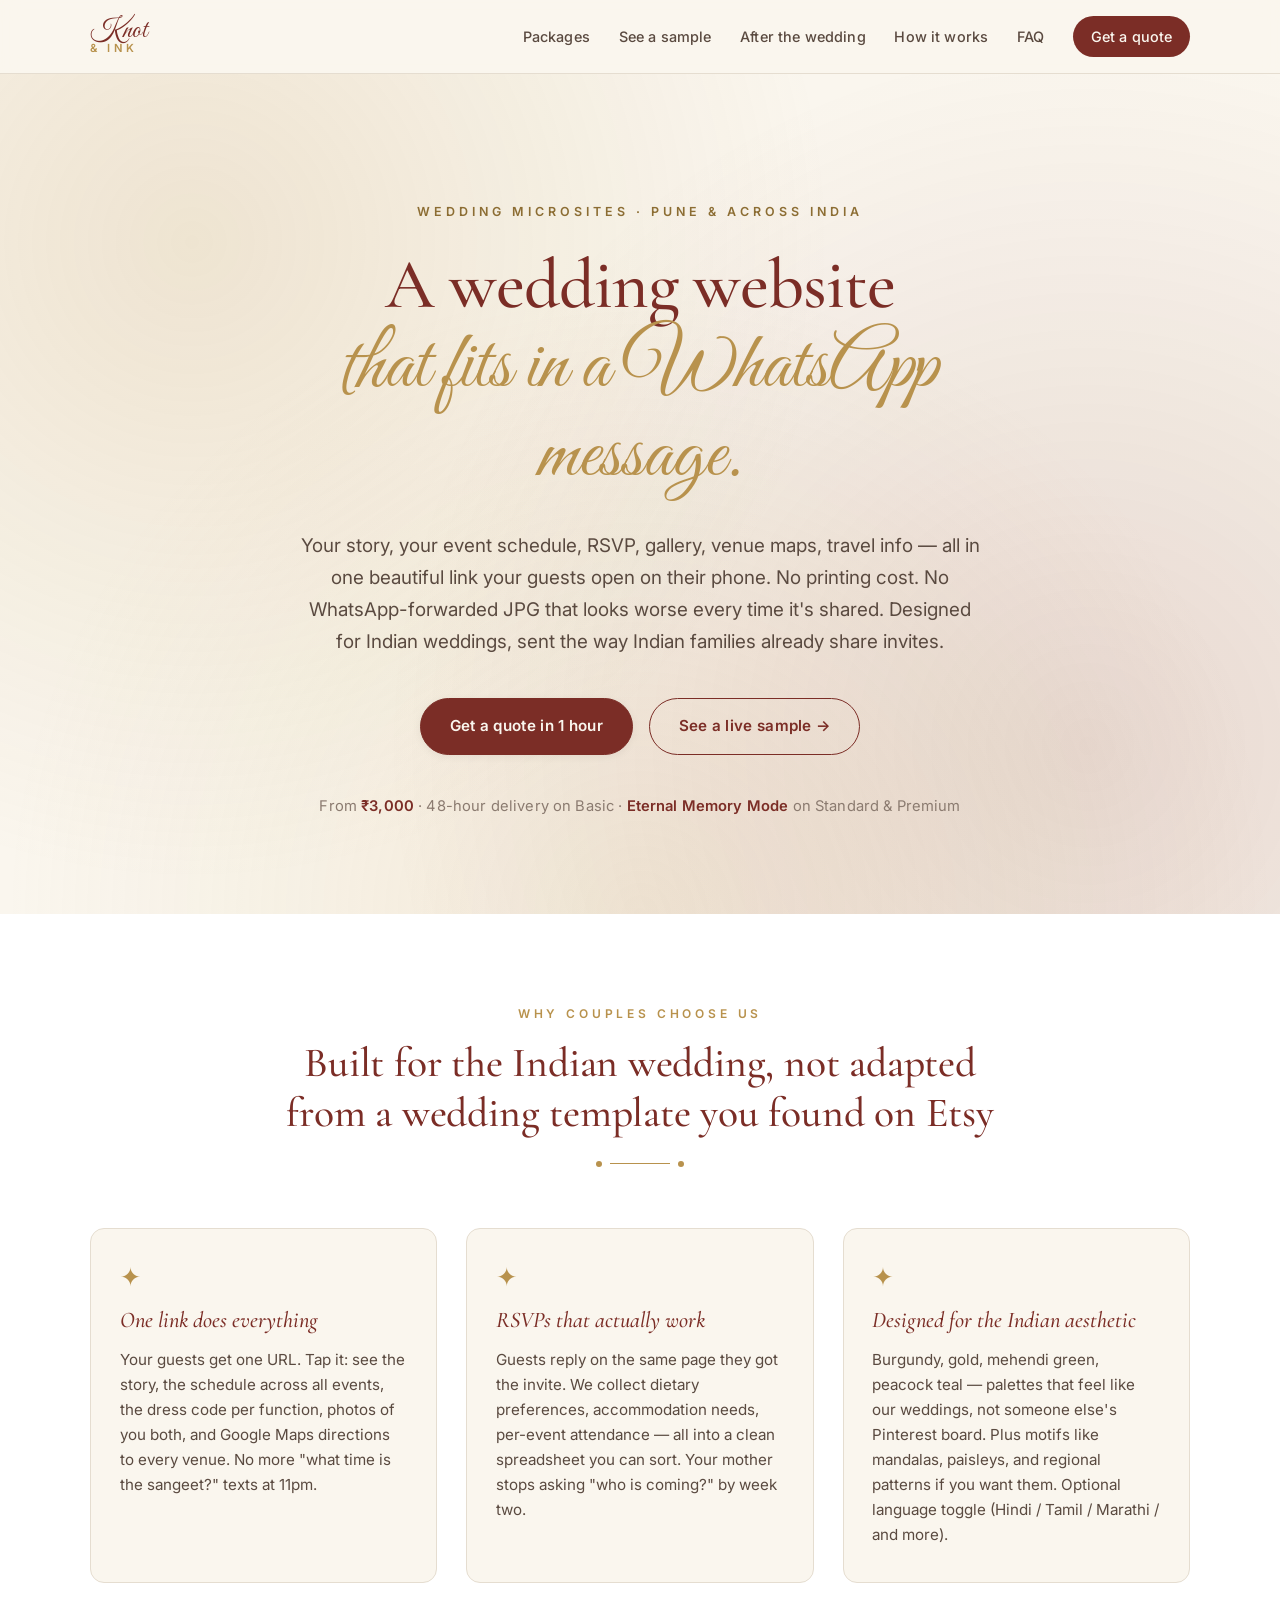
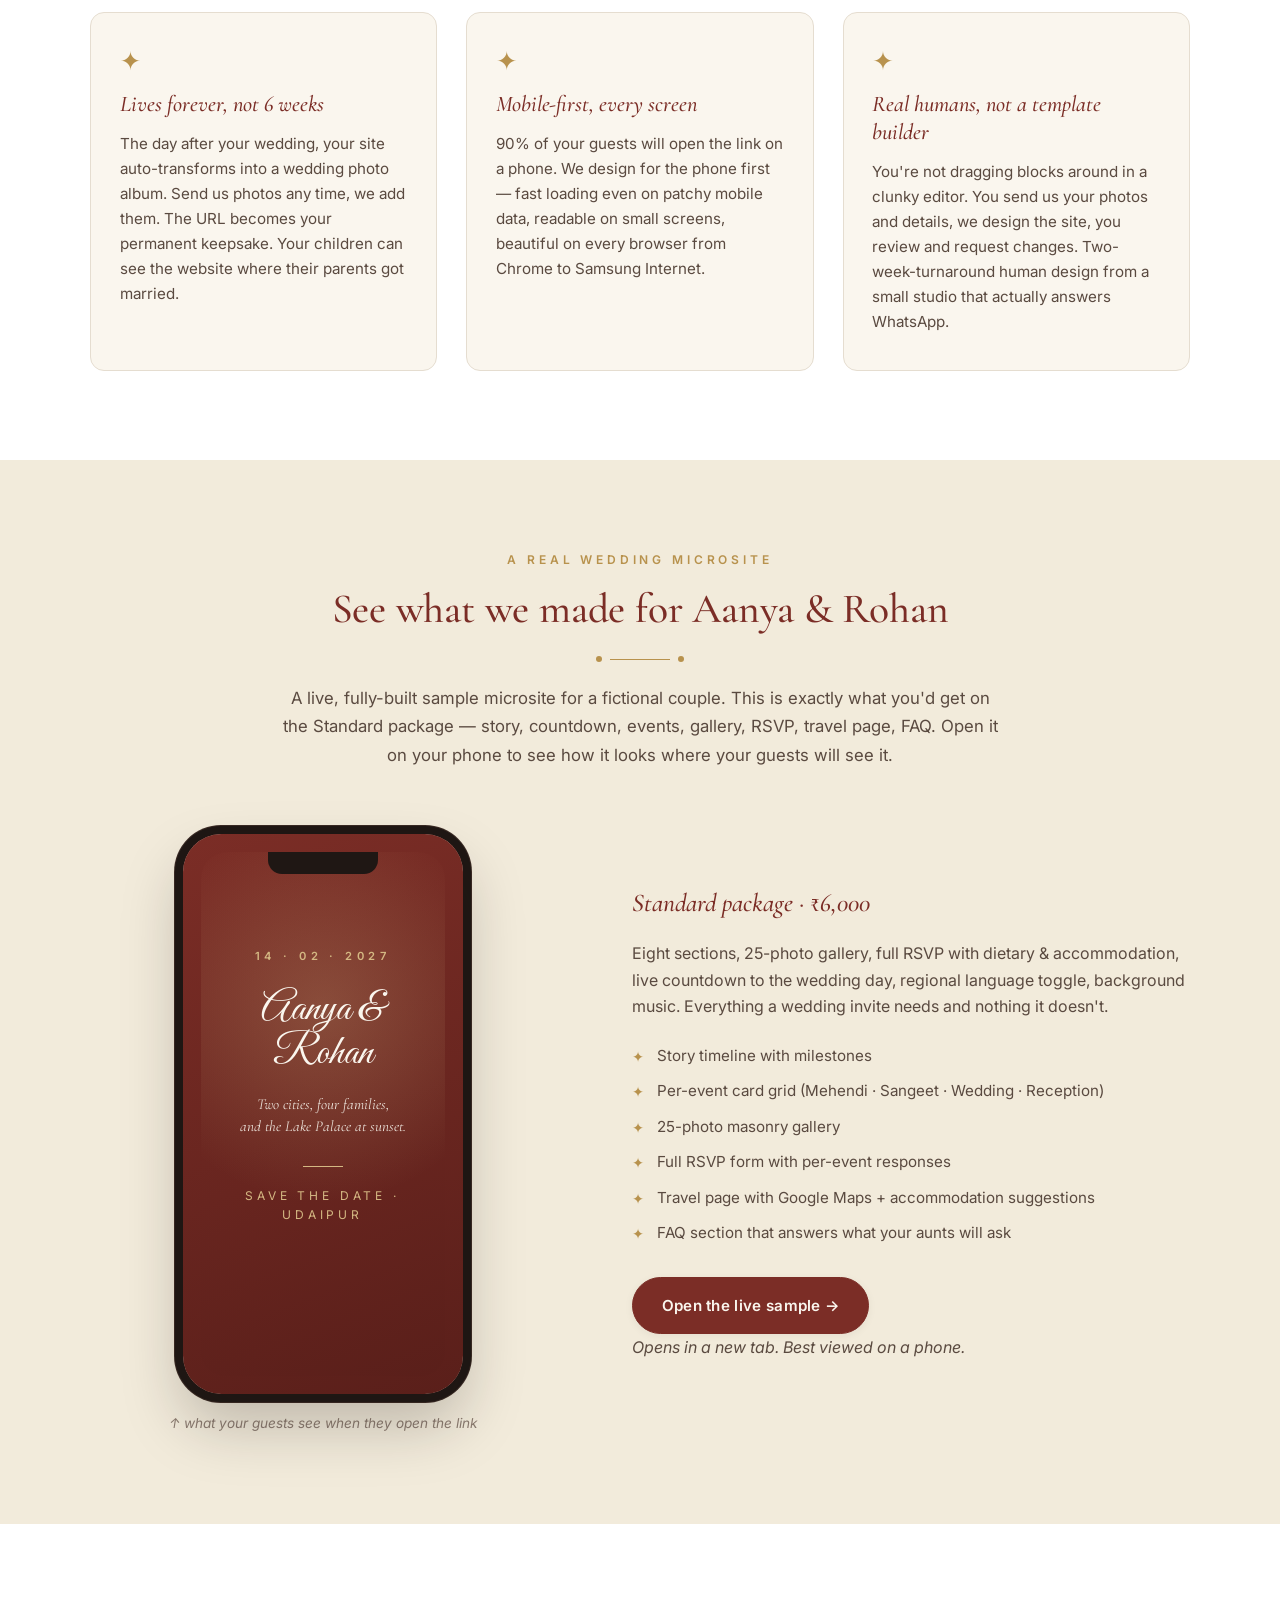
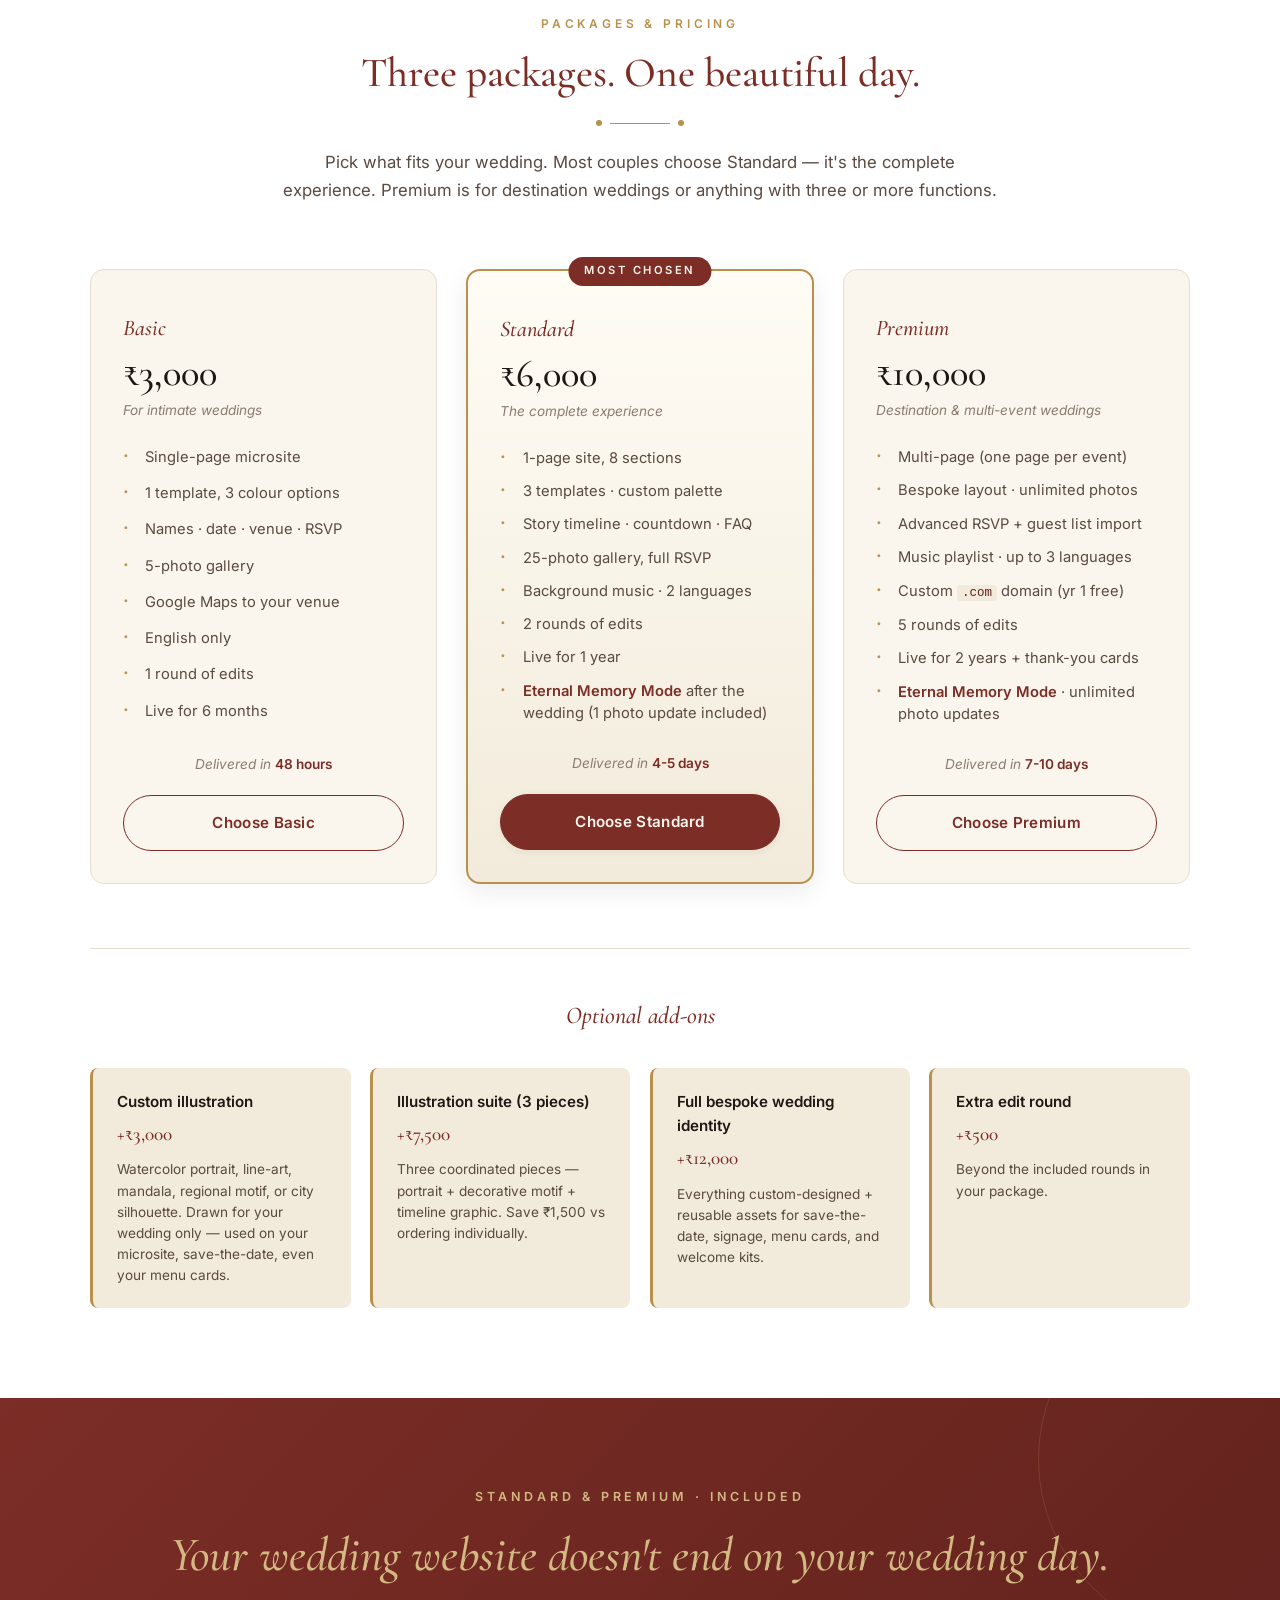
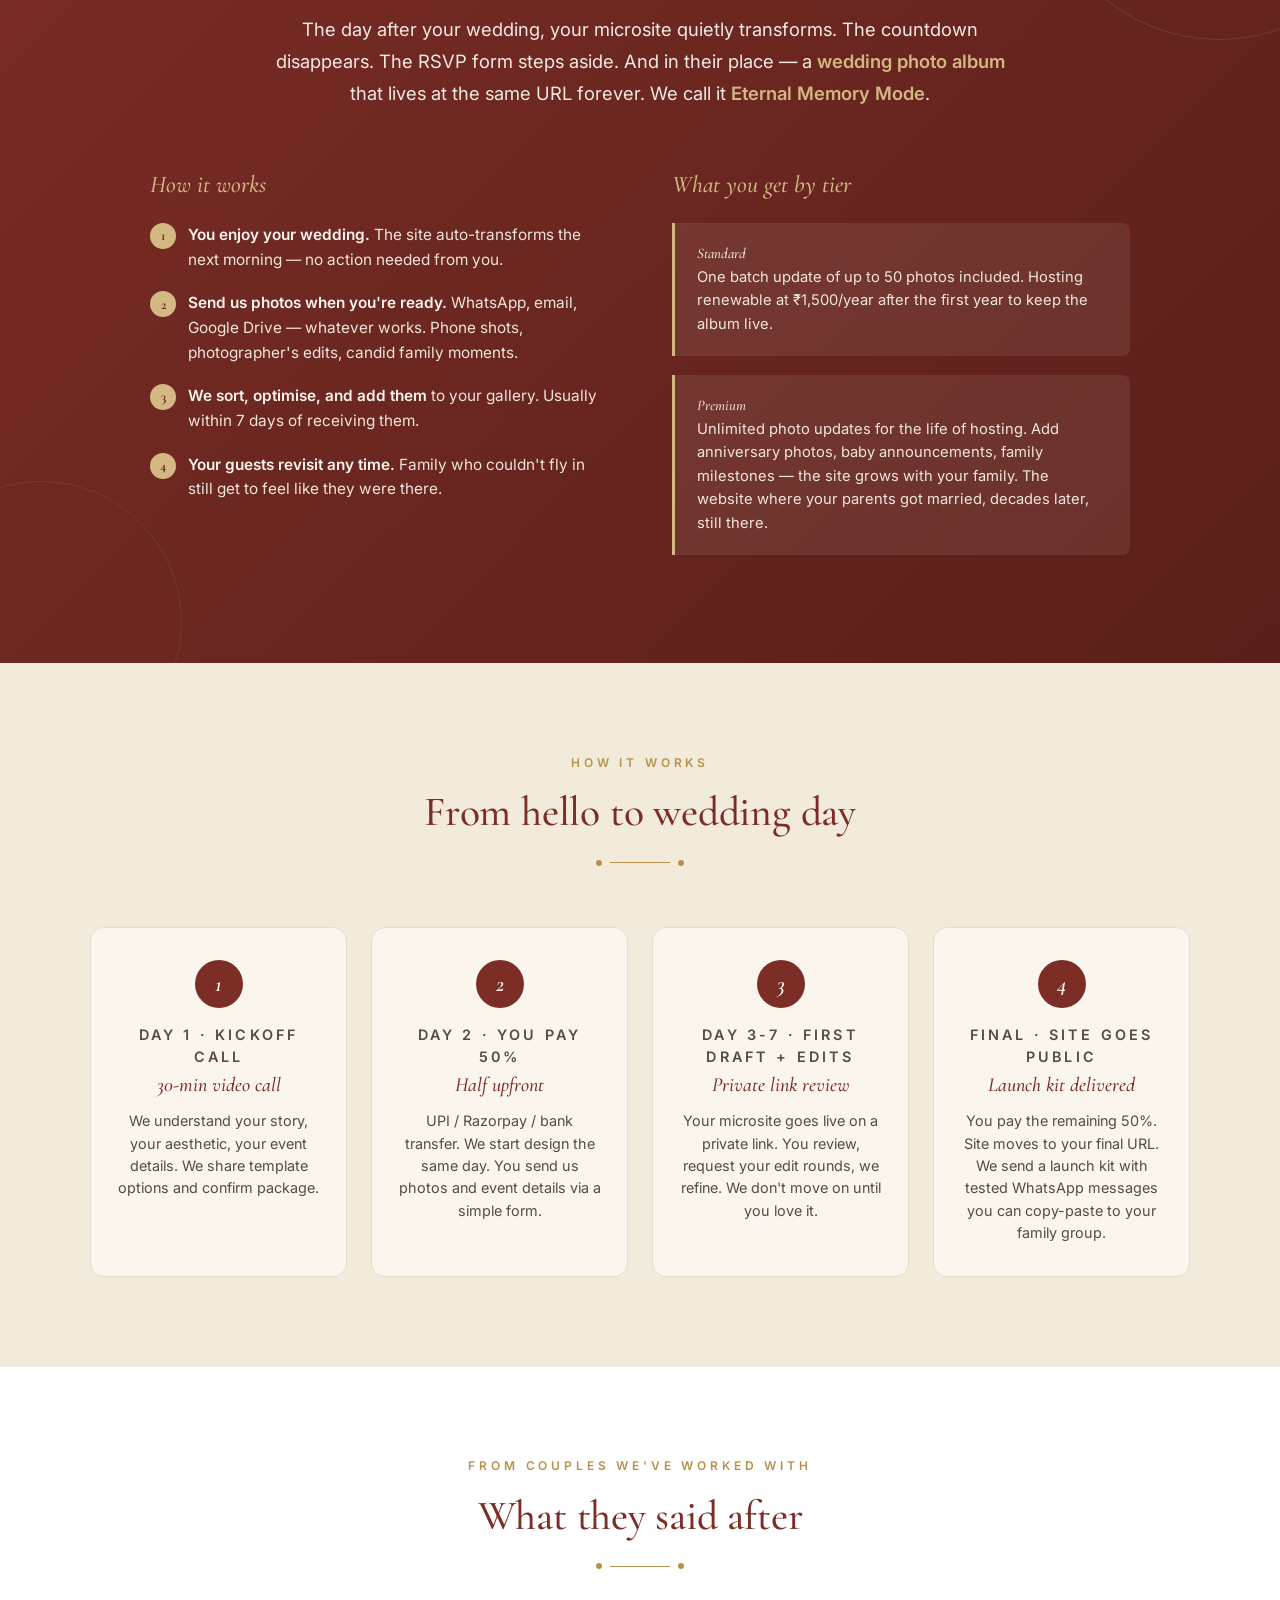
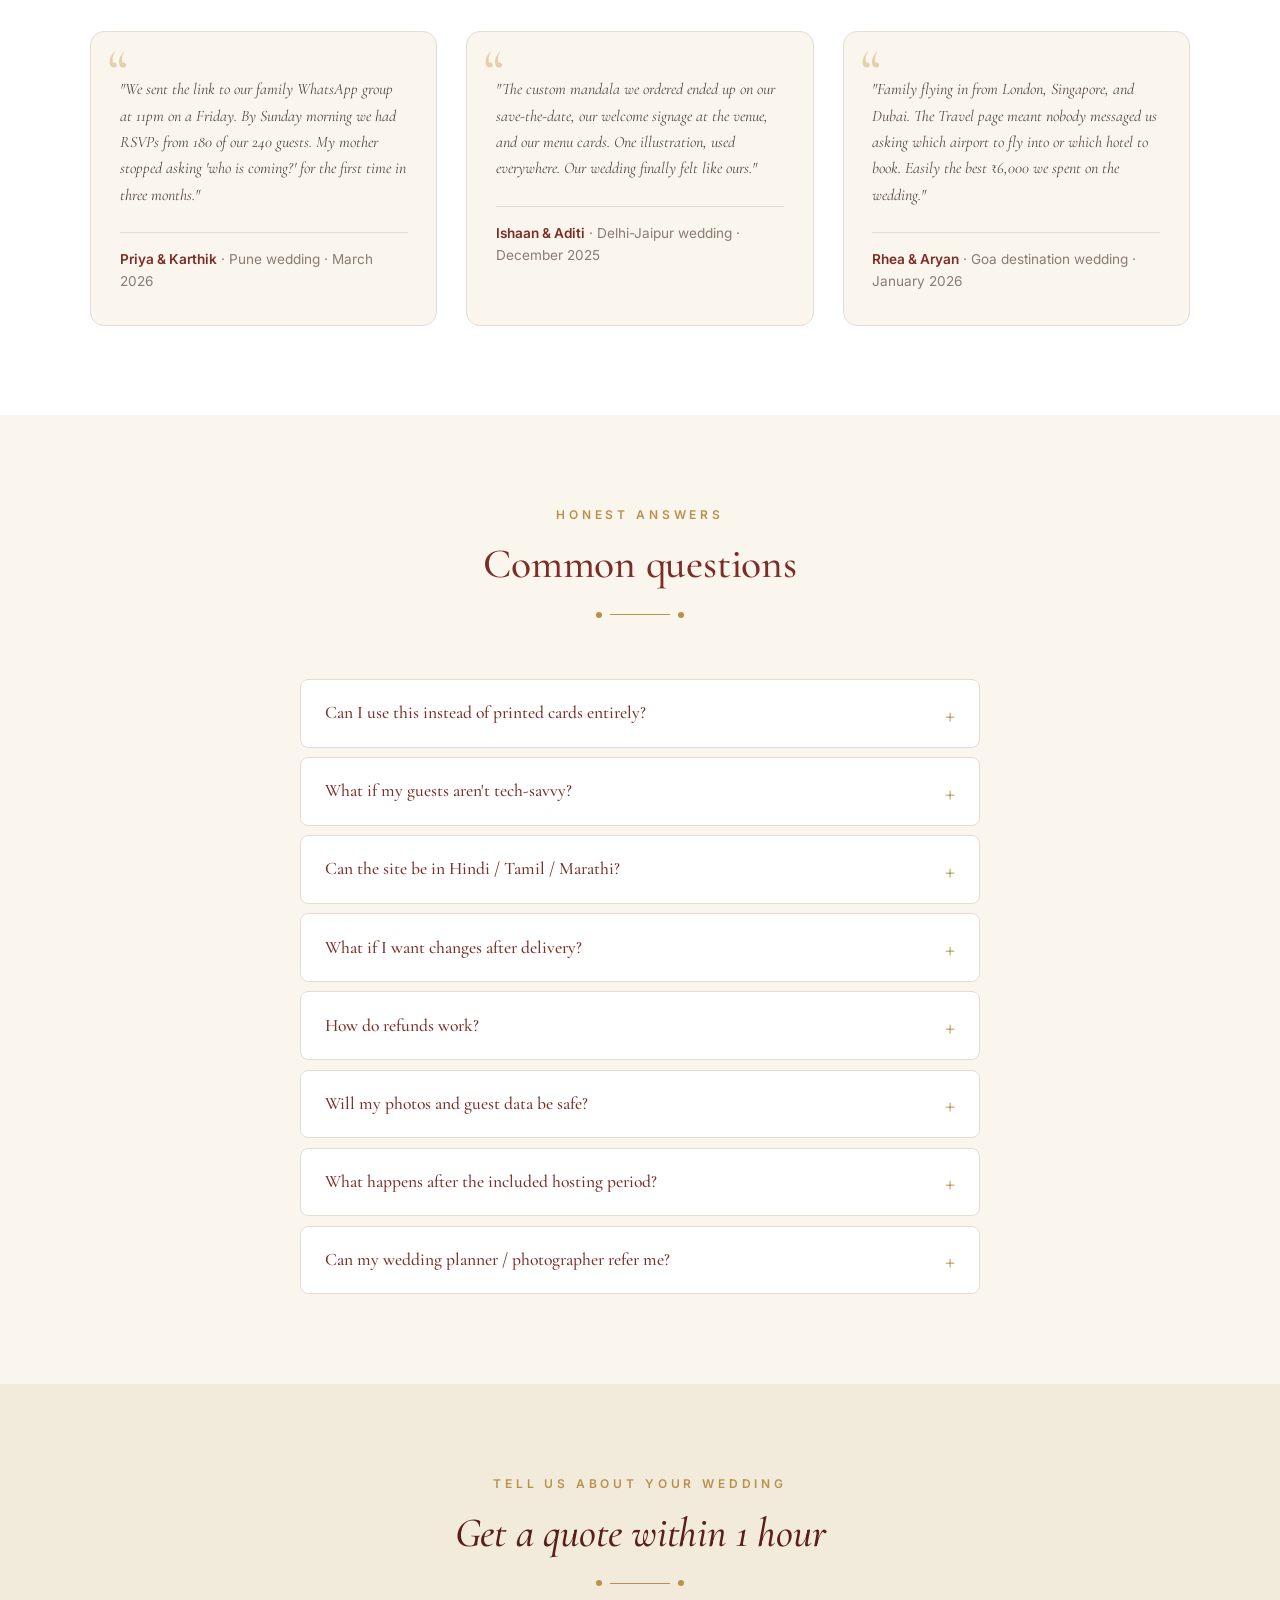
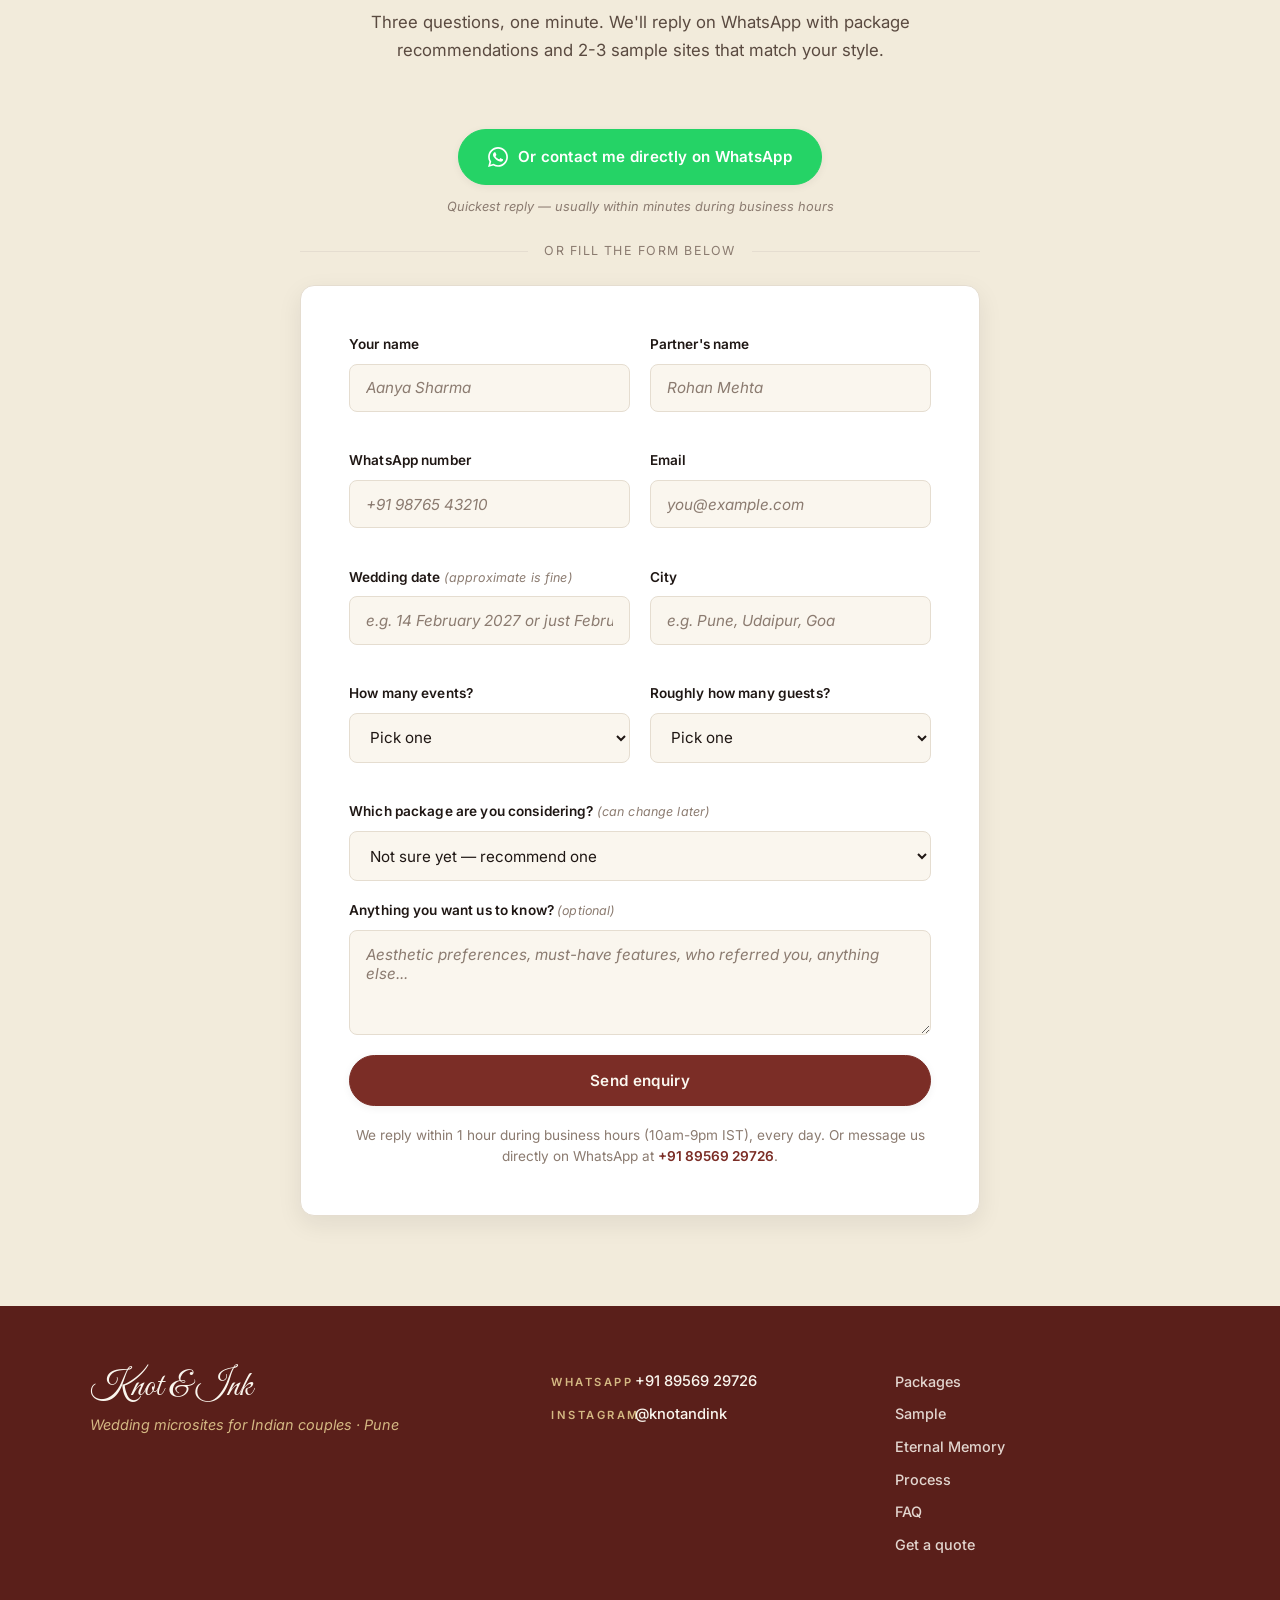
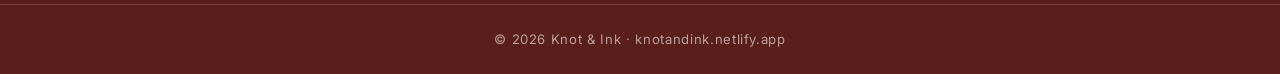
<file: deploy/index.html>
<!DOCTYPE html>
<html lang="en">
<head>
<meta charset="UTF-8" />
<meta name="viewport" content="width=device-width, initial-scale=1.0" />
<title>Knot &amp; Ink — Beautiful wedding microsites for Indian couples</title>
<meta name="description" content="Wedding microsites that get shared on WhatsApp instead of printed cards. Story, schedule, RSVP, gallery, travel info — all in one beautiful link. From ₹3,000." />
<meta property="og:title" content="Knot &amp; Ink — Wedding microsites for Indian couples" />
<meta property="og:description" content="A wedding website that fits in a WhatsApp message. From ₹3,000. Eternal Memory Mode included on Standard & Premium." />
<meta property="og:type" content="website" />
<link rel="stylesheet" href="styles.css" />
<link rel="preconnect" href="https://fonts.googleapis.com">
<link rel="preconnect" href="https://fonts.gstatic.com" crossorigin>
<link href="https://fonts.googleapis.com/css2?family=Cormorant+Garamond:ital,wght@0,400;0,500;0,600;1,400;1,500&family=Inter:wght@300;400;500;600;700&family=Great+Vibes&display=swap" rel="stylesheet">
</head>
<body>

<!-- ============================================ NAV ============================================ -->
<header class="nav" id="nav">
  <div class="wrap nav__inner">
    <a class="nav__brand" href="#top">
      <span class="nav__brand-script">Knot</span>
      <span class="nav__brand-mark">&amp; Ink</span>
    </a>
    <nav class="nav__links" aria-label="Primary">
      <a href="#packages">Packages</a>
      <a href="#sample">See a sample</a>
      <a href="#memory">After the wedding</a>
      <a href="#process">How it works</a>
      <a href="#faq">FAQ</a>
      <a href="#enquire" class="nav__cta">Get a quote</a>
    </nav>
    <button class="nav__menu-btn" id="menuBtn" aria-label="Menu" aria-expanded="false">
      <span></span><span></span><span></span>
    </button>
  </div>
</header>

<!-- ============================================ HERO ============================================ -->
<section class="hero" id="top">
  <div class="hero__bg" aria-hidden="true"></div>
  <div class="wrap hero__inner">
    <p class="hero__eyebrow">Wedding Microsites · Pune &amp; across India</p>
    <h1 class="hero__title">
      A wedding website<br>
      <em>that fits in a WhatsApp message.</em>
    </h1>
    <p class="hero__lede">
      Your story, your event schedule, RSVP, gallery, venue maps, travel
      info — all in one beautiful link your guests open on their phone.
      No printing cost. No WhatsApp-forwarded JPG that looks worse every
      time it's shared. Designed for Indian weddings, sent the way Indian
      families already share invites.
    </p>
    <div class="hero__cta-row">
      <a href="#enquire" class="btn btn--primary">Get a quote in 1 hour</a>
      <a href="#sample" class="btn btn--ghost">See a live sample →</a>
    </div>
    <p class="hero__trust">
      From <strong>₹3,000</strong> · 48-hour delivery on Basic ·
      <strong>Eternal Memory Mode</strong> on Standard &amp; Premium
    </p>
  </div>
</section>

<!-- ============================================ WHY US ============================================ -->
<section class="why">
  <div class="wrap">
    <header class="section__header">
      <p class="section__eyebrow">Why couples choose us</p>
      <h2 class="section__title">Built for the Indian wedding, not adapted from a wedding template you found on Etsy</h2>
      <div class="section__divider" aria-hidden="true"></div>
    </header>

    <div class="why__grid">
      <div class="why__card">
        <div class="why__icon" aria-hidden="true">✦</div>
        <h3>One link does everything</h3>
        <p>Your guests get one URL. Tap it: see the story, the schedule across all events, the dress code per function, photos of you both, and Google Maps directions to every venue. No more "what time is the sangeet?" texts at 11pm.</p>
      </div>
      <div class="why__card">
        <div class="why__icon" aria-hidden="true">✦</div>
        <h3>RSVPs that actually work</h3>
        <p>Guests reply on the same page they got the invite. We collect dietary preferences, accommodation needs, per-event attendance — all into a clean spreadsheet you can sort. Your mother stops asking "who is coming?" by week two.</p>
      </div>
      <div class="why__card">
        <div class="why__icon" aria-hidden="true">✦</div>
        <h3>Designed for the Indian aesthetic</h3>
        <p>Burgundy, gold, mehendi green, peacock teal — palettes that feel like our weddings, not someone else's Pinterest board. Plus motifs like mandalas, paisleys, and regional patterns if you want them. Optional language toggle (Hindi / Tamil / Marathi / and more).</p>
      </div>
      <div class="why__card">
        <div class="why__icon" aria-hidden="true">✦</div>
        <h3>Lives forever, not 6 weeks</h3>
        <p>The day after your wedding, your site auto-transforms into a wedding photo album. Send us photos any time, we add them. The URL becomes your permanent keepsake. Your children can see the website where their parents got married.</p>
      </div>
      <div class="why__card">
        <div class="why__icon" aria-hidden="true">✦</div>
        <h3>Mobile-first, every screen</h3>
        <p>90% of your guests will open the link on a phone. We design for the phone first — fast loading even on patchy mobile data, readable on small screens, beautiful on every browser from Chrome to Samsung Internet.</p>
      </div>
      <div class="why__card">
        <div class="why__icon" aria-hidden="true">✦</div>
        <h3>Real humans, not a template builder</h3>
        <p>You're not dragging blocks around in a clunky editor. You send us your photos and details, we design the site, you review and request changes. Two-week-turnaround human design from a small studio that actually answers WhatsApp.</p>
      </div>
    </div>
  </div>
</section>

<!-- ============================================ SAMPLE SHOWCASE ============================================ -->
<section class="sample" id="sample">
  <div class="wrap">
    <header class="section__header">
      <p class="section__eyebrow">A real wedding microsite</p>
      <h2 class="section__title">See what we made for Aanya &amp; Rohan</h2>
      <div class="section__divider" aria-hidden="true"></div>
      <p class="section__intro">A live, fully-built sample microsite for a fictional couple. This is exactly what you'd get on the Standard package — story, countdown, events, gallery, RSVP, travel page, FAQ. Open it on your phone to see how it looks where your guests will see it.</p>
    </header>

    <div class="sample__showcase">
      <a href="samples/aanya-rohan/" class="sample__phone" target="_blank" rel="noopener" aria-label="Open the live Aanya & Rohan sample microsite">
        <div class="sample__phone-frame">
          <div class="sample__phone-content">
            <p class="sample__phone-eyebrow">14 · 02 · 2027</p>
            <p class="sample__phone-script">Aanya &amp; Rohan</p>
            <p class="sample__phone-line">Two cities, four families,<br>and the Lake Palace at sunset.</p>
            <div class="sample__phone-divider" aria-hidden="true"></div>
            <p class="sample__phone-tag">Save the date · Udaipur</p>
            <span class="sample__phone-tap">Tap to open the live sample →</span>
          </div>
        </div>
        <p class="sample__phone-caption">↑ what your guests see when they open the link</p>
      </a>

      <div class="sample__copy">
        <h3>Standard package · ₹6,000</h3>
        <p>Eight sections, 25-photo gallery, full RSVP with dietary &amp; accommodation, live countdown to the wedding day, regional language toggle, background music. Everything a wedding invite needs and nothing it doesn't.</p>
        <ul class="sample__features">
          <li>Story timeline with milestones</li>
          <li>Per-event card grid (Mehendi · Sangeet · Wedding · Reception)</li>
          <li>25-photo masonry gallery</li>
          <li>Full RSVP form with per-event responses</li>
          <li>Travel page with Google Maps + accommodation suggestions</li>
          <li>FAQ section that answers what your aunts will ask</li>
        </ul>
        <a href="samples/aanya-rohan/" class="btn btn--primary" target="_blank" rel="noopener">Open the live sample →</a>
        <p class="sample__hint">Opens in a new tab. Best viewed on a phone.</p>
      </div>
    </div>
  </div>
</section>

<!-- ============================================ PACKAGES ============================================ -->
<section class="packages" id="packages">
  <div class="wrap">
    <header class="section__header">
      <p class="section__eyebrow">Packages &amp; pricing</p>
      <h2 class="section__title">Three packages. One beautiful day.</h2>
      <div class="section__divider" aria-hidden="true"></div>
      <p class="section__intro">Pick what fits your wedding. Most couples choose Standard — it's the complete experience. Premium is for destination weddings or anything with three or more functions.</p>
    </header>

    <div class="pkg-grid">

      <div class="pkg">
        <p class="pkg__tier">Basic</p>
        <p class="pkg__price">₹3,000</p>
        <p class="pkg__sub">For intimate weddings</p>
        <ul class="pkg__features">
          <li>Single-page microsite</li>
          <li>1 template, 3 colour options</li>
          <li>Names · date · venue · RSVP</li>
          <li>5-photo gallery</li>
          <li>Google Maps to your venue</li>
          <li>English only</li>
          <li>1 round of edits</li>
          <li>Live for 6 months</li>
        </ul>
        <p class="pkg__delivery">Delivered in <strong>48 hours</strong></p>
        <a href="#enquire" class="btn btn--ghost btn--block">Choose Basic</a>
      </div>

      <div class="pkg pkg--featured">
        <span class="pkg__badge">Most chosen</span>
        <p class="pkg__tier">Standard</p>
        <p class="pkg__price">₹6,000</p>
        <p class="pkg__sub">The complete experience</p>
        <ul class="pkg__features">
          <li>1-page site, 8 sections</li>
          <li>3 templates · custom palette</li>
          <li>Story timeline · countdown · FAQ</li>
          <li>25-photo gallery, full RSVP</li>
          <li>Background music · 2 languages</li>
          <li>2 rounds of edits</li>
          <li>Live for 1 year</li>
          <li><strong>Eternal Memory Mode</strong> after the wedding (1 photo update included)</li>
        </ul>
        <p class="pkg__delivery">Delivered in <strong>4-5 days</strong></p>
        <a href="#enquire" class="btn btn--primary btn--block">Choose Standard</a>
      </div>

      <div class="pkg">
        <p class="pkg__tier">Premium</p>
        <p class="pkg__price">₹10,000</p>
        <p class="pkg__sub">Destination &amp; multi-event weddings</p>
        <ul class="pkg__features">
          <li>Multi-page (one page per event)</li>
          <li>Bespoke layout · unlimited photos</li>
          <li>Advanced RSVP + guest list import</li>
          <li>Music playlist · up to 3 languages</li>
          <li>Custom <code>.com</code> domain (yr 1 free)</li>
          <li>5 rounds of edits</li>
          <li>Live for 2 years + thank-you cards</li>
          <li><strong>Eternal Memory Mode</strong> · unlimited photo updates</li>
        </ul>
        <p class="pkg__delivery">Delivered in <strong>7-10 days</strong></p>
        <a href="#enquire" class="btn btn--ghost btn--block">Choose Premium</a>
      </div>

    </div>

    <div class="addons">
      <h3 class="addons__title">Optional add-ons</h3>
      <div class="addons__grid">
        <div class="addon">
          <p class="addon__name">Custom illustration</p>
          <p class="addon__price">+₹3,000</p>
          <p class="addon__desc">Watercolor portrait, line-art, mandala, regional motif, or city silhouette. Drawn for your wedding only — used on your microsite, save-the-date, even your menu cards.</p>
        </div>
        <div class="addon">
          <p class="addon__name">Illustration suite (3 pieces)</p>
          <p class="addon__price">+₹7,500</p>
          <p class="addon__desc">Three coordinated pieces — portrait + decorative motif + timeline graphic. Save ₹1,500 vs ordering individually.</p>
        </div>
        <div class="addon">
          <p class="addon__name">Full bespoke wedding identity</p>
          <p class="addon__price">+₹12,000</p>
          <p class="addon__desc">Everything custom-designed + reusable assets for save-the-date, signage, menu cards, and welcome kits.</p>
        </div>
        <div class="addon">
          <p class="addon__name">Extra edit round</p>
          <p class="addon__price">+₹500</p>
          <p class="addon__desc">Beyond the included rounds in your package.</p>
        </div>
      </div>
    </div>
  </div>
</section>

<!-- ============================================ ETERNAL MEMORY ============================================ -->
<section class="memory" id="memory">
  <div class="wrap memory__inner">
    <p class="memory__eyebrow">Standard &amp; Premium · Included</p>
    <h2 class="memory__title"><em>Your wedding website doesn't end on your wedding day.</em></h2>
    <p class="memory__lede">
      The day after your wedding, your microsite quietly transforms.
      The countdown disappears. The RSVP form steps aside. And in their
      place — a <strong>wedding photo album</strong> that lives at the
      same URL forever. We call it <strong>Eternal Memory Mode</strong>.
    </p>

    <div class="memory__cols">
      <div class="memory__col">
        <h3>How it works</h3>
        <ol>
          <li><strong>You enjoy your wedding.</strong> The site auto-transforms the next morning — no action needed from you.</li>
          <li><strong>Send us photos when you're ready.</strong> WhatsApp, email, Google Drive — whatever works. Phone shots, photographer's edits, candid family moments.</li>
          <li><strong>We sort, optimise, and add them</strong> to your gallery. Usually within 7 days of receiving them.</li>
          <li><strong>Your guests revisit any time.</strong> Family who couldn't fly in still get to feel like they were there.</li>
        </ol>
      </div>

      <div class="memory__col">
        <h3>What you get by tier</h3>
        <div class="memory__tier">
          <p class="memory__tier-name">Standard</p>
          <p>One batch update of up to 50 photos included. Hosting renewable at ₹1,500/year after the first year to keep the album live.</p>
        </div>
        <div class="memory__tier">
          <p class="memory__tier-name">Premium</p>
          <p>Unlimited photo updates for the life of hosting. Add anniversary photos, baby announcements, family milestones — the site grows with your family. The website where your parents got married, decades later, still there.</p>
        </div>
      </div>
    </div>
  </div>
</section>

<!-- ============================================ PROCESS ============================================ -->
<section class="process" id="process">
  <div class="wrap">
    <header class="section__header">
      <p class="section__eyebrow">How it works</p>
      <h2 class="section__title">From hello to wedding day</h2>
      <div class="section__divider" aria-hidden="true"></div>
    </header>

    <div class="process__steps">
      <div class="process__step">
        <div class="process__num">1</div>
        <p class="process__when">Day 1 · Kickoff call</p>
        <h3>30-min video call</h3>
        <p>We understand your story, your aesthetic, your event details. We share template options and confirm package.</p>
      </div>
      <div class="process__step">
        <div class="process__num">2</div>
        <p class="process__when">Day 2 · You pay 50%</p>
        <h3>Half upfront</h3>
        <p>UPI / Razorpay / bank transfer. We start design the same day. You send us photos and event details via a simple form.</p>
      </div>
      <div class="process__step">
        <div class="process__num">3</div>
        <p class="process__when">Day 3-7 · First draft + edits</p>
        <h3>Private link review</h3>
        <p>Your microsite goes live on a private link. You review, request your edit rounds, we refine. We don't move on until you love it.</p>
      </div>
      <div class="process__step">
        <div class="process__num">4</div>
        <p class="process__when">Final · Site goes public</p>
        <h3>Launch kit delivered</h3>
        <p>You pay the remaining 50%. Site moves to your final URL. We send a launch kit with tested WhatsApp messages you can copy-paste to your family group.</p>
      </div>
    </div>
  </div>
</section>

<!-- ============================================ TESTIMONIALS ============================================ -->
<section class="testimonials">
  <div class="wrap">
    <header class="section__header">
      <p class="section__eyebrow">From couples we've worked with</p>
      <h2 class="section__title">What they said after</h2>
      <div class="section__divider" aria-hidden="true"></div>
    </header>

    <div class="testimonials__grid">
      <blockquote class="testimonial">
        <p class="testimonial__quote">"We sent the link to our family WhatsApp group at 11pm on a Friday. By Sunday morning we had RSVPs from 180 of our 240 guests. My mother stopped asking 'who is coming?' for the first time in three months."</p>
        <footer><strong>Priya &amp; Karthik</strong> · Pune wedding · March 2026</footer>
      </blockquote>

      <blockquote class="testimonial">
        <p class="testimonial__quote">"The custom mandala we ordered ended up on our save-the-date, our welcome signage at the venue, and our menu cards. One illustration, used everywhere. Our wedding finally felt like ours."</p>
        <footer><strong>Ishaan &amp; Aditi</strong> · Delhi-Jaipur wedding · December 2025</footer>
      </blockquote>

      <blockquote class="testimonial">
        <p class="testimonial__quote">"Family flying in from London, Singapore, and Dubai. The Travel page meant nobody messaged us asking which airport to fly into or which hotel to book. Easily the best ₹6,000 we spent on the wedding."</p>
        <footer><strong>Rhea &amp; Aryan</strong> · Goa destination wedding · January 2026</footer>
      </blockquote>
    </div>
  </div>
</section>

<!-- ============================================ FAQ ============================================ -->
<section class="faq" id="faq">
  <div class="wrap wrap--narrow">
    <header class="section__header">
      <p class="section__eyebrow">Honest answers</p>
      <h2 class="section__title">Common questions</h2>
      <div class="section__divider" aria-hidden="true"></div>
    </header>

    <div class="faq__list">
      <details class="faq__item">
        <summary>Can I use this instead of printed cards entirely?</summary>
        <p>Most of our couples do exactly that — they save the printing cost (often ₹15-40k for 200 cards) and put it elsewhere. A small number do both: a single luxe printed card for grandparents and the immediate family, microsite for everyone else. Either way works.</p>
      </details>
      <details class="faq__item">
        <summary>What if my guests aren't tech-savvy?</summary>
        <p>If they can open a WhatsApp message, they can open the microsite. There's no app, no login, no signup. They tap the link, the site opens, they tap RSVP, they fill three fields. We've designed for grandparents.</p>
      </details>
      <details class="faq__item">
        <summary>Can the site be in Hindi / Tamil / Marathi?</summary>
        <p>Yes. Standard package includes English + 1 regional language with a toggle. Premium goes up to 3. Currently supported: Hindi, Tamil, Telugu, Marathi, Kannada, Malayalam, Bengali, Punjabi, Gujarati. Ask if you need another.</p>
      </details>
      <details class="faq__item">
        <summary>What if I want changes after delivery?</summary>
        <p>Each package includes edit rounds (1 / 2 / 5 for Basic / Standard / Premium). Beyond that, additional rounds are ₹500 each. We hold this line firmly — without it, hourly rates collapse and we can't keep prices low.</p>
      </details>
      <details class="faq__item">
        <summary>How do refunds work?</summary>
        <p>50% upfront, 50% on delivery. The 50% upfront is non-refundable once design starts (because we've already done the work). If you cancel before we begin design, full refund. Once your site is live and you've paid the balance, no further refunds — but we keep working on edit rounds until you're happy within your package limit.</p>
      </details>
      <details class="faq__item">
        <summary>Will my photos and guest data be safe?</summary>
        <p>Site is SSL-secured (green padlock). Guest RSVP data is stored in a private spreadsheet only you and we can access. Your photos are hosted on industry-standard image CDN — same providers used by major news sites. We never reuse your photos for marketing without your written permission.</p>
      </details>
      <details class="faq__item">
        <summary>What happens after the included hosting period?</summary>
        <p>Basic stays live for 6 months. Standard for 1 year, Premium for 2 years. After that, hosting is renewable at ₹1,500/year — most couples renew at least once because the site has become their wedding album. If you don't renew, the site is archived and we keep your final files for 2 more years in case you change your mind.</p>
      </details>
      <details class="faq__item">
        <summary>Can my wedding planner / photographer refer me?</summary>
        <p>Yes — and they'll get a 15% commission. Mention them in the enquiry form so we know to credit them. (Doesn't change your price.)</p>
      </details>
    </div>
  </div>
</section>

<!-- ============================================ ENQUIRY FORM ============================================ -->
<section class="enquire" id="enquire">
  <div class="wrap wrap--narrow">
    <header class="section__header">
      <p class="section__eyebrow">Tell us about your wedding</p>
      <h2 class="section__title"><em>Get a quote within 1 hour</em></h2>
      <div class="section__divider" aria-hidden="true"></div>
      <p class="section__intro">Three questions, one minute. We'll reply on WhatsApp with package recommendations and 2-3 sample sites that match your style.</p>
    </header>

    <div class="enquire-direct">
      <a href="https://wa.me/918956929726?text=Hi%20Knot%20%26%20Ink%2C%20I%27d%20like%20to%20enquire%20about%20a%20wedding%20microsite." class="btn btn--whatsapp" target="_blank" rel="noopener">
        <svg class="btn__wa-icon" width="20" height="20" viewBox="0 0 24 24" fill="currentColor" aria-hidden="true"><path d="M.057 24l1.687-6.163c-1.041-1.804-1.588-3.849-1.587-5.946.003-6.556 5.338-11.891 11.893-11.891 3.181.001 6.167 1.24 8.413 3.488 2.245 2.248 3.481 5.236 3.48 8.414-.003 6.557-5.338 11.892-11.893 11.892-1.99-.001-3.951-.5-5.688-1.448l-6.305 1.654zm6.597-3.807c1.676.995 3.276 1.591 5.392 1.592 5.448 0 9.886-4.434 9.889-9.885.002-5.462-4.415-9.89-9.881-9.892-5.452 0-9.887 4.434-9.889 9.884-.001 2.225.651 3.891 1.746 5.634l-.999 3.648 3.742-.981zm11.387-5.464c-.074-.124-.272-.198-.57-.347-.297-.149-1.758-.868-2.031-.967-.272-.099-.47-.149-.669.149-.198.297-.768.967-.941 1.165-.173.198-.347.223-.644.074-.297-.149-1.255-.462-2.39-1.475-.883-.788-1.48-1.761-1.653-2.059-.173-.297-.018-.458.13-.606.134-.133.297-.347.446-.521.151-.172.2-.296.3-.495.099-.198.05-.372-.025-.521-.075-.149-.669-1.612-.916-2.207-.242-.579-.487-.501-.669-.51l-.57-.01c-.198 0-.52.074-.792.372s-1.04 1.016-1.04 2.479 1.065 2.876 1.213 3.074c.149.198 2.095 3.2 5.076 4.487.709.306 1.263.489 1.694.626.712.226 1.36.194 1.872.118.571-.085 1.758-.719 2.006-1.413.248-.695.248-1.29.173-1.414z"/></svg>
        Or contact me directly on WhatsApp
      </a>
      <p class="enquire-direct__note">Quickest reply — usually within minutes during business hours</p>
    </div>

    <p class="enquire-divider"><span>or fill the form below</span></p>

    <form class="enquire-form" id="enquireForm" name="enquiry" method="POST" data-netlify="true" data-netlify-honeypot="bot-field" novalidate>
      <input type="hidden" name="form-name" value="enquiry" />
      <p class="enquire-form__hp" hidden>
        <label>Don't fill this out if you're human: <input name="bot-field" /></label>
      </p>
      <div class="form-row form-row--two">
        <label class="field">
          <span class="field__label">Your name</span>
          <input type="text" name="name" required placeholder="Aanya Sharma" />
        </label>
        <label class="field">
          <span class="field__label">Partner's name</span>
          <input type="text" name="partner" required placeholder="Rohan Mehta" />
        </label>
      </div>

      <div class="form-row form-row--two">
        <label class="field">
          <span class="field__label">WhatsApp number</span>
          <input type="tel" name="phone" required placeholder="+91 98765 43210" />
        </label>
        <label class="field">
          <span class="field__label">Email</span>
          <input type="email" name="email" required placeholder="you@example.com" />
        </label>
      </div>

      <div class="form-row form-row--two">
        <label class="field">
          <span class="field__label">Wedding date <span class="field__opt">(approximate is fine)</span></span>
          <input type="text" name="date" required placeholder="e.g. 14 February 2027 or just February 2027" />
        </label>
        <label class="field">
          <span class="field__label">City</span>
          <input type="text" name="city" required placeholder="e.g. Pune, Udaipur, Goa" />
        </label>
      </div>

      <div class="form-row form-row--two">
        <label class="field">
          <span class="field__label">How many events?</span>
          <select name="events" required>
            <option value="">Pick one</option>
            <option>Just the wedding + reception</option>
            <option>Mehendi + Sangeet + Wedding + Reception</option>
            <option>Full schedule (5+ events incl. roka, haldi, etc.)</option>
            <option>Destination wedding (multi-day)</option>
          </select>
        </label>
        <label class="field">
          <span class="field__label">Roughly how many guests?</span>
          <select name="guests" required>
            <option value="">Pick one</option>
            <option>Up to 100</option>
            <option>100 – 250</option>
            <option>250 – 500</option>
            <option>500+</option>
          </select>
        </label>
      </div>

      <label class="field">
        <span class="field__label">Which package are you considering? <span class="field__opt">(can change later)</span></span>
        <select name="package">
          <option value="">Not sure yet — recommend one</option>
          <option>Basic (₹3,000)</option>
          <option>Standard (₹6,000)</option>
          <option>Premium (₹10,000)</option>
          <option>Premium + custom illustrations</option>
        </select>
      </label>

      <label class="field">
        <span class="field__label">Anything you want us to know? <span class="field__opt">(optional)</span></span>
        <textarea name="notes" rows="4" placeholder="Aesthetic preferences, must-have features, who referred you, anything else..."></textarea>
      </label>

      <button type="submit" class="btn btn--primary btn--block">Send enquiry</button>
      <p class="enquire-form__note">We reply within 1 hour during business hours (10am-9pm IST), every day. Or message us directly on WhatsApp at <a href="https://wa.me/918956929726">+91 89569 29726</a>.</p>
    </form>

    <div class="enquire-form__success" id="enquireSuccess" hidden>
      <p class="enquire-form__success-mark">✓</p>
      <h3>Got it — talk soon</h3>
      <p>We've received your enquiry and will reply on WhatsApp within an hour. Meanwhile, take another look at the <a href="samples/aanya-rohan/" target="_blank" rel="noopener">live sample</a>.</p>
    </div>
  </div>
</section>

<!-- ============================================ FOOTER ============================================ -->
<footer class="footer">
  <div class="wrap footer__inner">
    <div class="footer__brand">
      <p class="footer__brand-script">Knot &amp; Ink</p>
      <p class="footer__tag">Wedding microsites for Indian couples · Pune</p>
    </div>
    <div class="footer__contact">
      <p><span>WhatsApp</span> <a href="https://wa.me/918956929726">+91 89569 29726</a></p>
      <p><span>Instagram</span> <a href="https://instagram.com/knotandink" rel="noopener">@knotandink</a></p>
    </div>
    <div class="footer__nav">
      <a href="#packages">Packages</a>
      <a href="#sample">Sample</a>
      <a href="#memory">Eternal Memory</a>
      <a href="#process">Process</a>
      <a href="#faq">FAQ</a>
      <a href="#enquire">Get a quote</a>
    </div>
  </div>
  <div class="footer__bar">
    <p>© 2026 Knot &amp; Ink · knotandink.netlify.app</p>
  </div>
</footer>

<script src="script.js"></script>
</body>
</html>
</file>
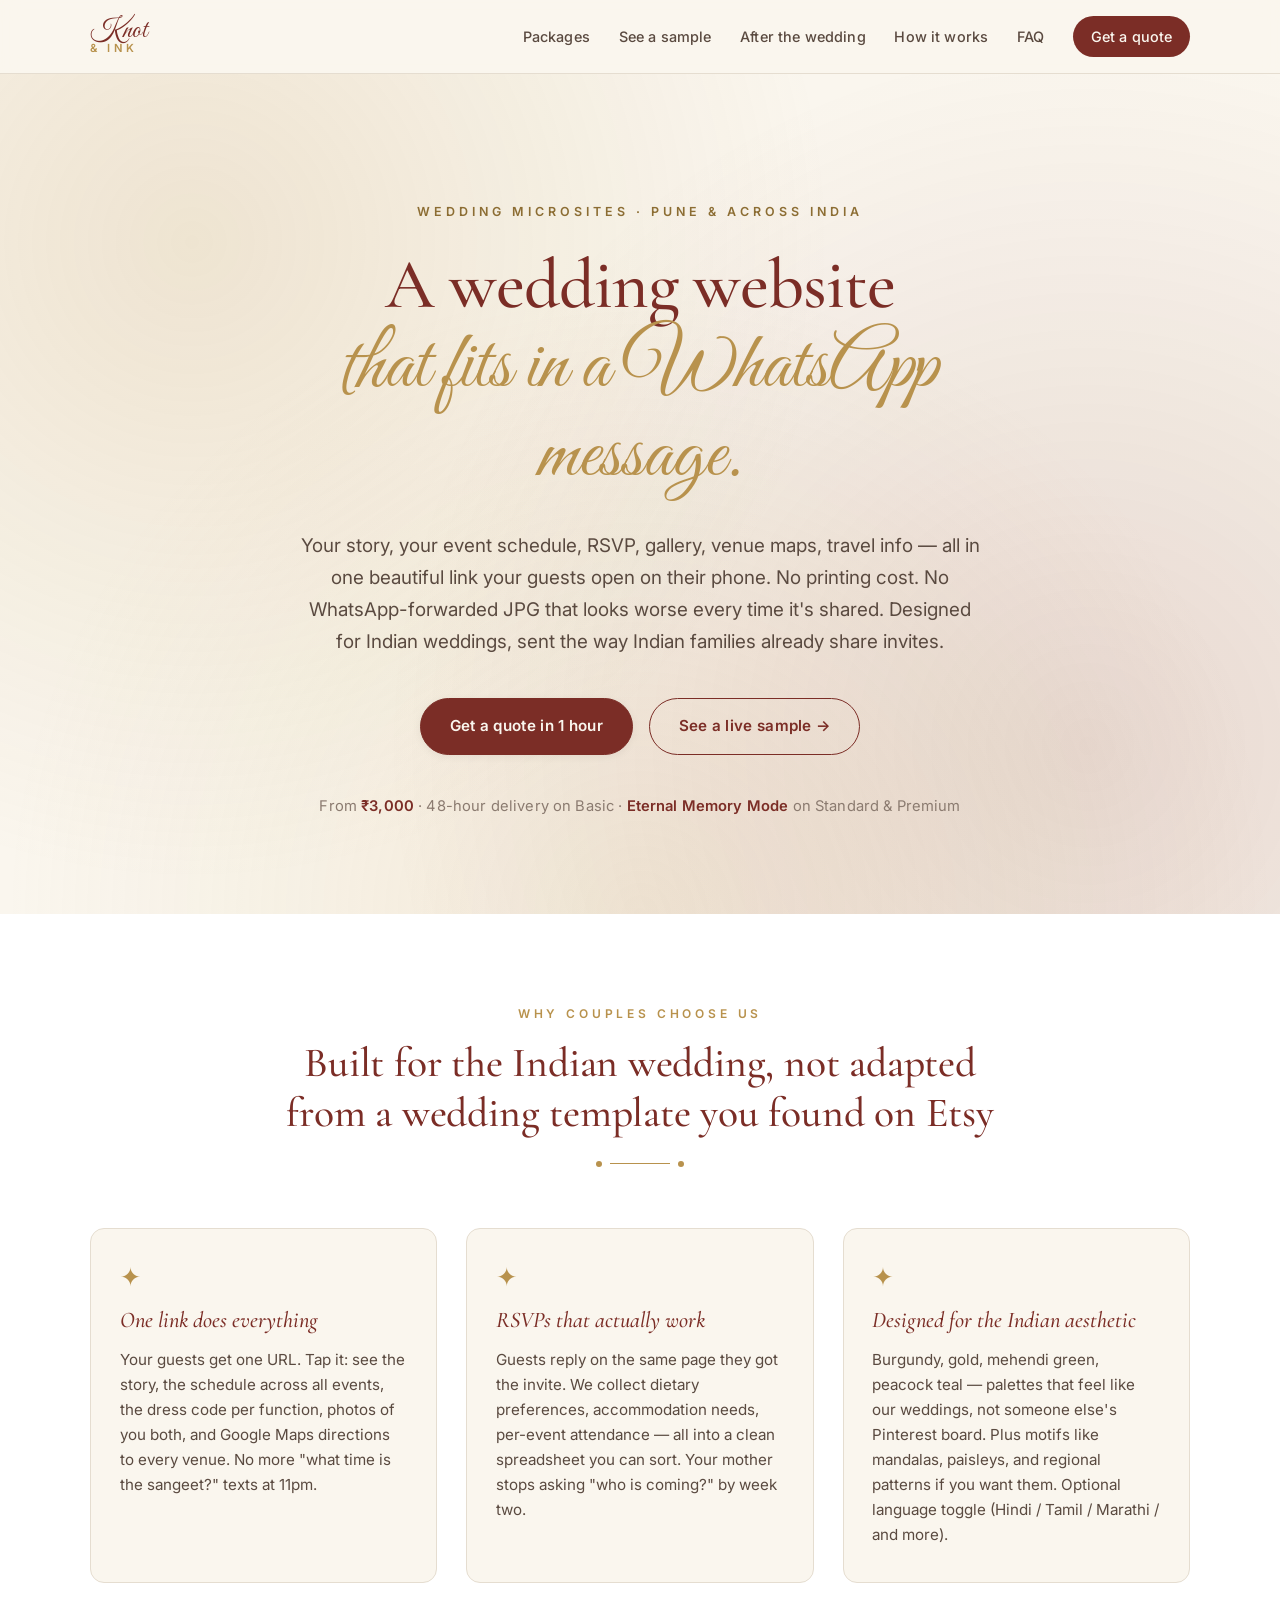
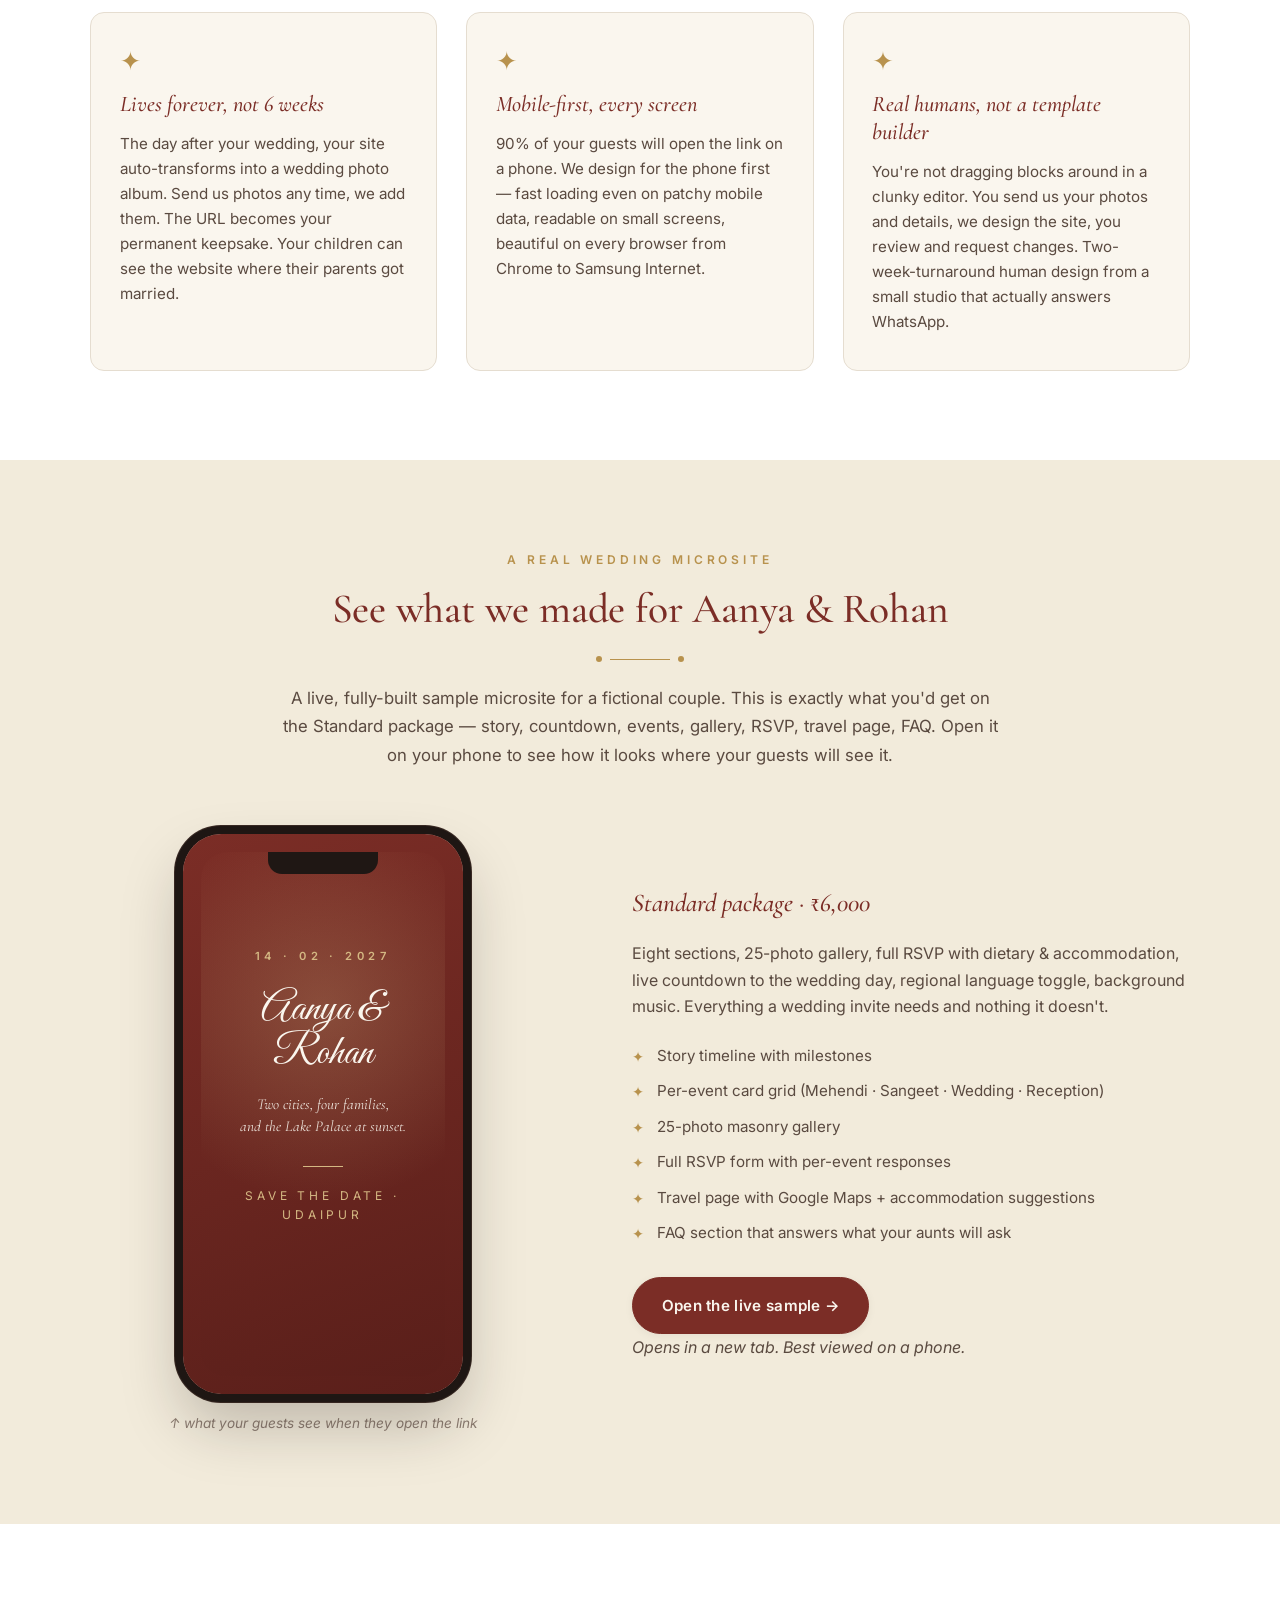
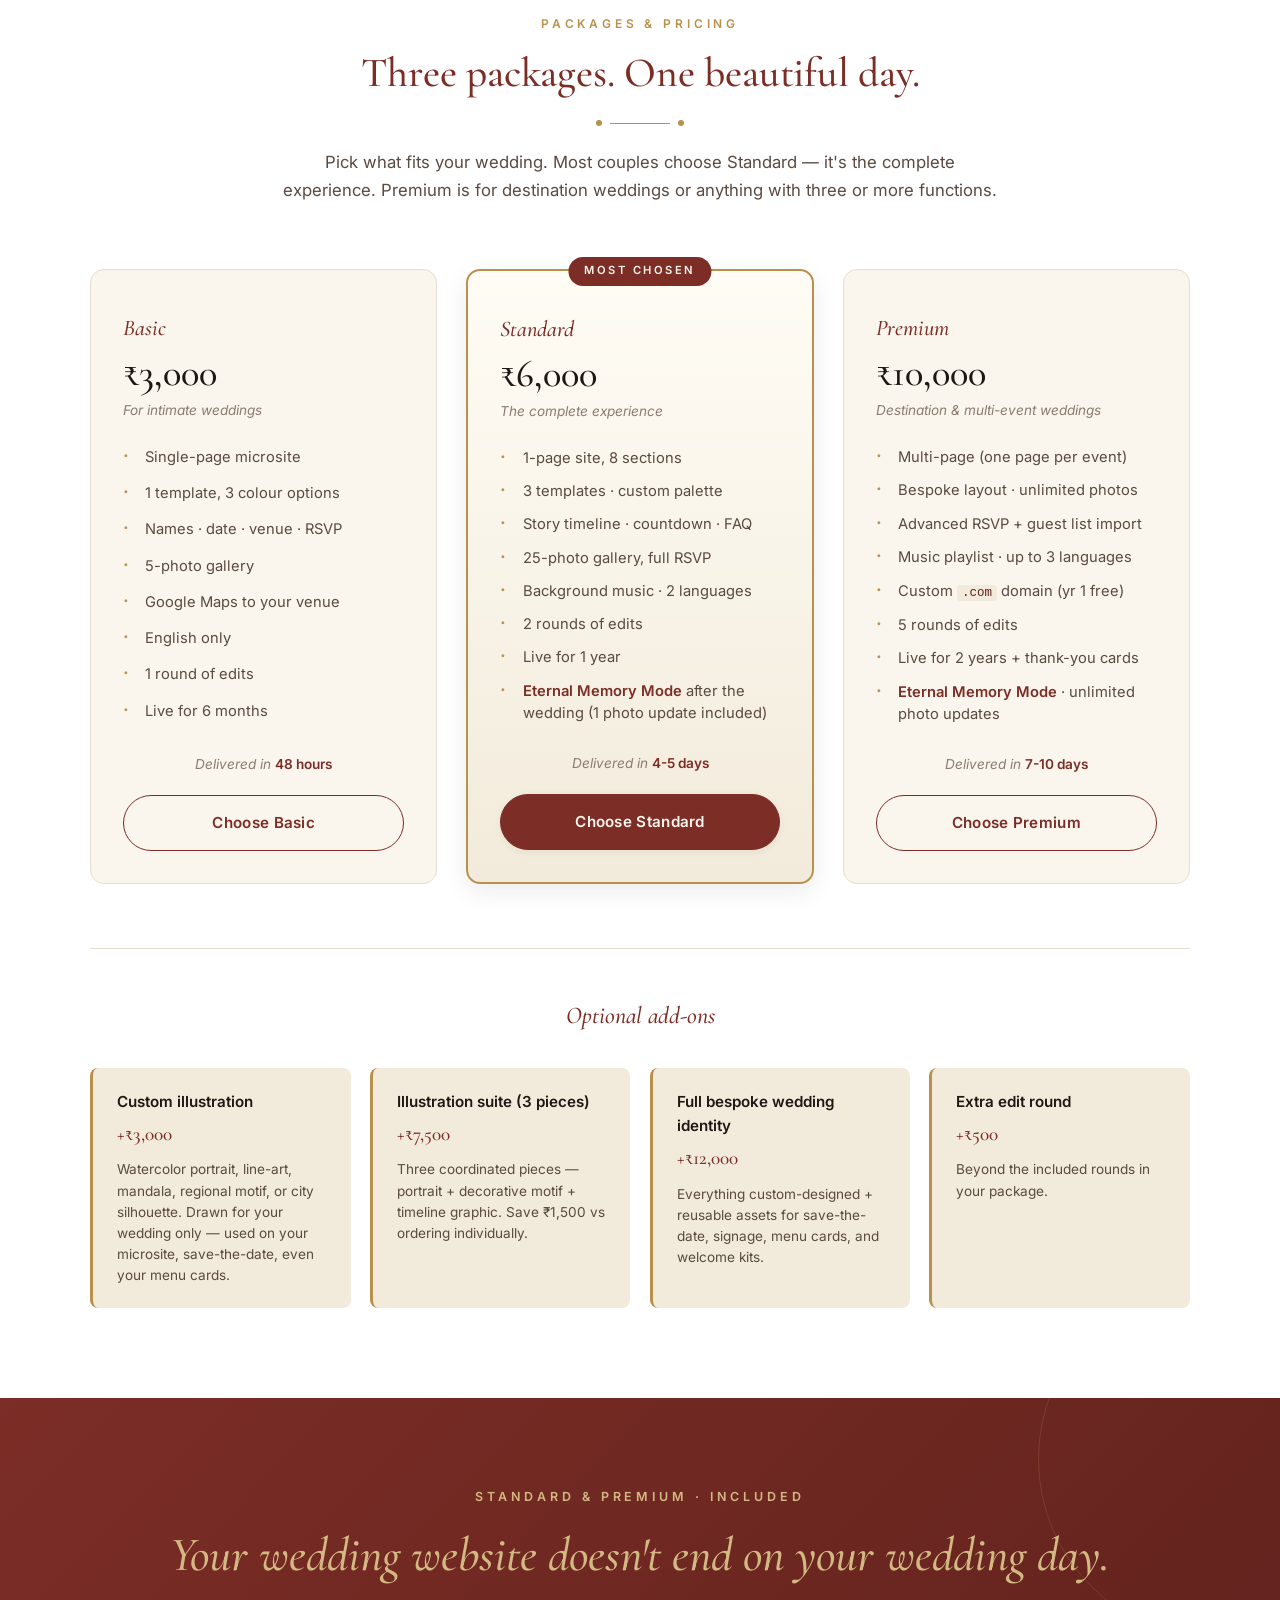
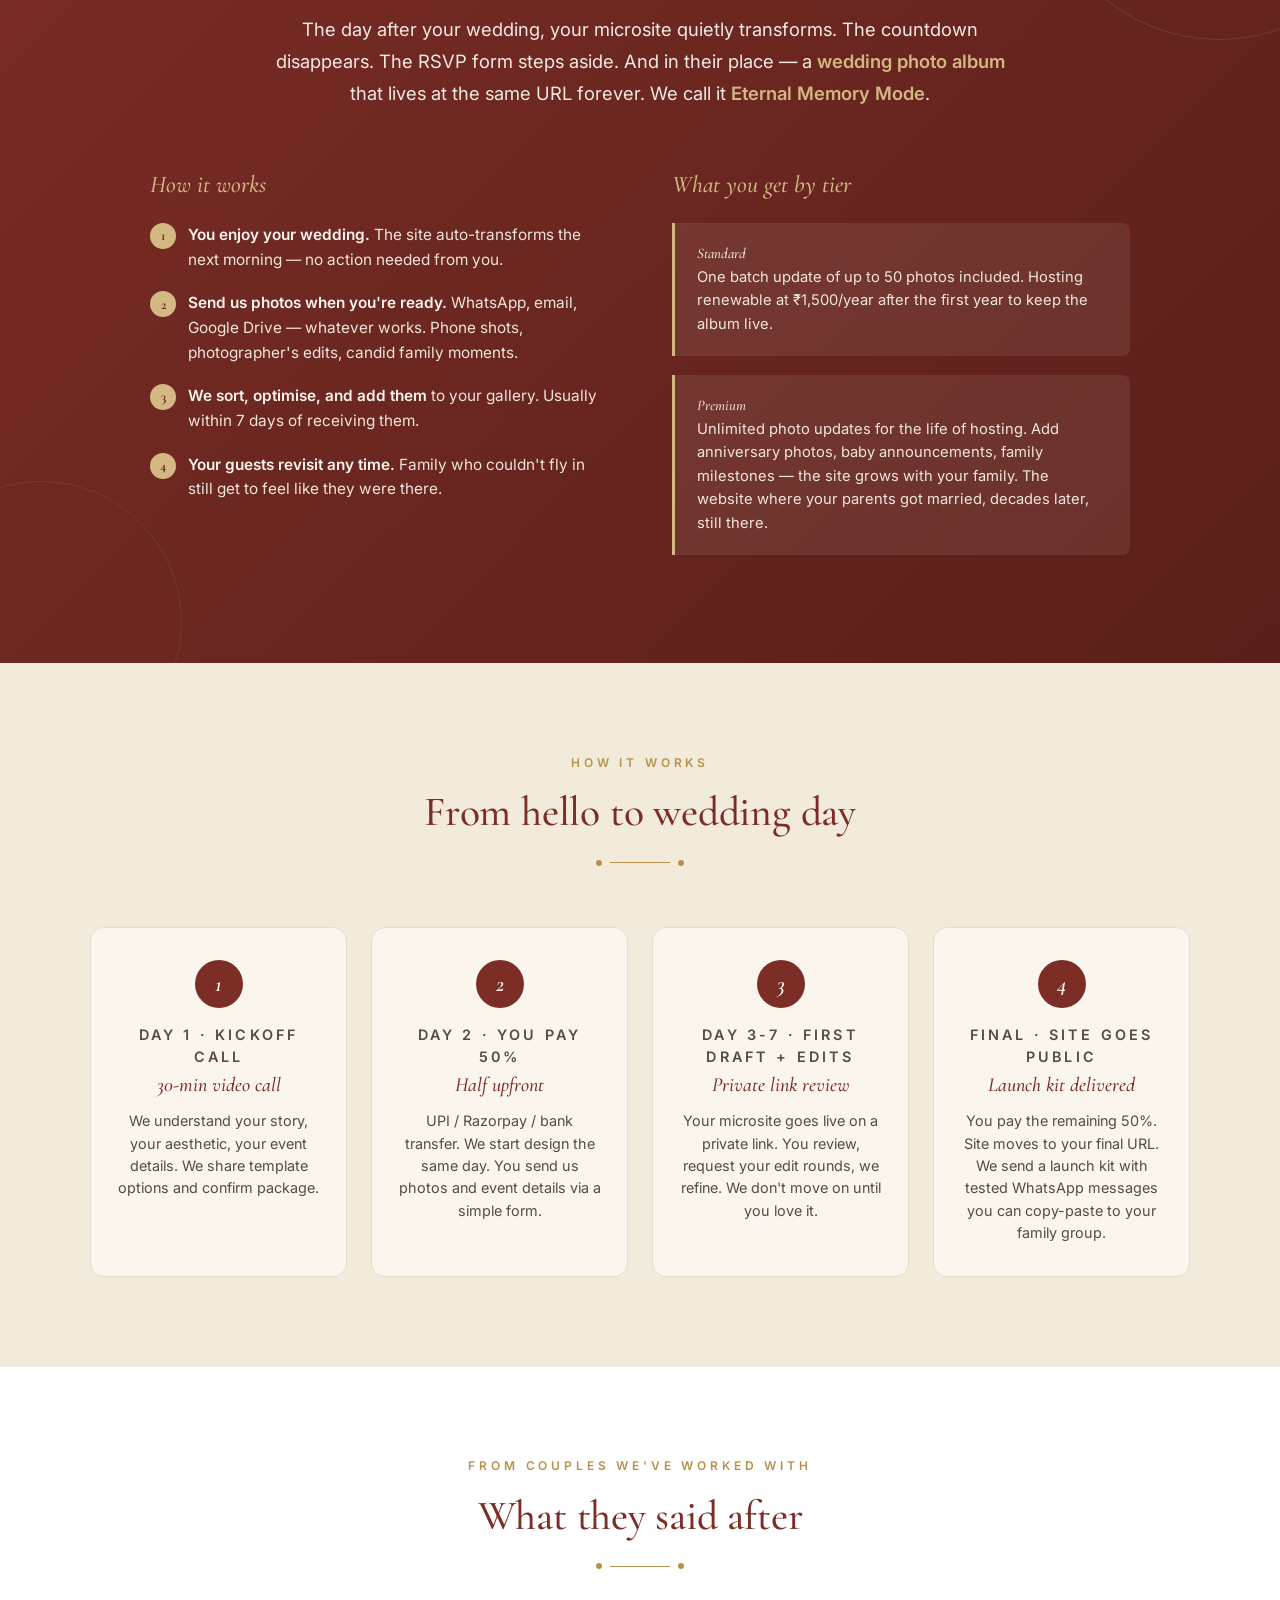
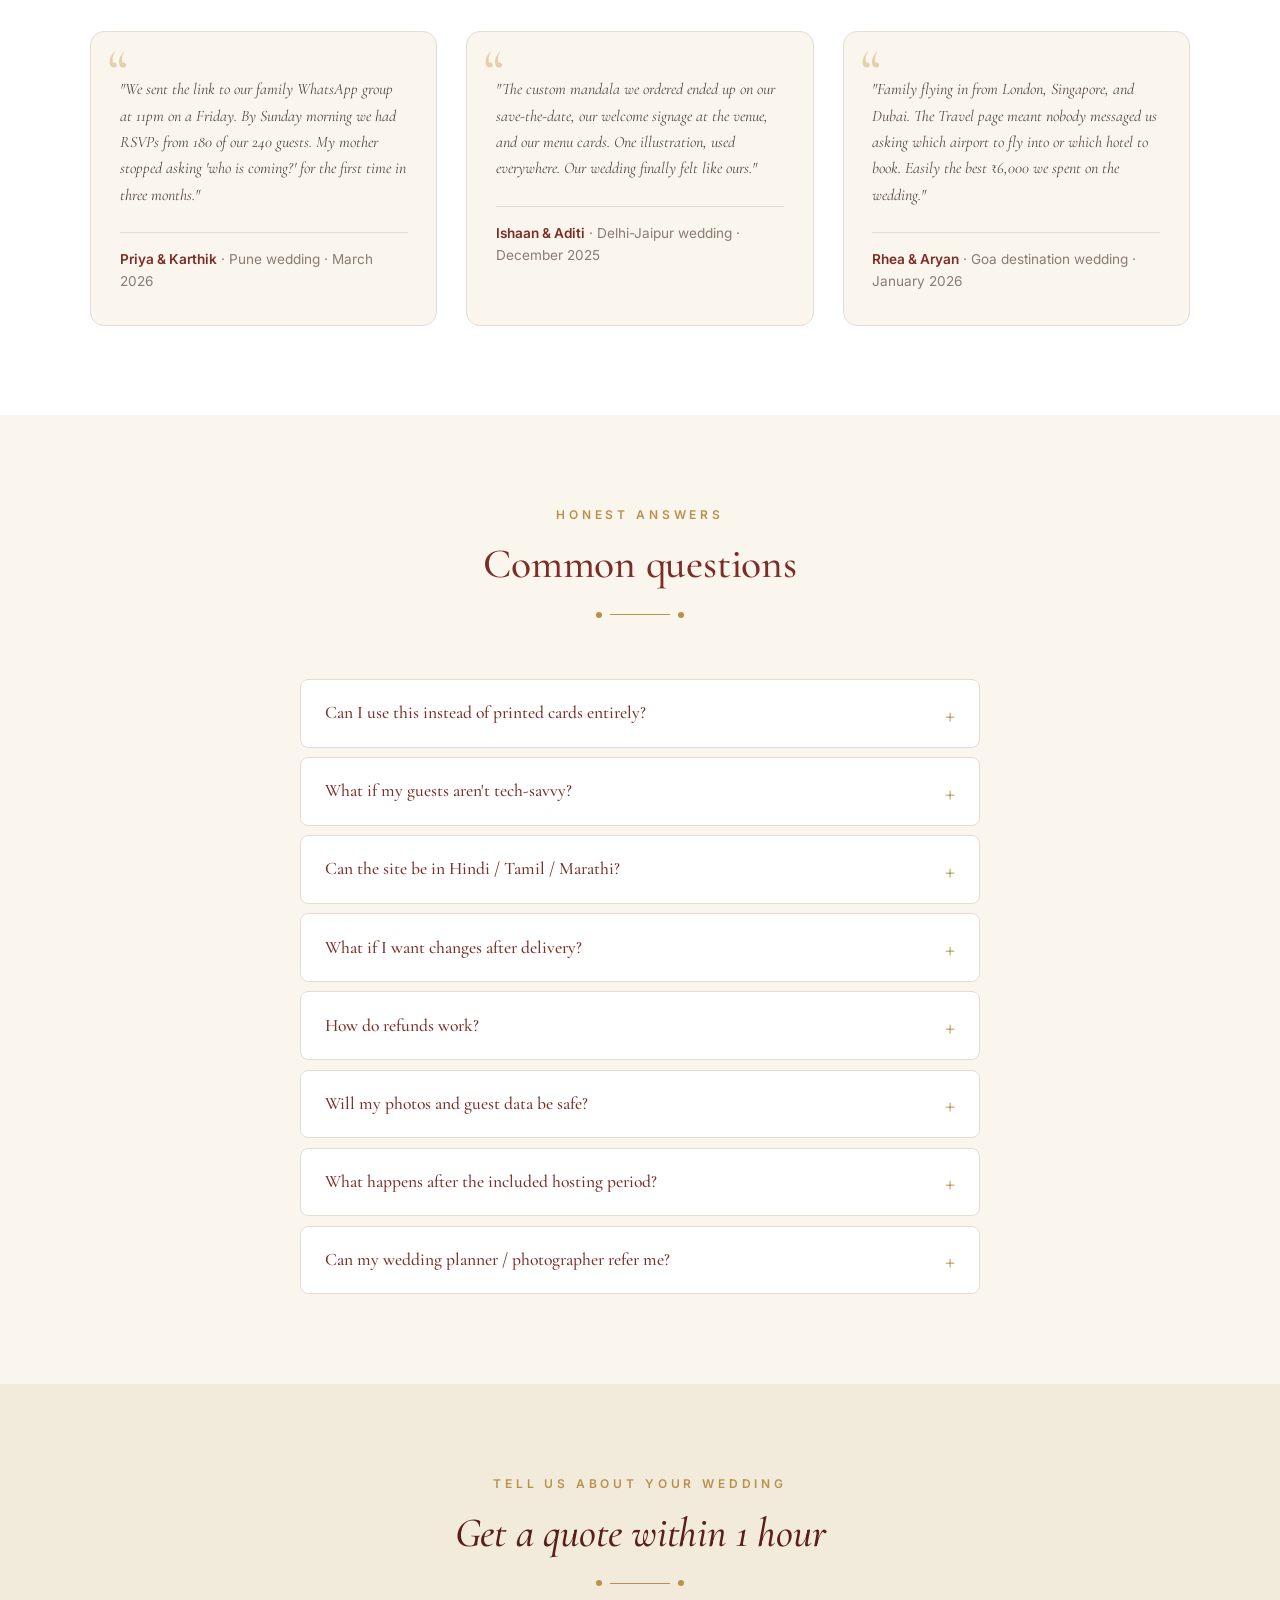
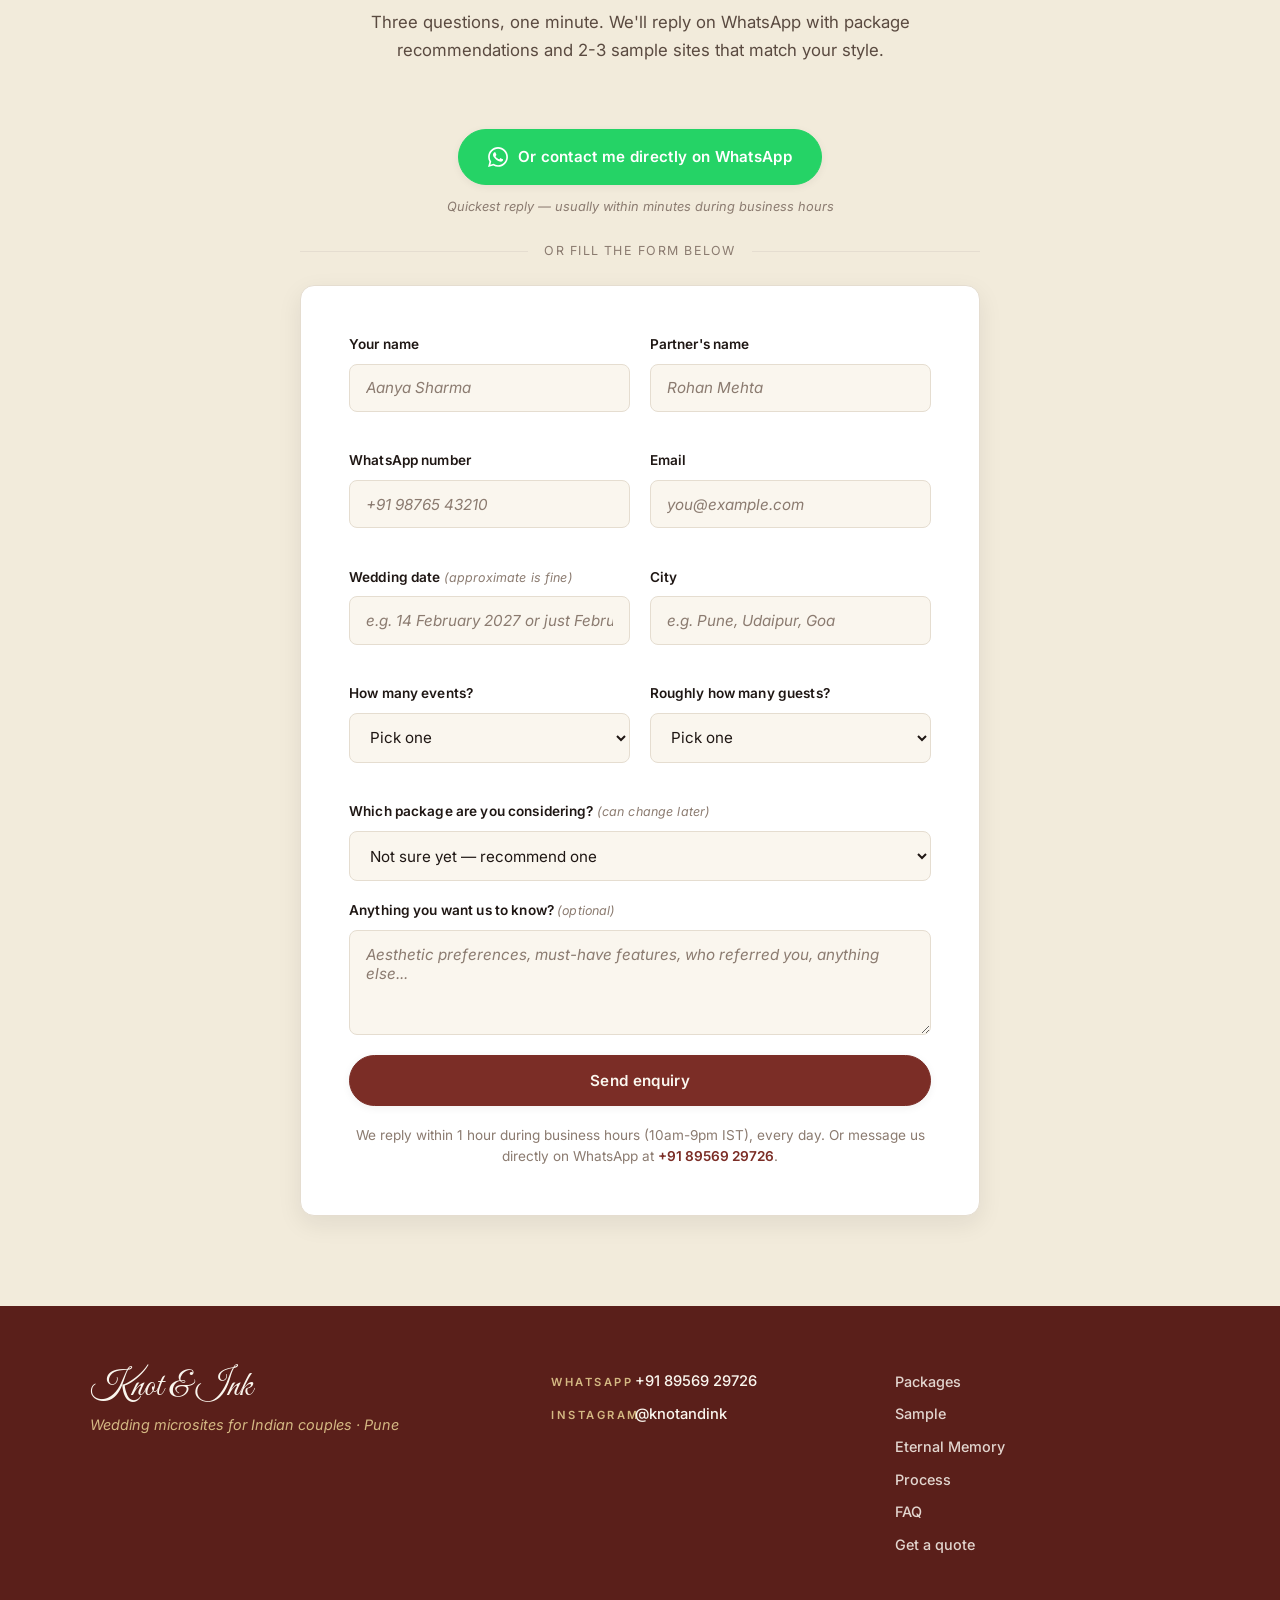
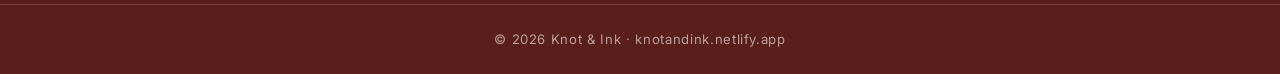
<file: landing/index.html>
<!DOCTYPE html>
<html lang="en">
<head>
<meta charset="UTF-8" />
<meta name="viewport" content="width=device-width, initial-scale=1.0" />
<title>Knot &amp; Ink — Beautiful wedding microsites for Indian couples</title>
<meta name="description" content="Wedding microsites that get shared on WhatsApp instead of printed cards. Story, schedule, RSVP, gallery, travel info — all in one beautiful link. From ₹3,000." />
<meta property="og:title" content="Knot &amp; Ink — Wedding microsites for Indian couples" />
<meta property="og:description" content="A wedding website that fits in a WhatsApp message. From ₹3,000. Eternal Memory Mode included on Standard & Premium." />
<meta property="og:type" content="website" />
<link rel="stylesheet" href="styles.css" />
<link rel="preconnect" href="https://fonts.googleapis.com">
<link rel="preconnect" href="https://fonts.gstatic.com" crossorigin>
<link href="https://fonts.googleapis.com/css2?family=Cormorant+Garamond:ital,wght@0,400;0,500;0,600;1,400;1,500&family=Inter:wght@300;400;500;600;700&family=Great+Vibes&display=swap" rel="stylesheet">
</head>
<body>

<!-- ============================================ NAV ============================================ -->
<header class="nav" id="nav">
  <div class="wrap nav__inner">
    <a class="nav__brand" href="#top">
      <span class="nav__brand-script">Knot</span>
      <span class="nav__brand-mark">&amp; Ink</span>
    </a>
    <nav class="nav__links" aria-label="Primary">
      <a href="#packages">Packages</a>
      <a href="#sample">See a sample</a>
      <a href="#memory">After the wedding</a>
      <a href="#process">How it works</a>
      <a href="#faq">FAQ</a>
      <a href="#enquire" class="nav__cta">Get a quote</a>
    </nav>
    <button class="nav__menu-btn" id="menuBtn" aria-label="Menu" aria-expanded="false">
      <span></span><span></span><span></span>
    </button>
  </div>
</header>

<!-- ============================================ HERO ============================================ -->
<section class="hero" id="top">
  <div class="hero__bg" aria-hidden="true"></div>
  <div class="wrap hero__inner">
    <p class="hero__eyebrow">Wedding Microsites · Pune &amp; across India</p>
    <h1 class="hero__title">
      A wedding website<br>
      <em>that fits in a WhatsApp message.</em>
    </h1>
    <p class="hero__lede">
      Your story, your event schedule, RSVP, gallery, venue maps, travel
      info — all in one beautiful link your guests open on their phone.
      No printing cost. No WhatsApp-forwarded JPG that looks worse every
      time it's shared. Designed for Indian weddings, sent the way Indian
      families already share invites.
    </p>
    <div class="hero__cta-row">
      <a href="#enquire" class="btn btn--primary">Get a quote in 1 hour</a>
      <a href="#sample" class="btn btn--ghost">See a live sample →</a>
    </div>
    <p class="hero__trust">
      From <strong>₹3,000</strong> · 48-hour delivery on Basic ·
      <strong>Eternal Memory Mode</strong> on Standard &amp; Premium
    </p>
  </div>
</section>

<!-- ============================================ WHY US ============================================ -->
<section class="why">
  <div class="wrap">
    <header class="section__header">
      <p class="section__eyebrow">Why couples choose us</p>
      <h2 class="section__title">Built for the Indian wedding, not adapted from a wedding template you found on Etsy</h2>
      <div class="section__divider" aria-hidden="true"></div>
    </header>

    <div class="why__grid">
      <div class="why__card">
        <div class="why__icon" aria-hidden="true">✦</div>
        <h3>One link does everything</h3>
        <p>Your guests get one URL. Tap it: see the story, the schedule across all events, the dress code per function, photos of you both, and Google Maps directions to every venue. No more "what time is the sangeet?" texts at 11pm.</p>
      </div>
      <div class="why__card">
        <div class="why__icon" aria-hidden="true">✦</div>
        <h3>RSVPs that actually work</h3>
        <p>Guests reply on the same page they got the invite. We collect dietary preferences, accommodation needs, per-event attendance — all into a clean spreadsheet you can sort. Your mother stops asking "who is coming?" by week two.</p>
      </div>
      <div class="why__card">
        <div class="why__icon" aria-hidden="true">✦</div>
        <h3>Designed for the Indian aesthetic</h3>
        <p>Burgundy, gold, mehendi green, peacock teal — palettes that feel like our weddings, not someone else's Pinterest board. Plus motifs like mandalas, paisleys, and regional patterns if you want them. Optional language toggle (Hindi / Tamil / Marathi / and more).</p>
      </div>
      <div class="why__card">
        <div class="why__icon" aria-hidden="true">✦</div>
        <h3>Lives forever, not 6 weeks</h3>
        <p>The day after your wedding, your site auto-transforms into a wedding photo album. Send us photos any time, we add them. The URL becomes your permanent keepsake. Your children can see the website where their parents got married.</p>
      </div>
      <div class="why__card">
        <div class="why__icon" aria-hidden="true">✦</div>
        <h3>Mobile-first, every screen</h3>
        <p>90% of your guests will open the link on a phone. We design for the phone first — fast loading even on patchy mobile data, readable on small screens, beautiful on every browser from Chrome to Samsung Internet.</p>
      </div>
      <div class="why__card">
        <div class="why__icon" aria-hidden="true">✦</div>
        <h3>Real humans, not a template builder</h3>
        <p>You're not dragging blocks around in a clunky editor. You send us your photos and details, we design the site, you review and request changes. Two-week-turnaround human design from a small studio that actually answers WhatsApp.</p>
      </div>
    </div>
  </div>
</section>

<!-- ============================================ SAMPLE SHOWCASE ============================================ -->
<section class="sample" id="sample">
  <div class="wrap">
    <header class="section__header">
      <p class="section__eyebrow">A real wedding microsite</p>
      <h2 class="section__title">See what we made for Aanya &amp; Rohan</h2>
      <div class="section__divider" aria-hidden="true"></div>
      <p class="section__intro">A live, fully-built sample microsite for a fictional couple. This is exactly what you'd get on the Standard package — story, countdown, events, gallery, RSVP, travel page, FAQ. Open it on your phone to see how it looks where your guests will see it.</p>
    </header>

    <div class="sample__showcase">
      <a href="../samples/aanya-rohan/" class="sample__phone" target="_blank" rel="noopener" aria-label="Open the live Aanya & Rohan sample microsite">
        <div class="sample__phone-frame">
          <div class="sample__phone-content">
            <p class="sample__phone-eyebrow">14 · 02 · 2027</p>
            <p class="sample__phone-script">Aanya &amp; Rohan</p>
            <p class="sample__phone-line">Two cities, four families,<br>and the Lake Palace at sunset.</p>
            <div class="sample__phone-divider" aria-hidden="true"></div>
            <p class="sample__phone-tag">Save the date · Udaipur</p>
            <span class="sample__phone-tap">Tap to open the live sample →</span>
          </div>
        </div>
        <p class="sample__phone-caption">↑ what your guests see when they open the link</p>
      </a>

      <div class="sample__copy">
        <h3>Standard package · ₹6,000</h3>
        <p>Eight sections, 25-photo gallery, full RSVP with dietary &amp; accommodation, live countdown to the wedding day, regional language toggle, background music. Everything a wedding invite needs and nothing it doesn't.</p>
        <ul class="sample__features">
          <li>Story timeline with milestones</li>
          <li>Per-event card grid (Mehendi · Sangeet · Wedding · Reception)</li>
          <li>25-photo masonry gallery</li>
          <li>Full RSVP form with per-event responses</li>
          <li>Travel page with Google Maps + accommodation suggestions</li>
          <li>FAQ section that answers what your aunts will ask</li>
        </ul>
        <a href="../samples/aanya-rohan/" class="btn btn--primary" target="_blank" rel="noopener">Open the live sample →</a>
        <p class="sample__hint">Opens in a new tab. Best viewed on a phone.</p>
      </div>
    </div>
  </div>
</section>

<!-- ============================================ PACKAGES ============================================ -->
<section class="packages" id="packages">
  <div class="wrap">
    <header class="section__header">
      <p class="section__eyebrow">Packages &amp; pricing</p>
      <h2 class="section__title">Three packages. One beautiful day.</h2>
      <div class="section__divider" aria-hidden="true"></div>
      <p class="section__intro">Pick what fits your wedding. Most couples choose Standard — it's the complete experience. Premium is for destination weddings or anything with three or more functions.</p>
    </header>

    <div class="pkg-grid">

      <div class="pkg">
        <p class="pkg__tier">Basic</p>
        <p class="pkg__price">₹3,000</p>
        <p class="pkg__sub">For intimate weddings</p>
        <ul class="pkg__features">
          <li>Single-page microsite</li>
          <li>1 template, 3 colour options</li>
          <li>Names · date · venue · RSVP</li>
          <li>5-photo gallery</li>
          <li>Google Maps to your venue</li>
          <li>English only</li>
          <li>1 round of edits</li>
          <li>Live for 6 months</li>
        </ul>
        <p class="pkg__delivery">Delivered in <strong>48 hours</strong></p>
        <a href="#enquire" class="btn btn--ghost btn--block">Choose Basic</a>
      </div>

      <div class="pkg pkg--featured">
        <span class="pkg__badge">Most chosen</span>
        <p class="pkg__tier">Standard</p>
        <p class="pkg__price">₹6,000</p>
        <p class="pkg__sub">The complete experience</p>
        <ul class="pkg__features">
          <li>1-page site, 8 sections</li>
          <li>3 templates · custom palette</li>
          <li>Story timeline · countdown · FAQ</li>
          <li>25-photo gallery, full RSVP</li>
          <li>Background music · 2 languages</li>
          <li>2 rounds of edits</li>
          <li>Live for 1 year</li>
          <li><strong>Eternal Memory Mode</strong> after the wedding (1 photo update included)</li>
        </ul>
        <p class="pkg__delivery">Delivered in <strong>4-5 days</strong></p>
        <a href="#enquire" class="btn btn--primary btn--block">Choose Standard</a>
      </div>

      <div class="pkg">
        <p class="pkg__tier">Premium</p>
        <p class="pkg__price">₹10,000</p>
        <p class="pkg__sub">Destination &amp; multi-event weddings</p>
        <ul class="pkg__features">
          <li>Multi-page (one page per event)</li>
          <li>Bespoke layout · unlimited photos</li>
          <li>Advanced RSVP + guest list import</li>
          <li>Music playlist · up to 3 languages</li>
          <li>Custom <code>.com</code> domain (yr 1 free)</li>
          <li>5 rounds of edits</li>
          <li>Live for 2 years + thank-you cards</li>
          <li><strong>Eternal Memory Mode</strong> · unlimited photo updates</li>
        </ul>
        <p class="pkg__delivery">Delivered in <strong>7-10 days</strong></p>
        <a href="#enquire" class="btn btn--ghost btn--block">Choose Premium</a>
      </div>

    </div>

    <div class="addons">
      <h3 class="addons__title">Optional add-ons</h3>
      <div class="addons__grid">
        <div class="addon">
          <p class="addon__name">Custom illustration</p>
          <p class="addon__price">+₹3,000</p>
          <p class="addon__desc">Watercolor portrait, line-art, mandala, regional motif, or city silhouette. Drawn for your wedding only — used on your microsite, save-the-date, even your menu cards.</p>
        </div>
        <div class="addon">
          <p class="addon__name">Illustration suite (3 pieces)</p>
          <p class="addon__price">+₹7,500</p>
          <p class="addon__desc">Three coordinated pieces — portrait + decorative motif + timeline graphic. Save ₹1,500 vs ordering individually.</p>
        </div>
        <div class="addon">
          <p class="addon__name">Full bespoke wedding identity</p>
          <p class="addon__price">+₹12,000</p>
          <p class="addon__desc">Everything custom-designed + reusable assets for save-the-date, signage, menu cards, and welcome kits.</p>
        </div>
        <div class="addon">
          <p class="addon__name">Extra edit round</p>
          <p class="addon__price">+₹500</p>
          <p class="addon__desc">Beyond the included rounds in your package.</p>
        </div>
      </div>
    </div>
  </div>
</section>

<!-- ============================================ ETERNAL MEMORY ============================================ -->
<section class="memory" id="memory">
  <div class="wrap memory__inner">
    <p class="memory__eyebrow">Standard &amp; Premium · Included</p>
    <h2 class="memory__title"><em>Your wedding website doesn't end on your wedding day.</em></h2>
    <p class="memory__lede">
      The day after your wedding, your microsite quietly transforms.
      The countdown disappears. The RSVP form steps aside. And in their
      place — a <strong>wedding photo album</strong> that lives at the
      same URL forever. We call it <strong>Eternal Memory Mode</strong>.
    </p>

    <div class="memory__cols">
      <div class="memory__col">
        <h3>How it works</h3>
        <ol>
          <li><strong>You enjoy your wedding.</strong> The site auto-transforms the next morning — no action needed from you.</li>
          <li><strong>Send us photos when you're ready.</strong> WhatsApp, email, Google Drive — whatever works. Phone shots, photographer's edits, candid family moments.</li>
          <li><strong>We sort, optimise, and add them</strong> to your gallery. Usually within 7 days of receiving them.</li>
          <li><strong>Your guests revisit any time.</strong> Family who couldn't fly in still get to feel like they were there.</li>
        </ol>
      </div>

      <div class="memory__col">
        <h3>What you get by tier</h3>
        <div class="memory__tier">
          <p class="memory__tier-name">Standard</p>
          <p>One batch update of up to 50 photos included. Hosting renewable at ₹1,500/year after the first year to keep the album live.</p>
        </div>
        <div class="memory__tier">
          <p class="memory__tier-name">Premium</p>
          <p>Unlimited photo updates for the life of hosting. Add anniversary photos, baby announcements, family milestones — the site grows with your family. The website where your parents got married, decades later, still there.</p>
        </div>
      </div>
    </div>
  </div>
</section>

<!-- ============================================ PROCESS ============================================ -->
<section class="process" id="process">
  <div class="wrap">
    <header class="section__header">
      <p class="section__eyebrow">How it works</p>
      <h2 class="section__title">From hello to wedding day</h2>
      <div class="section__divider" aria-hidden="true"></div>
    </header>

    <div class="process__steps">
      <div class="process__step">
        <div class="process__num">1</div>
        <p class="process__when">Day 1 · Kickoff call</p>
        <h3>30-min video call</h3>
        <p>We understand your story, your aesthetic, your event details. We share template options and confirm package.</p>
      </div>
      <div class="process__step">
        <div class="process__num">2</div>
        <p class="process__when">Day 2 · You pay 50%</p>
        <h3>Half upfront</h3>
        <p>UPI / Razorpay / bank transfer. We start design the same day. You send us photos and event details via a simple form.</p>
      </div>
      <div class="process__step">
        <div class="process__num">3</div>
        <p class="process__when">Day 3-7 · First draft + edits</p>
        <h3>Private link review</h3>
        <p>Your microsite goes live on a private link. You review, request your edit rounds, we refine. We don't move on until you love it.</p>
      </div>
      <div class="process__step">
        <div class="process__num">4</div>
        <p class="process__when">Final · Site goes public</p>
        <h3>Launch kit delivered</h3>
        <p>You pay the remaining 50%. Site moves to your final URL. We send a launch kit with tested WhatsApp messages you can copy-paste to your family group.</p>
      </div>
    </div>
  </div>
</section>

<!-- ============================================ TESTIMONIALS ============================================ -->
<section class="testimonials">
  <div class="wrap">
    <header class="section__header">
      <p class="section__eyebrow">From couples we've worked with</p>
      <h2 class="section__title">What they said after</h2>
      <div class="section__divider" aria-hidden="true"></div>
    </header>

    <div class="testimonials__grid">
      <blockquote class="testimonial">
        <p class="testimonial__quote">"We sent the link to our family WhatsApp group at 11pm on a Friday. By Sunday morning we had RSVPs from 180 of our 240 guests. My mother stopped asking 'who is coming?' for the first time in three months."</p>
        <footer><strong>Priya &amp; Karthik</strong> · Pune wedding · March 2026</footer>
      </blockquote>

      <blockquote class="testimonial">
        <p class="testimonial__quote">"The custom mandala we ordered ended up on our save-the-date, our welcome signage at the venue, and our menu cards. One illustration, used everywhere. Our wedding finally felt like ours."</p>
        <footer><strong>Ishaan &amp; Aditi</strong> · Delhi-Jaipur wedding · December 2025</footer>
      </blockquote>

      <blockquote class="testimonial">
        <p class="testimonial__quote">"Family flying in from London, Singapore, and Dubai. The Travel page meant nobody messaged us asking which airport to fly into or which hotel to book. Easily the best ₹6,000 we spent on the wedding."</p>
        <footer><strong>Rhea &amp; Aryan</strong> · Goa destination wedding · January 2026</footer>
      </blockquote>
    </div>
  </div>
</section>

<!-- ============================================ FAQ ============================================ -->
<section class="faq" id="faq">
  <div class="wrap wrap--narrow">
    <header class="section__header">
      <p class="section__eyebrow">Honest answers</p>
      <h2 class="section__title">Common questions</h2>
      <div class="section__divider" aria-hidden="true"></div>
    </header>

    <div class="faq__list">
      <details class="faq__item">
        <summary>Can I use this instead of printed cards entirely?</summary>
        <p>Most of our couples do exactly that — they save the printing cost (often ₹15-40k for 200 cards) and put it elsewhere. A small number do both: a single luxe printed card for grandparents and the immediate family, microsite for everyone else. Either way works.</p>
      </details>
      <details class="faq__item">
        <summary>What if my guests aren't tech-savvy?</summary>
        <p>If they can open a WhatsApp message, they can open the microsite. There's no app, no login, no signup. They tap the link, the site opens, they tap RSVP, they fill three fields. We've designed for grandparents.</p>
      </details>
      <details class="faq__item">
        <summary>Can the site be in Hindi / Tamil / Marathi?</summary>
        <p>Yes. Standard package includes English + 1 regional language with a toggle. Premium goes up to 3. Currently supported: Hindi, Tamil, Telugu, Marathi, Kannada, Malayalam, Bengali, Punjabi, Gujarati. Ask if you need another.</p>
      </details>
      <details class="faq__item">
        <summary>What if I want changes after delivery?</summary>
        <p>Each package includes edit rounds (1 / 2 / 5 for Basic / Standard / Premium). Beyond that, additional rounds are ₹500 each. We hold this line firmly — without it, hourly rates collapse and we can't keep prices low.</p>
      </details>
      <details class="faq__item">
        <summary>How do refunds work?</summary>
        <p>50% upfront, 50% on delivery. The 50% upfront is non-refundable once design starts (because we've already done the work). If you cancel before we begin design, full refund. Once your site is live and you've paid the balance, no further refunds — but we keep working on edit rounds until you're happy within your package limit.</p>
      </details>
      <details class="faq__item">
        <summary>Will my photos and guest data be safe?</summary>
        <p>Site is SSL-secured (green padlock). Guest RSVP data is stored in a private spreadsheet only you and we can access. Your photos are hosted on industry-standard image CDN — same providers used by major news sites. We never reuse your photos for marketing without your written permission.</p>
      </details>
      <details class="faq__item">
        <summary>What happens after the included hosting period?</summary>
        <p>Basic stays live for 6 months. Standard for 1 year, Premium for 2 years. After that, hosting is renewable at ₹1,500/year — most couples renew at least once because the site has become their wedding album. If you don't renew, the site is archived and we keep your final files for 2 more years in case you change your mind.</p>
      </details>
      <details class="faq__item">
        <summary>Can my wedding planner / photographer refer me?</summary>
        <p>Yes — and they'll get a 15% commission. Mention them in the enquiry form so we know to credit them. (Doesn't change your price.)</p>
      </details>
    </div>
  </div>
</section>

<!-- ============================================ ENQUIRY FORM ============================================ -->
<section class="enquire" id="enquire">
  <div class="wrap wrap--narrow">
    <header class="section__header">
      <p class="section__eyebrow">Tell us about your wedding</p>
      <h2 class="section__title"><em>Get a quote within 1 hour</em></h2>
      <div class="section__divider" aria-hidden="true"></div>
      <p class="section__intro">Three questions, one minute. We'll reply on WhatsApp with package recommendations and 2-3 sample sites that match your style.</p>
    </header>

    <div class="enquire-direct">
      <a href="https://wa.me/918956929726?text=Hi%20Knot%20%26%20Ink%2C%20I%27d%20like%20to%20enquire%20about%20a%20wedding%20microsite." class="btn btn--whatsapp" target="_blank" rel="noopener">
        <svg class="btn__wa-icon" width="20" height="20" viewBox="0 0 24 24" fill="currentColor" aria-hidden="true"><path d="M.057 24l1.687-6.163c-1.041-1.804-1.588-3.849-1.587-5.946.003-6.556 5.338-11.891 11.893-11.891 3.181.001 6.167 1.24 8.413 3.488 2.245 2.248 3.481 5.236 3.48 8.414-.003 6.557-5.338 11.892-11.893 11.892-1.99-.001-3.951-.5-5.688-1.448l-6.305 1.654zm6.597-3.807c1.676.995 3.276 1.591 5.392 1.592 5.448 0 9.886-4.434 9.889-9.885.002-5.462-4.415-9.89-9.881-9.892-5.452 0-9.887 4.434-9.889 9.884-.001 2.225.651 3.891 1.746 5.634l-.999 3.648 3.742-.981zm11.387-5.464c-.074-.124-.272-.198-.57-.347-.297-.149-1.758-.868-2.031-.967-.272-.099-.47-.149-.669.149-.198.297-.768.967-.941 1.165-.173.198-.347.223-.644.074-.297-.149-1.255-.462-2.39-1.475-.883-.788-1.48-1.761-1.653-2.059-.173-.297-.018-.458.13-.606.134-.133.297-.347.446-.521.151-.172.2-.296.3-.495.099-.198.05-.372-.025-.521-.075-.149-.669-1.612-.916-2.207-.242-.579-.487-.501-.669-.51l-.57-.01c-.198 0-.52.074-.792.372s-1.04 1.016-1.04 2.479 1.065 2.876 1.213 3.074c.149.198 2.095 3.2 5.076 4.487.709.306 1.263.489 1.694.626.712.226 1.36.194 1.872.118.571-.085 1.758-.719 2.006-1.413.248-.695.248-1.29.173-1.414z"/></svg>
        Or contact me directly on WhatsApp
      </a>
      <p class="enquire-direct__note">Quickest reply — usually within minutes during business hours</p>
    </div>

    <p class="enquire-divider"><span>or fill the form below</span></p>

    <form class="enquire-form" id="enquireForm" name="enquiry" method="POST" data-netlify="true" data-netlify-honeypot="bot-field" novalidate>
      <input type="hidden" name="form-name" value="enquiry" />
      <p class="enquire-form__hp" hidden>
        <label>Don't fill this out if you're human: <input name="bot-field" /></label>
      </p>
      <div class="form-row form-row--two">
        <label class="field">
          <span class="field__label">Your name</span>
          <input type="text" name="name" required placeholder="Aanya Sharma" />
        </label>
        <label class="field">
          <span class="field__label">Partner's name</span>
          <input type="text" name="partner" required placeholder="Rohan Mehta" />
        </label>
      </div>

      <div class="form-row form-row--two">
        <label class="field">
          <span class="field__label">WhatsApp number</span>
          <input type="tel" name="phone" required placeholder="+91 98765 43210" />
        </label>
        <label class="field">
          <span class="field__label">Email</span>
          <input type="email" name="email" required placeholder="you@example.com" />
        </label>
      </div>

      <div class="form-row form-row--two">
        <label class="field">
          <span class="field__label">Wedding date <span class="field__opt">(approximate is fine)</span></span>
          <input type="text" name="date" required placeholder="e.g. 14 February 2027 or just February 2027" />
        </label>
        <label class="field">
          <span class="field__label">City</span>
          <input type="text" name="city" required placeholder="e.g. Pune, Udaipur, Goa" />
        </label>
      </div>

      <div class="form-row form-row--two">
        <label class="field">
          <span class="field__label">How many events?</span>
          <select name="events" required>
            <option value="">Pick one</option>
            <option>Just the wedding + reception</option>
            <option>Mehendi + Sangeet + Wedding + Reception</option>
            <option>Full schedule (5+ events incl. roka, haldi, etc.)</option>
            <option>Destination wedding (multi-day)</option>
          </select>
        </label>
        <label class="field">
          <span class="field__label">Roughly how many guests?</span>
          <select name="guests" required>
            <option value="">Pick one</option>
            <option>Up to 100</option>
            <option>100 – 250</option>
            <option>250 – 500</option>
            <option>500+</option>
          </select>
        </label>
      </div>

      <label class="field">
        <span class="field__label">Which package are you considering? <span class="field__opt">(can change later)</span></span>
        <select name="package">
          <option value="">Not sure yet — recommend one</option>
          <option>Basic (₹3,000)</option>
          <option>Standard (₹6,000)</option>
          <option>Premium (₹10,000)</option>
          <option>Premium + custom illustrations</option>
        </select>
      </label>

      <label class="field">
        <span class="field__label">Anything you want us to know? <span class="field__opt">(optional)</span></span>
        <textarea name="notes" rows="4" placeholder="Aesthetic preferences, must-have features, who referred you, anything else..."></textarea>
      </label>

      <button type="submit" class="btn btn--primary btn--block">Send enquiry</button>
      <p class="enquire-form__note">We reply within 1 hour during business hours (10am-9pm IST), every day. Or message us directly on WhatsApp at <a href="https://wa.me/918956929726">+91 89569 29726</a>.</p>
    </form>

    <div class="enquire-form__success" id="enquireSuccess" hidden>
      <p class="enquire-form__success-mark">✓</p>
      <h3>Got it — talk soon</h3>
      <p>We've received your enquiry and will reply on WhatsApp within an hour. Meanwhile, take another look at the <a href="../samples/aanya-rohan/" target="_blank" rel="noopener">live sample</a>.</p>
    </div>
  </div>
</section>

<!-- ============================================ FOOTER ============================================ -->
<footer class="footer">
  <div class="wrap footer__inner">
    <div class="footer__brand">
      <p class="footer__brand-script">Knot &amp; Ink</p>
      <p class="footer__tag">Wedding microsites for Indian couples · Pune</p>
    </div>
    <div class="footer__contact">
      <p><span>WhatsApp</span> <a href="https://wa.me/918956929726">+91 89569 29726</a></p>
      <p><span>Instagram</span> <a href="https://instagram.com/knotandink" rel="noopener">@knotandink</a></p>
    </div>
    <div class="footer__nav">
      <a href="#packages">Packages</a>
      <a href="#sample">Sample</a>
      <a href="#memory">Eternal Memory</a>
      <a href="#process">Process</a>
      <a href="#faq">FAQ</a>
      <a href="#enquire">Get a quote</a>
    </div>
  </div>
  <div class="footer__bar">
    <p>© 2026 Knot &amp; Ink · knotandink.netlify.app</p>
  </div>
</footer>

<script src="script.js"></script>
</body>
</html>
</file>
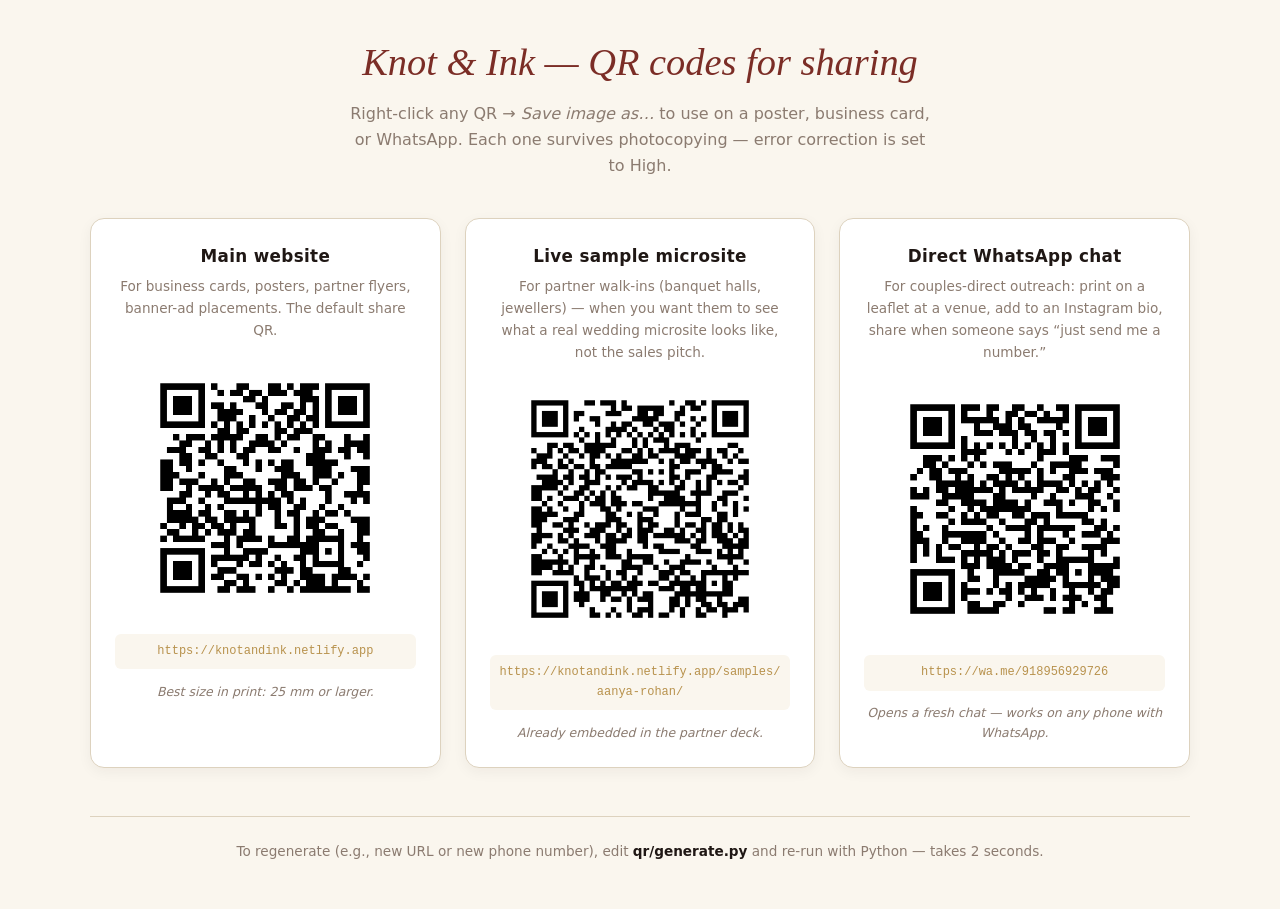
<file: qr/index.html>
<!DOCTYPE html>
<html lang="en">
<head>
<meta charset="UTF-8" />
<meta name="viewport" content="width=device-width, initial-scale=1.0" />
<title>Knot & Ink — QR codes for sharing</title>
<style>
  :root {
    --burgundy: #7B2D26;
    --gold: #B8924D;
    --cream: #FAF6EE;
    --ink: #1F1714;
    --ink-faint: #8B7B70;
    --line: #DDD2BE;
  }
  * { box-sizing: border-box; }
  body {
    margin: 0;
    padding: 2rem 1.5rem;
    font-family: -apple-system, system-ui, 'Segoe UI', sans-serif;
    background: var(--cream);
    color: var(--ink);
    line-height: 1.6;
  }
  .wrap { max-width: 1100px; margin: 0 auto; }
  header { text-align: center; margin-bottom: 2.5rem; }
  h1 {
    font-family: Georgia, 'Times New Roman', serif;
    font-style: italic;
    font-weight: 500;
    color: var(--burgundy);
    margin: 0 0 0.5rem;
    font-size: clamp(1.6rem, 4vw, 2.4rem);
  }
  header p { color: var(--ink-faint); margin: 0; max-width: 580px; margin-inline: auto; }
  .grid {
    display: grid;
    grid-template-columns: repeat(auto-fit, minmax(280px, 1fr));
    gap: 1.5rem;
  }
  .card {
    background: white;
    border: 1px solid var(--line);
    border-radius: 14px;
    padding: 1.5rem;
    text-align: center;
    box-shadow: 0 4px 14px rgba(31,23,20,0.05);
  }
  .card h2 {
    margin: 0 0 0.4rem;
    font-size: 1.05rem;
    color: var(--ink);
    letter-spacing: 0.02em;
  }
  .card p.purpose {
    margin: 0 0 1rem;
    font-size: 0.85rem;
    color: var(--ink-faint);
  }
  .card img {
    display: block;
    width: 100%;
    max-width: 260px;
    height: auto;
    margin: 0 auto 1rem;
    background: white;
  }
  .card code {
    display: block;
    font-size: 0.75rem;
    color: var(--gold);
    background: var(--cream);
    padding: 0.5rem;
    border-radius: 6px;
    word-break: break-all;
    margin-bottom: 0.8rem;
  }
  .save-hint {
    font-size: 0.78rem;
    color: var(--ink-faint);
    font-style: italic;
    margin: 0;
  }
  .footnote {
    margin-top: 3rem;
    padding-top: 1.5rem;
    border-top: 1px solid var(--line);
    text-align: center;
    color: var(--ink-faint);
    font-size: 0.85rem;
  }
  .footnote strong { color: var(--ink); }
</style>
</head>
<body>
<div class="wrap">
  <header>
    <h1>Knot &amp; Ink — QR codes for sharing</h1>
    <p>Right-click any QR &rarr; <em>Save image as&hellip;</em> to use on a poster, business card, or WhatsApp. Each one survives photocopying — error correction is set to High.</p>
  </header>

  <div class="grid">
    <div class="card">
      <h2>Main website</h2>
      <p class="purpose">For business cards, posters, partner flyers, banner-ad placements. The default share QR.</p>
      <img src="qr-landing.png" alt="QR code linking to knotandink.netlify.app" />
      <code>https://knotandink.netlify.app</code>
      <p class="save-hint">Best size in print: 25 mm or larger.</p>
    </div>

    <div class="card">
      <h2>Live sample microsite</h2>
      <p class="purpose">For partner walk-ins (banquet halls, jewellers) — when you want them to see what a real wedding microsite looks like, not the sales pitch.</p>
      <img src="qr-sample.png" alt="QR code linking to the Aanya & Rohan sample microsite" />
      <code>https://knotandink.netlify.app/samples/aanya-rohan/</code>
      <p class="save-hint">Already embedded in the partner deck.</p>
    </div>

    <div class="card">
      <h2>Direct WhatsApp chat</h2>
      <p class="purpose">For couples-direct outreach: print on a leaflet at a venue, add to an Instagram bio, share when someone says &ldquo;just send me a number.&rdquo;</p>
      <img src="qr-whatsapp.png" alt="QR code that opens a WhatsApp chat with Knot & Ink" />
      <code>https://wa.me/918956929726</code>
      <p class="save-hint">Opens a fresh chat — works on any phone with WhatsApp.</p>
    </div>
  </div>

  <p class="footnote">
    To regenerate (e.g., new URL or new phone number), edit <strong>qr/generate.py</strong> and re-run with Python &mdash; takes 2 seconds.
  </p>
</div>
</body>
</html>
</file>
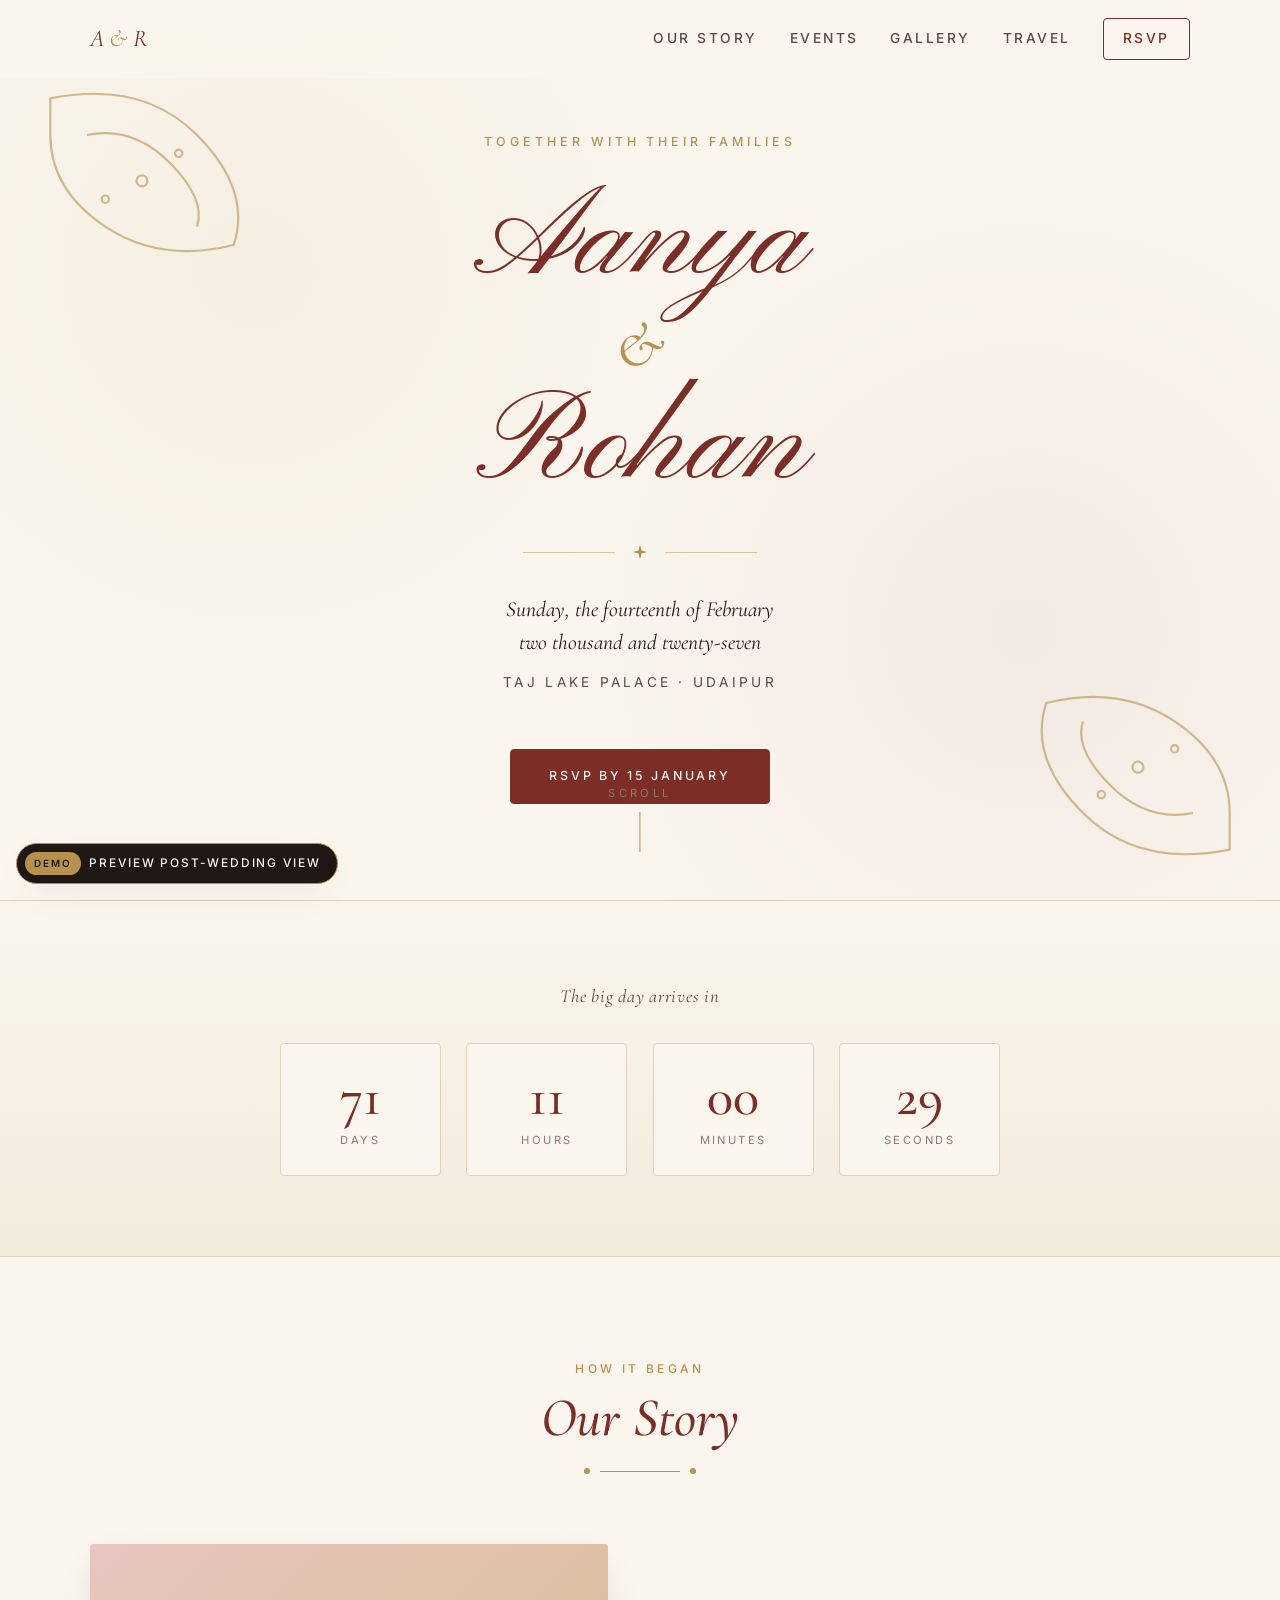
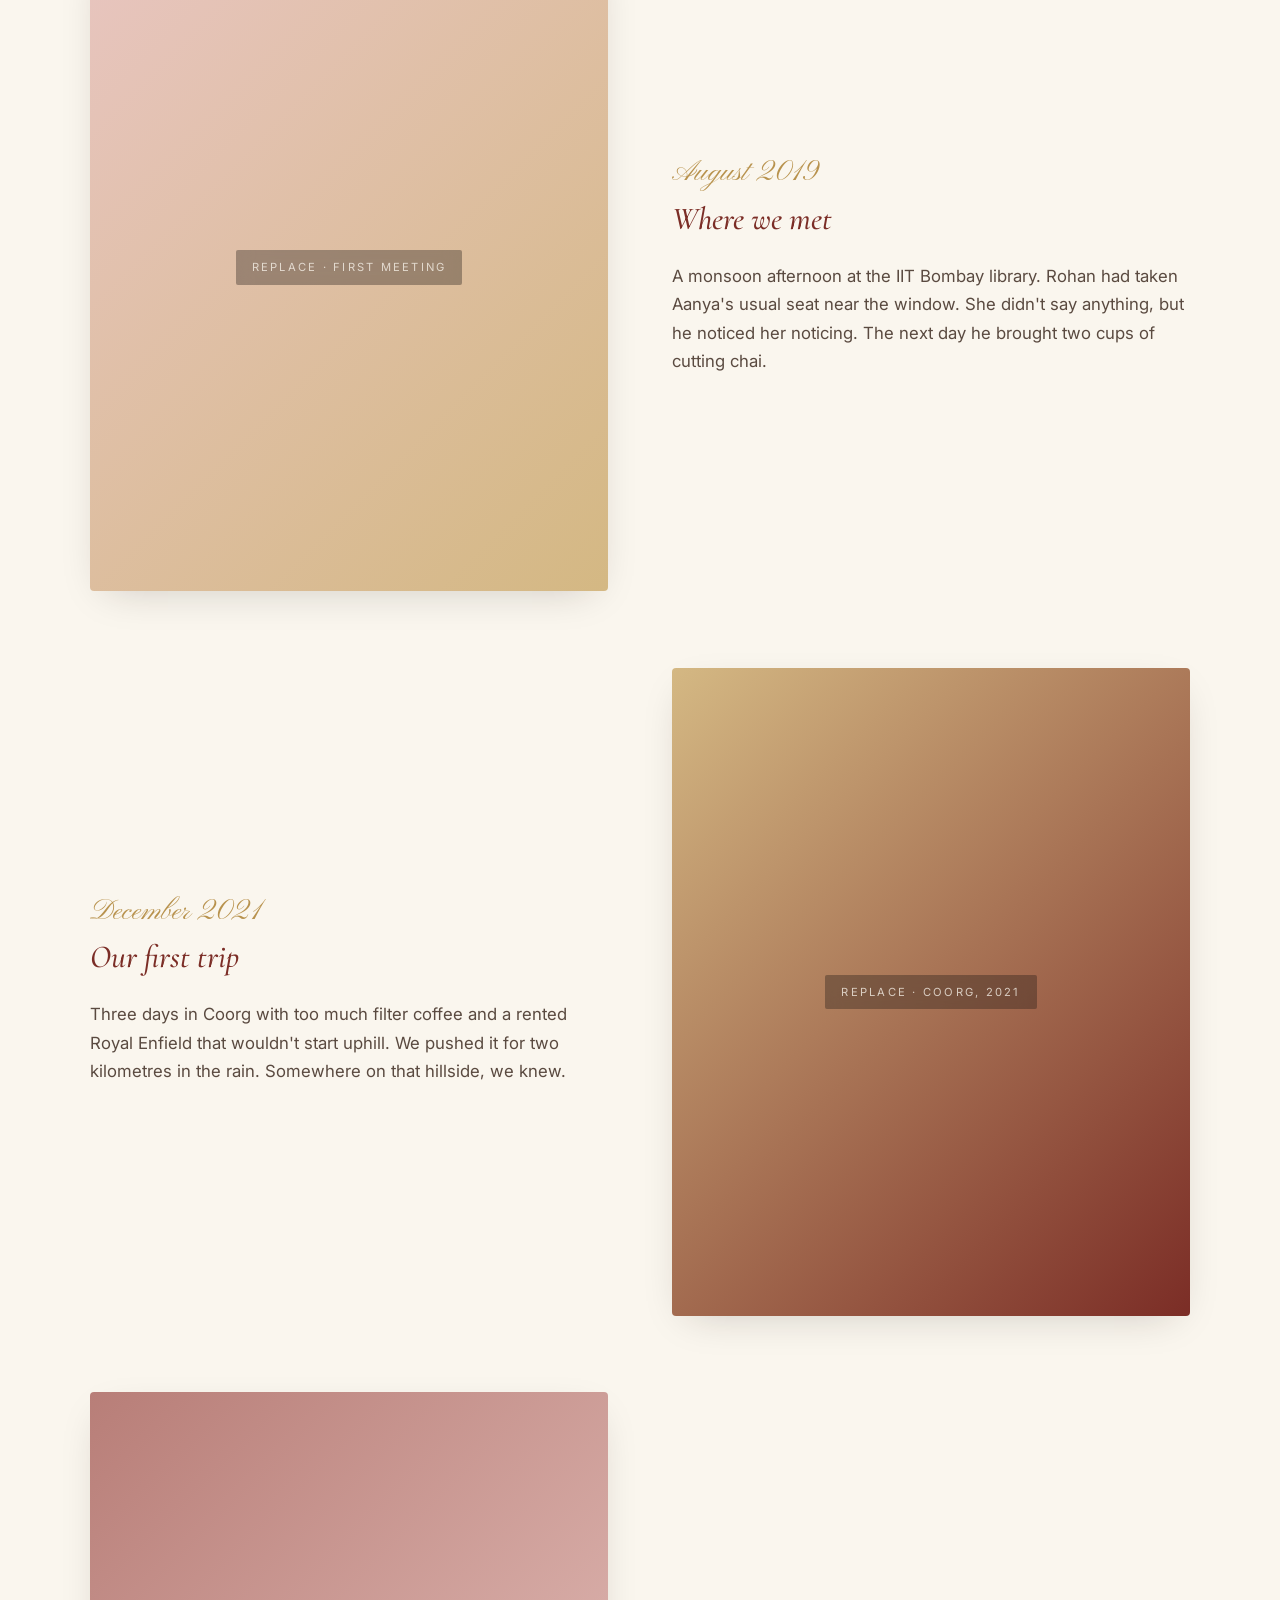
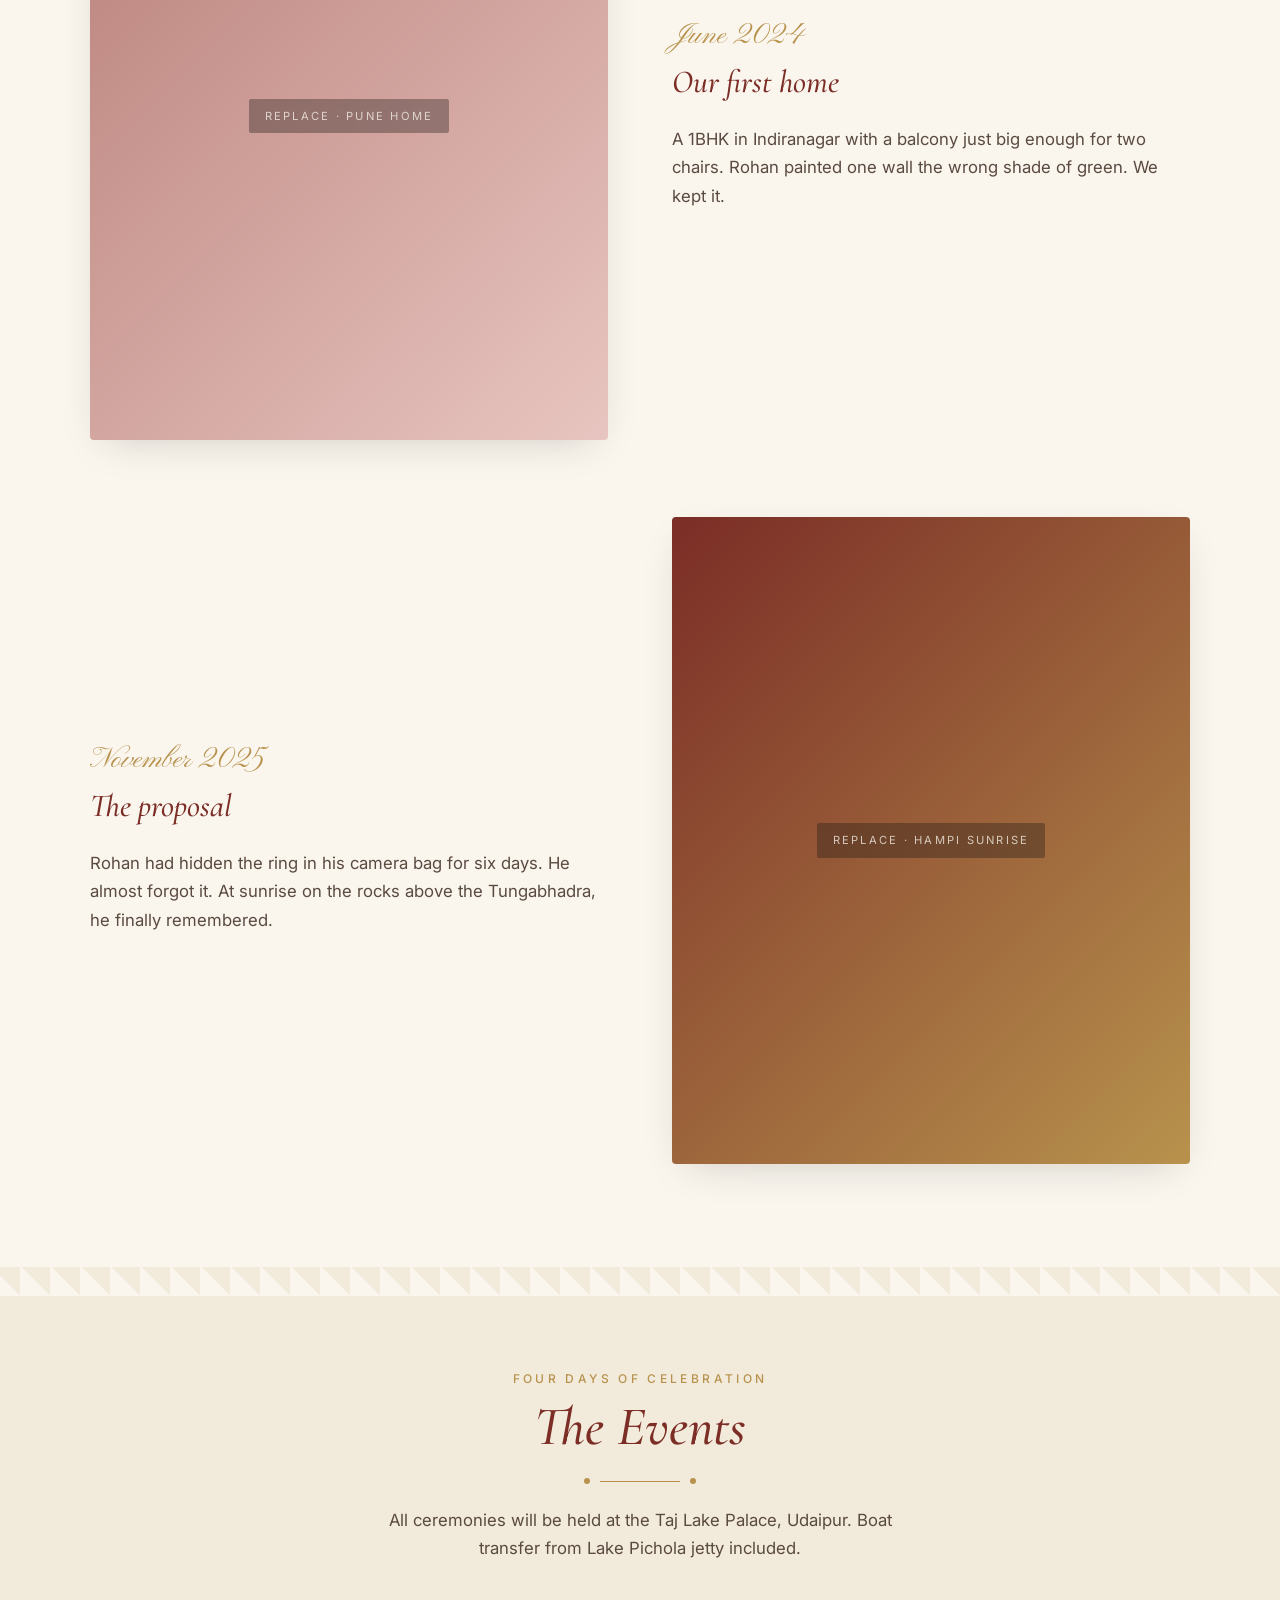
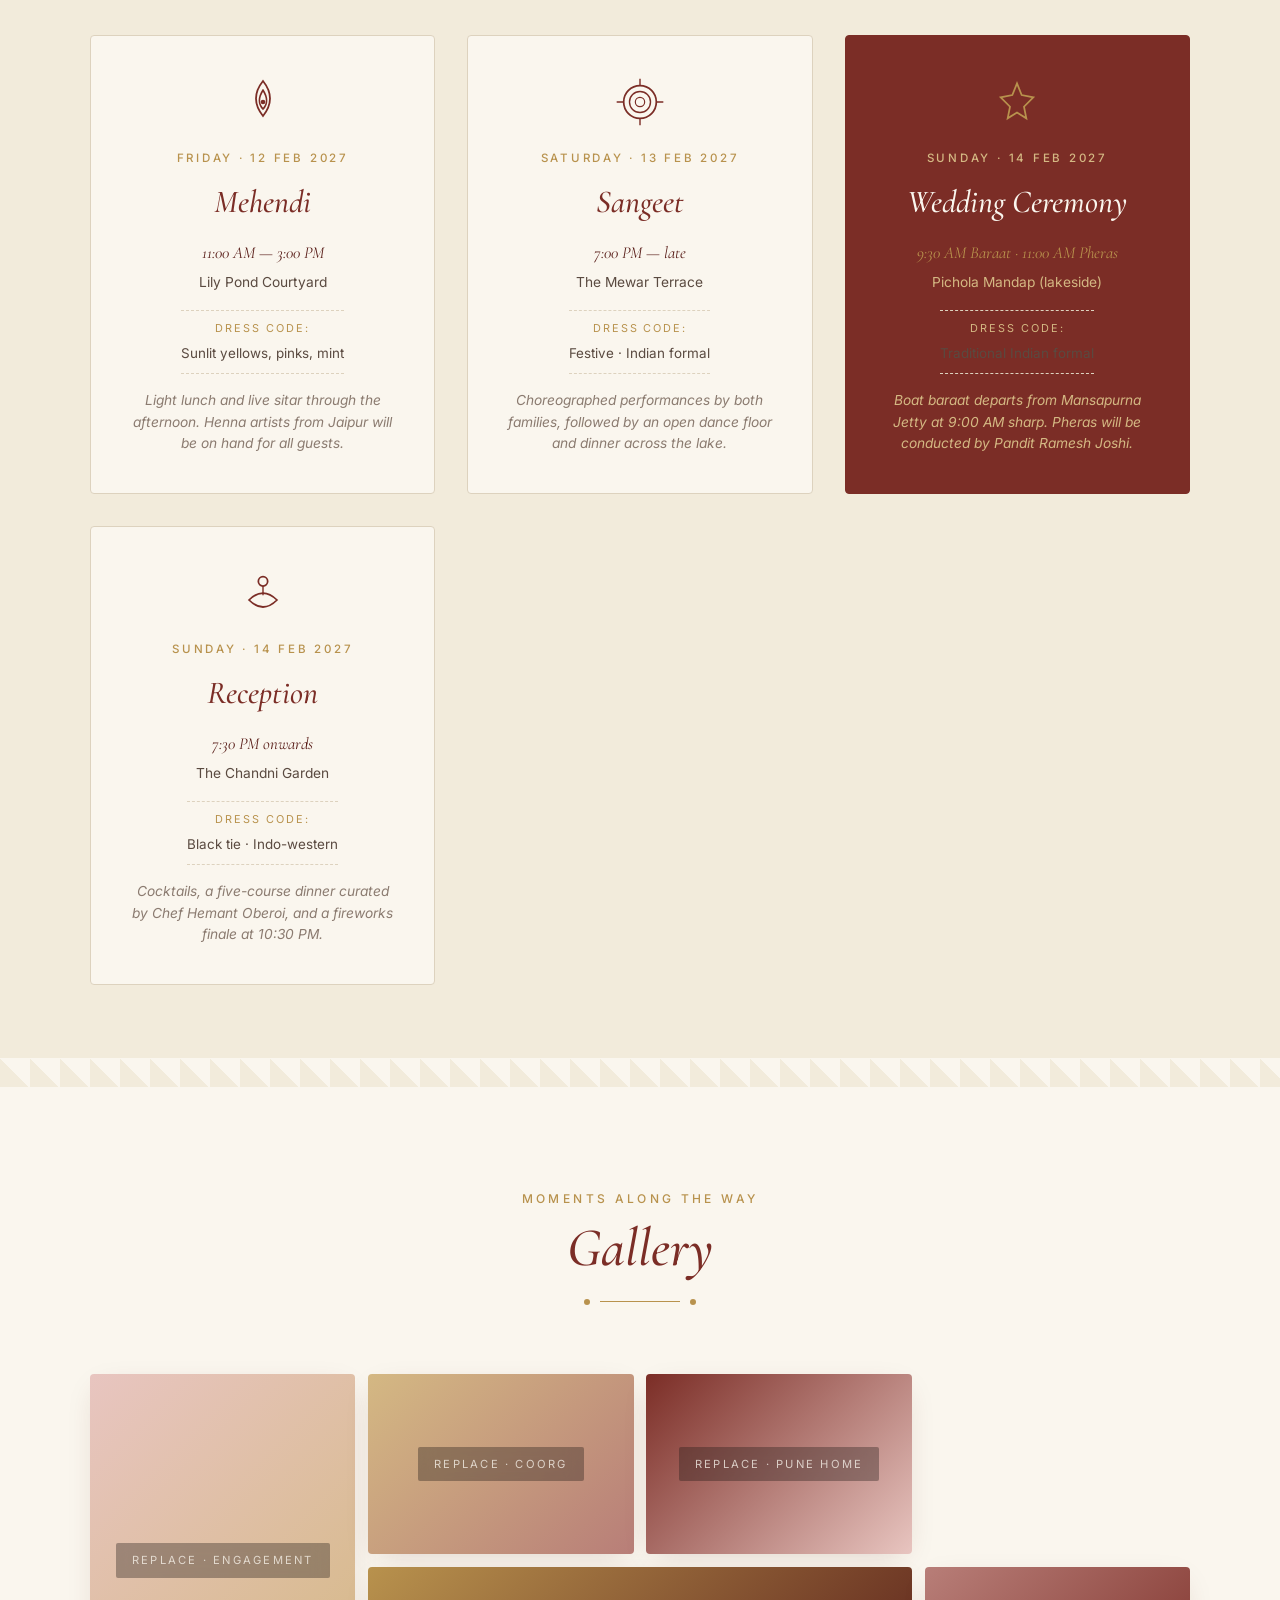
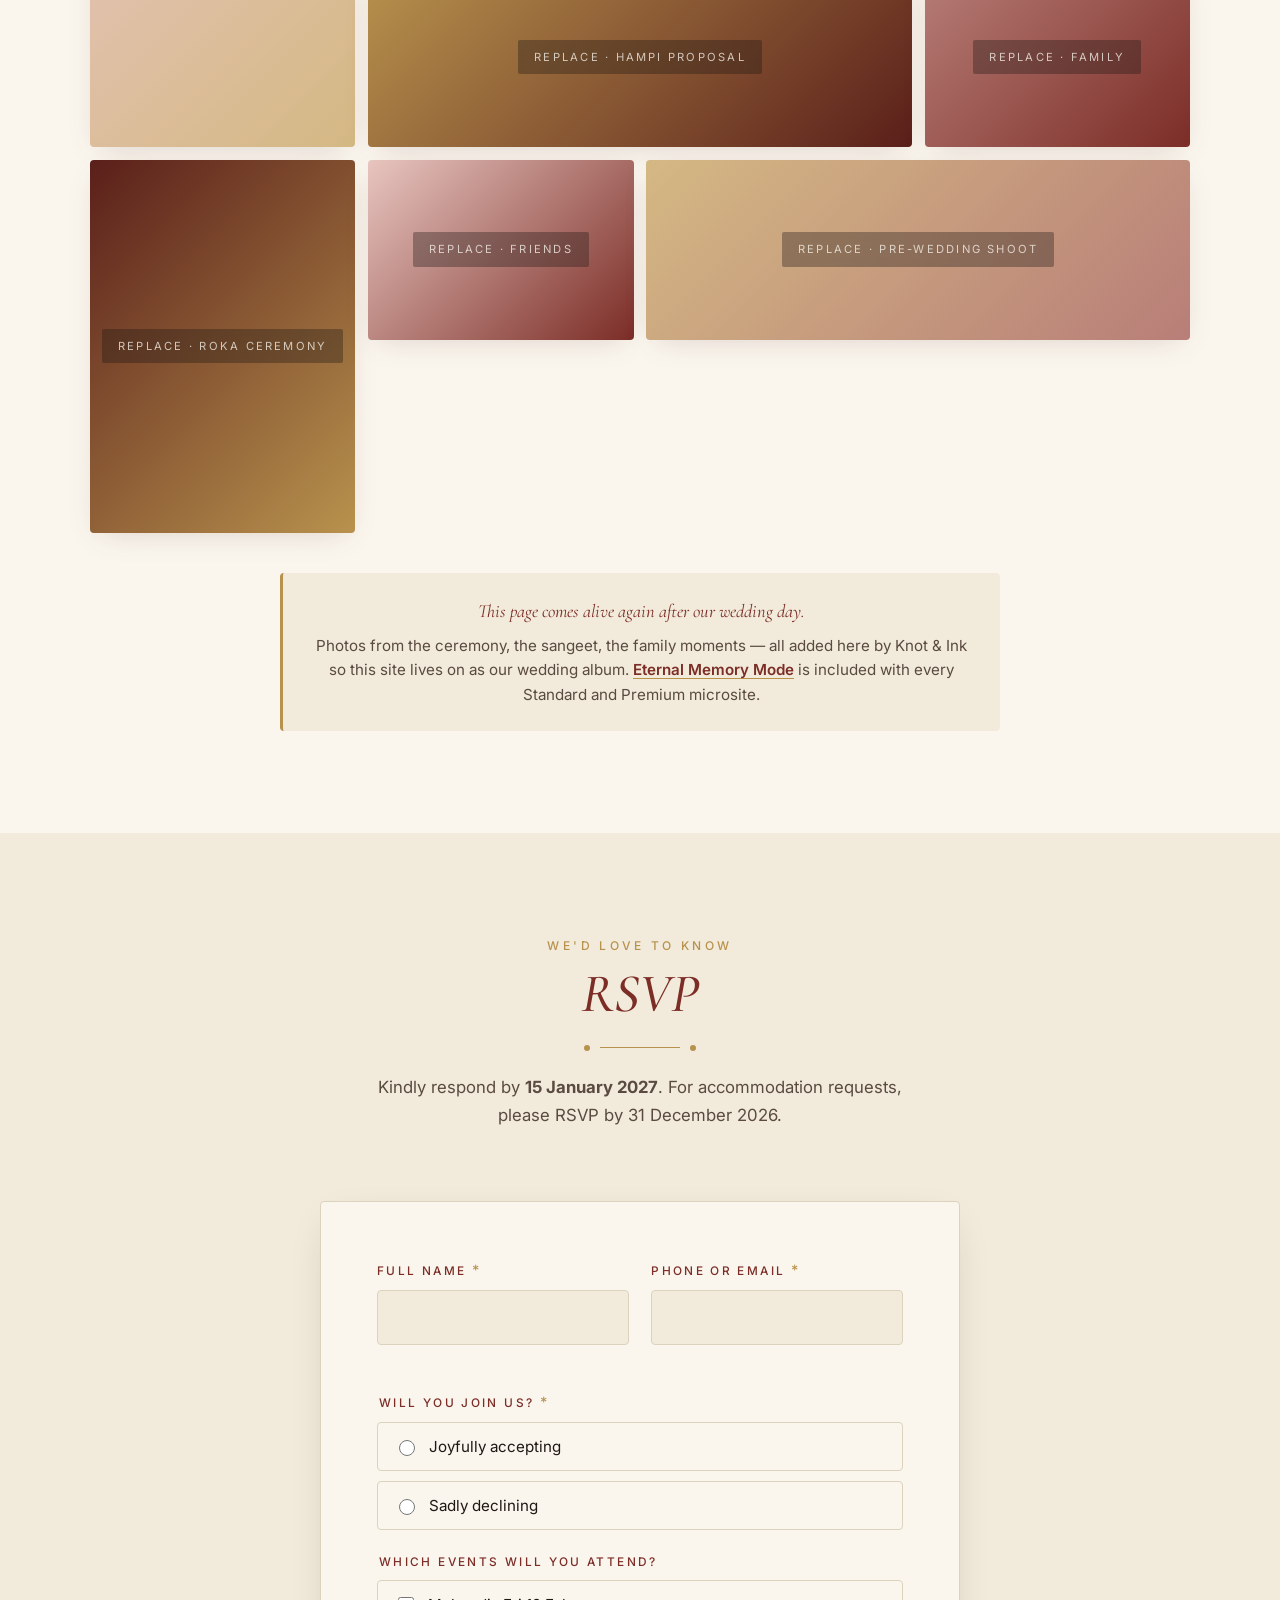
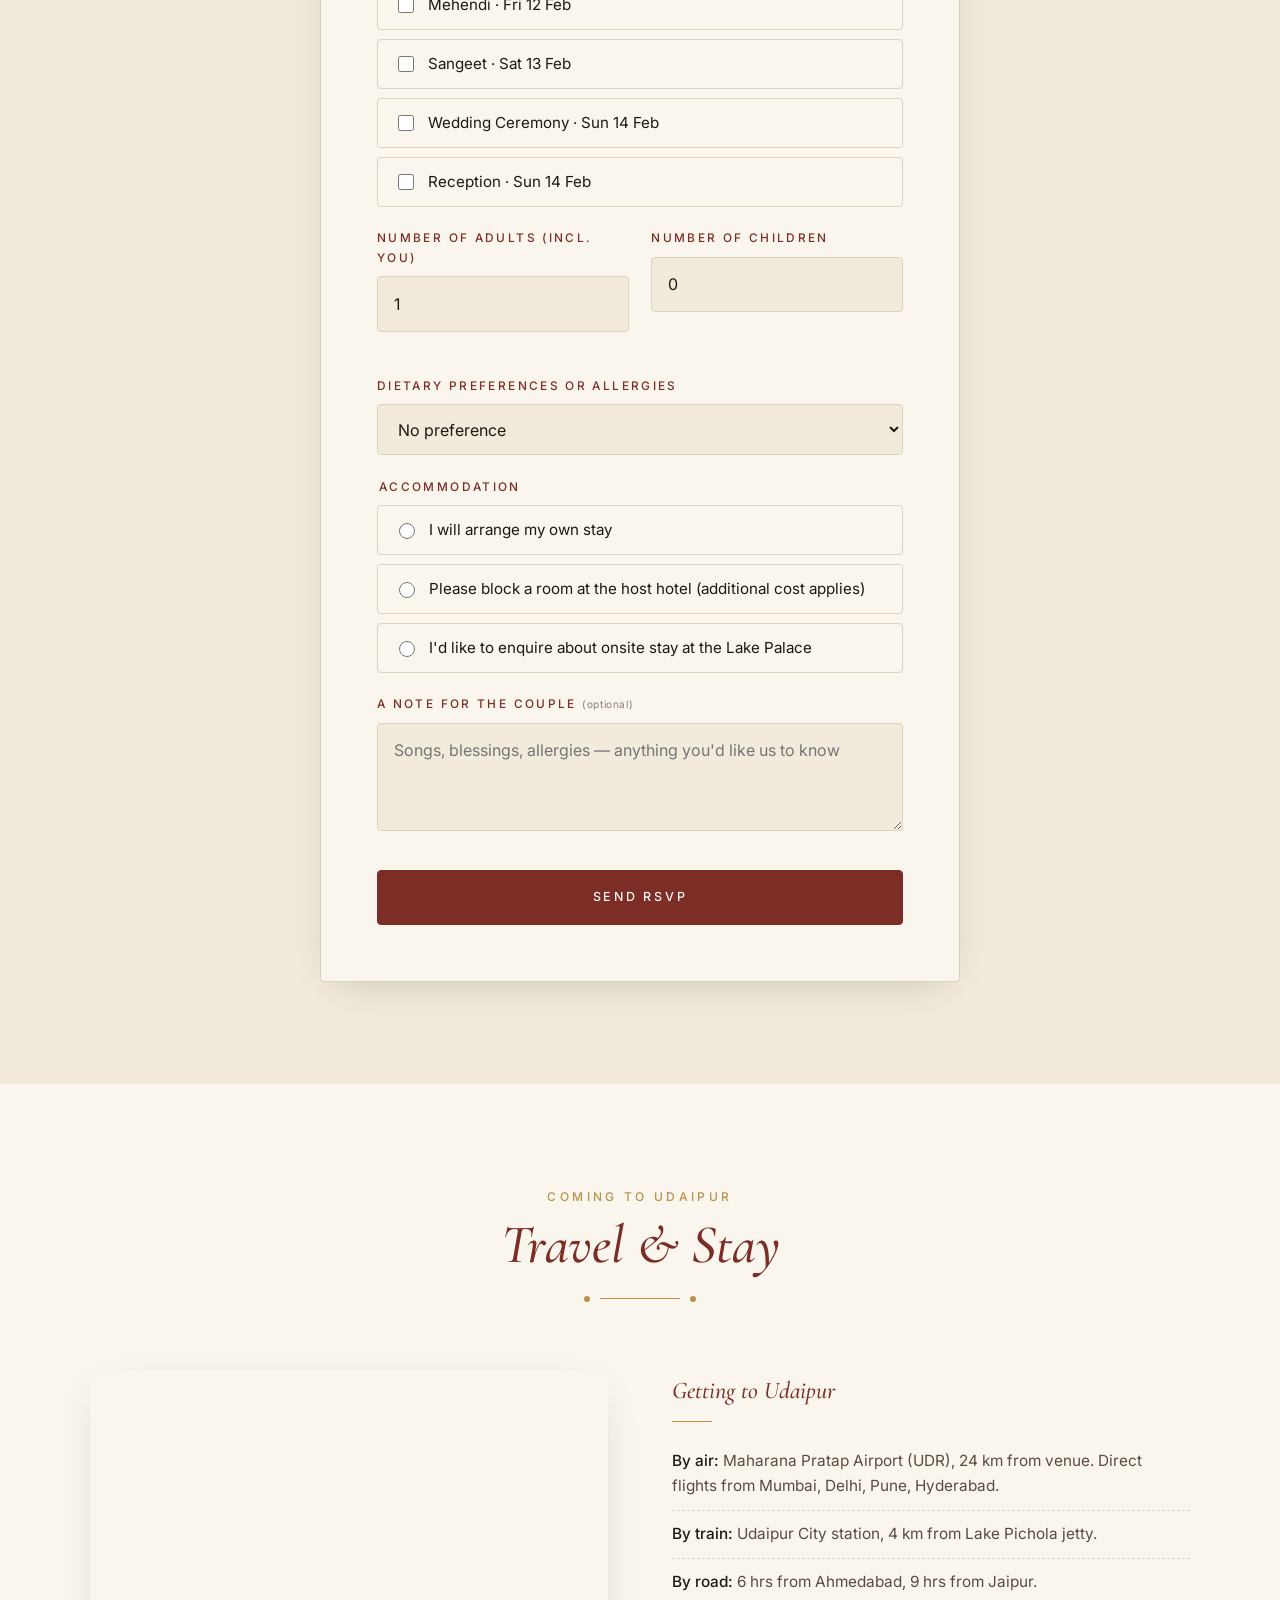
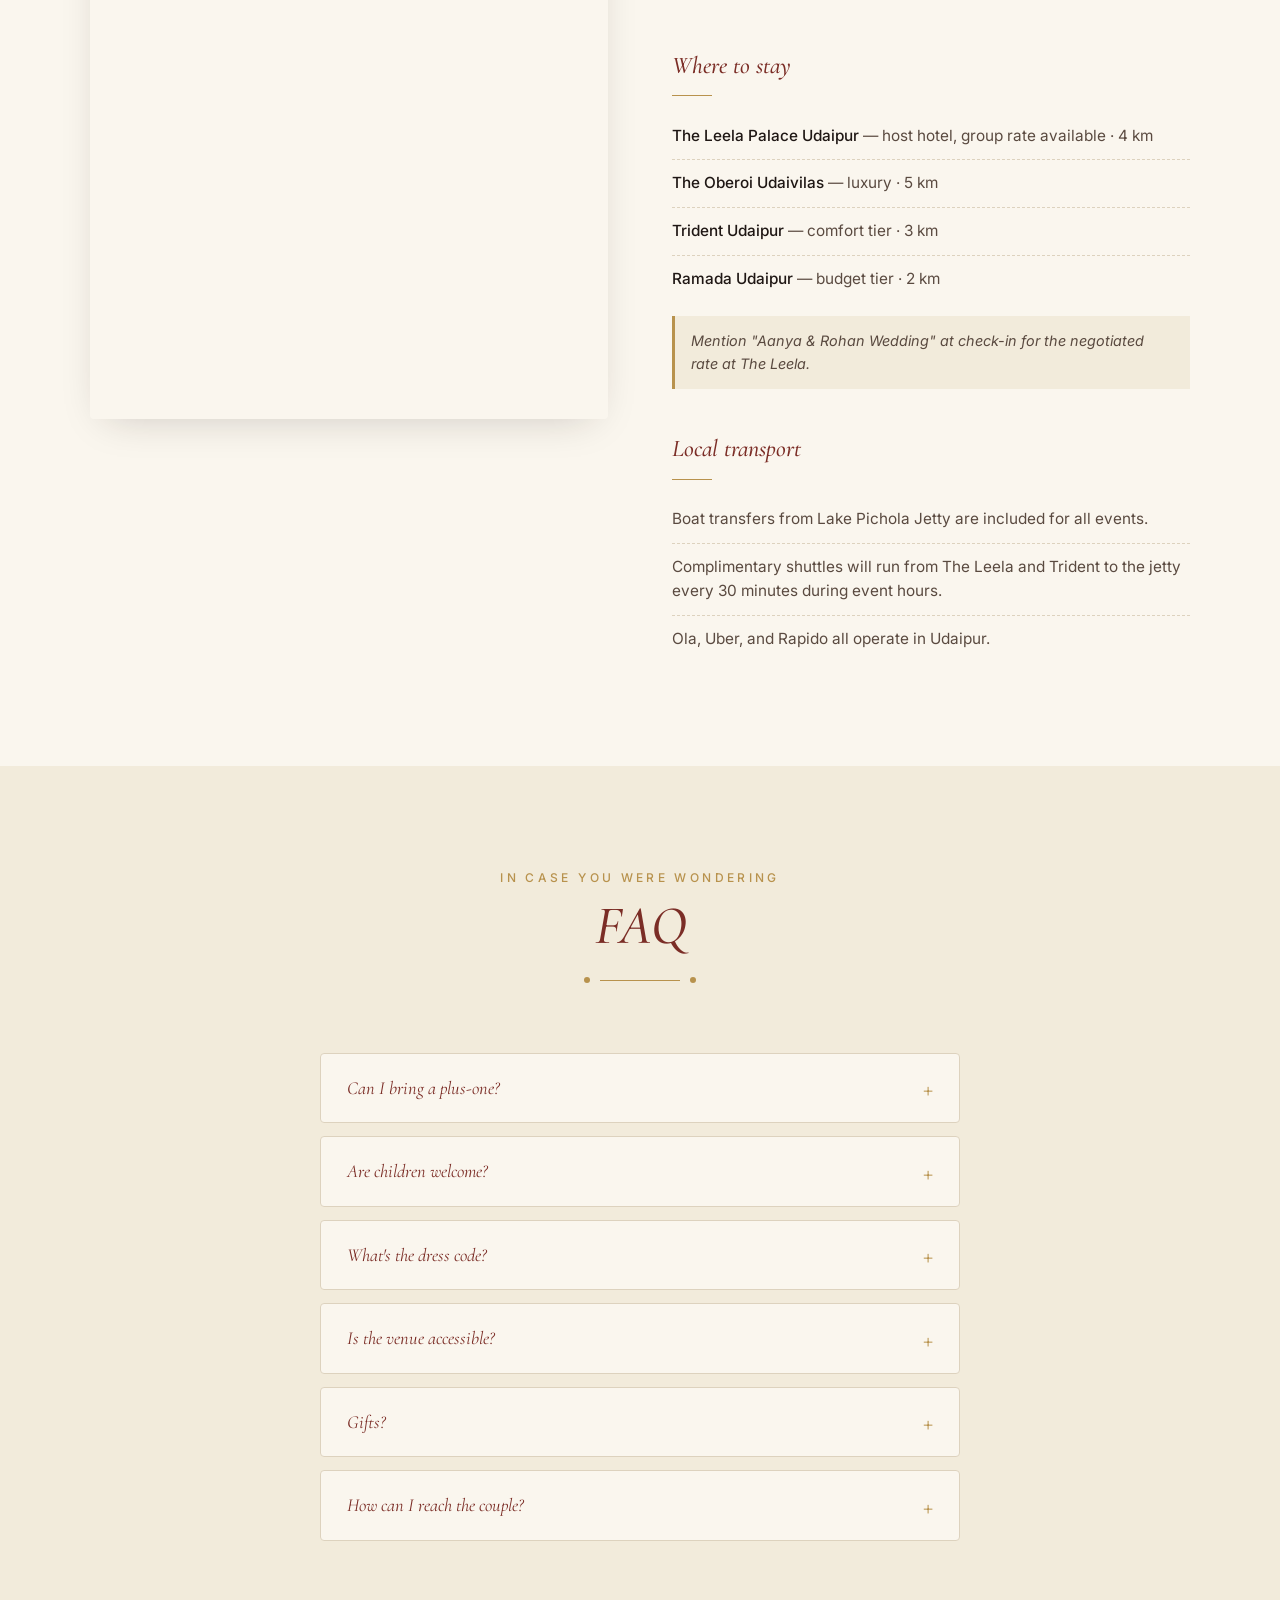
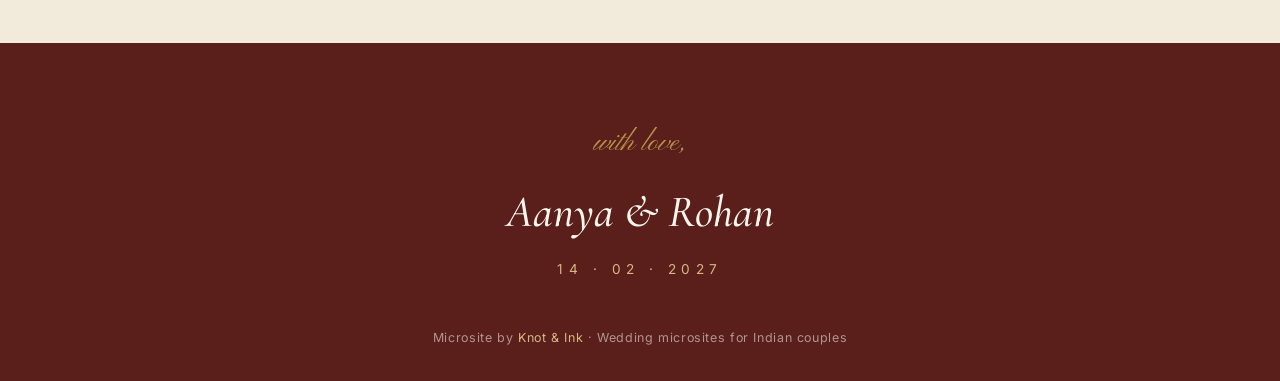
<file: samples/aanya-rohan/index.html>
<!DOCTYPE html>
<html lang="en">
<head>
<meta charset="UTF-8" />
<meta name="viewport" content="width=device-width, initial-scale=1.0" />
<title>Aanya & Rohan — 14 February 2027</title>
<meta name="description" content="Join us for the wedding of Aanya Sharma and Rohan Mehta on 14 February 2027 at the Taj Lake Palace, Udaipur." />
<link rel="stylesheet" href="styles.css" />
<link rel="preconnect" href="https://fonts.googleapis.com">
<link rel="preconnect" href="https://fonts.gstatic.com" crossorigin>
<link href="https://fonts.googleapis.com/css2?family=Cormorant+Garamond:ital,wght@0,400;0,500;0,600;1,400&family=Inter:wght@300;400;500;600&family=Pinyon+Script&display=swap" rel="stylesheet">
<link rel="icon" href="data:image/svg+xml,%3Csvg xmlns='http://www.w3.org/2000/svg' viewBox='0 0 32 32'%3E%3Crect width='32' height='32' fill='%23FAF6EE'/%3E%3Ctext x='50%25' y='52%25' text-anchor='middle' dy='.3em' fill='%237B2D26' font-family='Georgia,serif' font-size='20' font-style='italic'%3EA%26R%3C/text%3E%3C/svg%3E" />
<script>
  // Eternal Memory Mode — pre-paint check (FOUC prevention).
  // Runs synchronously before <body> renders so .is-post-wedding is
  // on <html> from the very first paint. Without this, slow-JS
  // devices would briefly show the pre-wedding view before the main
  // script.js transforms it. Full transform + toggle logic lives in
  // script.js. KEEP THIS DATE IN SYNC with MEMORY_MODE_DATE there.
  (function () {
    var memoryMs = Date.UTC(2027, 1, 14, 18, 30, 0);
    if (Date.now() >= memoryMs) document.documentElement.classList.add('is-post-wedding');
  })();
</script>
</head>
<body>

<!-- ============================================ NAV ============================================ -->
<nav class="nav" id="nav">
  <div class="wrap nav__inner">
    <a href="#top" class="brand"><span class="brand__a">A</span><span class="brand__amp">&</span><span class="brand__r">R</span></a>
    <div class="nav__links">
      <a href="#story">Our Story</a>
      <a href="#events">Events</a>
      <a href="#gallery">Gallery</a>
      <a href="#travel">Travel</a>
      <a href="#rsvp" class="nav__cta">RSVP</a>
    </div>
    <button class="nav__toggle" id="navToggle" aria-label="Open menu"><span></span><span></span><span></span></button>
  </div>
  <div class="mobile-menu" id="mobileMenu">
    <a href="#story">Our Story</a>
    <a href="#events">Events</a>
    <a href="#gallery">Gallery</a>
    <a href="#travel">Travel</a>
    <a href="#rsvp">RSVP</a>
  </div>
</nav>

<!-- ============================================ HERO ============================================ -->
<header class="hero" id="top">
  <!-- Paisley corner decoration -->
  <svg class="hero__paisley hero__paisley--tl" viewBox="0 0 120 120" aria-hidden="true">
    <g fill="none" stroke="currentColor" stroke-width="1.2">
      <path d="M10,10 Q60,0 90,30 T110,90 Q70,100 40,80 T10,30 Z"/>
      <path d="M30,30 Q55,25 75,45 T90,80"/>
      <circle cx="60" cy="55" r="3"/>
      <circle cx="80" cy="40" r="2"/>
      <circle cx="40" cy="65" r="2"/>
    </g>
  </svg>
  <svg class="hero__paisley hero__paisley--br" viewBox="0 0 120 120" aria-hidden="true">
    <g fill="none" stroke="currentColor" stroke-width="1.2">
      <path d="M10,10 Q60,0 90,30 T110,90 Q70,100 40,80 T10,30 Z"/>
      <path d="M30,30 Q55,25 75,45 T90,80"/>
      <circle cx="60" cy="55" r="3"/>
      <circle cx="80" cy="40" r="2"/>
      <circle cx="40" cy="65" r="2"/>
    </g>
  </svg>

  <div class="hero__inner">
    <p class="hero__eyebrow pre-wedding-only">Together with their families</p>
    <p class="hero__eyebrow post-wedding-only" hidden>Forever, since</p>
    <h1 class="hero__names">
      <span class="hero__name">Aanya</span>
      <span class="hero__amp">&amp;</span>
      <span class="hero__name">Rohan</span>
    </h1>
    <div class="hero__divider" aria-hidden="true">
      <span class="hero__divider-line"></span>
      <svg viewBox="0 0 24 24" class="hero__divider-icon"><path d="M12 2 L14 10 L22 12 L14 14 L12 22 L10 14 L2 12 L10 10 Z" fill="currentColor"/></svg>
      <span class="hero__divider-line"></span>
    </div>
    <p class="hero__date">Sunday, the fourteenth of February<br>two thousand and twenty-seven</p>
    <p class="hero__venue">Taj Lake Palace · Udaipur</p>
    <a href="#rsvp" class="btn btn--primary hero__cta pre-wedding-only">RSVP by 15 January</a>
    <a href="#gallery" class="btn btn--primary hero__cta post-wedding-only" hidden>View our wedding album</a>
    <div class="hero__scroll" aria-hidden="true">
      <span>Scroll</span>
      <span class="hero__scroll-line"></span>
    </div>
  </div>
</header>

<!-- ============================================ COUNTDOWN ============================================ -->
<section class="countdown" aria-label="Countdown to the wedding">
  <div class="wrap">
    <p class="countdown__label">The big day arrives in</p>
    <div class="countdown__grid" id="countdown">
      <div class="countdown__cell"><span class="countdown__num" data-unit="days">—</span><span class="countdown__unit">Days</span></div>
      <div class="countdown__cell"><span class="countdown__num" data-unit="hours">—</span><span class="countdown__unit">Hours</span></div>
      <div class="countdown__cell"><span class="countdown__num" data-unit="minutes">—</span><span class="countdown__unit">Minutes</span></div>
      <div class="countdown__cell"><span class="countdown__num" data-unit="seconds">—</span><span class="countdown__unit">Seconds</span></div>
    </div>
  </div>
</section>

<!-- ============================================ STORY ============================================ -->
<section class="story" id="story">
  <div class="wrap">
    <header class="section__header">
      <p class="section__eyebrow">How it began</p>
      <h2 class="section__title">Our Story</h2>
      <div class="section__divider" aria-hidden="true"></div>
    </header>

    <div class="story__timeline">
      <article class="story__item">
        <div class="story__photo story__photo--1" role="img" aria-label="The first meeting at IIT Bombay">
          <span class="photo-label">Replace · First meeting</span>
        </div>
        <div class="story__copy">
          <p class="story__year">August 2019</p>
          <h3>Where we met</h3>
          <p>A monsoon afternoon at the IIT Bombay library. Rohan had taken Aanya's usual seat near the window. She didn't say anything, but he noticed her noticing. The next day he brought two cups of cutting chai.</p>
        </div>
      </article>

      <article class="story__item story__item--reverse">
        <div class="story__photo story__photo--2" role="img" aria-label="The first trip together to Coorg">
          <span class="photo-label">Replace · Coorg, 2021</span>
        </div>
        <div class="story__copy">
          <p class="story__year">December 2021</p>
          <h3>Our first trip</h3>
          <p>Three days in Coorg with too much filter coffee and a rented Royal Enfield that wouldn't start uphill. We pushed it for two kilometres in the rain. Somewhere on that hillside, we knew.</p>
        </div>
      </article>

      <article class="story__item">
        <div class="story__photo story__photo--3" role="img" aria-label="Moving to Pune together">
          <span class="photo-label">Replace · Pune home</span>
        </div>
        <div class="story__copy">
          <p class="story__year">June 2024</p>
          <h3>Our first home</h3>
          <p>A 1BHK in Indiranagar with a balcony just big enough for two chairs. Rohan painted one wall the wrong shade of green. We kept it.</p>
        </div>
      </article>

      <article class="story__item story__item--reverse">
        <div class="story__photo story__photo--4" role="img" aria-label="The proposal at Hampi">
          <span class="photo-label">Replace · Hampi sunrise</span>
        </div>
        <div class="story__copy">
          <p class="story__year">November 2025</p>
          <h3>The proposal</h3>
          <p>Rohan had hidden the ring in his camera bag for six days. He almost forgot it. At sunrise on the rocks above the Tungabhadra, he finally remembered.</p>
        </div>
      </article>
    </div>
  </div>
</section>

<!-- ============================================ EVENTS ============================================ -->
<section class="events" id="events">
  <div class="wrap">
    <header class="section__header">
      <p class="section__eyebrow">Four days of celebration</p>
      <h2 class="section__title">The Events</h2>
      <div class="section__divider" aria-hidden="true"></div>
      <p class="section__lede">All ceremonies will be held at the Taj Lake Palace, Udaipur. Boat transfer from Lake Pichola jetty included.</p>
    </header>

    <div class="events__grid">

      <article class="event-card">
        <div class="event-card__icon" aria-hidden="true">
          <svg viewBox="0 0 48 48"><path d="M24 6 C 16 16, 16 26, 24 36 C 32 26, 32 16, 24 6 Z M24 14 C 20 20, 20 26, 24 30 C 28 26, 28 20, 24 14 Z" fill="none" stroke="currentColor" stroke-width="1.5"/><circle cx="24" cy="24" r="2" fill="currentColor"/></svg>
        </div>
        <p class="event-card__date">Friday · 12 Feb 2027</p>
        <h3 class="event-card__title">Mehendi</h3>
        <p class="event-card__time">11:00 AM — 3:00 PM</p>
        <p class="event-card__venue">Lily Pond Courtyard</p>
        <p class="event-card__dress"><span>Dress code:</span> Sunlit yellows, pinks, mint</p>
        <p class="event-card__note">Light lunch and live sitar through the afternoon. Henna artists from Jaipur will be on hand for all guests.</p>
      </article>

      <article class="event-card event-card--accent">
        <div class="event-card__icon" aria-hidden="true">
          <svg viewBox="0 0 48 48"><circle cx="24" cy="24" r="14" fill="none" stroke="currentColor" stroke-width="1.5"/><circle cx="24" cy="24" r="9" fill="none" stroke="currentColor" stroke-width="1.2"/><circle cx="24" cy="24" r="4" fill="none" stroke="currentColor" stroke-width="1"/><path d="M24 4 L24 10 M24 38 L24 44 M4 24 L10 24 M38 24 L44 24" stroke="currentColor" stroke-width="1.2"/></svg>
        </div>
        <p class="event-card__date">Saturday · 13 Feb 2027</p>
        <h3 class="event-card__title">Sangeet</h3>
        <p class="event-card__time">7:00 PM — late</p>
        <p class="event-card__venue">The Mewar Terrace</p>
        <p class="event-card__dress"><span>Dress code:</span> Festive · Indian formal</p>
        <p class="event-card__note">Choreographed performances by both families, followed by an open dance floor and dinner across the lake.</p>
      </article>

      <article class="event-card event-card--featured">
        <div class="event-card__icon" aria-hidden="true">
          <svg viewBox="0 0 48 48"><path d="M24 8 L28 18 L38 20 L30 28 L32 38 L24 33 L16 38 L18 28 L10 20 L20 18 Z" fill="none" stroke="currentColor" stroke-width="1.5"/></svg>
        </div>
        <p class="event-card__date">Sunday · 14 Feb 2027</p>
        <h3 class="event-card__title">Wedding Ceremony</h3>
        <p class="event-card__time">9:30 AM Baraat · 11:00 AM Pheras</p>
        <p class="event-card__venue">Pichola Mandap (lakeside)</p>
        <p class="event-card__dress"><span>Dress code:</span> Traditional Indian formal</p>
        <p class="event-card__note">Boat baraat departs from Mansapurna Jetty at 9:00 AM sharp. Pheras will be conducted by Pandit Ramesh Joshi.</p>
      </article>

      <article class="event-card">
        <div class="event-card__icon" aria-hidden="true">
          <svg viewBox="0 0 48 48"><path d="M12 30 Q24 18 36 30 Q24 42 12 30 Z" fill="none" stroke="currentColor" stroke-width="1.5"/><circle cx="24" cy="14" r="4" fill="none" stroke="currentColor" stroke-width="1.5"/><path d="M24 18 L24 26" stroke="currentColor" stroke-width="1.2"/></svg>
        </div>
        <p class="event-card__date">Sunday · 14 Feb 2027</p>
        <h3 class="event-card__title">Reception</h3>
        <p class="event-card__time">7:30 PM onwards</p>
        <p class="event-card__venue">The Chandni Garden</p>
        <p class="event-card__dress"><span>Dress code:</span> Black tie · Indo-western</p>
        <p class="event-card__note">Cocktails, a five-course dinner curated by Chef Hemant Oberoi, and a fireworks finale at 10:30 PM.</p>
      </article>

    </div>
  </div>
</section>

<!-- ============================================ GALLERY ============================================ -->
<section class="gallery" id="gallery">
  <div class="wrap">
    <header class="section__header">
      <p class="section__eyebrow">Moments along the way</p>
      <h2 class="section__title">Gallery</h2>
      <div class="section__divider" aria-hidden="true"></div>
    </header>

    <div class="gallery__grid">
      <div class="gallery__item gallery__item--tall photo-bg-1"><span class="photo-label">Replace · Engagement</span></div>
      <div class="gallery__item photo-bg-2"><span class="photo-label">Replace · Coorg</span></div>
      <div class="gallery__item photo-bg-3"><span class="photo-label">Replace · Pune home</span></div>
      <div class="gallery__item gallery__item--wide photo-bg-4"><span class="photo-label">Replace · Hampi proposal</span></div>
      <div class="gallery__item photo-bg-5"><span class="photo-label">Replace · Family</span></div>
      <div class="gallery__item gallery__item--tall photo-bg-6"><span class="photo-label">Replace · Roka ceremony</span></div>
      <div class="gallery__item photo-bg-7"><span class="photo-label">Replace · Friends</span></div>
      <div class="gallery__item gallery__item--wide photo-bg-8"><span class="photo-label">Replace · Pre-wedding shoot</span></div>
    </div>

    <p class="gallery__memory-note pre-wedding-only">
      <em>This page comes alive again after our wedding day.</em>
      Photos from the ceremony, the sangeet, the family moments — all
      added here by Knot &amp; Ink so this site lives on as our wedding
      album. <a href="https://knotandink.netlify.app">Eternal Memory Mode</a>
      is included with every Standard and Premium microsite.
    </p>
    <p class="gallery__memory-note post-wedding-only" hidden>
      <em>Thank you for celebrating with us.</em>
      These are the moments — the ones we'll keep returning to. New
      photos are added by Knot &amp; Ink as our families share them.
      This site is now our forever-album, and you are welcome to visit
      whenever you'd like.
    </p>
  </div>
</section>

<!-- ============================================ RSVP ============================================ -->
<section class="rsvp" id="rsvp">
  <div class="wrap wrap--narrow">
    <header class="section__header">
      <p class="section__eyebrow">We'd love to know</p>
      <h2 class="section__title">RSVP</h2>
      <div class="section__divider" aria-hidden="true"></div>
      <p class="section__lede">Kindly respond by <strong>15 January 2027</strong>. For accommodation requests, please RSVP by 31 December 2026.</p>
    </header>

    <form class="rsvp-form" id="rsvpForm" novalidate>
      <div class="form-row">
        <label class="form-field">
          <span class="form-field__label">Full name <em>*</em></span>
          <input type="text" name="name" required autocomplete="name" />
        </label>
        <label class="form-field">
          <span class="form-field__label">Phone or email <em>*</em></span>
          <input type="text" name="contact" required autocomplete="email" />
        </label>
      </div>

      <fieldset class="form-fieldset">
        <legend class="form-field__label">Will you join us? <em>*</em></legend>
        <label class="radio"><input type="radio" name="attending" value="yes" required /><span>Joyfully accepting</span></label>
        <label class="radio"><input type="radio" name="attending" value="no" /><span>Sadly declining</span></label>
      </fieldset>

      <fieldset class="form-fieldset" data-when-attending>
        <legend class="form-field__label">Which events will you attend?</legend>
        <label class="checkbox"><input type="checkbox" name="events" value="mehendi" /><span>Mehendi · Fri 12 Feb</span></label>
        <label class="checkbox"><input type="checkbox" name="events" value="sangeet" /><span>Sangeet · Sat 13 Feb</span></label>
        <label class="checkbox"><input type="checkbox" name="events" value="wedding" /><span>Wedding Ceremony · Sun 14 Feb</span></label>
        <label class="checkbox"><input type="checkbox" name="events" value="reception" /><span>Reception · Sun 14 Feb</span></label>
      </fieldset>

      <div class="form-row" data-when-attending>
        <label class="form-field">
          <span class="form-field__label">Number of adults (incl. you)</span>
          <input type="number" name="adults" min="1" max="10" value="1" />
        </label>
        <label class="form-field">
          <span class="form-field__label">Number of children</span>
          <input type="number" name="children" min="0" max="10" value="0" />
        </label>
      </div>

      <label class="form-field" data-when-attending>
        <span class="form-field__label">Dietary preferences or allergies</span>
        <select name="dietary">
          <option value="">No preference</option>
          <option>Pure vegetarian</option>
          <option>Jain</option>
          <option>Vegan</option>
          <option>Non-vegetarian</option>
          <option>Allergies — please specify in notes</option>
        </select>
      </label>

      <fieldset class="form-fieldset" data-when-attending>
        <legend class="form-field__label">Accommodation</legend>
        <label class="radio"><input type="radio" name="stay" value="self" /><span>I will arrange my own stay</span></label>
        <label class="radio"><input type="radio" name="stay" value="hotel" /><span>Please block a room at the host hotel (additional cost applies)</span></label>
        <label class="radio"><input type="radio" name="stay" value="onsite" /><span>I'd like to enquire about onsite stay at the Lake Palace</span></label>
      </fieldset>

      <label class="form-field">
        <span class="form-field__label">A note for the couple <span class="form-field__hint">(optional)</span></span>
        <textarea name="message" rows="3" placeholder="Songs, blessings, allergies — anything you'd like us to know"></textarea>
      </label>

      <button type="submit" class="btn btn--primary form-submit">Send RSVP</button>
      <p class="form-success" id="formSuccess" hidden>Thank you — your RSVP has reached us. We can't wait to celebrate with you. 💌</p>
    </form>
  </div>
</section>

<!-- ============================================ TRAVEL ============================================ -->
<section class="travel" id="travel">
  <div class="wrap">
    <header class="section__header">
      <p class="section__eyebrow">Coming to Udaipur</p>
      <h2 class="section__title">Travel & Stay</h2>
      <div class="section__divider" aria-hidden="true"></div>
    </header>

    <div class="travel__grid">

      <div class="travel__map">
        <iframe
          title="Taj Lake Palace, Udaipur"
          src="https://www.google.com/maps/embed?pb=!1m18!1m12!1m3!1d3623.295!2d73.6797!3d24.5754!2m3!1f0!2f0!3f0!3m2!1i1024!2i768!4f13.1!3m3!1m2!1s0x3967e5641f3f1b03%3A0x9e4a0e5b5a54d7f0!2sTaj%20Lake%20Palace!5e0!3m2!1sen!2sin!4v1700000000000"
          width="100%"
          height="100%"
          style="border:0"
          allowfullscreen=""
          loading="lazy"
          referrerpolicy="no-referrer-when-downgrade">
        </iframe>
      </div>

      <div class="travel__info">

        <div class="travel__block">
          <h3>Getting to Udaipur</h3>
          <ul class="travel__list">
            <li><strong>By air:</strong> Maharana Pratap Airport (UDR), 24 km from venue. Direct flights from Mumbai, Delhi, Pune, Hyderabad.</li>
            <li><strong>By train:</strong> Udaipur City station, 4 km from Lake Pichola jetty.</li>
            <li><strong>By road:</strong> 6 hrs from Ahmedabad, 9 hrs from Jaipur.</li>
          </ul>
        </div>

        <div class="travel__block">
          <h3>Where to stay</h3>
          <ul class="travel__list">
            <li><strong>The Leela Palace Udaipur</strong> — host hotel, group rate available · 4 km</li>
            <li><strong>The Oberoi Udaivilas</strong> — luxury · 5 km</li>
            <li><strong>Trident Udaipur</strong> — comfort tier · 3 km</li>
            <li><strong>Ramada Udaipur</strong> — budget tier · 2 km</li>
          </ul>
          <p class="travel__hint">Mention "Aanya & Rohan Wedding" at check-in for the negotiated rate at The Leela.</p>
        </div>

        <div class="travel__block">
          <h3>Local transport</h3>
          <ul class="travel__list">
            <li>Boat transfers from Lake Pichola Jetty are included for all events.</li>
            <li>Complimentary shuttles will run from The Leela and Trident to the jetty every 30 minutes during event hours.</li>
            <li>Ola, Uber, and Rapido all operate in Udaipur.</li>
          </ul>
        </div>

      </div>
    </div>
  </div>
</section>

<!-- ============================================ FAQ ============================================ -->
<section class="faq">
  <div class="wrap wrap--narrow">
    <header class="section__header">
      <p class="section__eyebrow">In case you were wondering</p>
      <h2 class="section__title">FAQ</h2>
      <div class="section__divider" aria-hidden="true"></div>
    </header>

    <div class="faq__list">
      <details class="faq__item">
        <summary>Can I bring a plus-one?</summary>
        <p>Our invitations are addressed individually because the Lake Palace is a small venue. If you'd like to bring a partner who isn't named on your invite, please drop us a note in the RSVP form and we'll do our best to accommodate.</p>
      </details>
      <details class="faq__item">
        <summary>Are children welcome?</summary>
        <p>Absolutely — please indicate the number of children in your RSVP so we can plan kid-friendly menu options and a small play area for the Sangeet evening.</p>
      </details>
      <details class="faq__item">
        <summary>What's the dress code?</summary>
        <p>Mehendi: sunlit yellows, pinks, mint. Sangeet: festive Indian formal. Wedding: traditional Indian formal. Reception: black tie or Indo-western. We'd love to see you in your finest, but please prioritise comfort — there's a lot of dancing planned.</p>
      </details>
      <details class="faq__item">
        <summary>Is the venue accessible?</summary>
        <p>The Lake Palace is reached by boat. The boats are stable and have step-on access; staff will assist anyone who needs help boarding. The palace itself has stairs but most ceremony areas are reachable via lift. If you have specific accessibility needs, let us know in the RSVP and we'll arrange the right path.</p>
      </details>
      <details class="faq__item">
        <summary>Gifts?</summary>
        <p>Your blessings and presence mean everything. If you'd still like to give something, we're collecting contributions towards a honeymoon in Kyoto — details will be shared with confirmed RSVPs closer to the date.</p>
      </details>
      <details class="faq__item">
        <summary>How can I reach the couple?</summary>
        <p>Aanya: +91 98765 43210 · Rohan: +91 98765 43211. We may not always pick up between events, but WhatsApp will reach us fastest.</p>
      </details>
    </div>
  </div>
</section>

<!-- ============================================ FOOTER ============================================ -->
<footer class="footer">
  <div class="wrap">
    <p class="footer__script">with love,</p>
    <p class="footer__names">Aanya &amp; Rohan</p>
    <p class="footer__date">14 · 02 · 2027</p>
    <p class="footer__credit">Microsite by <a href="https://knotandink.netlify.app" target="_blank" rel="noopener">Knot &amp; Ink</a> · Wedding microsites for Indian couples</p>
  </div>
</footer>

<a href="#rsvp" class="floating-cta pre-wedding-only" aria-label="RSVP">RSVP</a>

<!-- ============================================================
     DEMO TOGGLE — sample microsite only.
     Lets a planner / prospective client preview the post-wedding
     "Eternal Memory Mode" view without waiting for the wedding date.
     For real client microsites, REMOVE this entire block AND the
     matching demoToggle binding in script.js. The auto-transform
     logic (driven by the wedding date in script.js) keeps working.
     ============================================================ -->
<button class="demo-toggle" id="demoToggle" type="button" aria-pressed="false">
  <span class="demo-toggle__label">DEMO</span>
  <span class="demo-toggle__text">Preview post-wedding view</span>
</button>
<!-- /DEMO TOGGLE -->

<script src="script.js"></script>
</body>
</html>
</file>
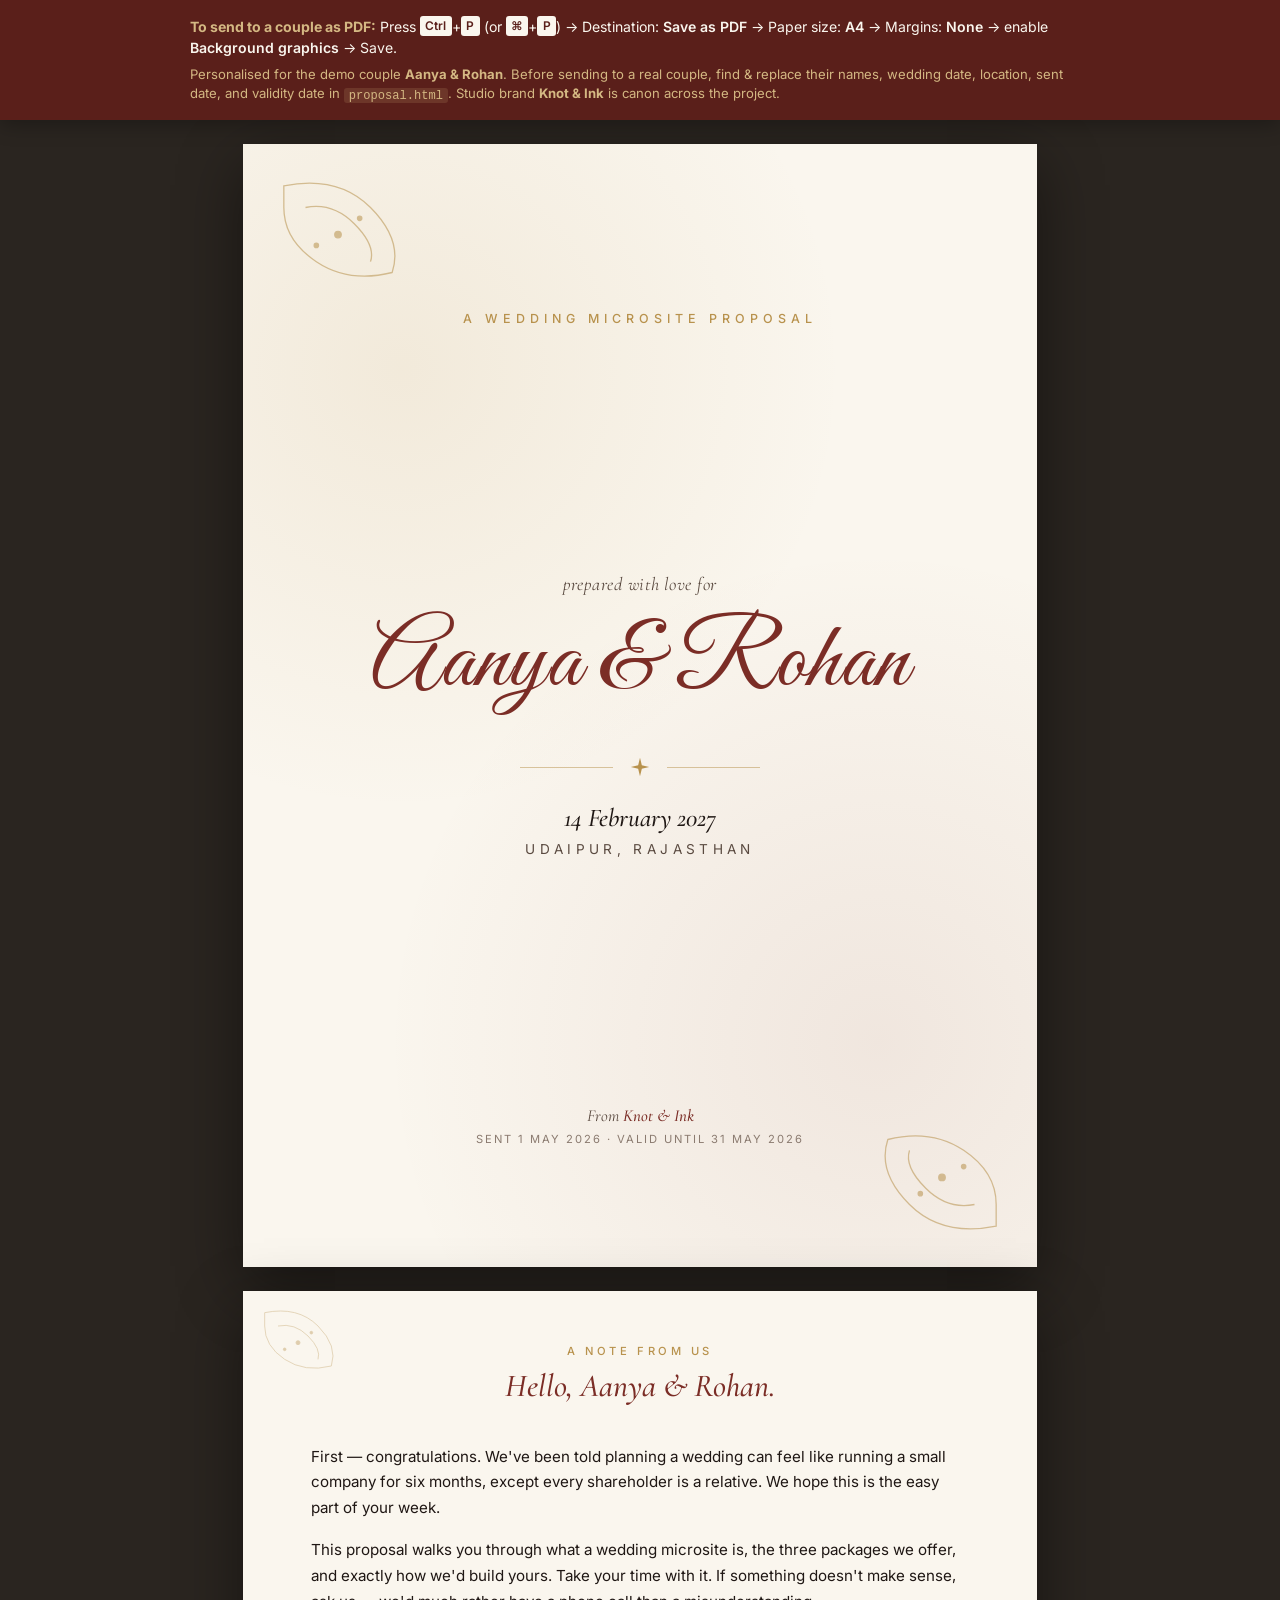
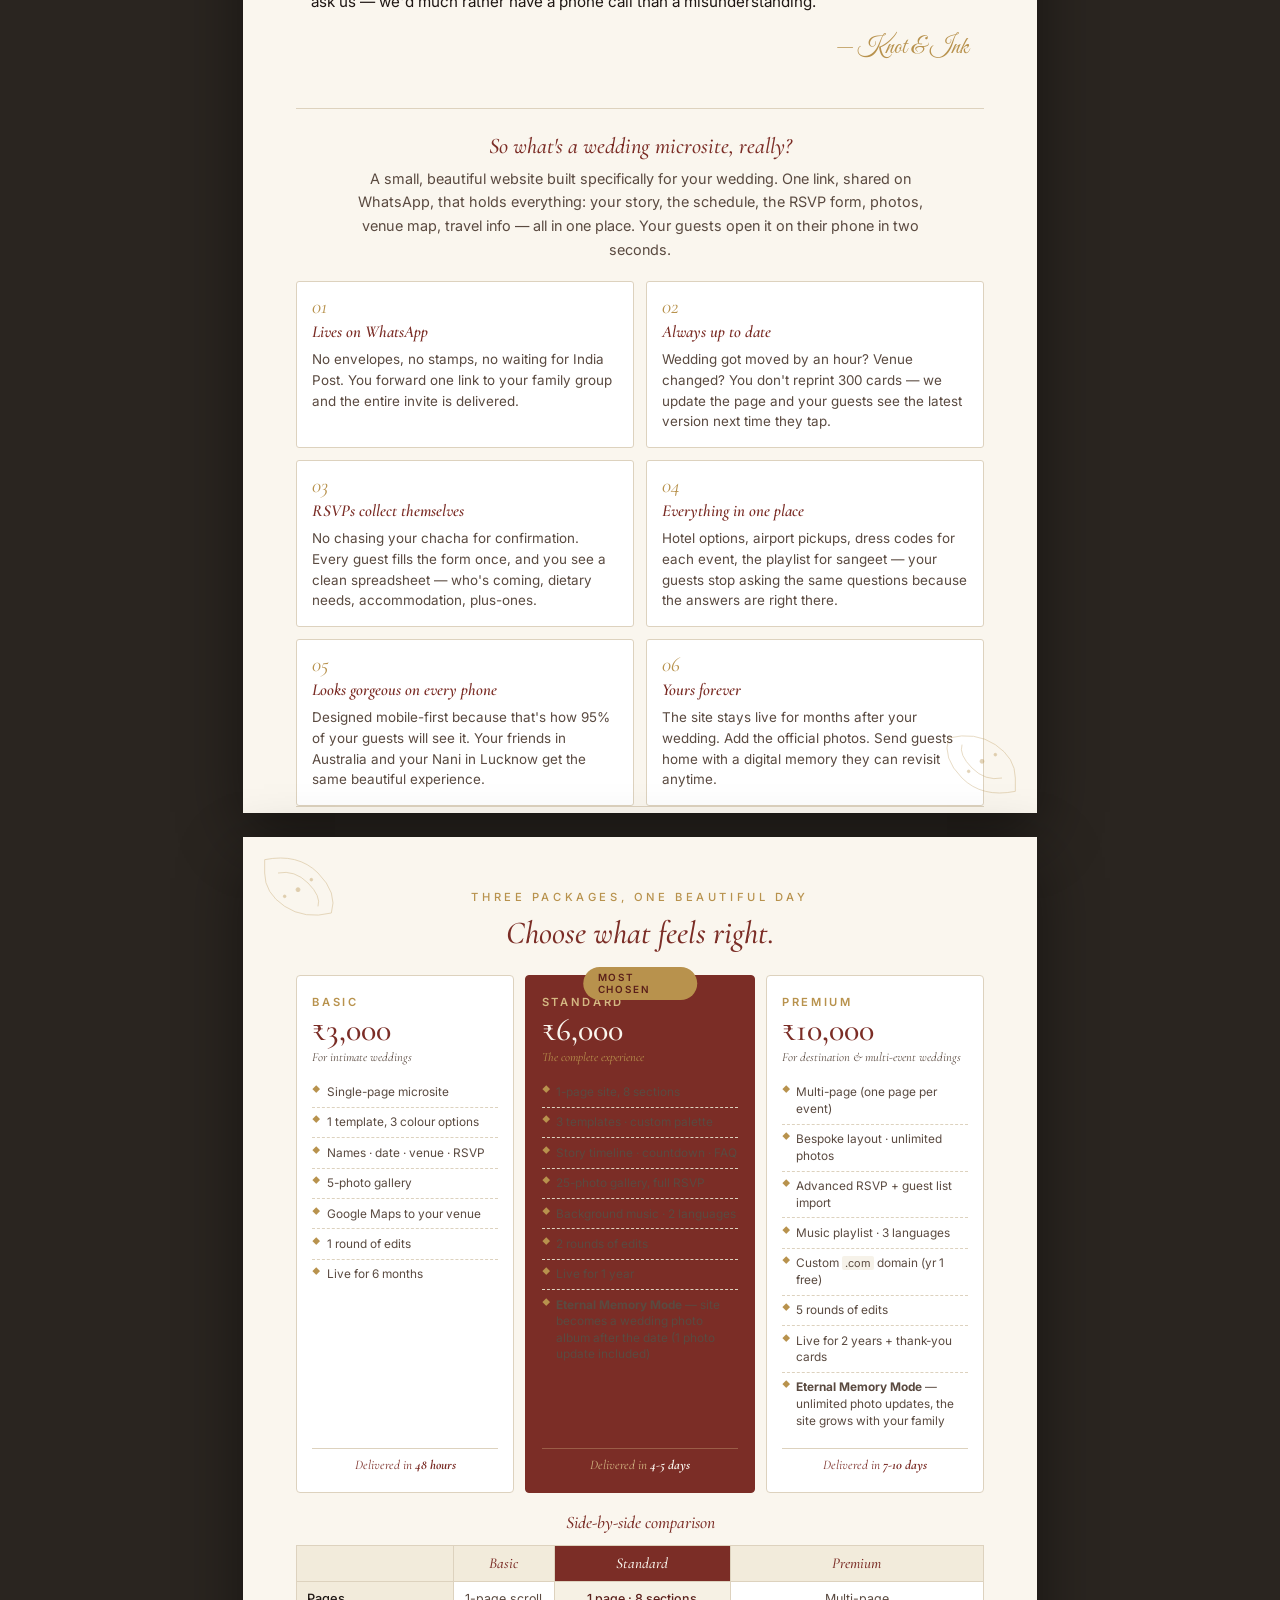
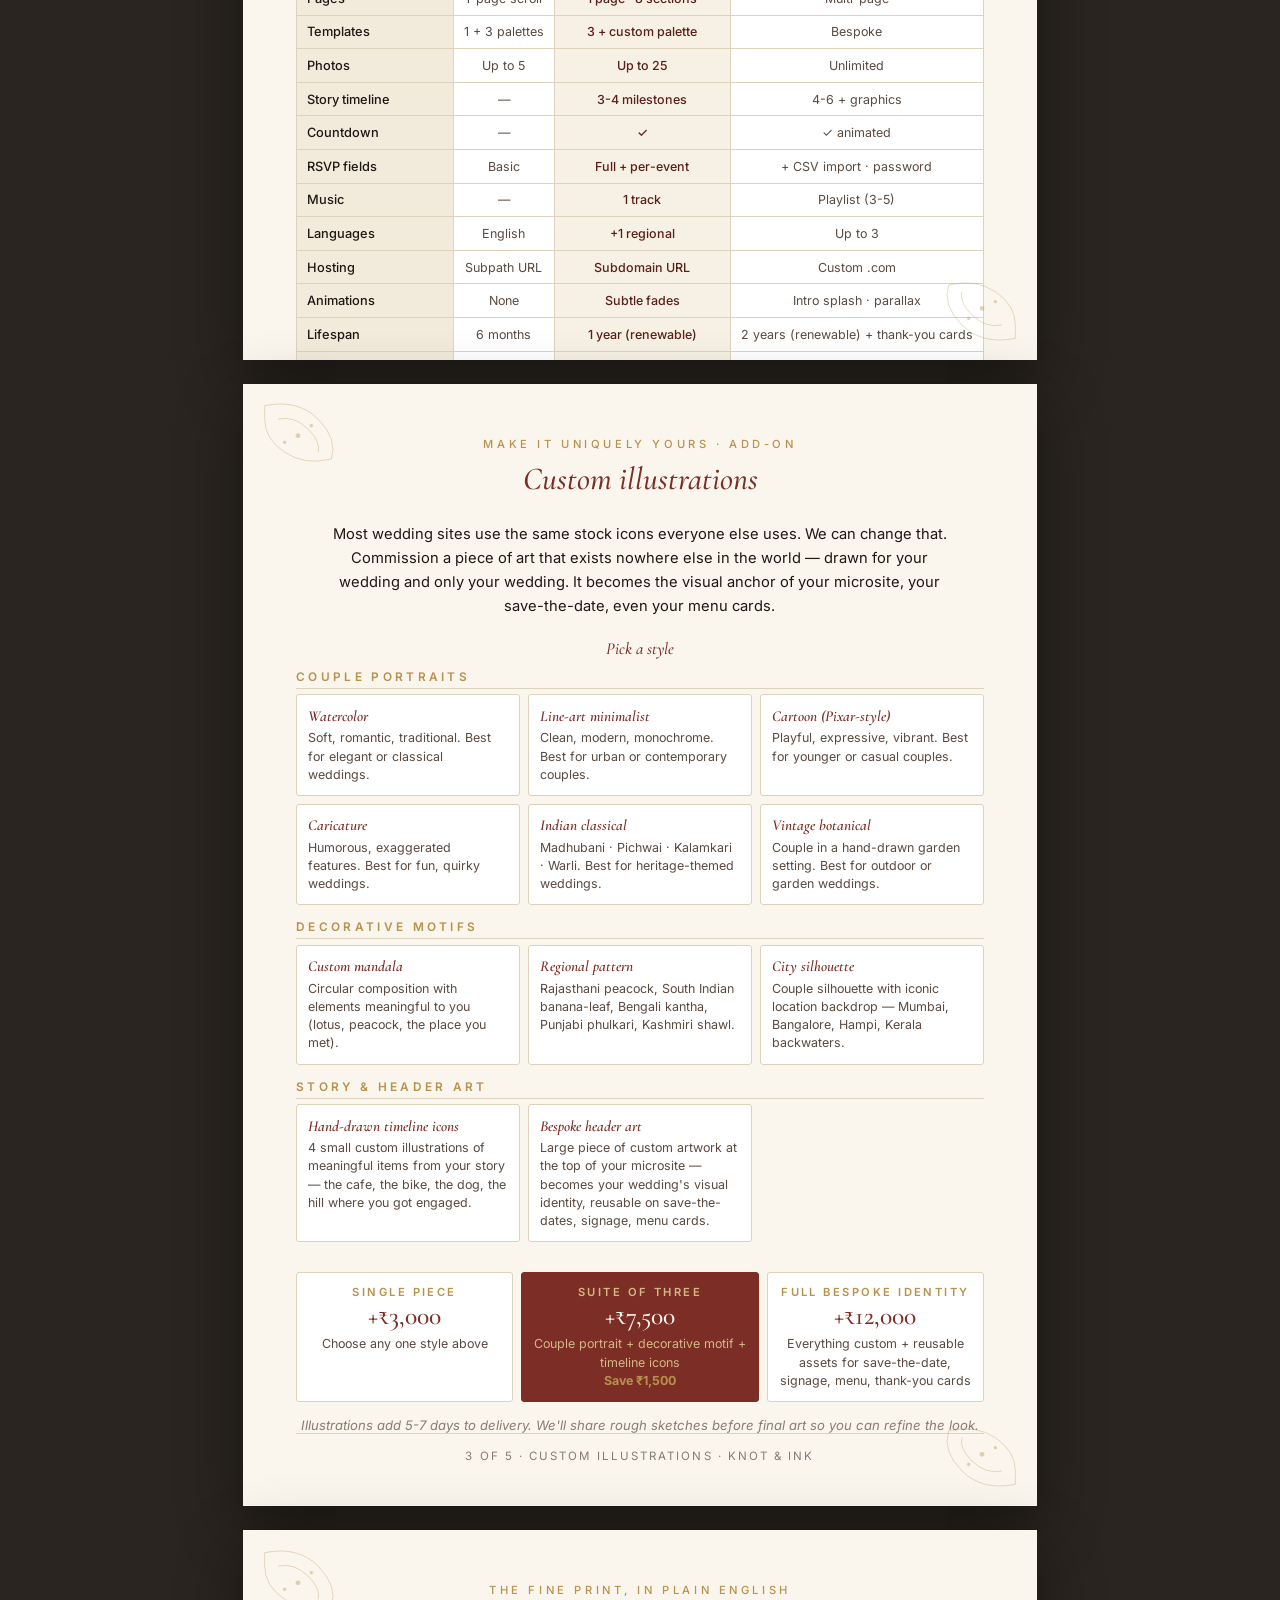
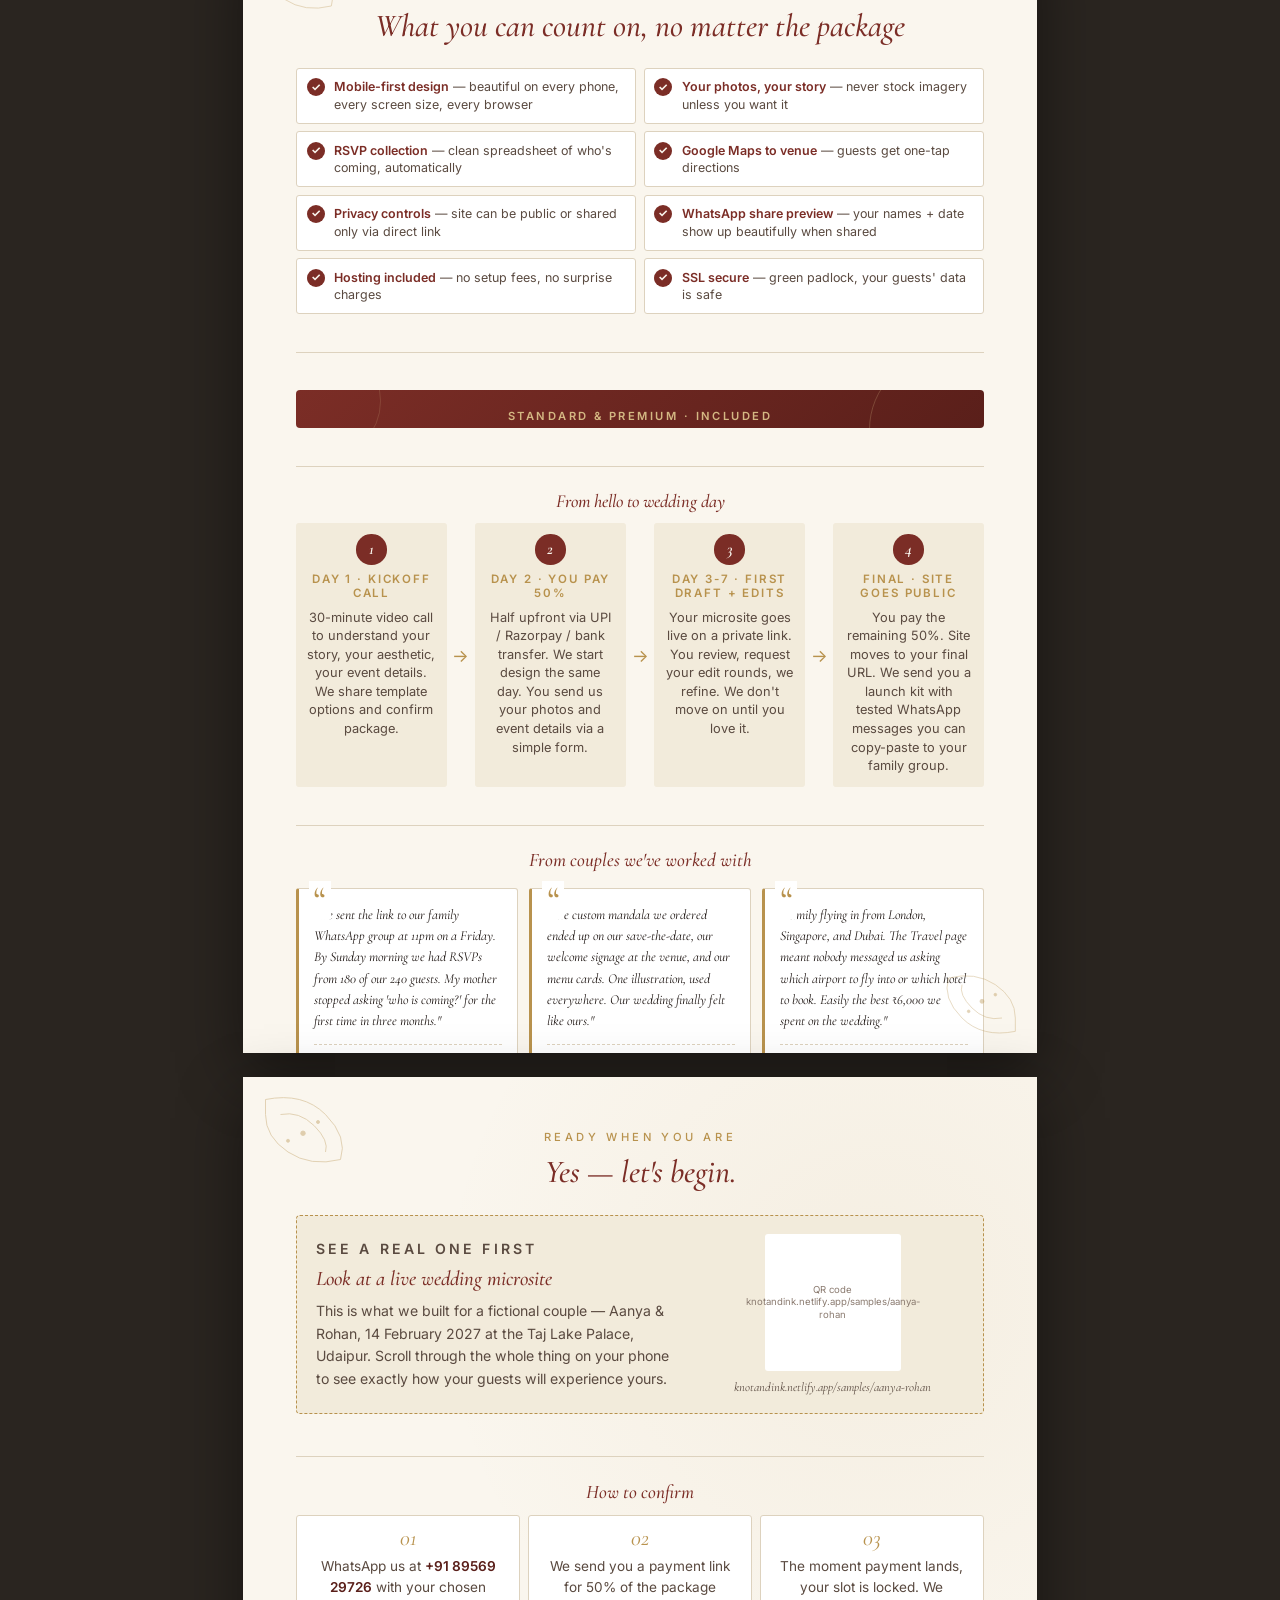
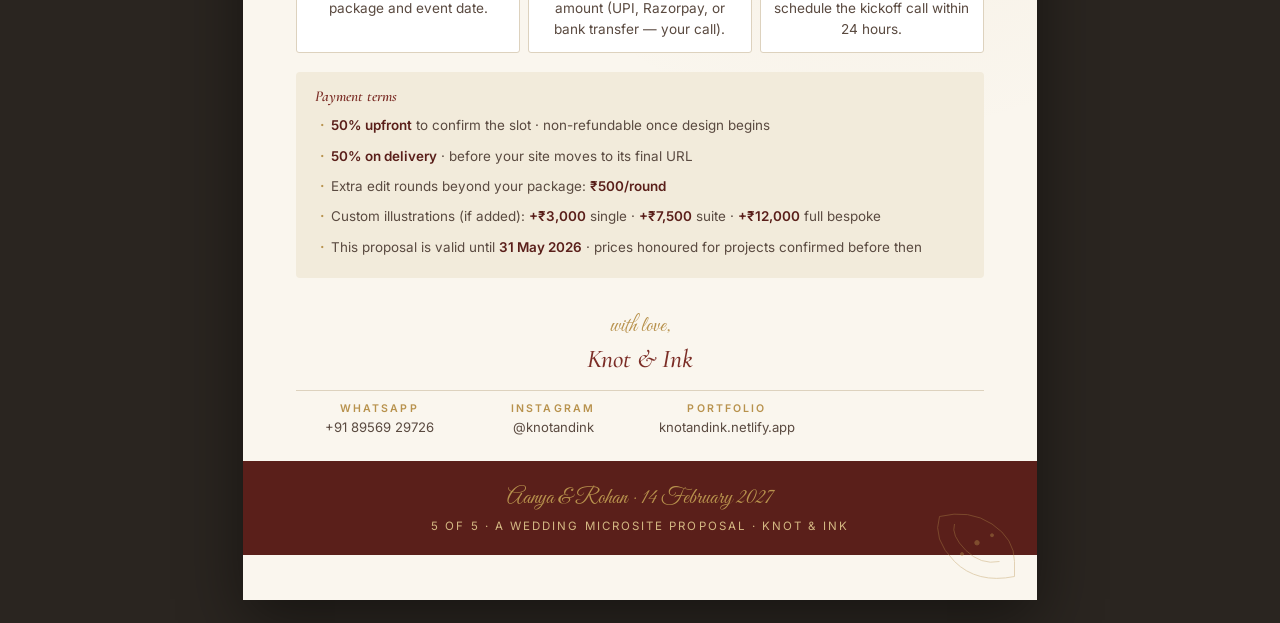
<file: couple-deck/proposal.html>
<!DOCTYPE html>
<html lang="en">
<head>
<meta charset="UTF-8" />
<meta name="viewport" content="width=device-width, initial-scale=1.0" />
<title>A Wedding Microsite Proposal — Aanya &amp; Rohan</title>
<meta name="description" content="A wedding microsite proposal from Knot &amp; Ink for Aanya &amp; Rohan." />
<link rel="stylesheet" href="proposal.css" />
<link rel="preconnect" href="https://fonts.googleapis.com">
<link rel="preconnect" href="https://fonts.gstatic.com" crossorigin>
<link href="https://fonts.googleapis.com/css2?family=Cormorant+Garamond:ital,wght@0,400;0,500;0,600;1,400;1,500&family=Inter:wght@300;400;500;600;700&family=Great+Vibes&display=swap" rel="stylesheet">
</head>
<body>

<!-- =====================================================================
     SCREEN-ONLY CONTROL BAR — hidden when printing
     ===================================================================== -->
<div class="control-bar no-print">
  <div class="control-bar__inner">
    <p>
      <strong>To send to a couple as PDF:</strong>
      Press <kbd>Ctrl</kbd>+<kbd>P</kbd> (or <kbd>⌘</kbd>+<kbd>P</kbd>) →
      Destination: <em>Save as PDF</em> →
      Paper size: <em>A4</em> →
      Margins: <em>None</em> →
      enable <em>Background graphics</em> →
      Save.
    </p>
    <p class="control-bar__note">
      Personalised for the demo couple <strong>Aanya &amp; Rohan</strong>.
      Before sending to a real couple, find &amp; replace their names, wedding
      date, location, sent date, and validity date in <code>proposal.html</code>.
      Studio brand <strong>Knot &amp; Ink</strong> is canon across the project.
    </p>
  </div>
</div>

<!-- =====================================================================
     PAGE 1 — COVER
     ===================================================================== -->
<section class="page page--cover">
  <div class="cover__top">
    <p class="cover__eyebrow">A Wedding Microsite Proposal</p>
  </div>

  <div class="cover__main">
    <p class="cover__prep">prepared with love for</p>
    <h1 class="cover__couple">Aanya &amp; Rohan</h1>
    <div class="cover__divider" aria-hidden="true">
      <span></span>
      <svg viewBox="0 0 24 24"><path d="M12 2 L14 10 L22 12 L14 14 L12 22 L10 14 L2 12 L10 10 Z" fill="currentColor"/></svg>
      <span></span>
    </div>
    <p class="cover__date">14 February 2027</p>
    <p class="cover__location">Udaipur, Rajasthan</p>
  </div>

  <div class="cover__bottom">
    <p class="cover__from">From <strong>Knot &amp; Ink</strong></p>
    <p class="cover__meta">Sent 1 May 2026 · Valid until 31 May 2026</p>
  </div>
</section>

<!-- =====================================================================
     PAGE 2 — WELCOME + WHAT IS A WEDDING MICROSITE
     ===================================================================== -->
<section class="page">

  <header class="page__top">
    <p class="page__eyebrow">A note from us</p>
    <h2 class="page__heading"><em>Hello, Aanya & Rohan.</em></h2>
  </header>

  <div class="welcome">
    <p>First — congratulations. We've been told planning a wedding can feel like running a small company for six months, except every shareholder is a relative. We hope this is the easy part of your week.</p>

    <p>This proposal walks you through what a wedding microsite is, the three packages we offer, and exactly how we'd build yours. Take your time with it. If something doesn't make sense, ask us — we'd much rather have a phone call than a misunderstanding.</p>

    <p class="welcome__sign">— Knot &amp; Ink</p>
  </div>

  <hr class="page__rule" />

  <div class="what">
    <h3 class="what__title">So what's a wedding microsite, really?</h3>
    <p class="what__lede">A small, beautiful website built specifically for your wedding. One link, shared on WhatsApp, that holds everything: your story, the schedule, the RSVP form, photos, venue map, travel info — all in one place. Your guests open it on their phone in two seconds.</p>

    <div class="why-grid">
      <div class="why">
        <div class="why__num">01</div>
        <h4>Lives on WhatsApp</h4>
        <p>No envelopes, no stamps, no waiting for India Post. You forward one link to your family group and the entire invite is delivered.</p>
      </div>
      <div class="why">
        <div class="why__num">02</div>
        <h4>Always up to date</h4>
        <p>Wedding got moved by an hour? Venue changed? You don't reprint 300 cards — we update the page and your guests see the latest version next time they tap.</p>
      </div>
      <div class="why">
        <div class="why__num">03</div>
        <h4>RSVPs collect themselves</h4>
        <p>No chasing your chacha for confirmation. Every guest fills the form once, and you see a clean spreadsheet — who's coming, dietary needs, accommodation, plus-ones.</p>
      </div>
      <div class="why">
        <div class="why__num">04</div>
        <h4>Everything in one place</h4>
        <p>Hotel options, airport pickups, dress codes for each event, the playlist for sangeet — your guests stop asking the same questions because the answers are right there.</p>
      </div>
      <div class="why">
        <div class="why__num">05</div>
        <h4>Looks gorgeous on every phone</h4>
        <p>Designed mobile-first because that's how 95% of your guests will see it. Your friends in Australia and your Nani in Lucknow get the same beautiful experience.</p>
      </div>
      <div class="why">
        <div class="why__num">06</div>
        <h4>Yours forever</h4>
        <p>The site stays live for months after your wedding. Add the official photos. Send guests home with a digital memory they can revisit anytime.</p>
      </div>
    </div>
  </div>

  <footer class="page__bottom">
    <p>1 of 5 · Welcome · Knot &amp; Ink</p>
  </footer>
</section>

<!-- =====================================================================
     PAGE 3 — PACKAGES (3 cards + comparison matrix)
     ===================================================================== -->
<section class="page">

  <header class="page__top">
    <p class="page__eyebrow">Three packages, one beautiful day</p>
    <h2 class="page__heading"><em>Choose what feels right.</em></h2>
  </header>

  <div class="packages-grid">

    <div class="ppkg">
      <p class="ppkg__tier">Basic</p>
      <p class="ppkg__price">₹3,000</p>
      <p class="ppkg__sub">For intimate weddings</p>
      <ul>
        <li>Single-page microsite</li>
        <li>1 template, 3 colour options</li>
        <li>Names · date · venue · RSVP</li>
        <li>5-photo gallery</li>
        <li>Google Maps to your venue</li>
        <li>1 round of edits</li>
        <li>Live for 6 months</li>
      </ul>
      <p class="ppkg__delivery">Delivered in <strong>48 hours</strong></p>
    </div>

    <div class="ppkg ppkg--featured">
      <span class="ppkg__badge">Most chosen</span>
      <p class="ppkg__tier">Standard</p>
      <p class="ppkg__price">₹6,000</p>
      <p class="ppkg__sub">The complete experience</p>
      <ul>
        <li>1-page site, 8 sections</li>
        <li>3 templates · custom palette</li>
        <li>Story timeline · countdown · FAQ</li>
        <li>25-photo gallery, full RSVP</li>
        <li>Background music · 2 languages</li>
        <li>2 rounds of edits</li>
        <li>Live for 1 year</li>
        <li><strong>Eternal Memory Mode</strong> — site becomes a wedding photo album after the date (1 photo update included)</li>
      </ul>
      <p class="ppkg__delivery">Delivered in <strong>4-5 days</strong></p>
    </div>

    <div class="ppkg">
      <p class="ppkg__tier">Premium</p>
      <p class="ppkg__price">₹10,000</p>
      <p class="ppkg__sub">For destination & multi-event weddings</p>
      <ul>
        <li>Multi-page (one page per event)</li>
        <li>Bespoke layout · unlimited photos</li>
        <li>Advanced RSVP + guest list import</li>
        <li>Music playlist · 3 languages</li>
        <li>Custom <code>.com</code> domain (yr 1 free)</li>
        <li>5 rounds of edits</li>
        <li>Live for 2 years + thank-you cards</li>
        <li><strong>Eternal Memory Mode</strong> — unlimited photo updates, the site grows with your family</li>
      </ul>
      <p class="ppkg__delivery">Delivered in <strong>7-10 days</strong></p>
    </div>

  </div>

  <h3 class="matrix__title">Side-by-side comparison</h3>
  <table class="matrix">
    <thead>
      <tr>
        <th></th>
        <th>Basic</th>
        <th class="matrix__featured">Standard</th>
        <th>Premium</th>
      </tr>
    </thead>
    <tbody>
      <tr><th>Pages</th><td>1-page scroll</td><td>1 page · 8 sections</td><td>Multi-page</td></tr>
      <tr><th>Templates</th><td>1 + 3 palettes</td><td>3 + custom palette</td><td>Bespoke</td></tr>
      <tr><th>Photos</th><td>Up to 5</td><td>Up to 25</td><td>Unlimited</td></tr>
      <tr><th>Story timeline</th><td>—</td><td>3-4 milestones</td><td>4-6 + graphics</td></tr>
      <tr><th>Countdown</th><td>—</td><td>✓</td><td>✓ animated</td></tr>
      <tr><th>RSVP fields</th><td>Basic</td><td>Full + per-event</td><td>+ CSV import · password</td></tr>
      <tr><th>Music</th><td>—</td><td>1 track</td><td>Playlist (3-5)</td></tr>
      <tr><th>Languages</th><td>English</td><td>+1 regional</td><td>Up to 3</td></tr>
      <tr><th>Hosting</th><td>Subpath URL</td><td>Subdomain URL</td><td>Custom .com</td></tr>
      <tr><th>Animations</th><td>None</td><td>Subtle fades</td><td>Intro splash · parallax</td></tr>
      <tr><th>Lifespan</th><td>6 months</td><td>1 year (renewable)</td><td>2 years (renewable) + thank-you cards</td></tr>
      <tr><th>Eternal Memory Mode</th><td>—</td><td>1 photo update</td><td>Unlimited photo updates</td></tr>
      <tr><th>Edits</th><td>1 round</td><td>2 rounds</td><td>5 rounds</td></tr>
      <tr><th>Support</th><td>Email</td><td>WhatsApp (business hrs)</td><td>Priority + video call</td></tr>
    </tbody>
  </table>

  <footer class="page__bottom">
    <p>2 of 5 · Packages · Knot &amp; Ink</p>
  </footer>
</section>

<!-- =====================================================================
     PAGE 4 — CUSTOM ILLUSTRATIONS (upsell)
     ===================================================================== -->
<section class="page">

  <header class="page__top">
    <p class="page__eyebrow">Make it uniquely yours · Add-on</p>
    <h2 class="page__heading"><em>Custom illustrations</em></h2>
  </header>

  <p class="illu__lede">Most wedding sites use the same stock icons everyone else uses. We can change that. Commission a piece of art that exists nowhere else in the world — drawn for your wedding and only your wedding. It becomes the visual anchor of your microsite, your save-the-date, even your menu cards.</p>

  <h3 class="illu__sub">Pick a style</h3>

  <div class="illu-section">
    <p class="illu-section__label">Couple portraits</p>
    <div class="illu-grid">
      <div class="illu"><h4>Watercolor</h4><p>Soft, romantic, traditional. Best for elegant or classical weddings.</p></div>
      <div class="illu"><h4>Line-art minimalist</h4><p>Clean, modern, monochrome. Best for urban or contemporary couples.</p></div>
      <div class="illu"><h4>Cartoon (Pixar-style)</h4><p>Playful, expressive, vibrant. Best for younger or casual couples.</p></div>
      <div class="illu"><h4>Caricature</h4><p>Humorous, exaggerated features. Best for fun, quirky weddings.</p></div>
      <div class="illu"><h4>Indian classical</h4><p>Madhubani · Pichwai · Kalamkari · Warli. Best for heritage-themed weddings.</p></div>
      <div class="illu"><h4>Vintage botanical</h4><p>Couple in a hand-drawn garden setting. Best for outdoor or garden weddings.</p></div>
    </div>
  </div>

  <div class="illu-section">
    <p class="illu-section__label">Decorative motifs</p>
    <div class="illu-grid illu-grid--three">
      <div class="illu"><h4>Custom mandala</h4><p>Circular composition with elements meaningful to you (lotus, peacock, the place you met).</p></div>
      <div class="illu"><h4>Regional pattern</h4><p>Rajasthani peacock, South Indian banana-leaf, Bengali kantha, Punjabi phulkari, Kashmiri shawl.</p></div>
      <div class="illu"><h4>City silhouette</h4><p>Couple silhouette with iconic location backdrop — Mumbai, Bangalore, Hampi, Kerala backwaters.</p></div>
    </div>
  </div>

  <div class="illu-section">
    <p class="illu-section__label">Story & header art</p>
    <div class="illu-grid">
      <div class="illu"><h4>Hand-drawn timeline icons</h4><p>4 small custom illustrations of meaningful items from your story — the cafe, the bike, the dog, the hill where you got engaged.</p></div>
      <div class="illu"><h4>Bespoke header art</h4><p>Large piece of custom artwork at the top of your microsite — becomes your wedding's visual identity, reusable on save-the-dates, signage, menu cards.</p></div>
    </div>
  </div>

  <div class="illu-pricing">
    <div class="illu-pricing__card">
      <p class="illu-pricing__tier">Single piece</p>
      <p class="illu-pricing__price">+₹3,000</p>
      <p class="illu-pricing__desc">Choose any one style above</p>
    </div>
    <div class="illu-pricing__card illu-pricing__card--featured">
      <p class="illu-pricing__tier">Suite of three</p>
      <p class="illu-pricing__price">+₹7,500</p>
      <p class="illu-pricing__desc">Couple portrait + decorative motif + timeline icons<br><strong>Save ₹1,500</strong></p>
    </div>
    <div class="illu-pricing__card">
      <p class="illu-pricing__tier">Full bespoke identity</p>
      <p class="illu-pricing__price">+₹12,000</p>
      <p class="illu-pricing__desc">Everything custom + reusable assets for save-the-date, signage, menu, thank-you cards</p>
    </div>
  </div>

  <p class="illu__note"><em>Illustrations add 5-7 days to delivery. We'll share rough sketches before final art so you can refine the look.</em></p>

  <footer class="page__bottom">
    <p>3 of 5 · Custom illustrations · Knot &amp; Ink</p>
  </footer>
</section>

<!-- =====================================================================
     PAGE 5 — INCLUDED IN EVERY PACKAGE + PROCESS + WHY US
     ===================================================================== -->
<section class="page">

  <header class="page__top">
    <p class="page__eyebrow">The fine print, in plain English</p>
    <h2 class="page__heading"><em>What you can count on, no matter the package</em></h2>
  </header>

  <div class="included-grid">
    <div class="incl"><span class="incl__check">✓</span><span><strong>Mobile-first design</strong> — beautiful on every phone, every screen size, every browser</span></div>
    <div class="incl"><span class="incl__check">✓</span><span><strong>Your photos, your story</strong> — never stock imagery unless you want it</span></div>
    <div class="incl"><span class="incl__check">✓</span><span><strong>RSVP collection</strong> — clean spreadsheet of who's coming, automatically</span></div>
    <div class="incl"><span class="incl__check">✓</span><span><strong>Google Maps to venue</strong> — guests get one-tap directions</span></div>
    <div class="incl"><span class="incl__check">✓</span><span><strong>Privacy controls</strong> — site can be public or shared only via direct link</span></div>
    <div class="incl"><span class="incl__check">✓</span><span><strong>WhatsApp share preview</strong> — your names + date show up beautifully when shared</span></div>
    <div class="incl"><span class="incl__check">✓</span><span><strong>Hosting included</strong> — no setup fees, no surprise charges</span></div>
    <div class="incl"><span class="incl__check">✓</span><span><strong>SSL secure</strong> — green padlock, your guests' data is safe</span></div>
  </div>

  <hr class="page__rule" />

  <!-- Eternal Memory Mode — flagship feature for Standard + Premium -->
  <div class="memory">
    <div class="memory__head">
      <p class="memory__eyebrow">Standard &amp; Premium · Included</p>
      <h3 class="memory__title"><em>Your wedding website doesn't end on your wedding day.</em></h3>
    </div>
    <div class="memory__body">
      <p class="memory__lede">The day after your wedding, your microsite quietly transforms. The countdown disappears. The RSVP form steps aside. And in their place — a <strong>wedding photo album</strong> that lives at the same URL forever. We call it <strong>Eternal Memory Mode</strong>.</p>
      <div class="memory__cols">
        <div class="memory__col">
          <h4>How it works</h4>
          <ul>
            <li>After the wedding, you email or WhatsApp us your favourite photos — phone shots, the photographer's edits, candid moments from family.</li>
            <li>We sort them, optimise them for fast loading, and add them to your gallery. Your guests can revisit the site any time to look back.</li>
            <li>Your story and event details stay on the page — guests who couldn't attend can still feel like they were there.</li>
          </ul>
        </div>
        <div class="memory__col">
          <h4>What you get</h4>
          <ul>
            <li><strong>Standard</strong> — one batch update of up to 50 photos included, no extra charge. Hosting renewable at ₹1,500/year after the first year.</li>
            <li><strong>Premium</strong> — unlimited photo updates for the life of hosting. Add anniversary photos, baby announcements, family milestones — the site grows with your family.</li>
            <li>One day, you can show your children the website where their parents got married.</li>
          </ul>
        </div>
      </div>
    </div>
  </div>

  <hr class="page__rule" />

  <h3 class="process__title">From hello to wedding day</h3>

  <div class="process">
    <div class="process__step">
      <div class="process__num">1</div>
      <p class="process__when">Day 1 · Kickoff call</p>
      <p>30-minute video call to understand your story, your aesthetic, your event details. We share template options and confirm package.</p>
    </div>
    <div class="process__arrow">→</div>
    <div class="process__step">
      <div class="process__num">2</div>
      <p class="process__when">Day 2 · You pay 50%</p>
      <p>Half upfront via UPI / Razorpay / bank transfer. We start design the same day. You send us your photos and event details via a simple form.</p>
    </div>
    <div class="process__arrow">→</div>
    <div class="process__step">
      <div class="process__num">3</div>
      <p class="process__when">Day 3-7 · First draft + edits</p>
      <p>Your microsite goes live on a private link. You review, request your edit rounds, we refine. We don't move on until you love it.</p>
    </div>
    <div class="process__arrow">→</div>
    <div class="process__step">
      <div class="process__num">4</div>
      <p class="process__when">Final · Site goes public</p>
      <p>You pay the remaining 50%. Site moves to your final URL. We send you a launch kit with tested WhatsApp messages you can copy-paste to your family group.</p>
    </div>
  </div>

  <hr class="page__rule" />

  <!-- TESTIMONIALS — fictional placeholders. Replace with real ones once
       you have closed weddings. Keep the format: 1-2 sentences, specific
       detail, named couple, city, month/year. -->
  <div class="testimonials">
    <h3 class="testimonials__title">From couples we've worked with</h3>
    <div class="testimonials__grid">

      <blockquote class="testimonial">
        <p>"We sent the link to our family WhatsApp group at 11pm on a Friday. By Sunday morning we had RSVPs from 180 of our 240 guests. My mother stopped asking 'who is coming?' for the first time in three months."</p>
        <footer><strong>Priya &amp; Karthik</strong><br>Pune wedding · March 2026</footer>
      </blockquote>

      <blockquote class="testimonial">
        <p>"The custom mandala we ordered ended up on our save-the-date, our welcome signage at the venue, and our menu cards. One illustration, used everywhere. Our wedding finally felt like ours."</p>
        <footer><strong>Ishaan &amp; Aditi</strong><br>Delhi-Jaipur wedding · December 2025</footer>
      </blockquote>

      <blockquote class="testimonial">
        <p>"Family flying in from London, Singapore, and Dubai. The Travel page meant nobody messaged us asking which airport to fly into or which hotel to book. Easily the best ₹6,000 we spent on the wedding."</p>
        <footer><strong>Rhea &amp; Aryan</strong><br>Goa destination wedding · January 2026</footer>
      </blockquote>

    </div>
  </div>

  <footer class="page__bottom">
    <p>4 of 5 · Process & promises · Knot &amp; Ink</p>
  </footer>
</section>

<!-- =====================================================================
     PAGE 6 — CTA + CONTACT + SAMPLE QR
     ===================================================================== -->
<section class="page page--cta">

  <header class="page__top">
    <p class="page__eyebrow">Ready when you are</p>
    <h2 class="page__heading"><em>Yes — let's begin.</em></h2>
  </header>

  <div class="cta-row">
    <div class="cta-row__sample">
      <p class="cta-row__label">See a real one first</p>
      <h3>Look at a live wedding microsite</h3>
      <p>This is what we built for a fictional couple — Aanya & Rohan, 14 February 2027 at the Taj Lake Palace, Udaipur. Scroll through the whole thing on your phone to see exactly how your guests will experience yours.</p>
    </div>
    <div class="cta-row__qr">
      <img
        src="https://api.qrserver.com/v1/create-qr-code/?size=200x200&format=svg&data=knotandink.netlify.app/samples/aanya-rohan/&color=7B2D26&bgcolor=FAF6EE"
        alt="QR code to live sample"
        width="140" height="140"
        onerror="this.outerHTML='<div class=&quot;qr-fallback&quot;>QR code<br>knotandink.netlify.app/samples/aanya-rohan</div>'" />
      <p>knotandink.netlify.app/samples/aanya-rohan</p>
    </div>
  </div>

  <hr class="page__rule" />

  <div class="confirm">
    <h3 class="confirm__title">How to confirm</h3>
    <div class="confirm-steps">
      <div class="confirm-step">
        <div class="confirm-step__num">01</div>
        <p>WhatsApp us at <strong>+91 89569 29726</strong> with your chosen package and event date.</p>
      </div>
      <div class="confirm-step">
        <div class="confirm-step__num">02</div>
        <p>We send you a payment link for 50% of the package amount (UPI, Razorpay, or bank transfer — your call).</p>
      </div>
      <div class="confirm-step">
        <div class="confirm-step__num">03</div>
        <p>The moment payment lands, your slot is locked. We schedule the kickoff call within 24 hours.</p>
      </div>
    </div>
  </div>

  <div class="terms">
    <h4>Payment terms</h4>
    <ul>
      <li><strong>50% upfront</strong> to confirm the slot · non-refundable once design begins</li>
      <li><strong>50% on delivery</strong> · before your site moves to its final URL</li>
      <li>Extra edit rounds beyond your package: <strong>₹500/round</strong></li>
      <li>Custom illustrations (if added): <strong>+₹3,000</strong> single · <strong>+₹7,500</strong> suite · <strong>+₹12,000</strong> full bespoke</li>
      <li>This proposal is valid until <strong>31 May 2026</strong> · prices honoured for projects confirmed before then</li>
    </ul>
  </div>

  <div class="signoff">
    <p class="signoff__script">with love,</p>
    <p class="signoff__studio">Knot &amp; Ink</p>
    <div class="signoff__contact">
      <p><span>WhatsApp</span> +91 89569 29726</p>
      <p><span>Instagram</span> @knotandink</p>
      <p><span>Portfolio</span> knotandink.netlify.app</p>
    </div>
  </div>

  <footer class="page__bottom page__bottom--dark">
    <p class="page__bottom-script">Aanya &amp; Rohan · 14 February 2027</p>
    <p>5 of 5 · A wedding microsite proposal · Knot &amp; Ink</p>
  </footer>
</section>

</body>
</html>
</file>
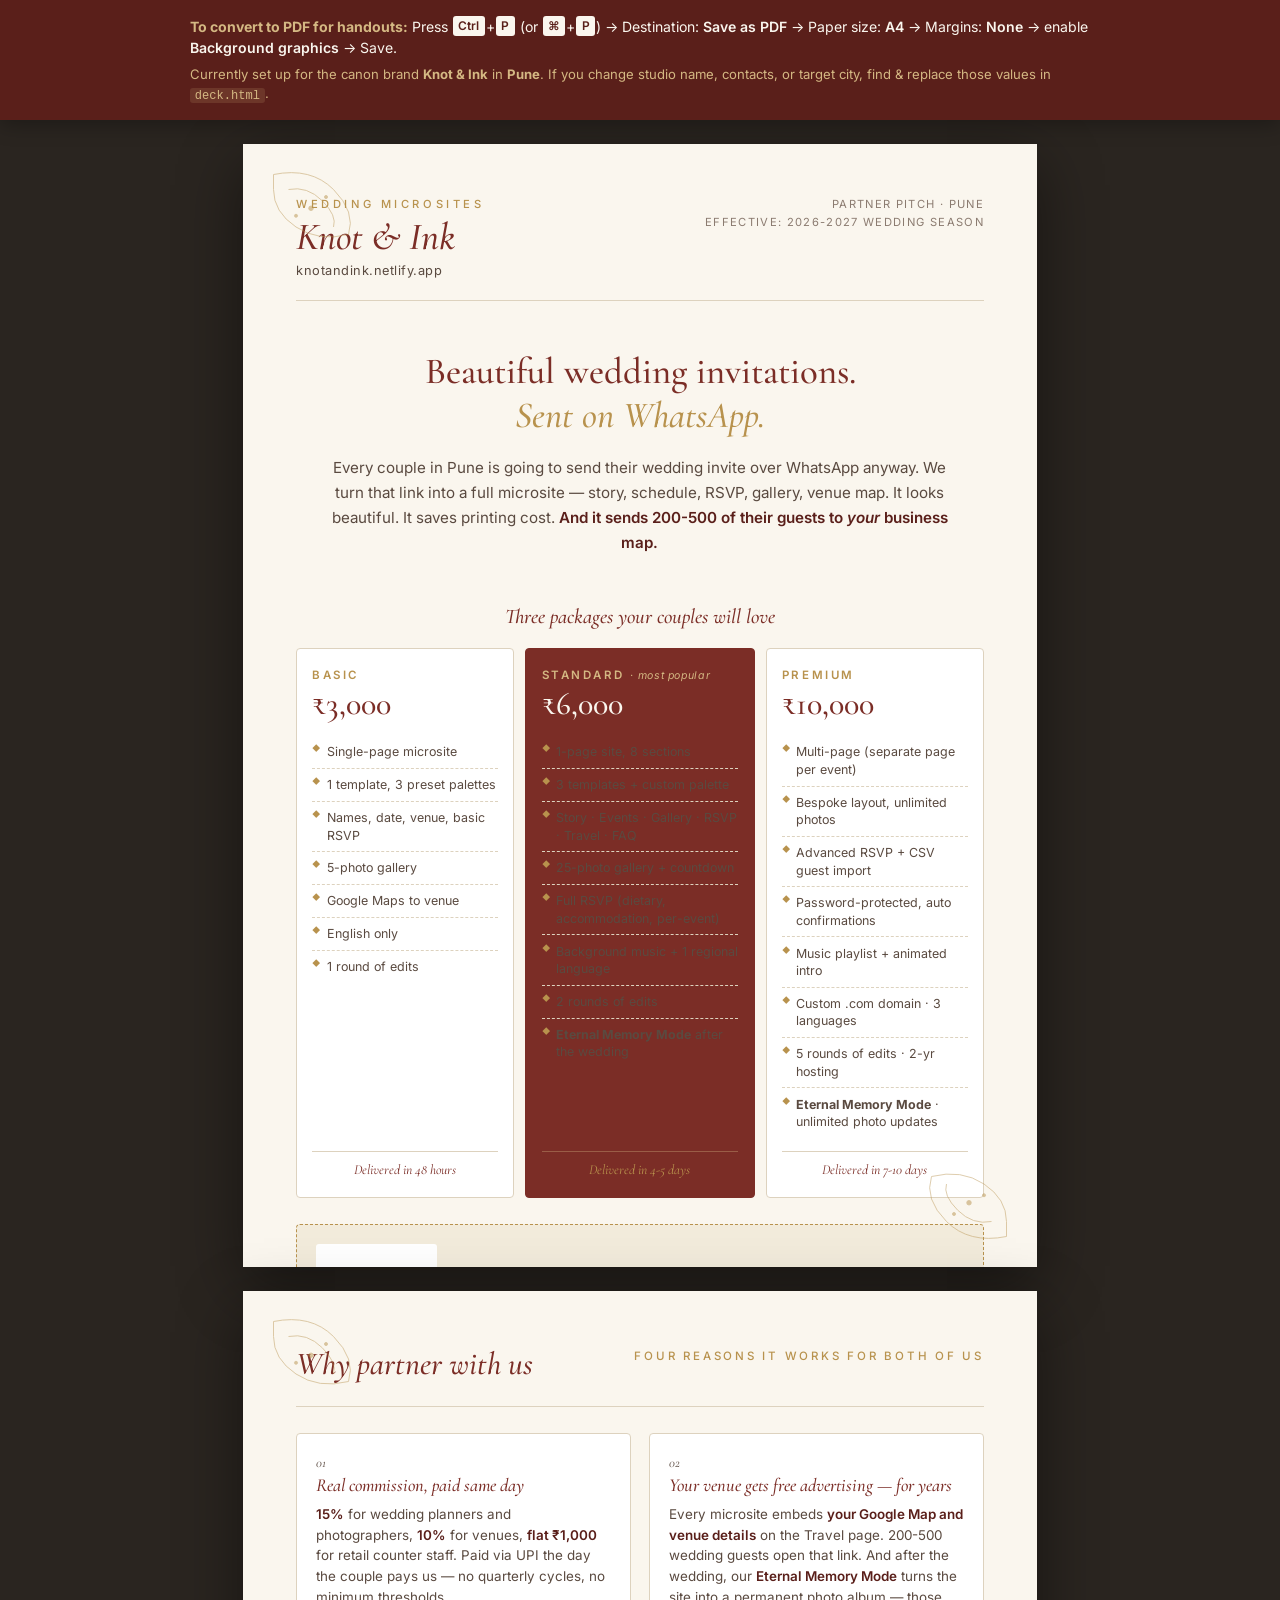
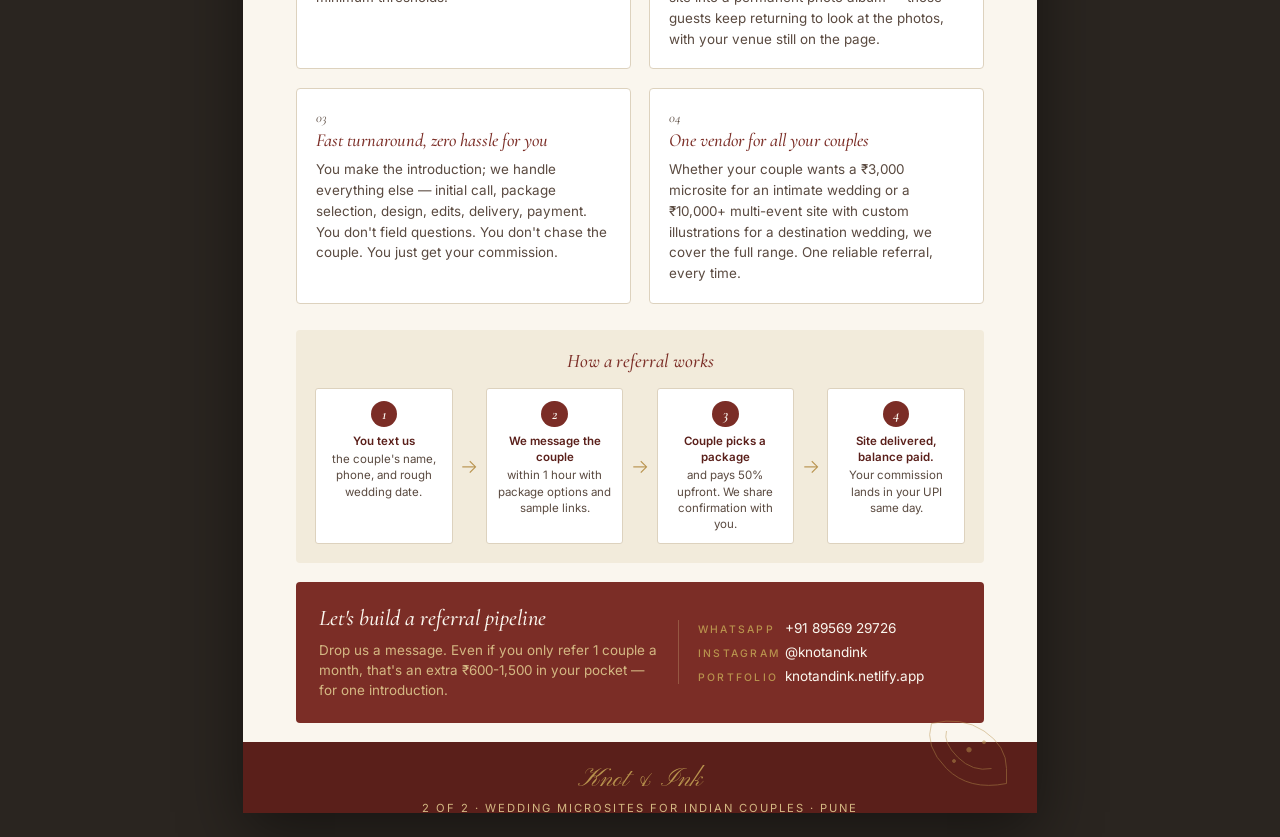
<file: partner-deck/deck.html>
<!DOCTYPE html>
<html lang="en">
<head>
<meta charset="UTF-8" />
<meta name="viewport" content="width=device-width, initial-scale=1.0" />
<title>Knot &amp; Ink — Partner Pitch (A4)</title>
<meta name="description" content="Wedding microsite studio — partnership pitch for wedding planners, photographers, banquet halls, and bridal-wear retailers." />
<link rel="stylesheet" href="deck.css" />
<link rel="preconnect" href="https://fonts.googleapis.com">
<link rel="preconnect" href="https://fonts.gstatic.com" crossorigin>
<link href="https://fonts.googleapis.com/css2?family=Cormorant+Garamond:ital,wght@0,400;0,500;0,600;1,400&family=Inter:wght@300;400;500;600;700&family=Pinyon+Script&display=swap" rel="stylesheet">
</head>
<body>

<!-- =====================================================================
     SCREEN-ONLY CONTROL BAR
     Hidden when printing. Tells the user how to convert to PDF.
     ===================================================================== -->
<div class="control-bar no-print">
  <div class="control-bar__inner">
    <p>
      <strong>To convert to PDF for handouts:</strong>
      Press <kbd>Ctrl</kbd>+<kbd>P</kbd> (or <kbd>⌘</kbd>+<kbd>P</kbd>) →
      Destination: <em>Save as PDF</em> →
      Paper size: <em>A4</em> →
      Margins: <em>None</em> →
      enable <em>Background graphics</em> →
      Save.
    </p>
    <p class="control-bar__note">
      Currently set up for the canon brand <strong>Knot &amp; Ink</strong> in
      <strong>Pune</strong>. If you change studio name, contacts, or
      target city, find &amp; replace those values in <code>deck.html</code>.
    </p>
  </div>
</div>

<!-- =====================================================================
     PAGE 1 — FRONT: the hook + packages
     ===================================================================== -->
<section class="page page--front">

  <header class="page__top">
    <div class="brand-stack">
      <p class="brand-stack__eyebrow">Wedding Microsites</p>
      <h1 class="brand-stack__name">Knot &amp; Ink</h1>
      <p class="brand-stack__url">knotandink.netlify.app</p>
    </div>
    <div class="page__meta">
      <p>Partner Pitch · Pune</p>
      <p>Effective: 2026-2027 wedding season</p>
    </div>
  </header>

  <div class="hook">
    <h2 class="hook__title">
      Beautiful wedding invitations.<br>
      <em>Sent on WhatsApp.</em>
    </h2>
    <p class="hook__lede">
      Every couple in Pune is going to send their wedding invite over WhatsApp anyway.
      We turn that link into a full microsite — story, schedule, RSVP,
      gallery, venue map. It looks beautiful. It saves printing cost.
      <strong>And it sends 200-500 of their guests to <em>your</em> business map.</strong>
    </p>
  </div>

  <div class="packages">
    <h3 class="packages__title">Three packages your couples will love</h3>

    <div class="packages__grid">

      <div class="pkg">
        <p class="pkg__tier">Basic</p>
        <p class="pkg__price">₹3,000</p>
        <ul>
          <li>Single-page microsite</li>
          <li>1 template, 3 preset palettes</li>
          <li>Names, date, venue, basic RSVP</li>
          <li>5-photo gallery</li>
          <li>Google Maps to venue</li>
          <li>English only</li>
          <li>1 round of edits</li>
        </ul>
        <p class="pkg__delivery">Delivered in 48 hours</p>
      </div>

      <div class="pkg pkg--featured">
        <p class="pkg__tier">Standard <span>· most popular</span></p>
        <p class="pkg__price">₹6,000</p>
        <ul>
          <li>1-page site, 8 sections</li>
          <li>3 templates + custom palette</li>
          <li>Story · Events · Gallery · RSVP · Travel · FAQ</li>
          <li>25-photo gallery + countdown</li>
          <li>Full RSVP (dietary, accommodation, per-event)</li>
          <li>Background music + 1 regional language</li>
          <li>2 rounds of edits</li>
          <li><strong>Eternal Memory Mode</strong> after the wedding</li>
        </ul>
        <p class="pkg__delivery">Delivered in 4-5 days</p>
      </div>

      <div class="pkg">
        <p class="pkg__tier">Premium</p>
        <p class="pkg__price">₹10,000</p>
        <ul>
          <li>Multi-page (separate page per event)</li>
          <li>Bespoke layout, unlimited photos</li>
          <li>Advanced RSVP + CSV guest import</li>
          <li>Password-protected, auto confirmations</li>
          <li>Music playlist + animated intro</li>
          <li>Custom .com domain · 3 languages</li>
          <li>5 rounds of edits · 2-yr hosting</li>
          <li><strong>Eternal Memory Mode</strong> · unlimited photo updates</li>
        </ul>
        <p class="pkg__delivery">Delivered in 7-10 days</p>
      </div>

    </div>
  </div>

  <div class="qr-strip">
    <div class="qr-strip__qr">
      <img
        src="https://api.qrserver.com/v1/create-qr-code/?size=200x200&format=svg&data=knotandink.netlify.app/samples/aanya-rohan/&color=7B2D26&bgcolor=FAF6EE"
        alt="QR code to sample wedding microsite"
        width="120" height="120"
        onerror="this.outerHTML='<div class=&quot;qr-fallback&quot;>QR code<br>knotandink.netlify.app/samples/aanya-rohan</div>'" />
    </div>
    <div class="qr-strip__copy">
      <p class="qr-strip__label">Scan to see a live sample</p>
      <p class="qr-strip__url">knotandink.netlify.app/samples/aanya-rohan</p>
      <p class="qr-strip__hint">A real wedding microsite for a fictional couple — show this to anyone who asks "what does it look like?"</p>
    </div>
  </div>

  <footer class="page__bottom">
    <p>1 of 2 · Knot &amp; Ink · WhatsApp +91 89569 29726 · knotandink.netlify.app</p>
  </footer>

</section>

<!-- =====================================================================
     PAGE 2 — BACK: the partnership offer
     ===================================================================== -->
<section class="page page--back">

  <header class="page__top">
    <h2 class="page__heading">Why partner with us</h2>
    <p class="page__sub">Four reasons it works for both of us</p>
  </header>

  <div class="reasons">
    <div class="reason">
      <p class="reason__num">01</p>
      <h3>Real commission, paid same day</h3>
      <p><strong>15%</strong> for wedding planners and photographers, <strong>10%</strong> for venues, <strong>flat ₹1,000</strong> for retail counter staff. Paid via UPI the day the couple pays us — no quarterly cycles, no minimum thresholds.</p>
    </div>

    <div class="reason">
      <p class="reason__num">02</p>
      <h3>Your venue gets free advertising — for years</h3>
      <p>Every microsite embeds <strong>your Google Map and venue details</strong> on the Travel page. 200-500 wedding guests open that link. And after the wedding, our <strong>Eternal Memory Mode</strong> turns the site into a permanent photo album — those guests keep returning to look at the photos, with your venue still on the page.</p>
    </div>

    <div class="reason">
      <p class="reason__num">03</p>
      <h3>Fast turnaround, zero hassle for you</h3>
      <p>You make the introduction; we handle everything else — initial call, package selection, design, edits, delivery, payment. You don't field questions. You don't chase the couple. You just get your commission.</p>
    </div>

    <div class="reason">
      <p class="reason__num">04</p>
      <h3>One vendor for all your couples</h3>
      <p>Whether your couple wants a ₹3,000 microsite for an intimate wedding or a ₹10,000+ multi-event site with custom illustrations for a destination wedding, we cover the full range. One reliable referral, every time.</p>
    </div>
  </div>

  <div class="flow">
    <h3 class="flow__title">How a referral works</h3>
    <div class="flow__steps">
      <div class="flow__step">
        <div class="flow__num">1</div>
        <p><strong>You text us</strong> the couple's name, phone, and rough wedding date.</p>
      </div>
      <div class="flow__arrow">→</div>
      <div class="flow__step">
        <div class="flow__num">2</div>
        <p><strong>We message the couple</strong> within 1 hour with package options and sample links.</p>
      </div>
      <div class="flow__arrow">→</div>
      <div class="flow__step">
        <div class="flow__num">3</div>
        <p><strong>Couple picks a package</strong> and pays 50% upfront. We share confirmation with you.</p>
      </div>
      <div class="flow__arrow">→</div>
      <div class="flow__step">
        <div class="flow__num">4</div>
        <p><strong>Site delivered, balance paid.</strong> Your commission lands in your UPI same day.</p>
      </div>
    </div>
  </div>

  <div class="contact">
    <div class="contact__main">
      <h3>Let's build a referral pipeline</h3>
      <p>Drop us a message. Even if you only refer 1 couple a month, that's an extra ₹600-1,500 in your pocket — for one introduction.</p>
    </div>
    <div class="contact__details">
      <p class="contact__channel"><span>WhatsApp</span> +91 89569 29726</p>
      <p class="contact__channel"><span>Instagram</span> @knotandink</p>
      <p class="contact__channel"><span>Portfolio</span> knotandink.netlify.app</p>
    </div>
  </div>

  <footer class="page__bottom page__bottom--dark">
    <p class="page__bottom-script">Knot &amp; Ink</p>
    <p>2 of 2 · Wedding microsites for Indian couples · Pune</p>
  </footer>

</section>

</body>
</html>
</file>
<file: deploy/styles.css>
/* ==========================================================================
   Knot & Ink — Landing page
   Wedding microsite service · public-facing site for couples
   Palette + typography mirror the couple-deck and sample microsite
   ========================================================================== */

:root {
  /* Brand palette — burgundy + antique gold + cream */
  --burgundy:        #7B2D26;
  --burgundy-deep:   #5A1F1A;
  --gold:            #B8924D;
  --gold-soft:       #D4B883;
  --gold-deep:       #8C6D33;
  --cream:           #FAF6EE;
  --cream-warm:      #F2EBDB;
  --rose:            #E8C5C0;
  --rose-deep:       #B87E78;

  --ink:             #1F1714;
  --ink-soft:        #5A4A40;
  --ink-faint:       #8B7B70;
  --line:            #E5DDD0;

  /* Typography */
  --serif:  'Cormorant Garamond', 'Times New Roman', serif;
  --sans:   'Inter', system-ui, -apple-system, 'Segoe UI', Roboto, sans-serif;
  --script: 'Great Vibes', 'Brush Script MT', cursive;

  /* Layout */
  --max-w:        1180px;
  --max-w-narrow: 760px;
  --pad-section:  clamp(3.5rem, 7vw, 6rem);
  --radius:       8px;
  --radius-lg:    14px;

  /* Shadows */
  --shadow-sm: 0 2px 8px rgba(31, 23, 20, 0.06);
  --shadow-md: 0 8px 24px rgba(31, 23, 20, 0.08);
  --shadow-lg: 0 18px 40px rgba(31, 23, 20, 0.12);
}

* { box-sizing: border-box; }

html { scroll-behavior: smooth; -webkit-text-size-adjust: 100%; }

body {
  margin: 0;
  font-family: var(--sans);
  font-size: 16px;
  line-height: 1.6;
  color: var(--ink);
  background: var(--cream);
  -webkit-font-smoothing: antialiased;
  -moz-osx-font-smoothing: grayscale;
}

img { max-width: 100%; display: block; }

a { color: var(--burgundy); text-decoration: none; }
a:hover { color: var(--burgundy-deep); }

.wrap {
  width: 100%;
  max-width: var(--max-w);
  margin: 0 auto;
  padding: 0 clamp(1rem, 4vw, 2.5rem);
}
.wrap--narrow { max-width: var(--max-w-narrow); }

/* ==========================================================================
   NAV
   ========================================================================== */
.nav {
  position: sticky;
  top: 0;
  z-index: 50;
  background: rgba(250, 246, 238, 0.95);
  backdrop-filter: blur(10px);
  -webkit-backdrop-filter: blur(10px);
  border-bottom: 1px solid var(--line);
}
.nav__inner {
  display: flex;
  align-items: center;
  justify-content: space-between;
  padding-top: 1rem;
  padding-bottom: 1rem;
  gap: 2rem;
}
.nav__brand {
  display: flex;
  flex-direction: column;
  line-height: 1;
  text-decoration: none;
}
.nav__brand-script {
  font-family: var(--script);
  font-size: 1.7rem;
  color: var(--burgundy);
  letter-spacing: 0.02em;
  margin-bottom: -2px;
}
.nav__brand-mark {
  font-family: var(--sans);
  font-size: 0.7rem;
  letter-spacing: 0.32em;
  text-transform: uppercase;
  color: var(--gold);
  font-weight: 600;
}
.nav__links {
  display: flex;
  gap: 1.8rem;
  align-items: center;
}
.nav__links a {
  font-size: 0.9rem;
  color: var(--ink-soft);
  font-weight: 500;
  letter-spacing: 0.01em;
  transition: color 0.2s;
}
.nav__links a:hover { color: var(--burgundy); }
.nav__cta {
  background: var(--burgundy);
  color: var(--cream) !important;
  padding: 0.55rem 1.1rem;
  border-radius: 999px;
  transition: background 0.2s;
}
.nav__cta:hover { background: var(--burgundy-deep); color: var(--cream) !important; }

.nav__menu-btn {
  display: none;
  background: none;
  border: 0;
  padding: 0.5rem;
  cursor: pointer;
  flex-direction: column;
  gap: 5px;
}
.nav__menu-btn span {
  display: block;
  width: 22px;
  height: 2px;
  background: var(--burgundy);
  transition: transform 0.2s, opacity 0.2s;
}
.nav__menu-btn[aria-expanded="true"] span:nth-child(1) { transform: translateY(7px) rotate(45deg); }
.nav__menu-btn[aria-expanded="true"] span:nth-child(2) { opacity: 0; }
.nav__menu-btn[aria-expanded="true"] span:nth-child(3) { transform: translateY(-7px) rotate(-45deg); }

/* ==========================================================================
   BUTTONS
   ========================================================================== */
.btn {
  display: inline-block;
  padding: 0.95rem 1.8rem;
  font-family: var(--sans);
  font-size: 0.95rem;
  font-weight: 600;
  letter-spacing: 0.02em;
  border-radius: 999px;
  border: 1.5px solid transparent;
  cursor: pointer;
  text-align: center;
  transition: transform 0.15s, background 0.2s, color 0.2s, border-color 0.2s, box-shadow 0.2s;
  text-decoration: none;
}
.btn--primary {
  background: var(--burgundy);
  color: var(--cream);
  border-color: var(--burgundy);
  box-shadow: var(--shadow-sm);
}
.btn--primary:hover {
  background: var(--burgundy-deep);
  border-color: var(--burgundy-deep);
  color: var(--cream);
  transform: translateY(-1px);
  box-shadow: var(--shadow-md);
}
.btn--ghost {
  background: transparent;
  color: var(--burgundy);
  border-color: var(--burgundy);
}
.btn--ghost:hover {
  background: var(--burgundy);
  color: var(--cream);
}
.btn--block { display: block; width: 100%; }

/* ==========================================================================
   SECTION HEADERS — shared
   ========================================================================== */
.section__header {
  text-align: center;
  max-width: 720px;
  margin: 0 auto clamp(2.5rem, 5vw, 4rem);
}
.section__eyebrow {
  font-size: 0.75rem;
  letter-spacing: 0.32em;
  text-transform: uppercase;
  color: var(--gold);
  font-weight: 600;
  margin: 0 0 1rem;
}
.section__title {
  font-family: var(--serif);
  font-weight: 500;
  font-size: clamp(1.8rem, 4vw, 2.6rem);
  color: var(--burgundy);
  margin: 0 0 1.5rem;
  line-height: 1.2;
  letter-spacing: -0.005em;
}
.section__title em {
  font-style: italic;
  color: var(--burgundy-deep);
}
.section__divider {
  width: 60px;
  height: 1px;
  background: var(--gold);
  margin: 0 auto 1.5rem;
  position: relative;
}
.section__divider::before,
.section__divider::after {
  content: "";
  position: absolute;
  top: 50%;
  width: 6px;
  height: 6px;
  background: var(--gold);
  border-radius: 50%;
  transform: translateY(-50%);
}
.section__divider::before { left: -14px; }
.section__divider::after  { right: -14px; }
.section__intro {
  font-size: 1.05rem;
  color: var(--ink-soft);
  line-height: 1.7;
  margin: 0;
}

/* ==========================================================================
   HERO
   ========================================================================== */
.hero {
  position: relative;
  padding: clamp(4rem, 10vw, 8rem) 0 clamp(4rem, 8vw, 6rem);
  overflow: hidden;
  background: var(--cream);
}
.hero__bg {
  position: absolute;
  inset: 0;
  background:
    radial-gradient(circle at 15% 20%, rgba(184, 146, 77, 0.18) 0%, transparent 50%),
    radial-gradient(circle at 85% 80%, rgba(123, 45, 38, 0.15) 0%, transparent 55%),
    radial-gradient(circle at 50% 100%, rgba(212, 184, 131, 0.2) 0%, transparent 60%),
    var(--cream);
  z-index: 0;
}
.hero__inner {
  position: relative;
  z-index: 1;
  text-align: center;
  max-width: 840px;
}
.hero__eyebrow {
  font-size: 0.78rem;
  letter-spacing: 0.32em;
  text-transform: uppercase;
  color: var(--gold-deep);
  font-weight: 600;
  margin: 0 0 1.5rem;
}
.hero__title {
  font-family: var(--serif);
  font-weight: 500;
  font-size: clamp(2.4rem, 6vw, 4.4rem);
  color: var(--burgundy);
  margin: 0 0 1.8rem;
  line-height: 1.1;
  letter-spacing: -0.015em;
}
.hero__title em {
  font-family: var(--script);
  font-weight: 400;
  font-style: normal;
  color: var(--gold);
  font-size: 1.15em;
  letter-spacing: 0;
}
.hero__lede {
  font-size: clamp(1rem, 2vw, 1.18rem);
  line-height: 1.7;
  color: var(--ink-soft);
  margin: 0 0 2.5rem;
  max-width: 680px;
  margin-left: auto;
  margin-right: auto;
}
.hero__cta-row {
  display: flex;
  gap: 1rem;
  justify-content: center;
  flex-wrap: wrap;
  margin-bottom: 2.5rem;
}
.hero__trust {
  font-size: 0.92rem;
  color: var(--ink-faint);
  margin: 0;
  letter-spacing: 0.01em;
}
.hero__trust strong { color: var(--burgundy); font-weight: 600; }

/* ==========================================================================
   WHY US
   ========================================================================== */
.why {
  padding: var(--pad-section) 0;
  background: white;
}
.why__grid {
  display: grid;
  grid-template-columns: repeat(auto-fit, minmax(280px, 1fr));
  gap: 1.8rem;
}
.why__card {
  padding: 2.2rem 1.8rem;
  background: var(--cream);
  border: 1px solid var(--line);
  border-radius: var(--radius-lg);
  transition: transform 0.25s, box-shadow 0.25s, border-color 0.25s;
}
.why__card:hover {
  transform: translateY(-4px);
  box-shadow: var(--shadow-md);
  border-color: var(--gold-soft);
}
.why__icon {
  font-size: 1.6rem;
  color: var(--gold);
  margin-bottom: 1rem;
  line-height: 1;
}
.why__card h3 {
  font-family: var(--serif);
  font-style: italic;
  font-weight: 500;
  font-size: 1.4rem;
  color: var(--burgundy);
  margin: 0 0 0.8rem;
  line-height: 1.25;
}
.why__card p {
  font-size: 0.95rem;
  color: var(--ink-soft);
  line-height: 1.65;
  margin: 0;
}

/* ==========================================================================
   SAMPLE SHOWCASE
   ========================================================================== */
.sample {
  padding: var(--pad-section) 0;
  background: var(--cream-warm);
}
.sample__showcase {
  display: grid;
  grid-template-columns: 1fr 1.2fr;
  gap: clamp(2rem, 6vw, 5rem);
  align-items: center;
}
.sample__phone {
  display: flex;
  flex-direction: column;
  align-items: center;
  gap: 1.2rem;
  text-decoration: none;
  color: inherit;
  cursor: pointer;
}
.sample__phone:hover { color: inherit; }
.sample__phone-frame {
  width: 280px;
  height: 560px;
  background: linear-gradient(160deg, #7B2D26 0%, #5A1F1A 100%);
  border-radius: 38px;
  padding: 18px;
  box-shadow:
    0 30px 60px rgba(31, 23, 20, 0.25),
    0 0 0 8px #1F1714,
    0 0 0 9px #3A2A24;
  position: relative;
  transition: transform 0.3s ease, box-shadow 0.3s ease;
}
.sample__phone:hover .sample__phone-frame {
  transform: translateY(-6px) rotate(-1deg);
  box-shadow:
    0 38px 70px rgba(31, 23, 20, 0.32),
    0 0 0 8px #1F1714,
    0 0 0 9px #3A2A24;
}
.sample__phone:focus-visible {
  outline: 0;
}
.sample__phone:focus-visible .sample__phone-frame {
  box-shadow:
    0 30px 60px rgba(31, 23, 20, 0.25),
    0 0 0 8px #1F1714,
    0 0 0 11px var(--gold);
}
.sample__phone-tap {
  display: inline-block;
  margin-top: 1.5rem;
  padding: 0.45rem 1rem;
  background: var(--gold-soft);
  color: var(--burgundy-deep);
  font-family: var(--sans);
  font-size: 0.72rem;
  font-weight: 600;
  letter-spacing: 0.18em;
  text-transform: uppercase;
  border-radius: 999px;
  opacity: 0;
  transform: translateY(8px);
  transition: opacity 0.3s ease, transform 0.3s ease;
}
.sample__phone:hover .sample__phone-tap,
.sample__phone:focus-visible .sample__phone-tap {
  opacity: 1;
  transform: translateY(0);
}
@media (hover: none) {
  .sample__phone-tap { opacity: 1; transform: none; }
}
.sample__phone-frame::before {
  content: "";
  position: absolute;
  top: 18px;
  left: 50%;
  transform: translateX(-50%);
  width: 110px;
  height: 22px;
  background: #1F1714;
  border-radius: 0 0 14px 14px;
  z-index: 2;
}
.sample__phone-content {
  width: 100%;
  height: 100%;
  background:
    radial-gradient(circle at 50% 30%, rgba(212, 184, 131, 0.25) 0%, transparent 50%),
    linear-gradient(160deg, #7B2D26 0%, #5A1F1A 100%);
  border-radius: 26px;
  padding: 50px 25px 30px;
  display: flex;
  flex-direction: column;
  align-items: center;
  justify-content: center;
  text-align: center;
  color: var(--cream);
}
.sample__phone-eyebrow {
  font-size: 0.7rem;
  letter-spacing: 0.4em;
  color: var(--gold-soft);
  margin: 0 0 1.5rem;
  font-weight: 600;
}
.sample__phone-script {
  font-family: var(--script);
  font-size: 2.6rem;
  color: var(--cream);
  margin: 0 0 1rem;
  line-height: 1.05;
}
.sample__phone-line {
  font-family: var(--serif);
  font-style: italic;
  font-size: 0.95rem;
  line-height: 1.45;
  margin: 0 0 1.8rem;
  color: rgba(250, 246, 238, 0.9);
}
.sample__phone-divider {
  width: 40px;
  height: 1px;
  background: var(--gold-soft);
  margin: 0 auto 1.2rem;
}
.sample__phone-tag {
  font-size: 0.75rem;
  letter-spacing: 0.32em;
  color: var(--gold-soft);
  text-transform: uppercase;
  margin: 0;
}
.sample__phone-caption {
  font-size: 0.85rem;
  color: var(--ink-faint);
  font-style: italic;
  margin: 0;
}
.sample__copy h3 {
  font-family: var(--serif);
  font-style: italic;
  font-weight: 500;
  font-size: 1.6rem;
  color: var(--burgundy);
  margin: 0 0 1rem;
}
.sample__copy p {
  font-size: 1rem;
  line-height: 1.65;
  color: var(--ink-soft);
  margin: 0 0 1.5rem;
}
.sample__features {
  list-style: none;
  padding: 0;
  margin: 0 0 2rem;
  display: grid;
  gap: 0.7rem;
}
.sample__features li {
  position: relative;
  padding-left: 1.6rem;
  font-size: 0.95rem;
  color: var(--ink-soft);
}
.sample__features li::before {
  content: "✦";
  position: absolute;
  left: 0;
  color: var(--gold);
  font-size: 0.9rem;
  top: 1px;
}
.sample__hint {
  font-size: 0.85rem;
  color: var(--ink-faint);
  font-style: italic;
  margin: 0.8rem 0 0;
}

/* ==========================================================================
   PACKAGES
   ========================================================================== */
.packages {
  padding: var(--pad-section) 0;
  background: white;
}
.pkg-grid {
  display: grid;
  grid-template-columns: repeat(auto-fit, minmax(280px, 1fr));
  gap: 1.8rem;
  margin-bottom: 4rem;
}
.pkg {
  position: relative;
  background: var(--cream);
  border: 1px solid var(--line);
  border-radius: var(--radius-lg);
  padding: 2.5rem 2rem 2rem;
  display: flex;
  flex-direction: column;
  transition: transform 0.25s, box-shadow 0.25s;
}
.pkg:hover {
  transform: translateY(-3px);
  box-shadow: var(--shadow-md);
}
.pkg--featured {
  background: linear-gradient(180deg, #FFFCF5 0%, var(--cream-warm) 100%);
  border-color: var(--gold);
  border-width: 2px;
  transform: scale(1.03);
  box-shadow: var(--shadow-md);
}
.pkg--featured:hover { transform: scale(1.03) translateY(-3px); box-shadow: var(--shadow-lg); }
.pkg__badge {
  position: absolute;
  top: -14px;
  left: 50%;
  transform: translateX(-50%);
  background: var(--burgundy);
  color: var(--cream);
  padding: 0.35rem 1rem;
  font-size: 0.7rem;
  letter-spacing: 0.22em;
  text-transform: uppercase;
  font-weight: 600;
  border-radius: 999px;
  white-space: nowrap;
}
.pkg__tier {
  font-family: var(--serif);
  font-style: italic;
  font-size: 1.4rem;
  font-weight: 500;
  color: var(--burgundy);
  margin: 0 0 0.5rem;
}
.pkg__price {
  font-family: var(--serif);
  font-size: 2.4rem;
  font-weight: 500;
  color: var(--ink);
  margin: 0;
  line-height: 1;
}
.pkg__sub {
  font-size: 0.85rem;
  color: var(--ink-faint);
  margin: 0.5rem 0 1.5rem;
  font-style: italic;
}
.pkg__features {
  list-style: none;
  padding: 0;
  margin: 0 0 1.8rem;
  display: grid;
  gap: 0.7rem;
  flex: 1;
}
.pkg__features li {
  position: relative;
  padding-left: 1.4rem;
  font-size: 0.92rem;
  color: var(--ink-soft);
  line-height: 1.5;
}
.pkg__features li::before {
  content: "·";
  position: absolute;
  left: 0;
  color: var(--gold);
  font-size: 1.4rem;
  line-height: 1;
  top: -2px;
}
.pkg__features li strong { color: var(--burgundy); font-weight: 600; }
.pkg__features code {
  font-family: 'SFMono-Regular', Menlo, Consolas, monospace;
  font-size: 0.85em;
  background: var(--cream-warm);
  padding: 1px 5px;
  border-radius: 3px;
  color: var(--burgundy-deep);
}
.pkg__delivery {
  font-size: 0.85rem;
  color: var(--ink-faint);
  margin: 0 0 1.2rem;
  text-align: center;
  font-style: italic;
}
.pkg__delivery strong { color: var(--burgundy); font-style: normal; font-weight: 600; }

.addons {
  border-top: 1px solid var(--line);
  padding-top: 3rem;
}
.addons__title {
  font-family: var(--serif);
  font-style: italic;
  font-weight: 500;
  font-size: 1.5rem;
  color: var(--burgundy);
  text-align: center;
  margin: 0 0 2rem;
}
.addons__grid {
  display: grid;
  grid-template-columns: repeat(auto-fit, minmax(240px, 1fr));
  gap: 1.2rem;
}
.addon {
  padding: 1.4rem 1.5rem;
  background: var(--cream-warm);
  border-radius: var(--radius);
  border-left: 3px solid var(--gold);
}
.addon__name {
  font-weight: 600;
  font-size: 0.95rem;
  color: var(--ink);
  margin: 0 0 0.3rem;
}
.addon__price {
  font-family: var(--serif);
  font-size: 1.2rem;
  color: var(--burgundy);
  margin: 0 0 0.6rem;
  font-weight: 500;
}
.addon__desc {
  font-size: 0.85rem;
  color: var(--ink-soft);
  line-height: 1.55;
  margin: 0;
}

/* ==========================================================================
   ETERNAL MEMORY MODE — flagship feature section
   ========================================================================== */
.memory {
  padding: var(--pad-section) 0;
  background: linear-gradient(135deg, var(--burgundy) 0%, var(--burgundy-deep) 100%);
  color: var(--cream);
  position: relative;
  overflow: hidden;
}
.memory::before,
.memory::after {
  content: "";
  position: absolute;
  border: 1px solid var(--gold-soft);
  border-radius: 50%;
  opacity: 0.15;
  pointer-events: none;
}
.memory::before {
  top: -120px;
  right: -120px;
  width: 360px;
  height: 360px;
}
.memory::after {
  bottom: -100px;
  left: -100px;
  width: 280px;
  height: 280px;
  opacity: 0.1;
}
.memory__inner {
  position: relative;
  z-index: 1;
  text-align: center;
}
.memory__eyebrow {
  font-size: 0.78rem;
  letter-spacing: 0.32em;
  text-transform: uppercase;
  color: var(--gold-soft);
  font-weight: 600;
  margin: 0 0 1.2rem;
}
.memory__title {
  font-family: var(--serif);
  font-weight: 500;
  font-size: clamp(1.9rem, 4.5vw, 3rem);
  margin: 0 0 1.8rem;
  line-height: 1.2;
  color: var(--cream);
}
.memory__title em {
  font-style: italic;
  color: var(--gold-soft);
}
.memory__lede {
  font-size: clamp(1rem, 2vw, 1.15rem);
  line-height: 1.75;
  max-width: 760px;
  margin: 0 auto 3.5rem;
  color: rgba(250, 246, 238, 0.95);
}
.memory__lede strong { color: var(--gold-soft); font-weight: 600; }
.memory__cols {
  display: grid;
  grid-template-columns: 1fr 1fr;
  gap: clamp(2rem, 5vw, 4rem);
  text-align: left;
  max-width: 980px;
  margin: 0 auto;
}
.memory__col h3 {
  font-family: var(--serif);
  font-style: italic;
  font-weight: 500;
  font-size: 1.5rem;
  color: var(--gold-soft);
  margin: 0 0 1.2rem;
}
.memory__col ol {
  margin: 0;
  padding: 0;
  list-style: none;
  counter-reset: memlist;
}
.memory__col ol li {
  position: relative;
  padding-left: 2.4rem;
  margin-bottom: 1.2rem;
  font-size: 0.96rem;
  line-height: 1.6;
  color: rgba(250, 246, 238, 0.92);
  counter-increment: memlist;
}
.memory__col ol li::before {
  content: counter(memlist);
  position: absolute;
  left: 0;
  top: 0;
  width: 26px;
  height: 26px;
  display: flex;
  align-items: center;
  justify-content: center;
  background: var(--gold-soft);
  color: var(--burgundy-deep);
  font-family: var(--serif);
  font-size: 0.85rem;
  font-weight: 600;
  border-radius: 50%;
}
.memory__col strong { color: var(--cream); font-weight: 600; }

.memory__tier {
  background: rgba(250, 246, 238, 0.08);
  border-left: 3px solid var(--gold-soft);
  padding: 1.2rem 1.4rem;
  border-radius: 0 var(--radius) var(--radius) 0;
  margin-bottom: 1.2rem;
}
.memory__tier-name {
  font-family: var(--serif);
  font-style: italic;
  font-size: 1.05rem;
  color: var(--gold-soft);
  margin: 0 0 0.4rem;
  font-weight: 500;
}
.memory__tier p {
  font-size: 0.92rem;
  line-height: 1.6;
  margin: 0;
  color: rgba(250, 246, 238, 0.92);
}

/* ==========================================================================
   PROCESS
   ========================================================================== */
.process {
  padding: var(--pad-section) 0;
  background: var(--cream-warm);
}
.process__steps {
  display: grid;
  grid-template-columns: repeat(auto-fit, minmax(220px, 1fr));
  gap: 1.5rem;
}
.process__step {
  background: var(--cream);
  padding: 2rem 1.6rem;
  border-radius: var(--radius-lg);
  text-align: center;
  border: 1px solid var(--line);
  position: relative;
}
.process__num {
  width: 48px;
  height: 48px;
  background: var(--burgundy);
  color: var(--cream);
  font-family: var(--serif);
  font-style: italic;
  font-size: 1.4rem;
  font-weight: 600;
  border-radius: 50%;
  display: flex;
  align-items: center;
  justify-content: center;
  margin: 0 auto 1rem;
}
.process__when {
  font-size: 0.7rem;
  letter-spacing: 0.22em;
  text-transform: uppercase;
  color: var(--gold);
  font-weight: 600;
  margin: 0 0 0.8rem;
}
.process__step h3 {
  font-family: var(--serif);
  font-style: italic;
  font-weight: 500;
  font-size: 1.25rem;
  color: var(--burgundy);
  margin: 0 0 0.6rem;
}
.process__step p {
  font-size: 0.9rem;
  color: var(--ink-soft);
  line-height: 1.55;
  margin: 0;
}

/* ==========================================================================
   TESTIMONIALS
   ========================================================================== */
.testimonials {
  padding: var(--pad-section) 0;
  background: white;
}
.testimonials__grid {
  display: grid;
  grid-template-columns: repeat(auto-fit, minmax(280px, 1fr));
  gap: 1.8rem;
}
.testimonial {
  background: var(--cream);
  border: 1px solid var(--line);
  border-radius: var(--radius-lg);
  padding: 2rem 1.8rem;
  margin: 0;
  position: relative;
}
.testimonial::before {
  content: "\201C";
  position: absolute;
  top: 0.5rem;
  left: 1rem;
  font-family: var(--serif);
  font-size: 4rem;
  color: var(--gold-soft);
  line-height: 1;
  opacity: 0.6;
}
.testimonial__quote {
  font-family: var(--serif);
  font-style: italic;
  font-size: 1rem;
  line-height: 1.65;
  color: var(--ink-soft);
  margin: 0.8rem 0 1.5rem;
  position: relative;
  z-index: 1;
}
.testimonial footer {
  font-size: 0.85rem;
  color: var(--ink-faint);
  border-top: 1px solid var(--line);
  padding-top: 1rem;
}
.testimonial footer strong {
  color: var(--burgundy);
  font-weight: 600;
}

/* ==========================================================================
   FAQ
   ========================================================================== */
.faq {
  padding: var(--pad-section) 0;
  background: var(--cream);
}
.faq__list {
  display: flex;
  flex-direction: column;
  gap: 0.6rem;
}
.faq__item {
  background: white;
  border: 1px solid var(--line);
  border-radius: var(--radius);
  padding: 1.2rem 1.5rem;
  transition: border-color 0.2s, box-shadow 0.2s;
}
.faq__item[open] {
  border-color: var(--gold-soft);
  box-shadow: var(--shadow-sm);
}
.faq__item summary {
  font-family: var(--serif);
  font-weight: 500;
  font-size: 1.1rem;
  color: var(--burgundy);
  cursor: pointer;
  list-style: none;
  display: flex;
  justify-content: space-between;
  align-items: center;
  gap: 1rem;
}
.faq__item summary::-webkit-details-marker { display: none; }
.faq__item summary::after {
  content: "+";
  font-size: 1.6rem;
  color: var(--gold);
  font-weight: 300;
  transition: transform 0.2s;
  line-height: 1;
}
.faq__item[open] summary::after { transform: rotate(45deg); }
.faq__item p {
  font-size: 0.95rem;
  line-height: 1.65;
  color: var(--ink-soft);
  margin: 1rem 0 0;
  padding-top: 1rem;
  border-top: 1px solid var(--line);
}

/* ==========================================================================
   ENQUIRY FORM
   ========================================================================== */
.enquire {
  padding: var(--pad-section) 0;
  background: var(--cream-warm);
}

/* Direct-WhatsApp shortcut — sits above the form for couples who'd rather
   skip the questionnaire and start a chat. WhatsApp green (#25D366) is
   universally recognised on the channel; the colour break from the
   burgundy/cream brand palette is intentional — it signals "different
   path" rather than another brand button. */
.enquire-direct {
  text-align: center;
  margin-bottom: 1.5rem;
}
.enquire-direct__note {
  font-size: 0.8rem;
  color: var(--ink-faint);
  margin: 0.7rem 0 0;
  font-style: italic;
}
.btn--whatsapp {
  background: #25D366;
  color: white;
  border-color: #25D366;
  box-shadow: var(--shadow-sm);
  display: inline-flex;
  align-items: center;
  gap: 0.6rem;
}
.btn--whatsapp:hover {
  background: #128C7E;
  border-color: #128C7E;
  color: white;
  transform: translateY(-1px);
  box-shadow: var(--shadow-md);
}
.btn__wa-icon { flex-shrink: 0; }

/* "or fill the form below" divider line + label */
.enquire-divider {
  display: flex;
  align-items: center;
  gap: 1rem;
  margin: 0 0 1.5rem;
  text-align: center;
}
.enquire-divider::before,
.enquire-divider::after {
  content: '';
  flex: 1;
  height: 1px;
  background: var(--line);
}
.enquire-divider span {
  font-size: 0.78rem;
  color: var(--ink-faint);
  letter-spacing: 0.1em;
  text-transform: uppercase;
}

.enquire-form {
  background: white;
  border-radius: var(--radius-lg);
  padding: clamp(2rem, 5vw, 3rem);
  box-shadow: var(--shadow-md);
  border: 1px solid var(--line);
}
.form-row {
  margin-bottom: 1.2rem;
}
.form-row--two {
  display: grid;
  grid-template-columns: 1fr 1fr;
  gap: 1.2rem;
}
.field {
  display: flex;
  flex-direction: column;
  gap: 0.5rem;
  margin-bottom: 1.2rem;
}
.field__label {
  font-size: 0.85rem;
  font-weight: 600;
  color: var(--ink);
  letter-spacing: 0.01em;
}
.field__opt {
  font-size: 0.78rem;
  color: var(--ink-faint);
  font-weight: 400;
  font-style: italic;
}
.field input,
.field select,
.field textarea {
  padding: 0.85rem 1rem;
  font-family: var(--sans);
  font-size: 0.95rem;
  border: 1.5px solid var(--line);
  border-radius: var(--radius);
  background: var(--cream);
  color: var(--ink);
  transition: border-color 0.2s, background 0.2s;
  width: 100%;
}
.field input:focus,
.field select:focus,
.field textarea:focus {
  outline: 0;
  border-color: var(--gold);
  background: white;
}
.field textarea {
  resize: vertical;
  min-height: 100px;
  font-family: var(--sans);
}
.field input::placeholder,
.field textarea::placeholder {
  color: var(--ink-faint);
  font-style: italic;
}

.enquire-form__note {
  font-size: 0.85rem;
  color: var(--ink-faint);
  margin: 1.2rem 0 0;
  text-align: center;
  line-height: 1.55;
}
.enquire-form__note a { color: var(--burgundy); font-weight: 600; }

.enquire-form__success {
  background: white;
  border-radius: var(--radius-lg);
  padding: 3rem 2rem;
  text-align: center;
  box-shadow: var(--shadow-md);
  border: 1px solid var(--gold-soft);
}
.enquire-form__success-mark {
  width: 64px;
  height: 64px;
  background: var(--burgundy);
  color: var(--cream);
  font-size: 2rem;
  border-radius: 50%;
  display: flex;
  align-items: center;
  justify-content: center;
  margin: 0 auto 1.5rem;
}
.enquire-form__success h3 {
  font-family: var(--serif);
  font-style: italic;
  font-size: 1.8rem;
  color: var(--burgundy);
  margin: 0 0 1rem;
  font-weight: 500;
}
.enquire-form__success p {
  font-size: 1rem;
  color: var(--ink-soft);
  margin: 0;
  line-height: 1.6;
}

/* ==========================================================================
   FOOTER
   ========================================================================== */
.footer {
  background: var(--burgundy-deep);
  color: var(--cream);
  padding: 4rem 0 0;
}
.footer__inner {
  display: grid;
  grid-template-columns: 1.4fr 1fr 1fr;
  gap: 3rem;
  padding-bottom: 3rem;
}
.footer__brand-script {
  font-family: var(--script);
  font-size: 2.2rem;
  color: var(--cream);
  margin: 0 0 0.5rem;
  line-height: 1;
}
.footer__tag {
  font-size: 0.9rem;
  color: var(--gold-soft);
  margin: 0;
  font-style: italic;
}
.footer__contact p {
  font-size: 0.92rem;
  margin: 0 0 0.6rem;
  color: rgba(250, 246, 238, 0.85);
}
.footer__contact span {
  display: inline-block;
  width: 80px;
  font-size: 0.7rem;
  letter-spacing: 0.22em;
  text-transform: uppercase;
  color: var(--gold-soft);
  font-weight: 600;
}
.footer__contact a {
  color: var(--cream);
  font-weight: 500;
}
.footer__contact a:hover { color: var(--gold-soft); }
.footer__nav {
  display: flex;
  flex-direction: column;
  gap: 0.6rem;
}
.footer__nav a {
  color: rgba(250, 246, 238, 0.85);
  font-size: 0.9rem;
  font-weight: 500;
}
.footer__nav a:hover { color: var(--gold-soft); }
.footer__bar {
  border-top: 1px solid rgba(250, 246, 238, 0.15);
  padding: 1.5rem 0;
  text-align: center;
}
.footer__bar p {
  margin: 0;
  font-size: 0.82rem;
  color: rgba(250, 246, 238, 0.6);
  letter-spacing: 0.05em;
}

/* ==========================================================================
   RESPONSIVE
   ========================================================================== */
@media (max-width: 880px) {
  .nav__links {
    position: absolute;
    top: 100%;
    left: 0;
    right: 0;
    background: var(--cream);
    flex-direction: column;
    padding: 1.5rem;
    gap: 1.2rem;
    border-bottom: 1px solid var(--line);
    transform: translateY(-12px);
    opacity: 0;
    pointer-events: none;
    transition: transform 0.2s, opacity 0.2s;
  }
  .nav__links.is-open {
    transform: translateY(0);
    opacity: 1;
    pointer-events: auto;
  }
  .nav__menu-btn { display: flex; }
  .nav__cta { width: max-content; }

  .sample__showcase {
    grid-template-columns: 1fr;
    gap: 3rem;
  }
  .sample__phone { order: 1; }
  .sample__copy  { order: 2; text-align: center; }
  .sample__features { display: inline-grid; text-align: left; }

  .pkg--featured {
    transform: none;
  }
  .pkg--featured:hover { transform: translateY(-3px); }

  .memory__cols {
    grid-template-columns: 1fr;
    gap: 2.5rem;
  }

  .footer__inner {
    grid-template-columns: 1fr;
    gap: 2rem;
    text-align: center;
  }
  .footer__contact span { width: auto; margin-right: 0.5rem; }
  .footer__nav { align-items: center; }
}

@media (max-width: 540px) {
  .form-row--two { grid-template-columns: 1fr; }
  .hero__cta-row { flex-direction: column; }
  .hero__cta-row .btn { width: 100%; }
  .sample__phone-frame {
    width: 240px;
    height: 480px;
  }
  .sample__phone-script { font-size: 2.2rem; }
}

/* ==========================================================================
   SCROLL REVEAL
   ========================================================================== */
.reveal {
  opacity: 0;
  transform: translateY(20px);
  transition: opacity 0.7s ease, transform 0.7s ease;
}
.reveal.is-visible {
  opacity: 1;
  transform: translateY(0);
}

@media (prefers-reduced-motion: reduce) {
  *, *::before, *::after {
    animation-duration: 0.001s !important;
    transition-duration: 0.001s !important;
  }
  .reveal { opacity: 1; transform: none; }
}
</file>
<file: landing/styles.css>
/* ==========================================================================
   Knot & Ink — Landing page
   Wedding microsite service · public-facing site for couples
   Palette + typography mirror the couple-deck and sample microsite
   ========================================================================== */

:root {
  /* Brand palette — burgundy + antique gold + cream */
  --burgundy:        #7B2D26;
  --burgundy-deep:   #5A1F1A;
  --gold:            #B8924D;
  --gold-soft:       #D4B883;
  --gold-deep:       #8C6D33;
  --cream:           #FAF6EE;
  --cream-warm:      #F2EBDB;
  --rose:            #E8C5C0;
  --rose-deep:       #B87E78;

  --ink:             #1F1714;
  --ink-soft:        #5A4A40;
  --ink-faint:       #8B7B70;
  --line:            #E5DDD0;

  /* Typography */
  --serif:  'Cormorant Garamond', 'Times New Roman', serif;
  --sans:   'Inter', system-ui, -apple-system, 'Segoe UI', Roboto, sans-serif;
  --script: 'Great Vibes', 'Brush Script MT', cursive;

  /* Layout */
  --max-w:        1180px;
  --max-w-narrow: 760px;
  --pad-section:  clamp(3.5rem, 7vw, 6rem);
  --radius:       8px;
  --radius-lg:    14px;

  /* Shadows */
  --shadow-sm: 0 2px 8px rgba(31, 23, 20, 0.06);
  --shadow-md: 0 8px 24px rgba(31, 23, 20, 0.08);
  --shadow-lg: 0 18px 40px rgba(31, 23, 20, 0.12);
}

* { box-sizing: border-box; }

html { scroll-behavior: smooth; -webkit-text-size-adjust: 100%; }

body {
  margin: 0;
  font-family: var(--sans);
  font-size: 16px;
  line-height: 1.6;
  color: var(--ink);
  background: var(--cream);
  -webkit-font-smoothing: antialiased;
  -moz-osx-font-smoothing: grayscale;
}

img { max-width: 100%; display: block; }

a { color: var(--burgundy); text-decoration: none; }
a:hover { color: var(--burgundy-deep); }

.wrap {
  width: 100%;
  max-width: var(--max-w);
  margin: 0 auto;
  padding: 0 clamp(1rem, 4vw, 2.5rem);
}
.wrap--narrow { max-width: var(--max-w-narrow); }

/* ==========================================================================
   NAV
   ========================================================================== */
.nav {
  position: sticky;
  top: 0;
  z-index: 50;
  background: rgba(250, 246, 238, 0.95);
  backdrop-filter: blur(10px);
  -webkit-backdrop-filter: blur(10px);
  border-bottom: 1px solid var(--line);
}
.nav__inner {
  display: flex;
  align-items: center;
  justify-content: space-between;
  padding-top: 1rem;
  padding-bottom: 1rem;
  gap: 2rem;
}
.nav__brand {
  display: flex;
  flex-direction: column;
  line-height: 1;
  text-decoration: none;
}
.nav__brand-script {
  font-family: var(--script);
  font-size: 1.7rem;
  color: var(--burgundy);
  letter-spacing: 0.02em;
  margin-bottom: -2px;
}
.nav__brand-mark {
  font-family: var(--sans);
  font-size: 0.7rem;
  letter-spacing: 0.32em;
  text-transform: uppercase;
  color: var(--gold);
  font-weight: 600;
}
.nav__links {
  display: flex;
  gap: 1.8rem;
  align-items: center;
}
.nav__links a {
  font-size: 0.9rem;
  color: var(--ink-soft);
  font-weight: 500;
  letter-spacing: 0.01em;
  transition: color 0.2s;
}
.nav__links a:hover { color: var(--burgundy); }
.nav__cta {
  background: var(--burgundy);
  color: var(--cream) !important;
  padding: 0.55rem 1.1rem;
  border-radius: 999px;
  transition: background 0.2s;
}
.nav__cta:hover { background: var(--burgundy-deep); color: var(--cream) !important; }

.nav__menu-btn {
  display: none;
  background: none;
  border: 0;
  padding: 0.5rem;
  cursor: pointer;
  flex-direction: column;
  gap: 5px;
}
.nav__menu-btn span {
  display: block;
  width: 22px;
  height: 2px;
  background: var(--burgundy);
  transition: transform 0.2s, opacity 0.2s;
}
.nav__menu-btn[aria-expanded="true"] span:nth-child(1) { transform: translateY(7px) rotate(45deg); }
.nav__menu-btn[aria-expanded="true"] span:nth-child(2) { opacity: 0; }
.nav__menu-btn[aria-expanded="true"] span:nth-child(3) { transform: translateY(-7px) rotate(-45deg); }

/* ==========================================================================
   BUTTONS
   ========================================================================== */
.btn {
  display: inline-block;
  padding: 0.95rem 1.8rem;
  font-family: var(--sans);
  font-size: 0.95rem;
  font-weight: 600;
  letter-spacing: 0.02em;
  border-radius: 999px;
  border: 1.5px solid transparent;
  cursor: pointer;
  text-align: center;
  transition: transform 0.15s, background 0.2s, color 0.2s, border-color 0.2s, box-shadow 0.2s;
  text-decoration: none;
}
.btn--primary {
  background: var(--burgundy);
  color: var(--cream);
  border-color: var(--burgundy);
  box-shadow: var(--shadow-sm);
}
.btn--primary:hover {
  background: var(--burgundy-deep);
  border-color: var(--burgundy-deep);
  color: var(--cream);
  transform: translateY(-1px);
  box-shadow: var(--shadow-md);
}
.btn--ghost {
  background: transparent;
  color: var(--burgundy);
  border-color: var(--burgundy);
}
.btn--ghost:hover {
  background: var(--burgundy);
  color: var(--cream);
}
.btn--block { display: block; width: 100%; }

/* ==========================================================================
   SECTION HEADERS — shared
   ========================================================================== */
.section__header {
  text-align: center;
  max-width: 720px;
  margin: 0 auto clamp(2.5rem, 5vw, 4rem);
}
.section__eyebrow {
  font-size: 0.75rem;
  letter-spacing: 0.32em;
  text-transform: uppercase;
  color: var(--gold);
  font-weight: 600;
  margin: 0 0 1rem;
}
.section__title {
  font-family: var(--serif);
  font-weight: 500;
  font-size: clamp(1.8rem, 4vw, 2.6rem);
  color: var(--burgundy);
  margin: 0 0 1.5rem;
  line-height: 1.2;
  letter-spacing: -0.005em;
}
.section__title em {
  font-style: italic;
  color: var(--burgundy-deep);
}
.section__divider {
  width: 60px;
  height: 1px;
  background: var(--gold);
  margin: 0 auto 1.5rem;
  position: relative;
}
.section__divider::before,
.section__divider::after {
  content: "";
  position: absolute;
  top: 50%;
  width: 6px;
  height: 6px;
  background: var(--gold);
  border-radius: 50%;
  transform: translateY(-50%);
}
.section__divider::before { left: -14px; }
.section__divider::after  { right: -14px; }
.section__intro {
  font-size: 1.05rem;
  color: var(--ink-soft);
  line-height: 1.7;
  margin: 0;
}

/* ==========================================================================
   HERO
   ========================================================================== */
.hero {
  position: relative;
  padding: clamp(4rem, 10vw, 8rem) 0 clamp(4rem, 8vw, 6rem);
  overflow: hidden;
  background: var(--cream);
}
.hero__bg {
  position: absolute;
  inset: 0;
  background:
    radial-gradient(circle at 15% 20%, rgba(184, 146, 77, 0.18) 0%, transparent 50%),
    radial-gradient(circle at 85% 80%, rgba(123, 45, 38, 0.15) 0%, transparent 55%),
    radial-gradient(circle at 50% 100%, rgba(212, 184, 131, 0.2) 0%, transparent 60%),
    var(--cream);
  z-index: 0;
}
.hero__inner {
  position: relative;
  z-index: 1;
  text-align: center;
  max-width: 840px;
}
.hero__eyebrow {
  font-size: 0.78rem;
  letter-spacing: 0.32em;
  text-transform: uppercase;
  color: var(--gold-deep);
  font-weight: 600;
  margin: 0 0 1.5rem;
}
.hero__title {
  font-family: var(--serif);
  font-weight: 500;
  font-size: clamp(2.4rem, 6vw, 4.4rem);
  color: var(--burgundy);
  margin: 0 0 1.8rem;
  line-height: 1.1;
  letter-spacing: -0.015em;
}
.hero__title em {
  font-family: var(--script);
  font-weight: 400;
  font-style: normal;
  color: var(--gold);
  font-size: 1.15em;
  letter-spacing: 0;
}
.hero__lede {
  font-size: clamp(1rem, 2vw, 1.18rem);
  line-height: 1.7;
  color: var(--ink-soft);
  margin: 0 0 2.5rem;
  max-width: 680px;
  margin-left: auto;
  margin-right: auto;
}
.hero__cta-row {
  display: flex;
  gap: 1rem;
  justify-content: center;
  flex-wrap: wrap;
  margin-bottom: 2.5rem;
}
.hero__trust {
  font-size: 0.92rem;
  color: var(--ink-faint);
  margin: 0;
  letter-spacing: 0.01em;
}
.hero__trust strong { color: var(--burgundy); font-weight: 600; }

/* ==========================================================================
   WHY US
   ========================================================================== */
.why {
  padding: var(--pad-section) 0;
  background: white;
}
.why__grid {
  display: grid;
  grid-template-columns: repeat(auto-fit, minmax(280px, 1fr));
  gap: 1.8rem;
}
.why__card {
  padding: 2.2rem 1.8rem;
  background: var(--cream);
  border: 1px solid var(--line);
  border-radius: var(--radius-lg);
  transition: transform 0.25s, box-shadow 0.25s, border-color 0.25s;
}
.why__card:hover {
  transform: translateY(-4px);
  box-shadow: var(--shadow-md);
  border-color: var(--gold-soft);
}
.why__icon {
  font-size: 1.6rem;
  color: var(--gold);
  margin-bottom: 1rem;
  line-height: 1;
}
.why__card h3 {
  font-family: var(--serif);
  font-style: italic;
  font-weight: 500;
  font-size: 1.4rem;
  color: var(--burgundy);
  margin: 0 0 0.8rem;
  line-height: 1.25;
}
.why__card p {
  font-size: 0.95rem;
  color: var(--ink-soft);
  line-height: 1.65;
  margin: 0;
}

/* ==========================================================================
   SAMPLE SHOWCASE
   ========================================================================== */
.sample {
  padding: var(--pad-section) 0;
  background: var(--cream-warm);
}
.sample__showcase {
  display: grid;
  grid-template-columns: 1fr 1.2fr;
  gap: clamp(2rem, 6vw, 5rem);
  align-items: center;
}
.sample__phone {
  display: flex;
  flex-direction: column;
  align-items: center;
  gap: 1.2rem;
  text-decoration: none;
  color: inherit;
  cursor: pointer;
}
.sample__phone:hover { color: inherit; }
.sample__phone-frame {
  width: 280px;
  height: 560px;
  background: linear-gradient(160deg, #7B2D26 0%, #5A1F1A 100%);
  border-radius: 38px;
  padding: 18px;
  box-shadow:
    0 30px 60px rgba(31, 23, 20, 0.25),
    0 0 0 8px #1F1714,
    0 0 0 9px #3A2A24;
  position: relative;
  transition: transform 0.3s ease, box-shadow 0.3s ease;
}
.sample__phone:hover .sample__phone-frame {
  transform: translateY(-6px) rotate(-1deg);
  box-shadow:
    0 38px 70px rgba(31, 23, 20, 0.32),
    0 0 0 8px #1F1714,
    0 0 0 9px #3A2A24;
}
.sample__phone:focus-visible {
  outline: 0;
}
.sample__phone:focus-visible .sample__phone-frame {
  box-shadow:
    0 30px 60px rgba(31, 23, 20, 0.25),
    0 0 0 8px #1F1714,
    0 0 0 11px var(--gold);
}
.sample__phone-tap {
  display: inline-block;
  margin-top: 1.5rem;
  padding: 0.45rem 1rem;
  background: var(--gold-soft);
  color: var(--burgundy-deep);
  font-family: var(--sans);
  font-size: 0.72rem;
  font-weight: 600;
  letter-spacing: 0.18em;
  text-transform: uppercase;
  border-radius: 999px;
  opacity: 0;
  transform: translateY(8px);
  transition: opacity 0.3s ease, transform 0.3s ease;
}
.sample__phone:hover .sample__phone-tap,
.sample__phone:focus-visible .sample__phone-tap {
  opacity: 1;
  transform: translateY(0);
}
@media (hover: none) {
  .sample__phone-tap { opacity: 1; transform: none; }
}
.sample__phone-frame::before {
  content: "";
  position: absolute;
  top: 18px;
  left: 50%;
  transform: translateX(-50%);
  width: 110px;
  height: 22px;
  background: #1F1714;
  border-radius: 0 0 14px 14px;
  z-index: 2;
}
.sample__phone-content {
  width: 100%;
  height: 100%;
  background:
    radial-gradient(circle at 50% 30%, rgba(212, 184, 131, 0.25) 0%, transparent 50%),
    linear-gradient(160deg, #7B2D26 0%, #5A1F1A 100%);
  border-radius: 26px;
  padding: 50px 25px 30px;
  display: flex;
  flex-direction: column;
  align-items: center;
  justify-content: center;
  text-align: center;
  color: var(--cream);
}
.sample__phone-eyebrow {
  font-size: 0.7rem;
  letter-spacing: 0.4em;
  color: var(--gold-soft);
  margin: 0 0 1.5rem;
  font-weight: 600;
}
.sample__phone-script {
  font-family: var(--script);
  font-size: 2.6rem;
  color: var(--cream);
  margin: 0 0 1rem;
  line-height: 1.05;
}
.sample__phone-line {
  font-family: var(--serif);
  font-style: italic;
  font-size: 0.95rem;
  line-height: 1.45;
  margin: 0 0 1.8rem;
  color: rgba(250, 246, 238, 0.9);
}
.sample__phone-divider {
  width: 40px;
  height: 1px;
  background: var(--gold-soft);
  margin: 0 auto 1.2rem;
}
.sample__phone-tag {
  font-size: 0.75rem;
  letter-spacing: 0.32em;
  color: var(--gold-soft);
  text-transform: uppercase;
  margin: 0;
}
.sample__phone-caption {
  font-size: 0.85rem;
  color: var(--ink-faint);
  font-style: italic;
  margin: 0;
}
.sample__copy h3 {
  font-family: var(--serif);
  font-style: italic;
  font-weight: 500;
  font-size: 1.6rem;
  color: var(--burgundy);
  margin: 0 0 1rem;
}
.sample__copy p {
  font-size: 1rem;
  line-height: 1.65;
  color: var(--ink-soft);
  margin: 0 0 1.5rem;
}
.sample__features {
  list-style: none;
  padding: 0;
  margin: 0 0 2rem;
  display: grid;
  gap: 0.7rem;
}
.sample__features li {
  position: relative;
  padding-left: 1.6rem;
  font-size: 0.95rem;
  color: var(--ink-soft);
}
.sample__features li::before {
  content: "✦";
  position: absolute;
  left: 0;
  color: var(--gold);
  font-size: 0.9rem;
  top: 1px;
}
.sample__hint {
  font-size: 0.85rem;
  color: var(--ink-faint);
  font-style: italic;
  margin: 0.8rem 0 0;
}

/* ==========================================================================
   PACKAGES
   ========================================================================== */
.packages {
  padding: var(--pad-section) 0;
  background: white;
}
.pkg-grid {
  display: grid;
  grid-template-columns: repeat(auto-fit, minmax(280px, 1fr));
  gap: 1.8rem;
  margin-bottom: 4rem;
}
.pkg {
  position: relative;
  background: var(--cream);
  border: 1px solid var(--line);
  border-radius: var(--radius-lg);
  padding: 2.5rem 2rem 2rem;
  display: flex;
  flex-direction: column;
  transition: transform 0.25s, box-shadow 0.25s;
}
.pkg:hover {
  transform: translateY(-3px);
  box-shadow: var(--shadow-md);
}
.pkg--featured {
  background: linear-gradient(180deg, #FFFCF5 0%, var(--cream-warm) 100%);
  border-color: var(--gold);
  border-width: 2px;
  transform: scale(1.03);
  box-shadow: var(--shadow-md);
}
.pkg--featured:hover { transform: scale(1.03) translateY(-3px); box-shadow: var(--shadow-lg); }
.pkg__badge {
  position: absolute;
  top: -14px;
  left: 50%;
  transform: translateX(-50%);
  background: var(--burgundy);
  color: var(--cream);
  padding: 0.35rem 1rem;
  font-size: 0.7rem;
  letter-spacing: 0.22em;
  text-transform: uppercase;
  font-weight: 600;
  border-radius: 999px;
  white-space: nowrap;
}
.pkg__tier {
  font-family: var(--serif);
  font-style: italic;
  font-size: 1.4rem;
  font-weight: 500;
  color: var(--burgundy);
  margin: 0 0 0.5rem;
}
.pkg__price {
  font-family: var(--serif);
  font-size: 2.4rem;
  font-weight: 500;
  color: var(--ink);
  margin: 0;
  line-height: 1;
}
.pkg__sub {
  font-size: 0.85rem;
  color: var(--ink-faint);
  margin: 0.5rem 0 1.5rem;
  font-style: italic;
}
.pkg__features {
  list-style: none;
  padding: 0;
  margin: 0 0 1.8rem;
  display: grid;
  gap: 0.7rem;
  flex: 1;
}
.pkg__features li {
  position: relative;
  padding-left: 1.4rem;
  font-size: 0.92rem;
  color: var(--ink-soft);
  line-height: 1.5;
}
.pkg__features li::before {
  content: "·";
  position: absolute;
  left: 0;
  color: var(--gold);
  font-size: 1.4rem;
  line-height: 1;
  top: -2px;
}
.pkg__features li strong { color: var(--burgundy); font-weight: 600; }
.pkg__features code {
  font-family: 'SFMono-Regular', Menlo, Consolas, monospace;
  font-size: 0.85em;
  background: var(--cream-warm);
  padding: 1px 5px;
  border-radius: 3px;
  color: var(--burgundy-deep);
}
.pkg__delivery {
  font-size: 0.85rem;
  color: var(--ink-faint);
  margin: 0 0 1.2rem;
  text-align: center;
  font-style: italic;
}
.pkg__delivery strong { color: var(--burgundy); font-style: normal; font-weight: 600; }

.addons {
  border-top: 1px solid var(--line);
  padding-top: 3rem;
}
.addons__title {
  font-family: var(--serif);
  font-style: italic;
  font-weight: 500;
  font-size: 1.5rem;
  color: var(--burgundy);
  text-align: center;
  margin: 0 0 2rem;
}
.addons__grid {
  display: grid;
  grid-template-columns: repeat(auto-fit, minmax(240px, 1fr));
  gap: 1.2rem;
}
.addon {
  padding: 1.4rem 1.5rem;
  background: var(--cream-warm);
  border-radius: var(--radius);
  border-left: 3px solid var(--gold);
}
.addon__name {
  font-weight: 600;
  font-size: 0.95rem;
  color: var(--ink);
  margin: 0 0 0.3rem;
}
.addon__price {
  font-family: var(--serif);
  font-size: 1.2rem;
  color: var(--burgundy);
  margin: 0 0 0.6rem;
  font-weight: 500;
}
.addon__desc {
  font-size: 0.85rem;
  color: var(--ink-soft);
  line-height: 1.55;
  margin: 0;
}

/* ==========================================================================
   ETERNAL MEMORY MODE — flagship feature section
   ========================================================================== */
.memory {
  padding: var(--pad-section) 0;
  background: linear-gradient(135deg, var(--burgundy) 0%, var(--burgundy-deep) 100%);
  color: var(--cream);
  position: relative;
  overflow: hidden;
}
.memory::before,
.memory::after {
  content: "";
  position: absolute;
  border: 1px solid var(--gold-soft);
  border-radius: 50%;
  opacity: 0.15;
  pointer-events: none;
}
.memory::before {
  top: -120px;
  right: -120px;
  width: 360px;
  height: 360px;
}
.memory::after {
  bottom: -100px;
  left: -100px;
  width: 280px;
  height: 280px;
  opacity: 0.1;
}
.memory__inner {
  position: relative;
  z-index: 1;
  text-align: center;
}
.memory__eyebrow {
  font-size: 0.78rem;
  letter-spacing: 0.32em;
  text-transform: uppercase;
  color: var(--gold-soft);
  font-weight: 600;
  margin: 0 0 1.2rem;
}
.memory__title {
  font-family: var(--serif);
  font-weight: 500;
  font-size: clamp(1.9rem, 4.5vw, 3rem);
  margin: 0 0 1.8rem;
  line-height: 1.2;
  color: var(--cream);
}
.memory__title em {
  font-style: italic;
  color: var(--gold-soft);
}
.memory__lede {
  font-size: clamp(1rem, 2vw, 1.15rem);
  line-height: 1.75;
  max-width: 760px;
  margin: 0 auto 3.5rem;
  color: rgba(250, 246, 238, 0.95);
}
.memory__lede strong { color: var(--gold-soft); font-weight: 600; }
.memory__cols {
  display: grid;
  grid-template-columns: 1fr 1fr;
  gap: clamp(2rem, 5vw, 4rem);
  text-align: left;
  max-width: 980px;
  margin: 0 auto;
}
.memory__col h3 {
  font-family: var(--serif);
  font-style: italic;
  font-weight: 500;
  font-size: 1.5rem;
  color: var(--gold-soft);
  margin: 0 0 1.2rem;
}
.memory__col ol {
  margin: 0;
  padding: 0;
  list-style: none;
  counter-reset: memlist;
}
.memory__col ol li {
  position: relative;
  padding-left: 2.4rem;
  margin-bottom: 1.2rem;
  font-size: 0.96rem;
  line-height: 1.6;
  color: rgba(250, 246, 238, 0.92);
  counter-increment: memlist;
}
.memory__col ol li::before {
  content: counter(memlist);
  position: absolute;
  left: 0;
  top: 0;
  width: 26px;
  height: 26px;
  display: flex;
  align-items: center;
  justify-content: center;
  background: var(--gold-soft);
  color: var(--burgundy-deep);
  font-family: var(--serif);
  font-size: 0.85rem;
  font-weight: 600;
  border-radius: 50%;
}
.memory__col strong { color: var(--cream); font-weight: 600; }

.memory__tier {
  background: rgba(250, 246, 238, 0.08);
  border-left: 3px solid var(--gold-soft);
  padding: 1.2rem 1.4rem;
  border-radius: 0 var(--radius) var(--radius) 0;
  margin-bottom: 1.2rem;
}
.memory__tier-name {
  font-family: var(--serif);
  font-style: italic;
  font-size: 1.05rem;
  color: var(--gold-soft);
  margin: 0 0 0.4rem;
  font-weight: 500;
}
.memory__tier p {
  font-size: 0.92rem;
  line-height: 1.6;
  margin: 0;
  color: rgba(250, 246, 238, 0.92);
}

/* ==========================================================================
   PROCESS
   ========================================================================== */
.process {
  padding: var(--pad-section) 0;
  background: var(--cream-warm);
}
.process__steps {
  display: grid;
  grid-template-columns: repeat(auto-fit, minmax(220px, 1fr));
  gap: 1.5rem;
}
.process__step {
  background: var(--cream);
  padding: 2rem 1.6rem;
  border-radius: var(--radius-lg);
  text-align: center;
  border: 1px solid var(--line);
  position: relative;
}
.process__num {
  width: 48px;
  height: 48px;
  background: var(--burgundy);
  color: var(--cream);
  font-family: var(--serif);
  font-style: italic;
  font-size: 1.4rem;
  font-weight: 600;
  border-radius: 50%;
  display: flex;
  align-items: center;
  justify-content: center;
  margin: 0 auto 1rem;
}
.process__when {
  font-size: 0.7rem;
  letter-spacing: 0.22em;
  text-transform: uppercase;
  color: var(--gold);
  font-weight: 600;
  margin: 0 0 0.8rem;
}
.process__step h3 {
  font-family: var(--serif);
  font-style: italic;
  font-weight: 500;
  font-size: 1.25rem;
  color: var(--burgundy);
  margin: 0 0 0.6rem;
}
.process__step p {
  font-size: 0.9rem;
  color: var(--ink-soft);
  line-height: 1.55;
  margin: 0;
}

/* ==========================================================================
   TESTIMONIALS
   ========================================================================== */
.testimonials {
  padding: var(--pad-section) 0;
  background: white;
}
.testimonials__grid {
  display: grid;
  grid-template-columns: repeat(auto-fit, minmax(280px, 1fr));
  gap: 1.8rem;
}
.testimonial {
  background: var(--cream);
  border: 1px solid var(--line);
  border-radius: var(--radius-lg);
  padding: 2rem 1.8rem;
  margin: 0;
  position: relative;
}
.testimonial::before {
  content: "\201C";
  position: absolute;
  top: 0.5rem;
  left: 1rem;
  font-family: var(--serif);
  font-size: 4rem;
  color: var(--gold-soft);
  line-height: 1;
  opacity: 0.6;
}
.testimonial__quote {
  font-family: var(--serif);
  font-style: italic;
  font-size: 1rem;
  line-height: 1.65;
  color: var(--ink-soft);
  margin: 0.8rem 0 1.5rem;
  position: relative;
  z-index: 1;
}
.testimonial footer {
  font-size: 0.85rem;
  color: var(--ink-faint);
  border-top: 1px solid var(--line);
  padding-top: 1rem;
}
.testimonial footer strong {
  color: var(--burgundy);
  font-weight: 600;
}

/* ==========================================================================
   FAQ
   ========================================================================== */
.faq {
  padding: var(--pad-section) 0;
  background: var(--cream);
}
.faq__list {
  display: flex;
  flex-direction: column;
  gap: 0.6rem;
}
.faq__item {
  background: white;
  border: 1px solid var(--line);
  border-radius: var(--radius);
  padding: 1.2rem 1.5rem;
  transition: border-color 0.2s, box-shadow 0.2s;
}
.faq__item[open] {
  border-color: var(--gold-soft);
  box-shadow: var(--shadow-sm);
}
.faq__item summary {
  font-family: var(--serif);
  font-weight: 500;
  font-size: 1.1rem;
  color: var(--burgundy);
  cursor: pointer;
  list-style: none;
  display: flex;
  justify-content: space-between;
  align-items: center;
  gap: 1rem;
}
.faq__item summary::-webkit-details-marker { display: none; }
.faq__item summary::after {
  content: "+";
  font-size: 1.6rem;
  color: var(--gold);
  font-weight: 300;
  transition: transform 0.2s;
  line-height: 1;
}
.faq__item[open] summary::after { transform: rotate(45deg); }
.faq__item p {
  font-size: 0.95rem;
  line-height: 1.65;
  color: var(--ink-soft);
  margin: 1rem 0 0;
  padding-top: 1rem;
  border-top: 1px solid var(--line);
}

/* ==========================================================================
   ENQUIRY FORM
   ========================================================================== */
.enquire {
  padding: var(--pad-section) 0;
  background: var(--cream-warm);
}

/* Direct-WhatsApp shortcut — sits above the form for couples who'd rather
   skip the questionnaire and start a chat. WhatsApp green (#25D366) is
   universally recognised on the channel; the colour break from the
   burgundy/cream brand palette is intentional — it signals "different
   path" rather than another brand button. */
.enquire-direct {
  text-align: center;
  margin-bottom: 1.5rem;
}
.enquire-direct__note {
  font-size: 0.8rem;
  color: var(--ink-faint);
  margin: 0.7rem 0 0;
  font-style: italic;
}
.btn--whatsapp {
  background: #25D366;
  color: white;
  border-color: #25D366;
  box-shadow: var(--shadow-sm);
  display: inline-flex;
  align-items: center;
  gap: 0.6rem;
}
.btn--whatsapp:hover {
  background: #128C7E;
  border-color: #128C7E;
  color: white;
  transform: translateY(-1px);
  box-shadow: var(--shadow-md);
}
.btn__wa-icon { flex-shrink: 0; }

/* "or fill the form below" divider line + label */
.enquire-divider {
  display: flex;
  align-items: center;
  gap: 1rem;
  margin: 0 0 1.5rem;
  text-align: center;
}
.enquire-divider::before,
.enquire-divider::after {
  content: '';
  flex: 1;
  height: 1px;
  background: var(--line);
}
.enquire-divider span {
  font-size: 0.78rem;
  color: var(--ink-faint);
  letter-spacing: 0.1em;
  text-transform: uppercase;
}

.enquire-form {
  background: white;
  border-radius: var(--radius-lg);
  padding: clamp(2rem, 5vw, 3rem);
  box-shadow: var(--shadow-md);
  border: 1px solid var(--line);
}
.form-row {
  margin-bottom: 1.2rem;
}
.form-row--two {
  display: grid;
  grid-template-columns: 1fr 1fr;
  gap: 1.2rem;
}
.field {
  display: flex;
  flex-direction: column;
  gap: 0.5rem;
  margin-bottom: 1.2rem;
}
.field__label {
  font-size: 0.85rem;
  font-weight: 600;
  color: var(--ink);
  letter-spacing: 0.01em;
}
.field__opt {
  font-size: 0.78rem;
  color: var(--ink-faint);
  font-weight: 400;
  font-style: italic;
}
.field input,
.field select,
.field textarea {
  padding: 0.85rem 1rem;
  font-family: var(--sans);
  font-size: 0.95rem;
  border: 1.5px solid var(--line);
  border-radius: var(--radius);
  background: var(--cream);
  color: var(--ink);
  transition: border-color 0.2s, background 0.2s;
  width: 100%;
}
.field input:focus,
.field select:focus,
.field textarea:focus {
  outline: 0;
  border-color: var(--gold);
  background: white;
}
.field textarea {
  resize: vertical;
  min-height: 100px;
  font-family: var(--sans);
}
.field input::placeholder,
.field textarea::placeholder {
  color: var(--ink-faint);
  font-style: italic;
}

.enquire-form__note {
  font-size: 0.85rem;
  color: var(--ink-faint);
  margin: 1.2rem 0 0;
  text-align: center;
  line-height: 1.55;
}
.enquire-form__note a { color: var(--burgundy); font-weight: 600; }

.enquire-form__success {
  background: white;
  border-radius: var(--radius-lg);
  padding: 3rem 2rem;
  text-align: center;
  box-shadow: var(--shadow-md);
  border: 1px solid var(--gold-soft);
}
.enquire-form__success-mark {
  width: 64px;
  height: 64px;
  background: var(--burgundy);
  color: var(--cream);
  font-size: 2rem;
  border-radius: 50%;
  display: flex;
  align-items: center;
  justify-content: center;
  margin: 0 auto 1.5rem;
}
.enquire-form__success h3 {
  font-family: var(--serif);
  font-style: italic;
  font-size: 1.8rem;
  color: var(--burgundy);
  margin: 0 0 1rem;
  font-weight: 500;
}
.enquire-form__success p {
  font-size: 1rem;
  color: var(--ink-soft);
  margin: 0;
  line-height: 1.6;
}

/* ==========================================================================
   FOOTER
   ========================================================================== */
.footer {
  background: var(--burgundy-deep);
  color: var(--cream);
  padding: 4rem 0 0;
}
.footer__inner {
  display: grid;
  grid-template-columns: 1.4fr 1fr 1fr;
  gap: 3rem;
  padding-bottom: 3rem;
}
.footer__brand-script {
  font-family: var(--script);
  font-size: 2.2rem;
  color: var(--cream);
  margin: 0 0 0.5rem;
  line-height: 1;
}
.footer__tag {
  font-size: 0.9rem;
  color: var(--gold-soft);
  margin: 0;
  font-style: italic;
}
.footer__contact p {
  font-size: 0.92rem;
  margin: 0 0 0.6rem;
  color: rgba(250, 246, 238, 0.85);
}
.footer__contact span {
  display: inline-block;
  width: 80px;
  font-size: 0.7rem;
  letter-spacing: 0.22em;
  text-transform: uppercase;
  color: var(--gold-soft);
  font-weight: 600;
}
.footer__contact a {
  color: var(--cream);
  font-weight: 500;
}
.footer__contact a:hover { color: var(--gold-soft); }
.footer__nav {
  display: flex;
  flex-direction: column;
  gap: 0.6rem;
}
.footer__nav a {
  color: rgba(250, 246, 238, 0.85);
  font-size: 0.9rem;
  font-weight: 500;
}
.footer__nav a:hover { color: var(--gold-soft); }
.footer__bar {
  border-top: 1px solid rgba(250, 246, 238, 0.15);
  padding: 1.5rem 0;
  text-align: center;
}
.footer__bar p {
  margin: 0;
  font-size: 0.82rem;
  color: rgba(250, 246, 238, 0.6);
  letter-spacing: 0.05em;
}

/* ==========================================================================
   RESPONSIVE
   ========================================================================== */
@media (max-width: 880px) {
  .nav__links {
    position: absolute;
    top: 100%;
    left: 0;
    right: 0;
    background: var(--cream);
    flex-direction: column;
    padding: 1.5rem;
    gap: 1.2rem;
    border-bottom: 1px solid var(--line);
    transform: translateY(-12px);
    opacity: 0;
    pointer-events: none;
    transition: transform 0.2s, opacity 0.2s;
  }
  .nav__links.is-open {
    transform: translateY(0);
    opacity: 1;
    pointer-events: auto;
  }
  .nav__menu-btn { display: flex; }
  .nav__cta { width: max-content; }

  .sample__showcase {
    grid-template-columns: 1fr;
    gap: 3rem;
  }
  .sample__phone { order: 1; }
  .sample__copy  { order: 2; text-align: center; }
  .sample__features { display: inline-grid; text-align: left; }

  .pkg--featured {
    transform: none;
  }
  .pkg--featured:hover { transform: translateY(-3px); }

  .memory__cols {
    grid-template-columns: 1fr;
    gap: 2.5rem;
  }

  .footer__inner {
    grid-template-columns: 1fr;
    gap: 2rem;
    text-align: center;
  }
  .footer__contact span { width: auto; margin-right: 0.5rem; }
  .footer__nav { align-items: center; }
}

@media (max-width: 540px) {
  .form-row--two { grid-template-columns: 1fr; }
  .hero__cta-row { flex-direction: column; }
  .hero__cta-row .btn { width: 100%; }
  .sample__phone-frame {
    width: 240px;
    height: 480px;
  }
  .sample__phone-script { font-size: 2.2rem; }
}

/* ==========================================================================
   SCROLL REVEAL
   ========================================================================== */
.reveal {
  opacity: 0;
  transform: translateY(20px);
  transition: opacity 0.7s ease, transform 0.7s ease;
}
.reveal.is-visible {
  opacity: 1;
  transform: translateY(0);
}

@media (prefers-reduced-motion: reduce) {
  *, *::before, *::after {
    animation-duration: 0.001s !important;
    transition-duration: 0.001s !important;
  }
  .reveal { opacity: 1; transform: none; }
}
</file>
<file: samples/aanya-rohan/styles.css>
/* =========================================================
   Aanya & Rohan — Wedding microsite (Standard tier sample)
   Palette: deep burgundy + antique gold on warm cream
   ========================================================= */

:root {
  --burgundy:        #7B2D26;
  --burgundy-deep:   #5A1F1A;
  --gold:            #B8924D;
  --gold-soft:       #D4B883;
  --cream:           #FAF6EE;
  --cream-warm:      #F2EBDB;
  --rose:            #E8C5C0;
  --rose-deep:       #B87E78;
  --ink:             #1F1714;
  --ink-soft:        #5A4A40;
  --ink-faint:       #8B7B70;
  --line:            #DDD2BE;

  --serif:  'Cormorant Garamond', 'Cormorant', Georgia, 'Times New Roman', serif;
  --sans:   'Inter', -apple-system, system-ui, 'Segoe UI', sans-serif;
  --script: 'Pinyon Script', 'Brush Script MT', cursive;

  --wrap:   1180px;
  --wrap-narrow: 720px;

  --pad-section: clamp(4rem, 8vw, 7rem);
  --radius: 4px;
  --shadow-soft: 0 8px 30px -10px rgba(91, 31, 26, 0.18);
  --shadow-card: 0 12px 40px -16px rgba(31, 23, 20, 0.22);
}

/* ---------- reset ---------- */
*, *::before, *::after { box-sizing: border-box; }
html { scroll-behavior: smooth; -webkit-text-size-adjust: 100%; }
body {
  margin: 0;
  font-family: var(--sans);
  font-size: 16px;
  line-height: 1.65;
  color: var(--ink);
  background: var(--cream);
  -webkit-font-smoothing: antialiased;
  text-rendering: optimizeLegibility;
}
img { max-width: 100%; display: block; }
a { color: var(--burgundy); text-decoration: none; }
a:hover { color: var(--burgundy-deep); }
button { font: inherit; cursor: pointer; }

/* ---------- layout ---------- */
.wrap { max-width: var(--wrap); margin: 0 auto; padding: 0 clamp(1.25rem, 4vw, 2.5rem); }
.wrap--narrow { max-width: var(--wrap-narrow); }

.section__header { text-align: center; margin-bottom: clamp(2.5rem, 6vw, 4.5rem); }
.section__eyebrow {
  font-family: var(--sans);
  font-size: 0.75rem;
  letter-spacing: 0.28em;
  text-transform: uppercase;
  color: var(--gold);
  margin: 0 0 0.6rem;
  font-weight: 500;
}
.section__title {
  font-family: var(--serif);
  font-weight: 500;
  font-size: clamp(2.4rem, 5vw, 3.4rem);
  line-height: 1.1;
  color: var(--burgundy);
  margin: 0;
  font-style: italic;
}
.section__divider {
  width: 80px;
  height: 1px;
  background: var(--gold);
  margin: 1.4rem auto 0;
  position: relative;
}
.section__divider::before, .section__divider::after {
  content: '';
  position: absolute;
  top: 50%;
  width: 6px;
  height: 6px;
  border-radius: 50%;
  background: var(--gold);
  transform: translateY(-50%);
}
.section__divider::before { left: -16px; }
.section__divider::after { right: -16px; }
.section__lede {
  max-width: 540px;
  margin: 1.6rem auto 0;
  font-size: 1.05rem;
  color: var(--ink-soft);
}

/* ---------- nav ---------- */
.nav {
  position: fixed;
  top: 0; left: 0; right: 0;
  z-index: 50;
  background: rgba(250, 246, 238, 0.85);
  backdrop-filter: saturate(140%) blur(14px);
  -webkit-backdrop-filter: saturate(140%) blur(14px);
  border-bottom: 1px solid transparent;
  transition: border-color 0.4s, background 0.4s, padding 0.3s;
}
.nav.is-stuck {
  border-bottom-color: var(--line);
  background: rgba(250, 246, 238, 0.95);
}
.nav__inner {
  display: flex;
  align-items: center;
  justify-content: space-between;
  padding-top: 1.1rem;
  padding-bottom: 1.1rem;
}
.brand {
  font-family: var(--serif);
  font-size: 1.5rem;
  font-style: italic;
  color: var(--burgundy);
  letter-spacing: 0.04em;
}
.brand__amp { color: var(--gold); margin: 0 0.18em; font-weight: 400; }

.nav__links { display: flex; gap: 2rem; align-items: center; }
.nav__links a {
  font-size: 0.86rem;
  letter-spacing: 0.18em;
  text-transform: uppercase;
  color: var(--ink-soft);
  font-weight: 500;
  transition: color 0.2s;
}
.nav__links a:hover { color: var(--burgundy); }
.nav__cta {
  border: 1px solid var(--burgundy);
  padding: 0.55rem 1.2rem;
  border-radius: var(--radius);
  color: var(--burgundy) !important;
}
.nav__cta:hover { background: var(--burgundy); color: var(--cream) !important; }

.nav__toggle {
  display: none;
  background: none;
  border: none;
  width: 32px;
  height: 32px;
  flex-direction: column;
  justify-content: center;
  gap: 5px;
  padding: 0;
}
.nav__toggle span {
  display: block;
  width: 22px;
  height: 1.5px;
  background: var(--burgundy);
  transition: transform 0.3s, opacity 0.3s;
}
.nav.is-open .nav__toggle span:nth-child(1) { transform: translateY(7px) rotate(45deg); }
.nav.is-open .nav__toggle span:nth-child(2) { opacity: 0; }
.nav.is-open .nav__toggle span:nth-child(3) { transform: translateY(-7px) rotate(-45deg); }

.mobile-menu {
  display: none;
  flex-direction: column;
  gap: 1.4rem;
  padding: 2rem clamp(1.25rem, 4vw, 2.5rem) 2.5rem;
  background: var(--cream);
  border-top: 1px solid var(--line);
}
.mobile-menu a {
  font-family: var(--serif);
  font-size: 1.4rem;
  font-style: italic;
  color: var(--burgundy);
}
.nav.is-open .mobile-menu { display: flex; }

/* ---------- hero ---------- */
.hero {
  position: relative;
  min-height: 100vh;
  padding: clamp(7rem, 14vh, 10rem) 1.5rem clamp(4rem, 10vh, 6rem);
  display: flex;
  align-items: center;
  justify-content: center;
  text-align: center;
  background: var(--cream);
  overflow: hidden;
}
.hero::before {
  content: '';
  position: absolute;
  inset: 0;
  background-image:
    radial-gradient(circle at 20% 30%, rgba(184, 146, 77, 0.08) 0%, transparent 35%),
    radial-gradient(circle at 80% 70%, rgba(123, 45, 38, 0.06) 0%, transparent 40%);
  pointer-events: none;
}
.hero__paisley {
  position: absolute;
  width: clamp(120px, 18vw, 220px);
  height: auto;
  color: var(--gold);
  opacity: 0.6;
}
.hero__paisley--tl { top: 5rem; left: 2rem; }
.hero__paisley--br { bottom: 2rem; right: 2rem; transform: rotate(180deg); }

.hero__inner { position: relative; max-width: 720px; }

.hero__eyebrow {
  font-size: 0.78rem;
  letter-spacing: 0.32em;
  text-transform: uppercase;
  color: var(--gold);
  margin: 0 0 1.6rem;
  font-weight: 500;
}
.hero__names {
  font-family: var(--script);
  font-weight: 400;
  font-size: clamp(4rem, 12vw, 8rem);
  line-height: 1;
  color: var(--burgundy);
  margin: 0;
  display: flex;
  flex-direction: column;
  gap: 0.1em;
}
.hero__name { display: block; }
.hero__amp {
  font-family: var(--serif);
  font-style: italic;
  font-size: 0.5em;
  color: var(--gold);
  font-weight: 400;
  margin: -0.1em 0;
}
.hero__divider {
  display: flex;
  align-items: center;
  justify-content: center;
  gap: 1rem;
  margin: 2rem auto;
  color: var(--gold);
  width: min(280px, 70%);
}
.hero__divider-line { flex: 1; height: 1px; background: currentColor; opacity: 0.5; }
.hero__divider-icon { width: 18px; height: 18px; flex-shrink: 0; }

.hero__date {
  font-family: var(--serif);
  font-style: italic;
  font-size: clamp(1.1rem, 2vw, 1.35rem);
  color: var(--ink);
  margin: 0;
  line-height: 1.5;
}
.hero__venue {
  font-family: var(--sans);
  font-size: 0.85rem;
  letter-spacing: 0.24em;
  text-transform: uppercase;
  color: var(--ink-soft);
  margin: 0.8rem 0 2.5rem;
}

.hero__cta { margin-top: 1rem; }
.hero__scroll {
  position: absolute;
  bottom: -3rem;
  left: 50%;
  transform: translateX(-50%);
  display: flex;
  flex-direction: column;
  align-items: center;
  gap: 0.6rem;
  font-size: 0.7rem;
  letter-spacing: 0.3em;
  text-transform: uppercase;
  color: var(--ink-faint);
}
.hero__scroll-line {
  width: 1px;
  height: 40px;
  background: var(--gold);
  animation: scrollPulse 2s ease-in-out infinite;
}
@keyframes scrollPulse {
  0%, 100% { opacity: 0.3; transform: scaleY(0.6); }
  50%      { opacity: 1;   transform: scaleY(1); }
}

/* ---------- buttons ---------- */
.btn {
  display: inline-block;
  font-family: var(--sans);
  font-size: 0.78rem;
  letter-spacing: 0.22em;
  text-transform: uppercase;
  font-weight: 500;
  padding: 1rem 2.4rem;
  border-radius: var(--radius);
  border: 1px solid var(--burgundy);
  transition: all 0.3s ease;
  cursor: pointer;
  text-align: center;
}
.btn--primary {
  background: var(--burgundy);
  color: var(--cream);
}
.btn--primary:hover {
  background: var(--burgundy-deep);
  color: var(--cream);
  transform: translateY(-2px);
  box-shadow: var(--shadow-soft);
}
.btn--ghost {
  background: transparent;
  color: var(--burgundy);
}
.btn--ghost:hover {
  background: var(--burgundy);
  color: var(--cream);
}

/* ---------- countdown ---------- */
.countdown {
  background: linear-gradient(180deg, var(--cream) 0%, var(--cream-warm) 100%);
  padding: clamp(3rem, 7vw, 5rem) 0;
  text-align: center;
  border-top: 1px solid var(--line);
  border-bottom: 1px solid var(--line);
}
.countdown__label {
  font-family: var(--serif);
  font-style: italic;
  font-size: clamp(1rem, 2vw, 1.15rem);
  color: var(--ink-soft);
  margin: 0 0 2rem;
  letter-spacing: 0.04em;
}
.countdown__grid {
  display: grid;
  grid-template-columns: repeat(4, 1fr);
  gap: clamp(0.6rem, 2vw, 2rem);
  max-width: 720px;
  margin: 0 auto;
}
.countdown__cell {
  padding: clamp(1rem, 2.5vw, 1.6rem) 0.5rem;
  background: var(--cream);
  border: 1px solid var(--line);
  border-radius: var(--radius);
  display: flex;
  flex-direction: column;
  align-items: center;
  gap: 0.4rem;
  transition: transform 0.2s;
}
.countdown__cell:hover { transform: translateY(-3px); }
.countdown__num {
  font-family: var(--serif);
  font-size: clamp(2rem, 5vw, 3.4rem);
  font-weight: 500;
  color: var(--burgundy);
  line-height: 1;
}
.countdown__unit {
  font-size: 0.7rem;
  letter-spacing: 0.22em;
  text-transform: uppercase;
  color: var(--ink-faint);
}

/* ---------- story ---------- */
.story { padding: var(--pad-section) 0; }
.story__timeline {
  display: flex;
  flex-direction: column;
  gap: clamp(3rem, 6vw, 5rem);
}
.story__item {
  display: grid;
  grid-template-columns: 1fr 1fr;
  gap: clamp(2rem, 5vw, 4rem);
  align-items: center;
}
.story__item--reverse .story__photo { order: 2; }
.story__item--reverse .story__copy { order: 1; }

.story__photo {
  position: relative;
  aspect-ratio: 4 / 5;
  border-radius: var(--radius);
  overflow: hidden;
  box-shadow: var(--shadow-card);
  display: flex;
  align-items: center;
  justify-content: center;
}
.story__photo--1 { background: linear-gradient(135deg, var(--rose) 0%, var(--gold-soft) 100%); }
.story__photo--2 { background: linear-gradient(135deg, var(--gold-soft) 0%, var(--burgundy) 100%); }
.story__photo--3 { background: linear-gradient(135deg, var(--rose-deep) 0%, var(--rose) 100%); }
.story__photo--4 { background: linear-gradient(135deg, var(--burgundy) 0%, var(--gold) 100%); }

.photo-label {
  font-family: var(--sans);
  font-size: 0.7rem;
  letter-spacing: 0.2em;
  text-transform: uppercase;
  color: rgba(250, 246, 238, 0.75);
  background: rgba(31, 23, 20, 0.35);
  padding: 0.5rem 1rem;
  border-radius: 2px;
  backdrop-filter: blur(8px);
}

.story__year {
  font-family: var(--script);
  font-size: 1.8rem;
  color: var(--gold);
  margin: 0 0 0.3rem;
  line-height: 1;
}
.story__copy h3 {
  font-family: var(--serif);
  font-style: italic;
  font-size: clamp(1.6rem, 3vw, 2rem);
  font-weight: 500;
  color: var(--burgundy);
  margin: 0 0 1rem;
}
.story__copy p:last-child {
  font-size: 1.05rem;
  color: var(--ink-soft);
  margin: 0;
  line-height: 1.7;
}

/* ---------- events ---------- */
.events {
  padding: var(--pad-section) 0;
  background: var(--cream-warm);
  position: relative;
}
.events::before, .events::after {
  content: '';
  position: absolute;
  left: 0; right: 0;
  height: 30px;
  background-image: linear-gradient(45deg, transparent 49%, var(--cream) 50%);
  background-size: 30px 30px;
}
.events::before { top: -1px; transform: rotate(180deg); }
.events::after { bottom: -1px; }

.events__grid {
  display: grid;
  grid-template-columns: repeat(auto-fit, minmax(260px, 1fr));
  gap: clamp(1.2rem, 2.5vw, 2rem);
}
.event-card {
  background: var(--cream);
  border: 1px solid var(--line);
  border-radius: var(--radius);
  padding: clamp(1.8rem, 3vw, 2.4rem);
  text-align: center;
  transition: transform 0.3s, box-shadow 0.3s;
  display: flex;
  flex-direction: column;
  align-items: center;
}
.event-card:hover {
  transform: translateY(-6px);
  box-shadow: var(--shadow-card);
}
.event-card--featured {
  background: var(--burgundy);
  color: var(--cream);
  border-color: var(--burgundy);
}
.event-card--featured .event-card__date,
.event-card--featured .event-card__venue,
.event-card--featured .event-card__dress span,
.event-card--featured .event-card__note { color: var(--gold-soft); }
.event-card--featured .event-card__title { color: var(--cream); }
.event-card--featured .event-card__time { color: var(--gold); }
.event-card--featured .event-card__icon { color: var(--gold); }

.event-card__icon {
  width: 56px;
  height: 56px;
  color: var(--burgundy);
  margin-bottom: 1.2rem;
}
.event-card__date {
  font-size: 0.72rem;
  letter-spacing: 0.24em;
  text-transform: uppercase;
  color: var(--gold);
  margin: 0 0 0.5rem;
  font-weight: 500;
}
.event-card__title {
  font-family: var(--serif);
  font-style: italic;
  font-weight: 500;
  font-size: clamp(1.7rem, 3vw, 2rem);
  color: var(--burgundy);
  margin: 0 0 0.6rem;
}
.event-card__time {
  font-family: var(--serif);
  font-style: italic;
  font-size: 1.05rem;
  color: var(--burgundy-deep);
  margin: 0 0 0.3rem;
}
.event-card__venue {
  font-size: 0.86rem;
  color: var(--ink-soft);
  margin: 0 0 1rem;
}
.event-card__dress {
  font-size: 0.84rem;
  color: var(--ink-soft);
  margin: 0 0 1rem;
  padding: 0.6rem 0;
  border-top: 1px dashed var(--line);
  border-bottom: 1px dashed var(--line);
}
.event-card__dress span {
  display: block;
  font-size: 0.68rem;
  letter-spacing: 0.18em;
  text-transform: uppercase;
  color: var(--gold);
  margin-bottom: 0.2rem;
}
.event-card__note {
  font-size: 0.86rem;
  color: var(--ink-faint);
  font-style: italic;
  line-height: 1.55;
  margin: 0;
}

/* ---------- gallery ---------- */
.gallery { padding: var(--pad-section) 0; }
.gallery__grid {
  display: grid;
  grid-template-columns: repeat(4, 1fr);
  grid-auto-rows: 180px;
  gap: 0.8rem;
}
.gallery__item {
  position: relative;
  border-radius: var(--radius);
  overflow: hidden;
  box-shadow: var(--shadow-soft);
  display: flex;
  align-items: center;
  justify-content: center;
  transition: transform 0.4s;
  cursor: zoom-in;
}
.gallery__item:hover { transform: scale(1.02); }
.gallery__item--tall { grid-row: span 2; }
.gallery__item--wide { grid-column: span 2; }

.photo-bg-1 { background: linear-gradient(135deg, var(--rose) 0%, var(--gold-soft) 100%); }
.photo-bg-2 { background: linear-gradient(135deg, var(--gold-soft) 0%, var(--rose-deep) 100%); }
.photo-bg-3 { background: linear-gradient(135deg, var(--burgundy) 0%, var(--rose) 100%); }
.photo-bg-4 { background: linear-gradient(135deg, var(--gold) 0%, var(--burgundy-deep) 100%); }
.photo-bg-5 { background: linear-gradient(135deg, var(--rose-deep) 0%, var(--burgundy) 100%); }
.photo-bg-6 { background: linear-gradient(135deg, var(--burgundy-deep) 0%, var(--gold) 100%); }
.photo-bg-7 { background: linear-gradient(135deg, var(--rose) 0%, var(--burgundy) 100%); }
.photo-bg-8 { background: linear-gradient(135deg, var(--gold-soft) 0%, var(--rose-deep) 100%); }

.gallery__memory-note {
  margin: 2.5rem auto 0;
  max-width: 720px;
  padding: 1.5rem 2rem;
  background: var(--cream-warm);
  border-left: 3px solid var(--gold);
  border-radius: 4px;
  text-align: center;
  font-size: 0.95rem;
  line-height: 1.6;
  color: var(--ink-soft);
}
.gallery__memory-note em {
  display: block;
  font-family: var(--serif);
  font-style: italic;
  font-size: 1.15rem;
  color: var(--burgundy);
  margin-bottom: 0.5rem;
}
.gallery__memory-note a {
  color: var(--burgundy);
  font-weight: 600;
  text-decoration: underline;
  text-decoration-color: var(--gold);
  text-underline-offset: 3px;
}

/* ---------- rsvp ---------- */
.rsvp {
  padding: var(--pad-section) 0;
  background: var(--cream-warm);
}
.rsvp-form {
  background: var(--cream);
  padding: clamp(2rem, 5vw, 3.5rem);
  border-radius: var(--radius);
  border: 1px solid var(--line);
  box-shadow: var(--shadow-card);
}
.form-row {
  display: grid;
  grid-template-columns: 1fr 1fr;
  gap: 1.4rem;
  margin-bottom: 1.4rem;
}
.form-field { display: block; margin-bottom: 1.4rem; }
.form-field__label {
  display: block;
  font-size: 0.74rem;
  letter-spacing: 0.2em;
  text-transform: uppercase;
  color: var(--burgundy);
  font-weight: 500;
  margin-bottom: 0.5rem;
}
.form-field__label em {
  color: var(--gold);
  font-style: normal;
  font-size: 1.2em;
}
.form-field__hint {
  font-size: 0.85em;
  color: var(--ink-faint);
  text-transform: none;
  letter-spacing: 0.06em;
  font-weight: 400;
}
.form-field input[type="text"],
.form-field input[type="email"],
.form-field input[type="number"],
.form-field select,
.form-field textarea {
  width: 100%;
  font: inherit;
  font-size: 1rem;
  padding: 0.85rem 1rem;
  border: 1px solid var(--line);
  border-radius: var(--radius);
  background: var(--cream-warm);
  color: var(--ink);
  transition: border-color 0.2s, background 0.2s;
}
.form-field input:focus,
.form-field select:focus,
.form-field textarea:focus {
  outline: none;
  border-color: var(--burgundy);
  background: var(--cream);
}
.form-field textarea { resize: vertical; min-height: 80px; font-family: var(--sans); }

.form-fieldset {
  border: none;
  padding: 0;
  margin: 0 0 1.4rem;
  display: flex;
  flex-direction: column;
  gap: 0.6rem;
}
.radio, .checkbox {
  display: flex;
  align-items: center;
  gap: 0.7rem;
  padding: 0.7rem 1rem;
  border: 1px solid var(--line);
  border-radius: var(--radius);
  cursor: pointer;
  transition: border-color 0.2s, background 0.2s;
  font-size: 0.95rem;
}
.radio:hover, .checkbox:hover {
  border-color: var(--gold);
  background: var(--cream-warm);
}
.radio input, .checkbox input {
  accent-color: var(--burgundy);
  width: 16px;
  height: 16px;
}

.form-submit {
  width: 100%;
  margin-top: 0.6rem;
}
.form-success {
  margin-top: 1.5rem;
  padding: 1.2rem;
  background: var(--cream-warm);
  border: 1px solid var(--gold);
  border-radius: var(--radius);
  color: var(--burgundy);
  text-align: center;
  font-family: var(--serif);
  font-style: italic;
  font-size: 1.1rem;
}

[data-when-attending] { transition: opacity 0.3s, max-height 0.3s; }
.rsvp-form.is-declined [data-when-attending] {
  opacity: 0.35;
  pointer-events: none;
}

/* ---------- travel ---------- */
.travel { padding: var(--pad-section) 0; }
.travel__grid {
  display: grid;
  grid-template-columns: 1fr 1fr;
  gap: clamp(2rem, 5vw, 4rem);
  align-items: start;
}
.travel__map {
  aspect-ratio: 4 / 5;
  border-radius: var(--radius);
  overflow: hidden;
  box-shadow: var(--shadow-card);
  position: sticky;
  top: 100px;
}
.travel__block { margin-bottom: 2.5rem; }
.travel__block:last-child { margin-bottom: 0; }
.travel__block h3 {
  font-family: var(--serif);
  font-style: italic;
  font-size: 1.5rem;
  font-weight: 500;
  color: var(--burgundy);
  margin: 0 0 1rem;
  position: relative;
  padding-bottom: 0.7rem;
}
.travel__block h3::after {
  content: '';
  position: absolute;
  bottom: 0; left: 0;
  width: 40px;
  height: 1px;
  background: var(--gold);
}
.travel__list {
  list-style: none;
  padding: 0;
  margin: 0;
}
.travel__list li {
  padding: 0.7rem 0;
  border-bottom: 1px dashed var(--line);
  color: var(--ink-soft);
  font-size: 0.96rem;
  line-height: 1.6;
}
.travel__list li:last-child { border-bottom: none; }
.travel__list strong { color: var(--ink); font-weight: 500; }
.travel__hint {
  margin-top: 0.8rem;
  padding: 0.8rem 1rem;
  background: var(--cream-warm);
  border-left: 3px solid var(--gold);
  font-size: 0.9rem;
  font-style: italic;
  color: var(--ink-soft);
}

/* ---------- faq ---------- */
.faq {
  padding: var(--pad-section) 0;
  background: var(--cream-warm);
}
.faq__list { display: flex; flex-direction: column; gap: 0.8rem; }
.faq__item {
  background: var(--cream);
  border: 1px solid var(--line);
  border-radius: var(--radius);
  overflow: hidden;
}
.faq__item summary {
  list-style: none;
  padding: 1.2rem 1.6rem;
  cursor: pointer;
  font-family: var(--serif);
  font-style: italic;
  font-size: 1.15rem;
  color: var(--burgundy);
  display: flex;
  align-items: center;
  justify-content: space-between;
  gap: 1rem;
  transition: background 0.2s;
}
.faq__item summary::-webkit-details-marker { display: none; }
.faq__item summary::after {
  content: '+';
  font-family: var(--serif);
  font-size: 1.6rem;
  color: var(--gold);
  font-style: normal;
  line-height: 1;
  transition: transform 0.3s;
}
.faq__item[open] summary { background: var(--cream-warm); }
.faq__item[open] summary::after { transform: rotate(45deg); }
.faq__item p {
  margin: 0;
  padding: 0 1.6rem 1.4rem;
  color: var(--ink-soft);
  font-size: 0.96rem;
  line-height: 1.65;
}

/* ---------- footer ---------- */
.footer {
  background: var(--burgundy-deep);
  color: var(--cream);
  text-align: center;
  padding: clamp(3rem, 6vw, 5rem) 0 2rem;
}
.footer__script {
  font-family: var(--script);
  font-size: 1.8rem;
  color: var(--gold);
  margin: 0;
}
.footer__names {
  font-family: var(--serif);
  font-style: italic;
  font-size: clamp(2rem, 4vw, 2.8rem);
  margin: 0.5rem 0 0.5rem;
  font-weight: 500;
}
.footer__date {
  font-family: var(--sans);
  font-size: 0.85rem;
  letter-spacing: 0.4em;
  margin: 0 0 3rem;
  color: var(--gold-soft);
}
.footer__credit {
  font-size: 0.78rem;
  color: rgba(250, 246, 238, 0.55);
  margin: 0;
  letter-spacing: 0.05em;
}
.footer__credit a { color: var(--gold-soft); }
.footer__credit a:hover { color: var(--cream); }

/* ---------- floating CTA (mobile) ---------- */
.floating-cta {
  display: none;
  position: fixed;
  right: 1.2rem;
  bottom: 1.2rem;
  background: var(--burgundy);
  color: var(--cream) !important;
  padding: 0.9rem 1.6rem;
  border-radius: 100px;
  font-size: 0.78rem;
  letter-spacing: 0.22em;
  text-transform: uppercase;
  font-weight: 500;
  box-shadow: var(--shadow-card);
  z-index: 40;
}

/* ---------- scroll reveal ---------- */
.reveal { opacity: 0; transform: translateY(30px); transition: opacity 0.7s ease, transform 0.7s ease; }
.reveal.is-visible { opacity: 1; transform: translateY(0); }

/* ============================================================
   Mobile
   ============================================================ */
@media (max-width: 860px) {
  .nav__links { display: none; }
  .nav__toggle { display: flex; }
  .floating-cta { display: inline-block; }

  .hero__paisley { width: 90px; }
  .hero__paisley--tl { top: 4.5rem; left: 0.5rem; }
  .hero__paisley--br { bottom: 0.5rem; right: 0.5rem; }

  .story__item, .story__item--reverse {
    grid-template-columns: 1fr;
    gap: 1.5rem;
  }
  .story__item--reverse .story__photo,
  .story__item--reverse .story__copy { order: initial; }

  .gallery__grid {
    grid-template-columns: repeat(2, 1fr);
    grid-auto-rows: 160px;
  }
  .gallery__item--wide { grid-column: span 2; }
  .gallery__item--tall { grid-row: span 2; }

  .form-row { grid-template-columns: 1fr; gap: 0; }

  .travel__grid { grid-template-columns: 1fr; }
  .travel__map { position: static; aspect-ratio: 4/3; }

  .countdown__grid { grid-template-columns: repeat(2, 1fr); }
}

@media (max-width: 480px) {
  .hero__paisley { display: none; }
  .nav__inner { padding-top: 0.9rem; padding-bottom: 0.9rem; }
}

/* ---------- print (optional, for couples who want a backup card) ---------- */
@media print {
  .nav, .floating-cta, .hero__scroll, .rsvp-form, .travel__map, .demo-toggle { display: none; }
  body { background: white; color: black; }
  .hero { min-height: auto; page-break-after: always; }
}

/* ============================================================
   Eternal Memory Mode — auto-transform after the wedding date
   When body has class .is-post-wedding (set by script.js once
   the cutover date passes, OR by the demo toggle), the countdown,
   RSVP, travel, FAQ, and floating CTA hide; pre-wedding copy
   swaps to post-wedding copy via the .pre-wedding-only and
   .post-wedding-only utility classes.
   ============================================================ */
/* The [hidden] attribute is the swap mechanism for individual
   elements (hero eyebrow / hero CTA / gallery memory note). It is
   set by script.js based on the current memory-mode state, AND
   present in HTML on .post-wedding-only elements as the initial
   state so the pre-wedding view is correct before JS runs.
   !important ensures it beats author display rules like
   .btn { display: inline-block }, which otherwise would override
   the user-agent [hidden] { display: none } default. */
[hidden] { display: none !important; }

/* Sections that disappear in memory mode (countdown is irrelevant
   once the date has passed; events were a planning surface, not a
   memorial one; RSVP is closed; travel info no longer needed; FAQ
   items mostly addressed pre-wedding logistics). */
.is-post-wedding .countdown,
.is-post-wedding .events,
.is-post-wedding .rsvp,
.is-post-wedding .travel,
.is-post-wedding .faq { display: none; }

/* Nav and mobile-menu RSVP links disappear in memory mode. */
.is-post-wedding .nav__links a[href="#rsvp"],
.is-post-wedding .mobile-menu a[href="#rsvp"] { display: none; }

/* ============================================================
   Demo toggle — sample microsite only. Remove for real client
   sites (HTML block in index.html and binding in script.js).
   ============================================================ */
.demo-toggle {
  position: fixed;
  left: 1rem;
  bottom: 1rem;
  z-index: 60;
  display: inline-flex;
  align-items: center;
  gap: 0.55rem;
  padding: 0.5rem 1rem 0.5rem 0.5rem;
  background: var(--ink);
  color: var(--cream);
  border: 1px solid var(--gold);
  border-radius: 100px;
  font-family: var(--sans);
  font-size: 0.74rem;
  letter-spacing: 0.16em;
  text-transform: uppercase;
  font-weight: 500;
  box-shadow: var(--shadow-card);
  cursor: pointer;
  transition: transform 0.2s, background 0.2s;
}
.demo-toggle:hover { transform: translateY(-2px); background: var(--burgundy-deep); }
.demo-toggle:focus-visible { outline: 2px solid var(--gold); outline-offset: 3px; }
.demo-toggle__label {
  display: inline-block;
  background: var(--gold);
  color: var(--ink);
  padding: 0.2rem 0.55rem;
  border-radius: 100px;
  font-size: 0.62rem;
  font-weight: 600;
  letter-spacing: 0.2em;
}
.demo-toggle__text { white-space: nowrap; }

@media (max-width: 480px) {
  .demo-toggle { font-size: 0.62rem; padding: 0.4rem 0.7rem 0.4rem 0.4rem; }
  .demo-toggle__label { font-size: 0.55rem; padding: 0.18rem 0.4rem; }
}
</file>
<file: couple-deck/proposal.css>
/* =========================================================
   Couple-facing proposal — A4 print-ready · 6 pages
   Open in browser → Ctrl+P → Save as PDF
   (A4, no margins, include background graphics)
   ========================================================= */

:root {
  --burgundy:        #7B2D26;
  --burgundy-deep:   #5A1F1A;
  --gold:            #B8924D;
  --gold-soft:       #D4B883;
  --cream:           #FAF6EE;
  --cream-warm:      #F2EBDB;
  --rose:            #E8C5C0;
  --rose-deep:       #B87E78;
  --ink:             #1F1714;
  --ink-soft:        #5A4A40;
  --ink-faint:       #8B7B70;
  --line:            #DDD2BE;

  --serif:  'Cormorant Garamond', Georgia, 'Times New Roman', serif;
  --sans:   'Inter', -apple-system, system-ui, 'Segoe UI', sans-serif;
  --script: 'Great Vibes', 'Brush Script MT', cursive;
}

@page { size: A4; margin: 0; }

* { box-sizing: border-box; }

html, body {
  margin: 0;
  padding: 0;
  font-family: var(--sans);
  color: var(--ink);
  background: #2A2520;
  -webkit-font-smoothing: antialiased;
  text-rendering: optimizeLegibility;
}

/* ---------- screen-only control bar ---------- */
.control-bar {
  position: sticky;
  top: 0;
  z-index: 50;
  background: var(--burgundy-deep);
  color: var(--cream);
  padding: 1rem 1.5rem;
  font-size: 0.88rem;
  line-height: 1.5;
  box-shadow: 0 4px 20px rgba(0,0,0,0.3);
}
.control-bar__inner { max-width: 900px; margin: 0 auto; }
.control-bar p { margin: 0; }
.control-bar p + p { margin-top: 0.4rem; }
.control-bar strong { color: var(--gold-soft); }
.control-bar em { color: var(--cream); font-style: normal; font-weight: 600; }
.control-bar kbd {
  display: inline-block;
  padding: 0.05em 0.45em;
  background: var(--cream);
  color: var(--burgundy-deep);
  border-radius: 3px;
  font-family: var(--sans);
  font-size: 0.85em;
  font-weight: 600;
  vertical-align: 2px;
}
.control-bar code {
  background: rgba(212, 184, 131, 0.15);
  color: var(--gold-soft);
  padding: 0.05em 0.4em;
  border-radius: 3px;
  font-size: 0.92em;
}
.control-bar__note {
  color: var(--gold-soft);
  font-size: 0.82rem;
  margin-top: 0.4rem;
}

@media print {
  .no-print { display: none !important; }
  html, body { background: white; }
}

/* ---------- page frame ---------- */
.page {
  width: 210mm;
  height: 297mm;
  margin: 1.5rem auto;
  padding: 14mm 14mm 12mm;
  background: var(--cream);
  position: relative;
  overflow: hidden;
  box-shadow: 0 20px 60px rgba(0,0,0,0.45);
  page-break-after: always;
  display: flex;
  flex-direction: column;
}
.page:last-child { page-break-after: auto; }

@media print {
  .page {
    margin: 0;
    box-shadow: none;
  }
}

/* Decorative paisley corners on every interior page */
.page:not(.page--cover):not(.page--cta)::before,
.page:not(.page--cover):not(.page--cta)::after {
  content: '';
  position: absolute;
  width: 80px;
  height: 80px;
  background-image: url("data:image/svg+xml;utf8,<svg xmlns='http://www.w3.org/2000/svg' viewBox='0 0 120 120'><g fill='none' stroke='%23B8924D' stroke-width='1.2'><path d='M10,10 Q60,0 90,30 T110,90 Q70,100 40,80 T10,30 Z'/><path d='M30,30 Q55,25 75,45 T90,80'/><circle cx='60' cy='55' r='3' fill='%23B8924D'/><circle cx='80' cy='40' r='2' fill='%23B8924D'/><circle cx='40' cy='65' r='2' fill='%23B8924D'/></g></svg>");
  background-size: contain;
  background-repeat: no-repeat;
  opacity: 0.4;
  pointer-events: none;
}
.page:not(.page--cover):not(.page--cta)::before { top: 4mm; left: 4mm; }
.page:not(.page--cover):not(.page--cta)::after  { bottom: 4mm; right: 4mm; transform: rotate(180deg); }

/* ---------- shared headers ---------- */
.page__top {
  text-align: center;
  margin-bottom: 6mm;
}
.page__eyebrow {
  font-size: 0.7rem;
  letter-spacing: 0.32em;
  text-transform: uppercase;
  color: var(--gold);
  font-weight: 500;
  margin: 0 0 0.6rem;
}
.page__heading {
  font-family: var(--serif);
  font-size: 2rem;
  font-weight: 500;
  color: var(--burgundy);
  margin: 0;
  line-height: 1.2;
}
.page__heading em {
  font-style: italic;
}
.page__rule {
  border: none;
  border-top: 1px solid var(--line);
  margin: 6mm 0;
  position: relative;
}
.page__rule::after {
  content: '◆';
  position: absolute;
  top: 50%;
  left: 50%;
  transform: translate(-50%, -50%);
  background: var(--cream);
  padding: 0 1rem;
  color: var(--gold);
  font-size: 0.7rem;
}
.page__bottom {
  margin-top: auto;
  padding-top: 4mm;
  border-top: 1px solid var(--line);
  text-align: center;
  font-size: 0.72rem;
  letter-spacing: 0.18em;
  text-transform: uppercase;
  color: var(--ink-faint);
}
.page__bottom p { margin: 0; }
.page__bottom--dark {
  background: var(--burgundy-deep);
  color: var(--gold-soft);
  margin: 5mm -14mm -12mm;
  padding: 6mm 14mm;
  border-top: none;
}
.page__bottom-script {
  font-family: var(--script);
  font-size: 1.4rem;
  color: var(--gold);
  letter-spacing: 0;
  text-transform: none;
  margin-bottom: 0.4rem !important;
}

/* ============================================================
   PAGE 1 — COVER
   ============================================================ */

.page--cover {
  background:
    radial-gradient(circle at 20% 20%, rgba(184, 146, 77, 0.12) 0%, transparent 40%),
    radial-gradient(circle at 80% 80%, rgba(123, 45, 38, 0.08) 0%, transparent 45%),
    var(--cream);
  text-align: center;
  justify-content: space-between;
  position: relative;
}
.page--cover::before, .page--cover::after {
  content: '';
  position: absolute;
  width: 130px;
  height: 130px;
  background-image: url("data:image/svg+xml;utf8,<svg xmlns='http://www.w3.org/2000/svg' viewBox='0 0 120 120'><g fill='none' stroke='%23B8924D' stroke-width='1.2'><path d='M10,10 Q60,0 90,30 T110,90 Q70,100 40,80 T10,30 Z'/><path d='M30,30 Q55,25 75,45 T90,80'/><circle cx='60' cy='55' r='3' fill='%23B8924D'/><circle cx='80' cy='40' r='2' fill='%23B8924D'/><circle cx='40' cy='65' r='2' fill='%23B8924D'/></g></svg>");
  background-size: contain;
  background-repeat: no-repeat;
  opacity: 0.55;
}
.page--cover::before { top: 8mm; left: 8mm; }
.page--cover::after { bottom: 8mm; right: 8mm; transform: rotate(180deg); }

.cover__top {
  padding-top: 30mm;
}
.cover__eyebrow {
  font-size: 0.78rem;
  letter-spacing: 0.4em;
  text-transform: uppercase;
  color: var(--gold);
  font-weight: 500;
  margin: 0;
}

.cover__main {
  flex: 1;
  display: flex;
  flex-direction: column;
  justify-content: center;
  align-items: center;
  padding: 0 10mm;
}
.cover__prep {
  font-family: var(--serif);
  font-style: italic;
  font-size: 1.15rem;
  color: var(--ink-soft);
  margin: 0 0 1rem;
  letter-spacing: 0.04em;
}
.cover__couple {
  font-family: var(--script);
  font-weight: 400;
  font-size: 6rem;
  line-height: 1.1;
  color: var(--burgundy);
  margin: 0;
  letter-spacing: 0.01em;
}
.cover__divider {
  display: flex;
  align-items: center;
  gap: 1rem;
  width: 50%;
  max-width: 240px;
  color: var(--gold);
  margin: 2.5rem auto 1.5rem;
}
.cover__divider span {
  flex: 1;
  height: 1px;
  background: currentColor;
  opacity: 0.5;
}
.cover__divider svg {
  width: 22px;
  height: 22px;
  flex-shrink: 0;
}
.cover__date {
  font-family: var(--serif);
  font-style: italic;
  font-weight: 500;
  font-size: 1.6rem;
  color: var(--ink);
  margin: 0 0 0.5rem;
}
.cover__location {
  font-size: 0.85rem;
  letter-spacing: 0.32em;
  text-transform: uppercase;
  color: var(--ink-soft);
  margin: 0;
}

.cover__bottom {
  text-align: center;
  padding-bottom: 20mm;
}
.cover__from {
  font-family: var(--serif);
  font-style: italic;
  font-size: 1.05rem;
  color: var(--ink-soft);
  margin: 0 0 0.4rem;
}
.cover__from strong {
  color: var(--burgundy);
  font-weight: 500;
}
.cover__meta {
  font-size: 0.7rem;
  letter-spacing: 0.18em;
  text-transform: uppercase;
  color: var(--ink-faint);
  margin: 0;
}

/* ============================================================
   PAGE 2 — WELCOME + WHAT IS A MICROSITE
   ============================================================ */

.welcome {
  margin: 4mm 4mm 6mm;
}
.welcome p {
  font-size: 0.95rem;
  line-height: 1.7;
  color: var(--ink);
  margin: 0 0 1rem;
}
.welcome__sign {
  font-family: var(--script);
  font-size: 1.5rem !important;
  color: var(--gold) !important;
  text-align: right;
  margin: 1.2rem 0 0 !important;
  line-height: 1.2 !important;
}

.what__title {
  font-family: var(--serif);
  font-style: italic;
  font-size: 1.4rem;
  font-weight: 500;
  color: var(--burgundy);
  margin: 0 0 0.5rem;
  text-align: center;
}
.what__lede {
  text-align: center;
  font-size: 0.9rem;
  line-height: 1.65;
  color: var(--ink-soft);
  margin: 0 auto 5mm;
  max-width: 160mm;
}

.why-grid {
  display: grid;
  grid-template-columns: 1fr 1fr;
  gap: 3mm;
}
.why {
  background: white;
  border: 1px solid var(--line);
  border-radius: 3px;
  padding: 4mm;
  position: relative;
}
.why__num {
  font-family: var(--serif);
  font-style: italic;
  font-size: 1.3rem;
  color: var(--gold);
  margin: 0 0 0.3rem;
  line-height: 1;
}
.why h4 {
  font-family: var(--serif);
  font-style: italic;
  font-size: 1.05rem;
  font-weight: 600;
  color: var(--burgundy);
  margin: 0 0 0.4rem;
  line-height: 1.2;
}
.why p {
  font-size: 0.84rem;
  line-height: 1.55;
  color: var(--ink-soft);
  margin: 0;
}

/* ============================================================
   PAGE 3 — PACKAGES
   ============================================================ */

.packages-grid {
  display: grid;
  grid-template-columns: 1fr 1.05fr 1fr;
  gap: 3mm;
  margin-bottom: 5mm;
}
.ppkg {
  background: white;
  border: 1px solid var(--line);
  border-radius: 4px;
  padding: 5mm 4mm;
  display: flex;
  flex-direction: column;
  position: relative;
}
.ppkg--featured {
  background: var(--burgundy);
  color: var(--cream);
  border-color: var(--burgundy);
}
.ppkg--featured .ppkg__tier { color: var(--gold-soft); }
.ppkg--featured .ppkg__price { color: var(--cream); }
.ppkg--featured .ppkg__sub { color: var(--gold); }
.ppkg--featured ul li { color: var(--gold-soft); border-color: rgba(212, 184, 131, 0.25); }
.ppkg--featured ul li::before { color: var(--gold); }
.ppkg--featured .ppkg__delivery { color: var(--gold-soft); border-color: rgba(212, 184, 131, 0.35); }
.ppkg--featured .ppkg__delivery strong { color: var(--cream); }

.ppkg__badge {
  position: absolute;
  top: -2.5mm;
  left: 50%;
  transform: translateX(-50%);
  background: var(--gold);
  color: var(--burgundy-deep);
  font-size: 0.62rem;
  letter-spacing: 0.18em;
  text-transform: uppercase;
  padding: 0.3rem 0.9rem;
  border-radius: 100px;
  font-weight: 600;
}
.ppkg__tier {
  font-size: 0.7rem;
  letter-spacing: 0.24em;
  text-transform: uppercase;
  color: var(--gold);
  margin: 0 0 0.3rem;
  font-weight: 600;
}
.ppkg__price {
  font-family: var(--serif);
  font-size: 2rem;
  color: var(--burgundy);
  margin: 0 0 0.2rem;
  font-weight: 500;
  line-height: 1;
}
.ppkg__sub {
  font-family: var(--serif);
  font-style: italic;
  font-size: 0.78rem;
  color: var(--ink-soft);
  margin: 0 0 0.8rem;
}
.ppkg ul {
  list-style: none;
  padding: 0;
  margin: 0 0 0.8rem;
  font-size: 0.74rem;
  flex: 1;
}
.ppkg ul li {
  padding: 0.4rem 0 0.4rem 0.9rem;
  border-bottom: 1px dashed var(--line);
  color: var(--ink-soft);
  position: relative;
  line-height: 1.4;
}
.ppkg ul li::before {
  content: '◆';
  position: absolute;
  left: 0;
  top: 0.4rem;
  color: var(--gold);
  font-size: 0.5rem;
}
.ppkg ul li:last-child { border-bottom: none; }
.ppkg ul li code {
  font-family: var(--sans);
  font-size: 0.92em;
  background: rgba(184, 146, 77, 0.12);
  padding: 0 0.25em;
  border-radius: 2px;
}
.ppkg__delivery {
  font-family: var(--serif);
  font-style: italic;
  font-size: 0.82rem;
  color: var(--burgundy);
  margin: 0;
  padding-top: 0.5rem;
  border-top: 1px solid var(--line);
  text-align: center;
}

.matrix__title {
  font-family: var(--serif);
  font-style: italic;
  font-size: 1.1rem;
  font-weight: 500;
  color: var(--burgundy);
  margin: 0 0 3mm;
  text-align: center;
}
.matrix {
  width: 100%;
  border-collapse: collapse;
  font-size: 0.78rem;
}
.matrix th, .matrix td {
  padding: 0.55rem 0.6rem;
  text-align: center;
  border: 1px solid var(--line);
}
.matrix thead th {
  background: var(--cream-warm);
  font-family: var(--serif);
  font-style: italic;
  font-size: 0.95rem;
  font-weight: 500;
  color: var(--burgundy);
}
.matrix tbody th {
  text-align: left;
  font-weight: 500;
  color: var(--ink);
  font-size: 0.8rem;
  background: var(--cream-warm);
}
.matrix tbody td {
  color: var(--ink-soft);
  background: white;
}
.matrix__featured {
  background: var(--burgundy) !important;
  color: var(--cream) !important;
}
.matrix tbody td:nth-child(3) {
  background: rgba(184, 146, 77, 0.06);
  color: var(--burgundy-deep);
  font-weight: 500;
}

/* ============================================================
   PAGE 4 — ILLUSTRATIONS
   ============================================================ */

.illu__lede {
  font-size: 0.92rem;
  line-height: 1.65;
  color: var(--ink);
  text-align: center;
  margin: 0 auto 5mm;
  max-width: 165mm;
}
.illu__sub {
  font-family: var(--serif);
  font-style: italic;
  font-size: 1.05rem;
  font-weight: 500;
  color: var(--burgundy);
  text-align: center;
  margin: 0 0 3mm;
}

.illu-section {
  margin-bottom: 4mm;
}
.illu-section__label {
  font-size: 0.74rem;
  letter-spacing: 0.28em;
  text-transform: uppercase;
  color: var(--gold);
  font-weight: 600;
  margin: 0 0 1.5mm;
  padding-bottom: 1mm;
  border-bottom: 1px solid var(--line);
}
.illu-grid {
  display: grid;
  grid-template-columns: repeat(3, 1fr);
  gap: 2mm;
}
.illu-grid--three { grid-template-columns: repeat(3, 1fr); }
.illu {
  background: white;
  border: 1px solid var(--line);
  border-radius: 3px;
  padding: 3mm;
}
.illu h4 {
  font-family: var(--serif);
  font-style: italic;
  font-size: 0.95rem;
  font-weight: 600;
  color: var(--burgundy);
  margin: 0 0 0.3rem;
}
.illu p {
  font-size: 0.78rem;
  line-height: 1.45;
  color: var(--ink-soft);
  margin: 0;
}

.illu-pricing {
  display: grid;
  grid-template-columns: 1fr 1.1fr 1fr;
  gap: 2mm;
  margin-top: 4mm;
}
.illu-pricing__card {
  background: white;
  border: 1px solid var(--line);
  border-radius: 3px;
  padding: 3mm;
  text-align: center;
}
.illu-pricing__card--featured {
  background: var(--burgundy);
  color: var(--cream);
  border-color: var(--burgundy);
}
.illu-pricing__card--featured .illu-pricing__tier { color: var(--gold-soft); }
.illu-pricing__card--featured .illu-pricing__price { color: var(--cream); }
.illu-pricing__card--featured .illu-pricing__desc { color: var(--gold-soft); }
.illu-pricing__card--featured .illu-pricing__desc strong { color: var(--gold); }

.illu-pricing__tier {
  font-size: 0.7rem;
  letter-spacing: 0.22em;
  text-transform: uppercase;
  color: var(--gold);
  font-weight: 600;
  margin: 0 0 0.3rem;
}
.illu-pricing__price {
  font-family: var(--serif);
  font-size: 1.6rem;
  font-weight: 500;
  color: var(--burgundy);
  margin: 0 0 0.4rem;
  line-height: 1;
}
.illu-pricing__desc {
  font-size: 0.78rem;
  line-height: 1.45;
  color: var(--ink-soft);
  margin: 0;
}

.illu__note {
  font-size: 0.82rem;
  color: var(--ink-faint);
  text-align: center;
  margin: 4mm 0 0;
}

/* ============================================================
   PAGE 5 — INCLUDED + PROCESS + TRUST
   ============================================================ */

.included-grid {
  display: grid;
  grid-template-columns: 1fr 1fr;
  gap: 2mm;
  margin-bottom: 4mm;
}
.incl {
  display: flex;
  align-items: flex-start;
  gap: 0.6rem;
  padding: 2.5mm;
  background: white;
  border: 1px solid var(--line);
  border-radius: 3px;
  font-size: 0.78rem;
  line-height: 1.4;
  color: var(--ink-soft);
}
.incl strong { color: var(--burgundy); font-weight: 600; }
.incl__check {
  display: inline-flex;
  align-items: center;
  justify-content: center;
  width: 18px;
  height: 18px;
  background: var(--burgundy);
  color: var(--cream);
  border-radius: 50%;
  font-size: 0.7rem;
  font-weight: 700;
  flex-shrink: 0;
}

/* ---- Eternal Memory Mode callout ---- */
.memory {
  background: linear-gradient(135deg, var(--burgundy) 0%, var(--burgundy-deep) 100%);
  color: var(--cream);
  border-radius: 4px;
  padding: 5mm;
  margin: 4mm 0;
  position: relative;
  overflow: hidden;
}
.memory::before {
  content: "";
  position: absolute;
  top: -10mm;
  right: -10mm;
  width: 40mm;
  height: 40mm;
  border: 1px solid var(--gold-soft);
  border-radius: 50%;
  opacity: 0.25;
  pointer-events: none;
}
.memory::after {
  content: "";
  position: absolute;
  bottom: -8mm;
  left: -8mm;
  width: 30mm;
  height: 30mm;
  border: 1px solid var(--gold-soft);
  border-radius: 50%;
  opacity: 0.18;
  pointer-events: none;
}
.memory__head { text-align: center; margin-bottom: 4mm; }
.memory__eyebrow {
  font-size: 0.7rem;
  letter-spacing: 0.22em;
  text-transform: uppercase;
  color: var(--gold-soft);
  font-weight: 600;
  margin: 0 0 1.5mm;
}
.memory__title {
  font-family: var(--serif);
  font-size: 1.25rem;
  font-weight: 500;
  color: var(--cream);
  margin: 0;
  line-height: 1.3;
}
.memory__title em { color: var(--gold-soft); font-style: italic; }
.memory__lede {
  font-size: 0.85rem;
  line-height: 1.55;
  color: var(--cream);
  margin: 0 0 4mm;
  text-align: center;
  max-width: 90%;
  margin-left: auto;
  margin-right: auto;
}
.memory__lede strong { color: var(--gold-soft); font-weight: 600; }
.memory__cols {
  display: grid;
  grid-template-columns: 1fr 1fr;
  gap: 4mm;
}
.memory__col h4 {
  font-family: var(--serif);
  font-style: italic;
  font-size: 0.95rem;
  font-weight: 500;
  color: var(--gold-soft);
  margin: 0 0 2mm;
  letter-spacing: 0.02em;
}
.memory__col ul {
  margin: 0;
  padding: 0;
  list-style: none;
}
.memory__col li {
  font-size: 0.78rem;
  line-height: 1.5;
  margin-bottom: 2mm;
  padding-left: 4mm;
  position: relative;
  color: rgba(250, 246, 238, 0.92);
}
.memory__col li::before {
  content: "·";
  position: absolute;
  left: 0;
  color: var(--gold-soft);
  font-size: 1.2rem;
  line-height: 1;
  top: -1px;
}
.memory__col li strong { color: var(--cream); font-weight: 600; }

.process__title {
  font-family: var(--serif);
  font-style: italic;
  font-size: 1.15rem;
  font-weight: 500;
  color: var(--burgundy);
  margin: 0 0 3mm;
  text-align: center;
}
.process {
  display: flex;
  align-items: stretch;
  gap: 1.5mm;
  margin-bottom: 4mm;
}
.process__step {
  flex: 1;
  background: var(--cream-warm);
  border-radius: 3px;
  padding: 3mm;
  text-align: center;
  display: flex;
  flex-direction: column;
  align-items: center;
  gap: 1mm;
}
.process__num {
  width: 8mm;
  height: 8mm;
  background: var(--burgundy);
  color: var(--cream);
  border-radius: 50%;
  display: flex;
  align-items: center;
  justify-content: center;
  font-family: var(--serif);
  font-style: italic;
  font-size: 1rem;
  font-weight: 600;
  margin-bottom: 1mm;
}
.process__when {
  font-size: 0.72rem;
  letter-spacing: 0.16em;
  text-transform: uppercase;
  color: var(--gold);
  font-weight: 600;
  margin: 0;
}
.process__step p:last-child {
  font-size: 0.8rem;
  line-height: 1.45;
  color: var(--ink-soft);
  margin: 0.3rem 0 0;
}
.process__arrow {
  display: flex;
  align-items: center;
  color: var(--gold);
  font-size: 1.1rem;
}

/* ---------- Testimonials (replaces former trust grid) ---------- */
.testimonials__title {
  font-family: var(--serif);
  font-style: italic;
  font-size: 1.2rem;
  font-weight: 500;
  color: var(--burgundy);
  margin: 0 0 4mm;
  text-align: center;
}
.testimonials__grid {
  display: grid;
  grid-template-columns: repeat(3, 1fr);
  gap: 3mm;
}
.testimonial {
  background: white;
  border: 1px solid var(--line);
  border-left: 3px solid var(--gold);
  border-radius: 3px;
  padding: 4mm;
  margin: 0;
  position: relative;
}
.testimonial::before {
  content: '\201C';
  position: absolute;
  top: -0.5rem;
  left: 0.6rem;
  font-family: var(--serif);
  font-size: 2.4rem;
  color: var(--gold);
  line-height: 1;
  background: white;
  padding: 0 0.3rem;
}
.testimonial p {
  font-family: var(--serif);
  font-style: italic;
  font-size: 0.86rem;
  line-height: 1.55;
  color: var(--ink);
  margin: 0 0 0.8rem;
}
.testimonial footer {
  font-size: 0.74rem;
  color: var(--ink-faint);
  letter-spacing: 0.02em;
  line-height: 1.45;
  border-top: 1px dashed var(--line);
  padding-top: 0.6rem;
}
.testimonial footer strong {
  color: var(--burgundy);
  font-weight: 600;
  font-size: 0.82rem;
  letter-spacing: 0;
}

/* ============================================================
   PAGE 6 — CTA
   ============================================================ */

.page--cta {
  background:
    radial-gradient(circle at 80% 20%, rgba(184, 146, 77, 0.08) 0%, transparent 40%),
    var(--cream);
  position: relative;
}
.page--cta::before, .page--cta::after {
  content: '';
  position: absolute;
  width: 90px;
  height: 90px;
  background-image: url("data:image/svg+xml;utf8,<svg xmlns='http://www.w3.org/2000/svg' viewBox='0 0 120 120'><g fill='none' stroke='%23B8924D' stroke-width='1.2'><path d='M10,10 Q60,0 90,30 T110,90 Q70,100 40,80 T10,30 Z'/><path d='M30,30 Q55,25 75,45 T90,80'/><circle cx='60' cy='55' r='3' fill='%23B8924D'/><circle cx='80' cy='40' r='2' fill='%23B8924D'/><circle cx='40' cy='65' r='2' fill='%23B8924D'/></g></svg>");
  background-size: contain;
  background-repeat: no-repeat;
  opacity: 0.4;
}
.page--cta::before { top: 4mm; left: 4mm; }
.page--cta::after { bottom: 4mm; right: 4mm; transform: rotate(180deg); }

.cta-row {
  display: grid;
  grid-template-columns: 1.4fr 1fr;
  gap: 5mm;
  align-items: center;
  background: var(--cream-warm);
  border: 1px dashed var(--gold);
  border-radius: 4px;
  padding: 5mm;
  margin-bottom: 5mm;
}
.cta-row__sample h3 {
  font-family: var(--serif);
  font-style: italic;
  font-size: 1.3rem;
  font-weight: 500;
  color: var(--burgundy);
  margin: 0.3rem 0 0.6rem;
}
.cta-row__sample p {
  font-size: 0.88rem;
  line-height: 1.6;
  color: var(--ink-soft);
  margin: 0;
}
.cta-row__label {
  font-size: 0.72rem;
  letter-spacing: 0.22em;
  text-transform: uppercase;
  color: var(--gold);
  font-weight: 600;
  margin: 0;
}
.cta-row__qr {
  text-align: center;
}
.cta-row__qr img {
  width: 36mm;
  height: 36mm;
  background: white;
  padding: 2mm;
  border-radius: 3px;
  margin: 0 auto;
  display: block;
}
.qr-fallback {
  width: 36mm;
  height: 36mm;
  background: white;
  padding: 2mm;
  border-radius: 3px;
  margin: 0 auto;
  display: flex;
  align-items: center;
  justify-content: center;
  font-size: 0.6rem;
  text-align: center;
  color: var(--ink-faint);
  line-height: 1.3;
}
.cta-row__qr p {
  font-size: 0.78rem;
  color: var(--ink-soft);
  margin: 0.5rem 0 0;
  word-break: break-all;
  font-style: italic;
  font-family: var(--serif);
}

.confirm__title {
  font-family: var(--serif);
  font-style: italic;
  font-size: 1.2rem;
  font-weight: 500;
  color: var(--burgundy);
  margin: 0 0 3mm;
  text-align: center;
}
.confirm-steps {
  display: grid;
  grid-template-columns: repeat(3, 1fr);
  gap: 2mm;
  margin-bottom: 5mm;
}
.confirm-step {
  background: white;
  border: 1px solid var(--line);
  border-radius: 3px;
  padding: 3mm;
  text-align: center;
}
.confirm-step__num {
  font-family: var(--serif);
  font-style: italic;
  font-size: 1.4rem;
  color: var(--gold);
  margin-bottom: 0.4rem;
  line-height: 1;
}
.confirm-step p {
  font-size: 0.85rem;
  line-height: 1.55;
  color: var(--ink-soft);
  margin: 0;
}
.confirm-step strong {
  color: var(--burgundy-deep);
  font-weight: 600;
}

.terms {
  background: var(--cream-warm);
  border-radius: 4px;
  padding: 4mm 5mm;
  margin-bottom: 5mm;
}
.terms h4 {
  font-family: var(--serif);
  font-style: italic;
  font-size: 0.95rem;
  font-weight: 600;
  color: var(--burgundy);
  margin: 0 0 1.5mm;
}
.terms ul {
  list-style: none;
  padding: 0;
  margin: 0;
}
.terms li {
  font-size: 0.84rem;
  line-height: 1.55;
  color: var(--ink-soft);
  padding: 0.3rem 0;
  position: relative;
  padding-left: 1rem;
}
.terms li::before {
  content: '·';
  position: absolute;
  left: 0.3rem;
  color: var(--gold);
  font-weight: 700;
}
.terms strong { color: var(--burgundy-deep); font-weight: 600; }

.signoff {
  text-align: center;
  padding: 4mm 0 2mm;
}
.signoff__script {
  font-family: var(--script);
  font-size: 1.4rem;
  color: var(--gold);
  margin: 0;
}
.signoff__studio {
  font-family: var(--serif);
  font-style: italic;
  font-size: 1.6rem;
  font-weight: 500;
  color: var(--burgundy);
  margin: 0.2rem 0 1rem;
}
.signoff__contact {
  display: grid;
  grid-template-columns: repeat(4, 1fr);
  gap: 2mm;
  margin-top: 2mm;
  border-top: 1px solid var(--line);
  padding-top: 3mm;
}
.signoff__contact p {
  font-size: 0.82rem;
  color: var(--ink-soft);
  margin: 0;
  text-align: center;
}
.signoff__contact span {
  display: block;
  font-size: 0.66rem;
  letter-spacing: 0.2em;
  text-transform: uppercase;
  color: var(--gold);
  font-weight: 600;
  margin-bottom: 0.25rem;
}
</file>
<file: partner-deck/deck.css>
/* =========================================================
   Partner pitch deck — A4 print-ready
   Open in browser → Ctrl+P → Save as PDF (A4, no margins,
   include background graphics).
   ========================================================= */

:root {
  --burgundy:        #7B2D26;
  --burgundy-deep:   #5A1F1A;
  --gold:            #B8924D;
  --gold-soft:       #D4B883;
  --cream:           #FAF6EE;
  --cream-warm:      #F2EBDB;
  --rose:            #E8C5C0;
  --ink:             #1F1714;
  --ink-soft:        #5A4A40;
  --ink-faint:       #8B7B70;
  --line:            #DDD2BE;

  --serif:  'Cormorant Garamond', Georgia, 'Times New Roman', serif;
  --sans:   'Inter', -apple-system, system-ui, 'Segoe UI', sans-serif;
  --script: 'Pinyon Script', 'Brush Script MT', cursive;
}

@page { size: A4; margin: 0; }

* { box-sizing: border-box; }

html, body {
  margin: 0;
  padding: 0;
  font-family: var(--sans);
  color: var(--ink);
  background: #2A2520;
  -webkit-font-smoothing: antialiased;
  text-rendering: optimizeLegibility;
}

/* ---------- screen-only control bar ---------- */
.control-bar {
  position: sticky;
  top: 0;
  z-index: 50;
  background: var(--burgundy-deep);
  color: var(--cream);
  padding: 1rem 1.5rem;
  font-size: 0.88rem;
  line-height: 1.5;
  box-shadow: 0 4px 20px rgba(0,0,0,0.3);
}
.control-bar__inner { max-width: 900px; margin: 0 auto; }
.control-bar p { margin: 0; }
.control-bar p + p { margin-top: 0.4rem; }
.control-bar strong { color: var(--gold-soft); }
.control-bar em { color: var(--cream); font-style: normal; font-weight: 600; }
.control-bar kbd {
  display: inline-block;
  padding: 0.05em 0.45em;
  background: var(--cream);
  color: var(--burgundy-deep);
  border-radius: 3px;
  font-family: var(--sans);
  font-size: 0.85em;
  font-weight: 600;
  vertical-align: 2px;
  margin: 0 1px;
}
.control-bar code {
  background: rgba(212, 184, 131, 0.15);
  color: var(--gold-soft);
  padding: 0.05em 0.4em;
  border-radius: 3px;
  font-size: 0.92em;
}
.control-bar__note {
  color: var(--gold-soft);
  font-size: 0.82rem;
  margin-top: 0.4rem;
}

@media print {
  .no-print { display: none !important; }
  html, body { background: white; }
}

/* ---------- page frame ---------- */
.page {
  width: 210mm;
  height: 297mm;
  margin: 1.5rem auto;
  padding: 14mm 14mm 12mm;
  background: var(--cream);
  position: relative;
  overflow: hidden;
  box-shadow: 0 20px 60px rgba(0,0,0,0.45);
  page-break-after: always;
  display: flex;
  flex-direction: column;
}
.page:last-child { page-break-after: auto; }

@media print {
  .page {
    margin: 0;
    box-shadow: none;
    /* Drop the fixed 297mm height for print — printers and PDF
       engines often enforce a few mm of unprintable margin even
       when the dialog says "Margins: None", which silently crops
       the bottom of fixed-height pages. With page-break-after:
       always (set on .page above), each section still gets its
       own physical page; height: auto + overflow: visible just
       lets content flow naturally rather than getting clipped. */
    height: auto;
    overflow: visible;
  }
}

/* Decorative paisley corner on every page */
.page::before, .page::after {
  content: '';
  position: absolute;
  width: 90px;
  height: 90px;
  background-image: url("data:image/svg+xml;utf8,<svg xmlns='http://www.w3.org/2000/svg' viewBox='0 0 120 120'><g fill='none' stroke='%23B8924D' stroke-width='1.2'><path d='M10,10 Q60,0 90,30 T110,90 Q70,100 40,80 T10,30 Z'/><path d='M30,30 Q55,25 75,45 T90,80'/><circle cx='60' cy='55' r='3' fill='%23B8924D'/><circle cx='80' cy='40' r='2' fill='%23B8924D'/><circle cx='40' cy='65' r='2' fill='%23B8924D'/></g></svg>");
  background-size: contain;
  background-repeat: no-repeat;
  opacity: 0.5;
  pointer-events: none;
}
.page::before { top: 6mm; left: 6mm; }
.page::after  { bottom: 6mm; right: 6mm; transform: rotate(180deg); }

/* ---------- shared page bits ---------- */
.page__top {
  display: flex;
  justify-content: space-between;
  align-items: flex-start;
  border-bottom: 1px solid var(--line);
  padding-bottom: 6mm;
  margin-bottom: 7mm;
}
.page__bottom {
  margin-top: auto;
  padding-top: 5mm;
  border-top: 1px solid var(--line);
  text-align: center;
  font-size: 0.7rem;
  letter-spacing: 0.18em;
  text-transform: uppercase;
  color: var(--ink-faint);
}
.page__bottom p { margin: 0; }
.page__bottom--dark {
  background: var(--burgundy-deep);
  color: var(--gold-soft);
  margin: 5mm -14mm -12mm;
  padding: 6mm 14mm;
  border-top: none;
}
.page__bottom-script {
  font-family: var(--script);
  font-size: 1.6rem;
  color: var(--gold);
  letter-spacing: 0;
  text-transform: none;
  margin-bottom: 0.3rem !important;
}

/* ============================================================
   PAGE 1 — FRONT
   ============================================================ */

.brand-stack__eyebrow {
  font-size: 0.7rem;
  letter-spacing: 0.32em;
  text-transform: uppercase;
  color: var(--gold);
  margin: 0 0 0.4rem;
  font-weight: 500;
}
.brand-stack__name {
  font-family: var(--serif);
  font-style: italic;
  font-weight: 500;
  font-size: 2.4rem;
  color: var(--burgundy);
  margin: 0;
  line-height: 1;
}
.brand-stack__url {
  font-size: 0.8rem;
  color: var(--ink-soft);
  margin: 0.4rem 0 0;
  letter-spacing: 0.04em;
}
.page__meta {
  text-align: right;
  font-size: 0.7rem;
  color: var(--ink-faint);
  letter-spacing: 0.12em;
  text-transform: uppercase;
}
.page__meta p { margin: 0 0 0.2rem; }

.hook {
  text-align: center;
  margin: 0 0 7mm;
  padding: 6mm 4mm;
}
.hook__title {
  font-family: var(--serif);
  font-weight: 500;
  font-size: 2.3rem;
  line-height: 1.2;
  color: var(--burgundy);
  margin: 0 0 1rem;
}
.hook__title em {
  color: var(--gold);
  font-style: italic;
}
.hook__lede {
  font-size: 0.95rem;
  line-height: 1.65;
  color: var(--ink-soft);
  max-width: 165mm;
  margin: 0 auto;
}
.hook__lede strong {
  color: var(--burgundy-deep);
  font-weight: 600;
}

.packages {
  margin-bottom: 7mm;
}
.packages__title {
  font-family: var(--serif);
  font-style: italic;
  font-size: 1.3rem;
  color: var(--burgundy);
  text-align: center;
  margin: 0 0 5mm;
  font-weight: 500;
}
.packages__grid {
  display: grid;
  grid-template-columns: 1fr 1.05fr 1fr;
  gap: 3mm;
}
.pkg {
  background: white;
  border: 1px solid var(--line);
  border-radius: 4px;
  padding: 5mm 4mm;
  display: flex;
  flex-direction: column;
}
.pkg--featured {
  background: var(--burgundy);
  color: var(--cream);
  border-color: var(--burgundy);
  position: relative;
}
.pkg--featured .pkg__tier { color: var(--gold-soft); }
.pkg--featured .pkg__price { color: var(--cream); }
.pkg--featured ul li { color: var(--gold-soft); border-color: rgba(212, 184, 131, 0.25); }
.pkg--featured ul li::before { color: var(--gold); }
.pkg--featured .pkg__delivery { color: var(--gold); border-color: rgba(212, 184, 131, 0.35); }

.pkg__tier {
  font-size: 0.72rem;
  letter-spacing: 0.22em;
  text-transform: uppercase;
  color: var(--gold);
  margin: 0 0 0.4rem;
  font-weight: 600;
}
.pkg__tier span {
  letter-spacing: 0.06em;
  text-transform: lowercase;
  font-style: italic;
  font-weight: 400;
  font-size: 0.92em;
}
.pkg__price {
  font-family: var(--serif);
  font-size: 2rem;
  color: var(--burgundy);
  margin: 0 0 1rem;
  font-weight: 500;
  line-height: 1;
}
.pkg ul {
  list-style: none;
  padding: 0;
  margin: 0 0 0.8rem;
  font-size: 0.78rem;
  flex: 1;
}
.pkg ul li {
  padding: 0.45rem 0 0.45rem 0.9rem;
  border-bottom: 1px dashed var(--line);
  color: var(--ink-soft);
  position: relative;
  line-height: 1.4;
}
.pkg ul li::before {
  content: '◆';
  position: absolute;
  left: 0;
  top: 0.45rem;
  color: var(--gold);
  font-size: 0.5rem;
}
.pkg ul li:last-child { border-bottom: none; }
.pkg__delivery {
  font-family: var(--serif);
  font-style: italic;
  font-size: 0.86rem;
  color: var(--burgundy);
  margin: 0;
  padding-top: 0.6rem;
  border-top: 1px solid var(--line);
  text-align: center;
}

/* QR strip */
.qr-strip {
  display: flex;
  align-items: center;
  gap: 5mm;
  background: var(--cream-warm);
  border: 1px dashed var(--gold);
  border-radius: 4px;
  padding: 5mm;
  margin-bottom: 5mm;
}
.qr-strip__qr {
  flex-shrink: 0;
  width: 32mm;
  height: 32mm;
  background: white;
  border-radius: 3px;
  padding: 2mm;
  display: flex;
  align-items: center;
  justify-content: center;
}
.qr-strip__qr img { width: 100%; height: 100%; }
.qr-fallback {
  font-size: 0.6rem;
  text-align: center;
  color: var(--ink-faint);
  line-height: 1.3;
}
.qr-strip__copy { flex: 1; }
.qr-strip__label {
  font-size: 0.7rem;
  letter-spacing: 0.22em;
  text-transform: uppercase;
  color: var(--gold);
  margin: 0 0 0.3rem;
  font-weight: 600;
}
.qr-strip__url {
  font-family: var(--serif);
  font-style: italic;
  font-size: 1.15rem;
  color: var(--burgundy);
  margin: 0 0 0.3rem;
  word-break: break-all;
}
.qr-strip__hint {
  font-size: 0.78rem;
  color: var(--ink-soft);
  margin: 0;
  font-style: italic;
}

/* ============================================================
   PAGE 2 — BACK
   ============================================================ */

.page__heading {
  font-family: var(--serif);
  font-style: italic;
  font-weight: 500;
  font-size: 2rem;
  color: var(--burgundy);
  margin: 0;
}
.page__sub {
  font-size: 0.72rem;
  letter-spacing: 0.24em;
  text-transform: uppercase;
  color: var(--gold);
  margin: 0.3rem 0 0;
  font-weight: 500;
}

.reasons {
  display: grid;
  grid-template-columns: 1fr 1fr;
  gap: 5mm;
  margin-bottom: 7mm;
}
.reason {
  background: white;
  border: 1px solid var(--line);
  border-radius: 4px;
  padding: 5mm;
  position: relative;
}
.reason__num {
  font-family: var(--serif);
  font-style: italic;
  font-size: 1.6rem;
  color: var(--gold);
  margin: 0 0 0.3rem;
  line-height: 1;
}
.reason h3 {
  font-family: var(--serif);
  font-style: italic;
  font-size: 1.15rem;
  font-weight: 500;
  color: var(--burgundy);
  margin: 0 0 0.5rem;
  line-height: 1.2;
}
.reason p {
  font-size: 0.84rem;
  line-height: 1.55;
  color: var(--ink-soft);
  margin: 0;
}
.reason p strong {
  color: var(--burgundy-deep);
  font-weight: 600;
}

.flow {
  background: var(--cream-warm);
  border-radius: 4px;
  padding: 5mm;
  margin-bottom: 5mm;
}
.flow__title {
  font-family: var(--serif);
  font-style: italic;
  font-weight: 500;
  font-size: 1.2rem;
  color: var(--burgundy);
  text-align: center;
  margin: 0 0 4mm;
}
.flow__steps {
  display: flex;
  align-items: stretch;
  gap: 2mm;
}
.flow__step {
  flex: 1;
  background: white;
  border: 1px solid var(--line);
  border-radius: 3px;
  padding: 3mm;
  text-align: center;
  display: flex;
  flex-direction: column;
  align-items: center;
  gap: 1.5mm;
}
.flow__num {
  width: 7mm;
  height: 7mm;
  background: var(--burgundy);
  color: var(--cream);
  border-radius: 50%;
  display: flex;
  align-items: center;
  justify-content: center;
  font-family: var(--serif);
  font-style: italic;
  font-size: 0.95rem;
  font-weight: 600;
}
.flow__step p {
  font-size: 0.72rem;
  color: var(--ink-soft);
  line-height: 1.4;
  margin: 0;
}
.flow__step p strong {
  color: var(--burgundy-deep);
  display: block;
  font-weight: 600;
  margin-bottom: 0.15rem;
}
.flow__arrow {
  display: flex;
  align-items: center;
  color: var(--gold);
  font-size: 1.2rem;
  font-weight: 300;
}

.contact {
  display: grid;
  grid-template-columns: 1.2fr 1fr;
  gap: 5mm;
  align-items: center;
  background: var(--burgundy);
  color: var(--cream);
  border-radius: 4px;
  padding: 6mm;
  margin-bottom: 0;
}
.contact__main h3 {
  font-family: var(--serif);
  font-style: italic;
  font-weight: 500;
  font-size: 1.4rem;
  margin: 0 0 0.5rem;
  color: var(--cream);
  line-height: 1.2;
}
.contact__main p {
  font-size: 0.84rem;
  color: var(--gold-soft);
  margin: 0;
  line-height: 1.5;
}
.contact__details {
  border-left: 1px solid rgba(212, 184, 131, 0.3);
  padding-left: 5mm;
}
.contact__channel {
  font-size: 0.85rem;
  margin: 0 0 0.5rem;
  color: var(--cream);
}
.contact__channel:last-child { margin-bottom: 0; }
.contact__channel span {
  display: inline-block;
  font-size: 0.65rem;
  letter-spacing: 0.22em;
  text-transform: uppercase;
  color: var(--gold);
  width: 22mm;
  font-weight: 500;
}
</file>
